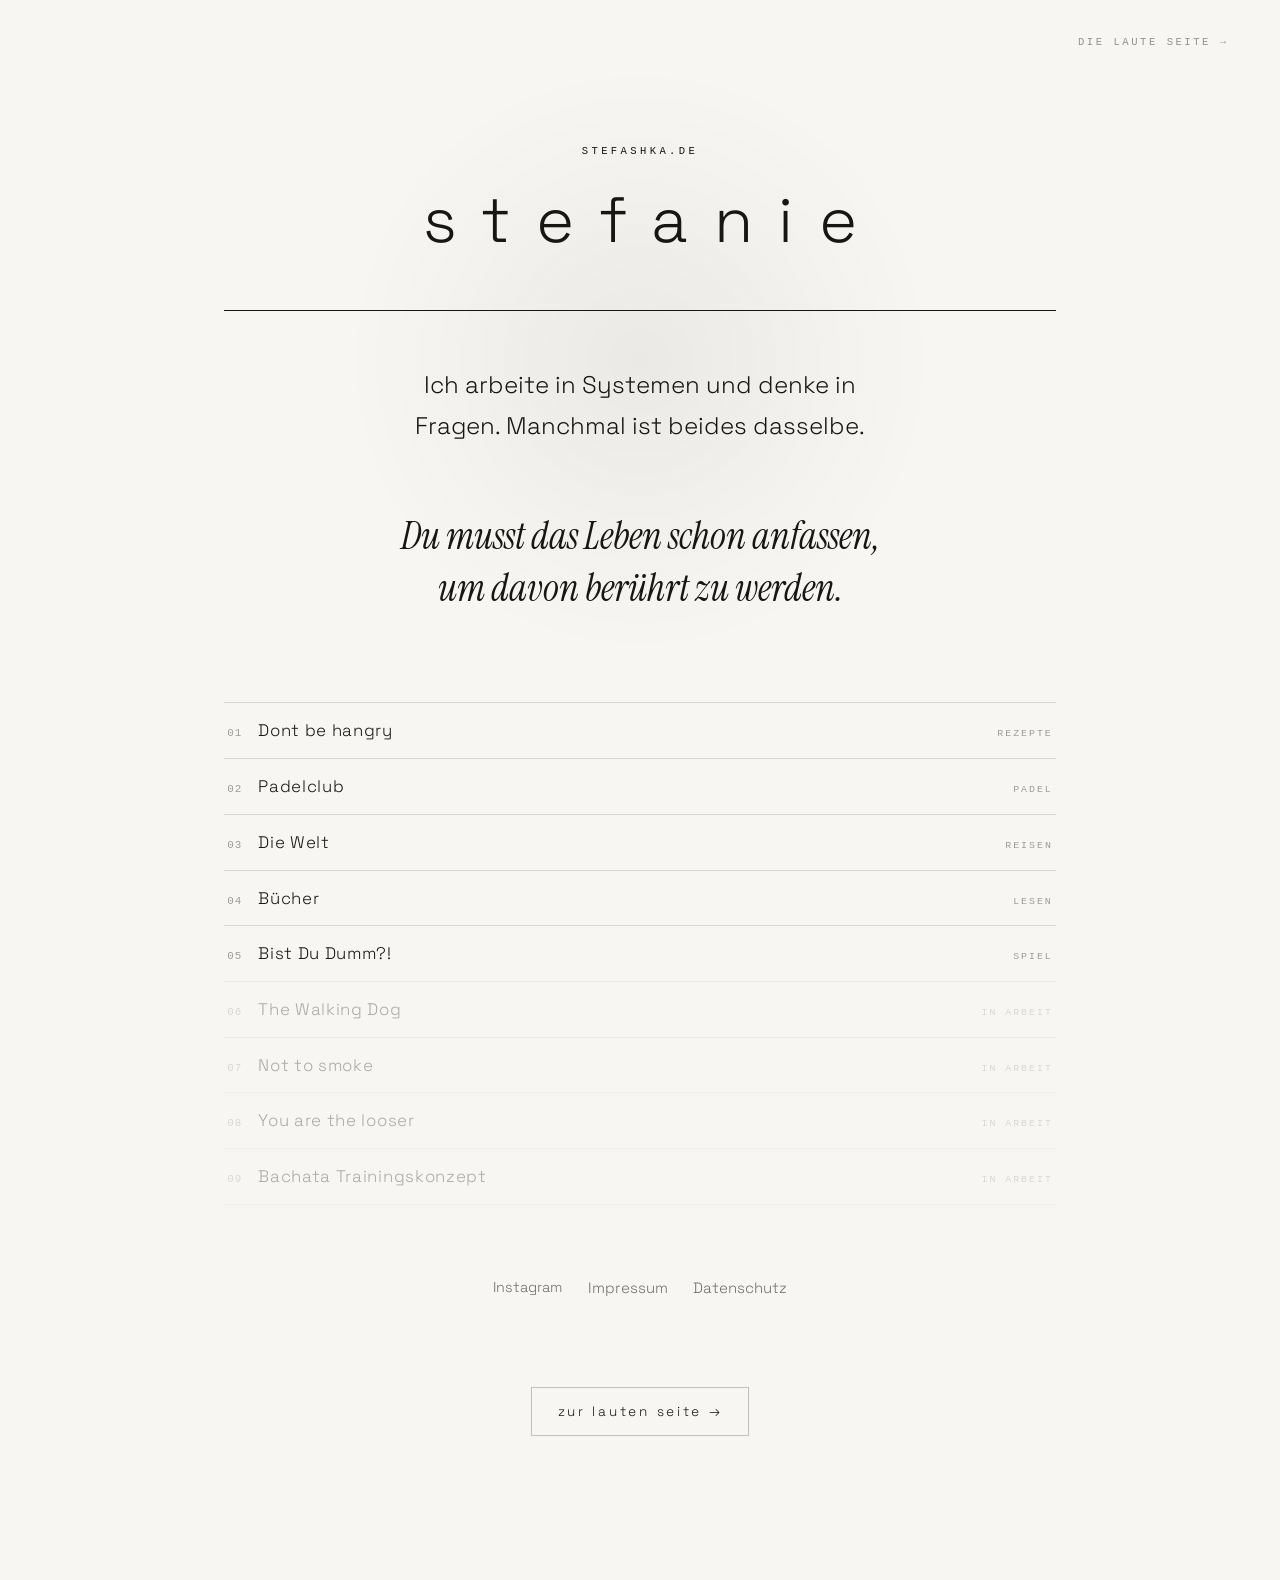
<file: index.html>
<!DOCTYPE html>
<html lang="de" class="ohne-js">
<head>
<meta charset="utf-8">
<meta name="viewport" content="width=device-width,initial-scale=1,viewport-fit=cover">
<title>Stefashka</title>
<meta name="description" content="Chaos is a friend of mine. Hundebetreuung, Rezepte, Kräuter, Spielenotizen und noch ein paar Dinge.">
<meta name="theme-color" content="#F7F6F3">
<meta property="og:type" content="website">
<meta property="og:url" content="https://stefashka.de/">
<meta property="og:title" content="STEF — Chaos is a friend of mine">
<meta property="og:description" content="Eigentlich hab ich alles sehr gut im Griff. Rezepte, Padel, Hunde, Bücher und noch ein paar Dinge.">
<meta property="og:locale" content="de_DE">
<meta name="twitter:card" content="summary_large_image">
<!-- Für schöne Vorschaubilder in WhatsApp/Instagram: og.jpg (1200×630) in den Hauptordner
     legen und die nächste Zeile einkommentieren.
<meta property="og:image" content="https://stefashka.de/og.jpg"> -->
<!-- Dampfender Cappuccino, Tinte auf Papier — dieselben Farben wie die stille Seite.
     Liegt zusätzlich als favicon.svg im Ordner, falls du ihn mal bearbeiten willst. -->
<link rel="icon" href="data:image/svg+xml,%3Csvg xmlns='http://www.w3.org/2000/svg' viewBox='0 0 64 64'%3E%3Crect width='64' height='64' rx='13' fill='%23F7F6F3'/%3E%3Cg fill='none' stroke='%23161614' stroke-width='4.6' stroke-linecap='round'%3E%3Cpath d='M18 25 C15 21 21 18 18 13'/%3E%3Cpath d='M26 24 C23 19 29 16 26 10'/%3E%3Cpath d='M34 25 C31 21 37 18 34 13'/%3E%3C/g%3E%3Cpath d='M11 30 H41 V38 A15 15 0 0 1 26 53 A15 15 0 0 1 11 38 Z' fill='%23161614'/%3E%3Cpath d='M13.5 32.5 H38.5 V36.5 H13.5 Z' fill='%23F7F6F3'/%3E%3Cpath d='M43 34 h3 a7.5 7.5 0 0 1 0 14 h-3' fill='none' stroke='%23161614' stroke-width='5.2' stroke-linecap='round'/%3E%3C/svg%3E">
<link rel="preconnect" href="https://fonts.googleapis.com">
<link rel="preconnect" href="https://fonts.gstatic.com" crossorigin>
<link href="https://fonts.googleapis.com/css2?family=Anybody:ital,wdth,wght@0,50..150,100..900;1,50..150,100..900&family=Space+Grotesk:wght@300..700&family=Instrument+Serif:ital@0;1&display=swap" rel="stylesheet">
<style>
/* ═══════════════════════════════════════════════════════════════════
   STEF.  Startseite.
   ── ALLES WAS DU ÄNDERN WILLST, STEHT GANZ OBEN IM <script> UNTEN.
      (Wörter, Projekte, Zitate, Kontakt)
   ── Farben: siehe PALETTEN im Script.
   ═══════════════════════════════════════════════════════════════════ */

@property --chaos { syntax:'<number>'; inherits:true; initial-value:0.72; }
@property --spin  { syntax:'<angle>';  inherits:true; initial-value:0deg; }

:root{
  --bg:#0A0A0A; --fg:#F4F4F0; --a1:#CCFF00; --a2:#FF00A8; --a3:#00E5FF;
  --chaos:.72;
  --grid: clamp(14px, 3.5vw, 44px);
  --edge: clamp(16px, 4vw, 56px);
  color-scheme: light dark;
}

*,*::before,*::after{ box-sizing:border-box; }
html{ scroll-behavior:smooth; -webkit-text-size-adjust:100%; }
body{
  margin:0; background:var(--bg); color:var(--fg);
  font-family:'Space Grotesk',ui-sans-serif,system-ui,sans-serif;
  font-size:clamp(15px,1.05vw,18px); line-height:1.45;
  overflow-x:clip;
  /* STANDARD = die stille Seite. Die laute schaltet body.laut ein. */
  background:#F7F6F3; color:#161614; cursor:auto;
  transition:background .45s cubic-bezier(.2,.9,.2,1), color .45s;
}
body.laut{ background:var(--bg); color:var(--fg); cursor:none; }
@media (pointer:coarse){ body.laut{ cursor:auto; } }
@media (pointer:coarse){ body{cursor:auto;} }
::selection{ background:var(--a2); color:var(--bg); }
img,svg{ display:block; max-width:100%; }
a{ color:inherit; text-decoration:none; }
h1,h2,h3,p,ul{ margin:0; }
ul{ padding:0; list-style:none; }

.display{ font-family:'Anybody','Space Grotesk',sans-serif; font-weight:900; line-height:.82;
  letter-spacing:-.03em; text-transform:uppercase; }
.serif{ font-family:'Instrument Serif',Georgia,serif; font-weight:400; }
.mono{ font-family:ui-monospace,'SFMono-Regular',Menlo,monospace; font-size:.72rem;
  letter-spacing:.18em; text-transform:uppercase; }

/* ── KORN / GRAIN ───────────────────────────────────────────────── */
#grain{
  position:fixed; inset:-150%; z-index:9000; pointer-events:none; opacity:calc(.10 + var(--chaos)*.16);
  background-image:url("data:image/svg+xml,%3Csvg xmlns='http://www.w3.org/2000/svg' width='300' height='300'%3E%3Cfilter id='n'%3E%3CfeTurbulence type='fractalNoise' baseFrequency='.85' numOctaves='4' stitchTiles='stitch'/%3E%3C/filter%3E%3Crect width='100%25' height='100%25' filter='url(%23n)'/%3E%3C/svg%3E");
  /* Tempo bewusst niedrig: jeder Wechsel blendet den ganzen Bildschirm neu.
     900ms/6 Schritte kostete die Hälfte der Bildrate. */
  animation:grain 2400ms steps(4) infinite; mix-blend-mode:overlay;
}
/* Auf Touchgeräten und bei „Bewegung reduzieren" bleibt das Korn still —
   sieht praktisch gleich aus und spart deutlich Rechenzeit und Akku. */
@media (pointer:coarse){ #grain{ animation:none; } }
@media (prefers-reduced-motion:reduce){ #grain{ animation:none; } }
@keyframes grain{
  0%{transform:translate(0,0)} 20%{transform:translate(-3%,2%)} 40%{transform:translate(2%,-4%)}
  60%{transform:translate(-4%,-2%)} 80%{transform:translate(3%,3%)} 100%{transform:translate(0,0)}
}
#scanlines{
  position:fixed; inset:0; z-index:8999; pointer-events:none; opacity:calc(var(--chaos)*.30);
  background:repeating-linear-gradient(to bottom,rgba(0,0,0,.5) 0 1px,transparent 1px 3px);
  mix-blend-mode:multiply;
}

/* ── CURSOR ─────────────────────────────────────────────────────── */
#cur{ position:fixed; top:0; left:0; z-index:9500; pointer-events:none; mix-blend-mode:difference;
  width:22px; height:22px; margin:-11px 0 0 -11px; border-radius:50%;
  background:#fff; transition:width .18s,height .18s,margin .18s,border-radius .18s; }
#cur.big{ width:104px; height:104px; margin:-52px 0 0 -52px; }
#cur::after{ content:attr(data-l); position:absolute; inset:0; display:grid; place-items:center;
  font:700 10px/1 ui-monospace,monospace; letter-spacing:.14em; color:#000; opacity:0; }
#cur.big::after{ opacity:1; }
#curTrail{ position:fixed; top:0; left:0; z-index:9490; pointer-events:none; width:44px; height:44px;
  margin:-22px 0 0 -22px; border:1px solid var(--a1); border-radius:50%;
  opacity:calc(.25 + var(--chaos)*.6); }
@media (pointer:coarse){ #cur,#curTrail{display:none} }

/* ── LOADER ─────────────────────────────────────────────────────── */
#boot{ position:fixed; inset:0; z-index:9800; background:var(--bg); display:grid; place-items:center;
  transition:opacity .5s .1s, visibility .5s .1s; }
#boot.gone{ opacity:0; visibility:hidden; }
/* Ohne JavaScript gäbe es niemanden, der den Ladeschirm wegnimmt — also
   zeigen wir ihn dann gar nicht erst. */
.ohne-js #boot{ display:none; }
#boot .n{ font-family:'Anybody',sans-serif; font-weight:900; font-size:clamp(4rem,22vw,18rem);
  line-height:.8; color:var(--a1); font-variation-settings:'wdth' 60; }
#boot .t{ margin-top:1rem; color:var(--fg); opacity:.6; }

/* ── HEADER ─────────────────────────────────────────────────────── */
header{ position:fixed; top:0; left:0; right:0; z-index:8000; display:flex; align-items:center;
  justify-content:flex-end; gap:1rem; padding:.7rem var(--edge);
  mix-blend-mode:difference; }
.hnav{ display:flex; align-items:center; gap:.6rem; color:#fff; }
.hnav a{ padding:.55rem .45rem; }               /* mind. 44px Tippziel */
.hnav .k{ opacity:.55; }
@media(max-width:820px){ .hnav .k{display:none} }

/* ── CHAOS SLIDER (das Herzstück) ───────────────────────────────── */
#ctrl{ position:fixed; z-index:8100; right:var(--edge); bottom:calc(var(--edge)*.7);
  display:flex; flex-direction:column; align-items:flex-end; gap:.4rem;
  padding:.7rem .8rem; border:1px solid color-mix(in oklab,var(--fg) 30%,transparent);
  background:color-mix(in oklab,var(--bg) 72%,transparent); backdrop-filter:blur(12px) saturate(1.6); }
#ctrl .lbl{ display:flex; justify-content:space-between; align-items:baseline;
  width:min(52vw,290px); gap:.8rem;
  font-family:'Anybody',sans-serif; font-weight:900; text-transform:uppercase;
  letter-spacing:-.02em; font-size:clamp(.95rem,1.5vw,1.35rem); line-height:1; }
#ctrl .lbl span{ transition:opacity .3s,color .3s,font-variation-settings .3s; }
#ctrl .lo{ opacity:calc(.28 + (1 - var(--chaos))*.72); color:var(--a3);
  font-variation-settings:'wdth' calc(80 + (1 - var(--chaos))*60); }
#ctrl .hi{ opacity:calc(.28 + var(--chaos)*.72); color:var(--a2);
  font-variation-settings:'wdth' calc(80 + var(--chaos)*60); }
#slider{ -webkit-appearance:none; appearance:none; width:min(52vw,290px); height:28px;
  background:linear-gradient(to right,var(--a3),var(--a2)) center/100% 5px no-repeat;
  outline:none; cursor:none; }   /* Balken bleibt dünn, Trefferfläche wird hoch */
#slider::-webkit-slider-thumb{ -webkit-appearance:none; width:16px; height:26px; background:var(--fg);
  border:0; cursor:none; }
#slider::-moz-range-thumb{ width:16px; height:26px; background:var(--fg); border:0; border-radius:0; }
#panic{ position:fixed; z-index:8100; left:var(--edge); bottom:calc(var(--edge)*.7);
  border:1px solid color-mix(in oklab,var(--fg) 40%,transparent); color:var(--fg); padding:.55rem .9rem;
  background:color-mix(in oklab,var(--bg) 72%,transparent); backdrop-filter:blur(12px);
  font:inherit; cursor:none; transition:.2s; }
#panic:hover{ background:var(--fg); color:var(--bg); }
@media(max-width:640px){ #ctrl{left:var(--edge); right:var(--edge);} #ctrl .lbl,#slider{width:100%} }
/* Auf dem Handy wandert „ZU VIEL?" in die Reglerleiste — sonst wäre der Ruhe-Modus dort nicht erreichbar */
#ctrl > #panic{ position:static; inset:auto; margin-top:.55rem; align-self:stretch; text-align:center;
  padding:.5rem .7rem; font-size:.82rem; backdrop-filter:none;
  background:transparent; }

/* ── HERO ───────────────────────────────────────────────────────── */
#hero{ position:relative; min-height:100svh; display:flex; flex-direction:column;
  justify-content:center; padding:6rem var(--edge) 4rem; overflow:clip; }

#name{ position:relative; z-index:2; display:flex; flex-wrap:wrap; gap:0;
  font-family:'Anybody',sans-serif; font-weight:900; line-height:.78;
  font-size:clamp(5rem,29vw,26rem); letter-spacing:-.045em; text-transform:uppercase; }
#name span{ display:inline-block; will-change:transform,font-variation-settings;
  font-variation-settings:'wght' 900,'wdth' 100; }
#name span:nth-child(even){ color:var(--a1); }

.claim{ position:relative; z-index:2; margin-top:clamp(1rem,3vw,2rem); max-width:62ch;
  font-size:clamp(1.05rem,2vw,1.6rem); text-wrap:balance;
  transform:rotate(calc(var(--chaos)*-1.2deg)); }
.claim em{ font-family:'Instrument Serif',serif; font-style:italic; color:var(--a2); }
.hero-meta{ position:relative; z-index:2; margin-top:2rem; display:flex; flex-wrap:wrap; gap:.5rem .9rem; }
.hero-meta i{ font-style:normal; border:1px solid color-mix(in oklab,var(--fg) 35%,transparent);
  padding:.25rem .6rem; transform:rotate(calc(var(--chaos)*var(--r,1deg))); }
.scrollhint{ position:absolute; left:50%; translate:-50% 0; bottom:1.6rem; z-index:2; opacity:.55;
  animation:bob 2.4s ease-in-out infinite; white-space:nowrap; }
@media(max-width:640px){
  /* etwas kürzer, damit das Band zur anderen Seite direkt sichtbar ist */
  #hero{ min-height:74svh; padding:5rem var(--edge) 2.5rem; justify-content:center; }
  .scrollhint{ display:none; }
}
@keyframes bob{ 50%{transform:translateY(8px)} }

/* ── MARQUEE ────────────────────────────────────────────────────── */
.mq{ position:relative; overflow:clip; border-top:1px solid color-mix(in oklab,var(--fg) 25%,transparent);
  border-bottom:1px solid color-mix(in oklab,var(--fg) 25%,transparent); padding:.5rem 0;
  background:var(--bg); }
.mq.inv{ background:var(--a1); color:var(--bg); border-color:var(--a1); }
.mq-in{ display:flex; width:max-content; gap:3rem; white-space:nowrap;
  font-family:'Anybody',sans-serif; font-weight:800; text-transform:uppercase;
  font-size:clamp(1.4rem,4.4vw,3.4rem); line-height:1; letter-spacing:-.02em; }
.mq-in span::after{ content:'✳'; margin-left:3rem; opacity:.5; }

/* ── SECTION SHELL ──────────────────────────────────────────────── */
section{ position:relative; }
.pad{ padding:clamp(4rem,11vw,10rem) var(--edge); }
.eyebrow{ display:flex; align-items:center; gap:.7rem; margin-bottom:1.6rem; opacity:.7; }
.eyebrow::after{ content:''; flex:1; height:1px; background:currentColor; opacity:.3; }
/* Abschnitts-Überschriften: groß, aber leicht — nicht mehr als Klotz */
h2.big{ font-family:'Anybody',sans-serif; font-weight:500; text-transform:uppercase;
  font-variation-settings:'wght' 460,'wdth' 92;
  font-size:clamp(1.9rem,6.2vw,5rem); line-height:.98; letter-spacing:-.015em;
  text-wrap:balance; }

/* ── WORTWOLKE ──────────────────────────────────────────────────── */
#cloudWrap{ padding:clamp(3rem,7vw,6rem) var(--edge) 1rem; }
#cloud{ position:relative; height:min(78svh,760px); margin-top:1.5rem;
  border:1px dashed color-mix(in oklab,var(--fg) 25%,transparent); overflow:hidden;
  touch-action:none; }
/* Auf Touch-Geräten muss Scrollen immer gewinnen */
@media (pointer:coarse){ #cloud{ touch-action:pan-y pinch-zoom; height:min(58svh,460px); } }
.w{ position:absolute; top:0; left:0; will-change:transform;
  font-family:'Anybody',sans-serif; font-weight:800; text-transform:uppercase;
  padding:.18em .45em; border:1px solid currentColor; white-space:nowrap; user-select:none;
  cursor:none; background:var(--bg); }
.w.s1{ font-size:clamp(.85rem,2.1vw,1.5rem); }
.w.s2{ font-size:clamp(1.1rem,3.4vw,2.6rem); }
.w.s3{ font-size:clamp(1.5rem,5vw,4rem); font-variation-settings:'wdth' 78; }
.w.fill{ background:var(--a1); color:var(--bg); border-color:var(--a1); }
.w.fill2{ background:var(--a2); color:var(--bg); border-color:var(--a2); }
.w.out{ background:transparent; color:transparent; border-color:var(--fg);
  -webkit-text-stroke:1.4px var(--fg); }
.w.rain{ background:linear-gradient(90deg,#ff0059,#ff8a00,#ffe600,#00e36a,#00b3ff,#8b5cff,#ff0059);
  background-size:400% 100%; color:#000; border:0; animation:rain 5s linear infinite; }
@keyframes rain{ to{background-position:400% 0} }
.w.glitchy{ color:var(--a3); text-shadow:2px 0 var(--a2),-2px 0 var(--a1); }
.w.serifw{ font-family:'Instrument Serif',serif; font-style:italic; font-weight:400; text-transform:none;
  border-style:dotted; }
/* KONTROLLE: alles gleich groß, brav in Reih und Glied */
#cloud.order .w{ font-size:clamp(.8rem,1.4vw,1.05rem) !important;
  font-variation-settings:'wdth' 100 !important; font-weight:700 !important;
  animation:none !important; text-shadow:none !important; }
#cloud.order .w.serifw{ font-size:clamp(.8rem,1.4vw,1.05rem) !important; }
#cloudHint{ display:flex; justify-content:space-between; flex-wrap:wrap; gap:.6rem; margin-top:.6rem; opacity:.55; }

/* ── PROJEKTE ───────────────────────────────────────────────────── */
#work{ border-top:1px solid color-mix(in oklab,var(--fg) 25%,transparent); }
.row{ position:relative; display:block; border-bottom:1px solid color-mix(in oklab,var(--fg) 25%,transparent);
  padding:clamp(1.4rem,3.6vw,2.6rem) var(--edge); overflow:clip;
  transition:background .35s,color .35s,padding .35s; }
.row .top{ display:flex; align-items:baseline; gap:clamp(.8rem,2.5vw,2rem); flex-wrap:wrap; }
.row .num{ opacity:.5; }
.row h3{ font-family:'Anybody',sans-serif; font-weight:500; text-transform:uppercase;
  font-size:clamp(1.5rem,5.2vw,4rem); line-height:1.02; letter-spacing:-.015em;
  transition:font-variation-settings .35s,transform .35s;
  font-variation-settings:'wght' 460,'wdth' 94; }
.row .kat{ margin-left:auto; opacity:.65; }
.row .sub{ margin-top:.5rem; max-width:52ch; opacity:.75; }
.row .slide{ position:absolute; inset:0; background:var(--a1); transform:translateY(101%);
  transition:transform .45s cubic-bezier(.2,.9,.2,1); z-index:-1; }
.row:hover .slide,.row:focus-visible .slide{ transform:translateY(0); }
.row:hover,.row:focus-visible{ color:var(--bg); }
.row:hover h3{ font-variation-settings:'wght' 700,'wdth' 112;
  transform:translateX(calc(var(--chaos)*14px)); }
.row:hover .num{ opacity:1; }
/* Noch nicht fertig: nicht verlinkt, klar gekennzeichnet */
.row.bau{ cursor:default; }
.row.bau h3{ color:transparent; -webkit-text-stroke:1px color-mix(in oklab,var(--fg) 60%,transparent); }
.row.bau .sub{ opacity:.45; }
.row.bau .bau{ color:var(--a3); font-weight:400; }
.row.bau:hover .slide{ transform:translateY(101%); }
.row.bau:hover{ color:inherit; }
.row.bau:hover h3{ font-variation-settings:'wght' 460,'wdth' 94; transform:none;
  -webkit-text-stroke-color:var(--a3); }

/* ── BAND ZUR ANDEREN SEITE ─────────────────────────────────────── */
#andereBtn{ position:relative; display:block; width:100%; border:0; padding:0; margin:0;
  cursor:none; font:inherit; color:var(--bg); background:var(--a2); overflow:clip;
  min-height:clamp(6.5rem,15vw,12rem); text-align:left;
  border-top:1px solid color-mix(in oklab,var(--fg) 25%,transparent);
  border-bottom:1px solid color-mix(in oklab,var(--fg) 25%,transparent); }
.ab-laut{ position:absolute; inset:0; display:flex; align-items:center; overflow:clip;
  transition:opacity .5s cubic-bezier(.2,.9,.2,1); }
.ab-lauf{ display:flex; width:max-content; white-space:nowrap; gap:2.5rem;
  font-family:'Anybody',sans-serif; font-weight:900; text-transform:uppercase;
  font-size:clamp(2.2rem,8.5vw,6.5rem); line-height:1; letter-spacing:-.03em; }
/* Die stille Ebene liegt darüber und blendet beim Berühren auf */
.ab-still{ position:absolute; inset:0; display:flex; flex-direction:column;
  align-items:center; justify-content:center; gap:1.1rem; padding:1.5rem var(--edge);
  background:#F7F6F3; color:#161614; opacity:0; transition:opacity .55s cubic-bezier(.2,.9,.2,1); }
.ab-titel{ font-family:'Space Grotesk',sans-serif; font-weight:300;
  font-size:clamp(.95rem,2.6vw,1.7rem); letter-spacing:.34em; text-transform:lowercase;
  text-align:center; transition:letter-spacing .7s cubic-bezier(.2,.9,.2,1); }
.ab-sub{ font-family:ui-monospace,Menlo,monospace; font-size:.66rem; letter-spacing:.24em;
  text-transform:uppercase; opacity:.5; }
#andereBtn:hover .ab-laut,#andereBtn:focus-visible .ab-laut{ opacity:0; }
#andereBtn:hover .ab-still,#andereBtn:focus-visible .ab-still{ opacity:1; }
#andereBtn:hover .ab-titel{ letter-spacing:.46em; }
#andereBtn:focus-visible{ outline:2px solid var(--a1); outline-offset:-4px; }

@media (pointer:coarse){   /* ohne Hover: beide Ebenen nebeneinander zeigen */
  #andereBtn{ min-height:0; }
  .ab-laut{ position:relative; height:clamp(3.2rem,13vw,5rem); }
  .ab-still{ position:relative; opacity:1; inset:auto; padding:1.4rem var(--edge); }
}

/* ── DIE ANDERE SEITE ───────────────────────────────────────────── */
/* Die stille Seite liegt immer da — nur unsichtbar und hinter der lauten */
/* Die stille Seite ist die Startseite. Die laute liegt daneben und wird
   erst sichtbar, wenn man den Knopf unten drückt (oder ESC tippt). */
#chaos{ display:none; position:relative; z-index:2; }
#andere{ position:relative; min-height:100svh; display:grid; place-items:center;
  padding:clamp(4rem,12vw,9rem) var(--edge); background:#F7F6F3; color:#161614; }
body.laut #chaos{ display:block; }
body.laut #andere{ display:none !important; }
body:not(.laut) header,body:not(.laut) #panic,body:not(.laut) #ctrl,
body:not(.laut) #grain,body:not(.laut) #scanlines,body:not(.laut) #disco,
body:not(.laut) #cur,body:not(.laut) #curTrail,body:not(.laut) #help,
body:not(.laut) #boot{ display:none !important; }
#aLicht{ position:fixed; inset:0; pointer-events:none; z-index:0;
  background:radial-gradient(420px circle at var(--lx,50%) var(--ly,40%),
    rgba(22,22,20,.055), transparent 70%); }
.a-in{ position:relative; z-index:1; width:100%; max-width:52rem; text-align:center;
  font-family:'Space Grotesk',sans-serif; font-weight:300; }
.a-eyebrow{ font-family:ui-monospace,Menlo,monospace; font-size:.66rem; letter-spacing:.32em;
  text-transform:uppercase; opacity:.45; animation:atmen 7s ease-in-out infinite 2s; }
@keyframes atmen{ 50%{opacity:.75} }
.a-name{ margin-top:1.6rem; font-weight:300; text-transform:lowercase;
  font-size:clamp(1.7rem,6.5vw,4rem); letter-spacing:.4em; line-height:1.1;
  text-indent:.4em; }
.a-rule{ display:block; width:100%; height:1px; margin:clamp(2rem,5vw,3.4rem) 0;
  background:currentColor; opacity:.18; transform-origin:center; }
.a-lead{ font-size:clamp(1.05rem,2.4vw,1.5rem); line-height:1.7; max-width:34ch;
  margin-inline:auto; text-wrap:balance; }
.a-quote{ margin-top:clamp(2.2rem,6vw,4rem); font-family:'Instrument Serif',Georgia,serif;
  font-style:italic; font-weight:400; font-size:clamp(1.35rem,3.6vw,2.4rem); line-height:1.35;
  opacity:.8; }
.a-index{ margin:clamp(3.2rem,8vw,5.5rem) 0 clamp(2.4rem,6vw,4rem); text-align:left; }
.a-index a,.a-index span.aus{ display:flex; align-items:baseline; gap:1rem;
  padding:.95rem .2rem; border-top:1px solid color-mix(in oklab,#161614 14%,transparent);
  font-size:clamp(.9rem,1.9vw,1.05rem); letter-spacing:.04em;
  transition:letter-spacing .5s cubic-bezier(.2,.9,.2,1),padding-left .5s,opacity .4s; }
.a-index a:last-child,.a-index span.aus:last-child{
  border-bottom:1px solid color-mix(in oklab,#161614 14%,transparent); }
.a-index .n{ font-family:ui-monospace,Menlo,monospace; font-size:.68rem; opacity:.4;
  letter-spacing:.1em; }
.a-index .k{ margin-left:auto; font-family:ui-monospace,Menlo,monospace; font-size:.62rem;
  letter-spacing:.2em; text-transform:uppercase; opacity:.4; }
.a-index a:hover{ letter-spacing:.13em; padding-left:1.1rem; }
.a-index span.aus{ opacity:.34; }
.a-meta{ font-family:ui-monospace,Menlo,monospace; font-size:.66rem; letter-spacing:.24em;
  text-transform:uppercase; opacity:.4; }
.a-links{ margin-top:.9rem; display:flex; justify-content:center; gap:1.6rem; flex-wrap:wrap; }
.a-links a,.a-links button{ font-size:.9rem; opacity:.6; border-bottom:1px solid transparent;
  display:inline-block; padding:.5rem 0; transition:opacity .3s,border-color .3s; }
.a-links a:hover,.a-links button:hover{ opacity:1; border-bottom-color:currentColor; }
#zurueck{ margin-top:clamp(3rem,8vw,5rem); font:inherit; font-size:.85rem; letter-spacing:.2em;
  text-transform:lowercase; background:transparent; color:inherit; cursor:pointer;
  border:1px solid color-mix(in oklab,#161614 24%,transparent);
  padding:.85rem 1.6rem; transition:.3s; }
#zurueck:hover{ background:#161614; color:#F7F6F3; letter-spacing:.26em; }
/* Derselbe Weg, nur schon im ersten Bildschirm — sonst wäre die laute
   Seite erst nach dem ganzen Index zu finden. Bleibt beim Scrollen oben. */
#laut2{ position:fixed; top:clamp(12px,2vw,24px); right:clamp(10px,3.4vw,44px); z-index:800;
  font-family:ui-monospace,Menlo,monospace; font-size:.66rem; letter-spacing:.24em;
  text-transform:uppercase; color:#161614; opacity:.45; background:transparent; border:0;
  padding:.75rem .5rem; cursor:pointer; -webkit-tap-highlight-color:transparent;
  transition:opacity .35s,letter-spacing .5s cubic-bezier(.2,.9,.2,1); }
#laut2:hover,#laut2:focus-visible{ opacity:1; letter-spacing:.32em; }
#laut2:focus-visible{ outline:1px solid #161614; outline-offset:2px; }
body.laut #laut2{ display:none !important; }
/* Sanftes Auftauchen, gestaffelt */
/* Ohne JavaScript gibt es niemanden, der das Einblenden auslöst —
   dann steht alles sofort da. */
.ohne-js .r{ opacity:1 !important; transform:none !important; }
.r{ opacity:0; transform:translateY(14px); will-change:opacity,transform;
  transition:opacity 1s cubic-bezier(.16,1,.3,1) var(--d,0ms),
             transform 1s cubic-bezier(.16,1,.3,1) var(--d,0ms); }
.r.on{ opacity:1; transform:none; }
.a-rule.r{ transform:scaleX(0); }        /* die Linie zeichnet sich, statt zu rutschen */
.a-rule.r.on{ transform:scaleX(1); }
.ab-lauf{ animation:bandlauf 55s linear infinite; }   /* Tempo hier: größer = langsamer */
@keyframes bandlauf{ to{ transform:translateX(-50%) } }

/* ── ZITAT ──────────────────────────────────────────────────────── */
#quote{ padding:clamp(6rem,16vw,14rem) var(--edge); text-align:center; }
#quote p{ font-family:'Anybody',sans-serif; font-weight:600; text-transform:uppercase;
  font-variation-settings:'wght' 560,'wdth' 96;
  font-size:clamp(1.4rem,5vw,4.2rem); line-height:1.05; letter-spacing:-.015em;
  text-wrap:balance; }
#quote p b{ font-weight:900; color:var(--a2); }
#quote .wort{ display:inline-block; white-space:nowrap; }
#quote .ch{ display:inline-block; opacity:.12; transform:translateY(.25em);
  transition:opacity .5s,transform .5s; }
#quote .ch.on{ opacity:1; transform:none; }

/* ── ÜBER ───────────────────────────────────────────────────────── */
#about .cols{ display:grid; grid-template-columns:repeat(auto-fit,minmax(min(100%,260px),1fr));
  gap:clamp(1.4rem,4vw,3rem); margin-top:2.5rem; }
#about .cols div{ border-top:2px solid var(--a1); padding-top:.9rem; }
#about .cols h4{ margin:0 0 .4rem; font-family:'Anybody',sans-serif; font-weight:800;
  text-transform:uppercase; font-size:1.1rem; }
#about .cols p{ opacity:.75; }

/* ── IMPRESSUM / DATENSCHUTZ ALS OVERLAY ────────────────────────── */
#doku{ --dk-bg:#F7F6F3; --dk-fg:#161614; --dk-ak:#161614;
  position:fixed; inset:0; z-index:9650; display:none; padding:var(--edge);
  background:color-mix(in oklab,var(--dk-bg) 90%,transparent); backdrop-filter:blur(16px);
  overflow-y:auto; overscroll-behavior:contain; color:var(--dk-fg); }
body.laut #doku{ --dk-bg:var(--bg); --dk-fg:var(--fg); --dk-ak:var(--a1); }
#doku.on{ display:block; }
#doku .box{ max-width:68ch; margin:0 auto; background:var(--dk-bg);
  border:1px solid color-mix(in oklab,var(--dk-fg) 30%,transparent);
  padding:clamp(1.3rem,4vw,2.6rem); position:relative; }
#doku .zu{ position:sticky; top:0; float:right; margin:-.4rem -.4rem 0 1rem;
  font:inherit; font-size:1.4rem; line-height:1; background:transparent; color:inherit;
  border:1px solid color-mix(in oklab,var(--dk-fg) 30%,transparent);
  width:2rem; height:2rem; cursor:pointer; }
#doku .zu:hover{ background:var(--dk-fg); color:var(--dk-bg); }
#doku h3{ font-family:'Anybody',sans-serif; font-weight:500; text-transform:uppercase;
  font-variation-settings:'wght' 460,'wdth' 92; letter-spacing:-.01em;
  font-size:clamp(1.5rem,4.5vw,2.4rem); line-height:1; margin:0 0 1.4rem; }
#doku h4{ font-family:ui-monospace,Menlo,monospace; font-size:.7rem; letter-spacing:.18em;
  text-transform:uppercase; color:var(--dk-ak); margin:1.6rem 0 .4rem; }
#doku p{ margin:0 0 .7rem; font-size:.95rem; line-height:1.6; }
#doku ul{ margin:0 0 .7rem; padding-left:1.1rem; list-style:disc; font-size:.95rem; }
#doku li{ margin-bottom:.2rem; }
#doku .fehlt{ background:color-mix(in oklab,var(--a2) 20%,transparent);
  border-bottom:1px solid var(--a2); padding:0 .25em; font-style:normal; }
#doku .tab{ display:flex; gap:.4rem; margin-bottom:1.6rem; flex-wrap:wrap; }
#doku .tab button{ font:inherit; font-size:.8rem; padding:.4rem .8rem; cursor:pointer;
  background:transparent; color:inherit;
  border:1px solid color-mix(in oklab,var(--dk-fg) 30%,transparent); }
#doku .tab button[aria-pressed="true"]{ background:var(--dk-fg); color:var(--dk-bg); }
/* In Text-Overlays braucht man einen echten Zeiger — der eigene Blob liegt
   sonst UNTER dem Overlay und ist unsichtbar. Also: Systemzeiger an, Blob aus. */
#doku,#doku *,#help,#help *{ cursor:auto; }
#doku button,#doku a,#doku .zu,#help button,#help a{ cursor:pointer; }
body.overlay #cur,body.overlay #curTrail{ opacity:0; }
#doku section{ display:none; } #doku section.on{ display:block; }
footer button.u,.a-links button{ font:inherit; background:transparent; color:inherit;
  border:0; padding:0; cursor:pointer; }
footer button.u{ border-bottom:1px solid currentColor; }
footer button.u:hover{ color:var(--a2); }

/* ── FOOTER ─────────────────────────────────────────────────────── */
footer{ border-top:1px solid color-mix(in oklab,var(--fg) 25%,transparent);
  padding:clamp(3rem,8vw,6rem) var(--edge) 7rem; }
footer .big404{ font-family:'Anybody',sans-serif; font-weight:900; font-size:clamp(4rem,20vw,16rem);
  line-height:.8; color:transparent; -webkit-text-stroke:1px color-mix(in oklab,var(--fg) 40%,transparent); }
footer .fl{ display:flex; flex-wrap:wrap; gap:1rem 2rem; margin-top:2rem; }
footer a.u,footer button.u{ border-bottom:1px solid currentColor;
  display:inline-block; padding:.5rem 0; }
footer a.u:hover,footer button.u:hover{ color:var(--a2); }

/* ── OVERLAYS ───────────────────────────────────────────────────── */
#help{ position:fixed; inset:0; z-index:9600; display:none; place-items:center; padding:var(--edge);
  background:color-mix(in oklab,var(--bg) 88%,transparent); backdrop-filter:blur(16px); }
#help.on{ display:grid; }
#help .box{ max-width:640px; border:1px solid var(--a1); padding:clamp(1.4rem,4vw,2.6rem); background:var(--bg); }
#help h3{ font-family:'Anybody',sans-serif; font-weight:900; text-transform:uppercase;
  font-size:clamp(1.6rem,5vw,2.6rem); margin-bottom:1rem; }
#help li{ display:flex; gap:1rem; padding:.35rem 0; border-bottom:1px dotted color-mix(in oklab,var(--fg) 25%,transparent); }
#help kbd{ min-width:2.2em; text-align:center; border:1px solid currentColor; padding:0 .35em;
  font:600 .8rem/1.6 ui-monospace,monospace; }

#disco{ position:fixed; inset:0; z-index:7000; pointer-events:none; opacity:0; transition:opacity .6s;
  background:
   radial-gradient(circle at 18% 22%, color-mix(in oklab,var(--a2) 70%,transparent) 0 6px, transparent 7px),
   radial-gradient(circle at 72% 34%, color-mix(in oklab,var(--a3) 70%,transparent) 0 9px, transparent 10px),
   radial-gradient(circle at 44% 78%, color-mix(in oklab,var(--a1) 70%,transparent) 0 7px, transparent 8px),
   conic-gradient(from var(--spin), #ff0059,#ff8a00,#ffe600,#00e36a,#00b3ff,#8b5cff,#ff0059);
  background-blend-mode:screen; mix-blend-mode:color-dodge; }
body.disco #disco{ opacity:.32; animation:spin 6s linear infinite; }
@keyframes spin{ to{--spin:360deg} }
body.disco .mq-in{ animation:hue 3s linear infinite; }
@keyframes hue{ to{filter:hue-rotate(360deg)} }


/* ── CHAOS-EXPLOSION ────────────────────────────────────────────── */
body.shake{ animation:sh .18s infinite; }
@keyframes sh{ 0%{transform:translate(0)} 25%{transform:translate(3px,-2px)}
  50%{transform:translate(-2px,3px)} 75%{transform:translate(2px,2px)} 100%{transform:translate(0)} }

/* ── HANDY ──────────────────────────────────────────────────────── */
.nurtouch{ display:none; }
@media (pointer:coarse){ .nurmaus{ display:none; } .nurtouch{ display:inline; } }
@media (max-width:640px){
  body.laut{ padding-bottom:7.5rem; }   /* Platz für den Regler unten */
  #cloudWrap{ padding-bottom:.5rem; }
  #cloudHint{ font-size:.62rem; }
  .row{ padding-left:var(--edge); padding-right:var(--edge); }
  .row .kat{ margin-left:0; width:100%; }
  .row.bau h3{ -webkit-text-stroke-width:1px; }
  #quote{ padding-left:var(--edge); padding-right:var(--edge); }
  .a-name{ letter-spacing:.28em; text-indent:.28em; }
  .a-index a,.a-index span.aus{ flex-wrap:wrap; gap:.35rem .8rem; }
  .a-index .k{ margin-left:0; width:100%; }
}

@media (prefers-reduced-motion:reduce){
  *{ animation-duration:.01ms !important; animation-iteration-count:1 !important; transition-duration:.01ms !important; }
  html{ scroll-behavior:auto; }
}
@view-transition{ navigation:auto; }
</style>
</head>
<body>

<div id="boot"><div style="text-align:center"><div class="n" id="bootN">00</div><div class="t mono">LADE ZU VIEL PERSÖNLICHKEIT…</div></div></div>

<div id="grain"></div><div id="scanlines"></div><div id="disco"></div>
<div id="curTrail"></div><div id="cur" data-l="LOS"></div>

<header>
  <nav class="hnav mono">
    <span class="k">F FARBE</span><span class="k">C CHAOS</span><span class="k">D DISCO</span>
    <a href="#work">PROJEKTE</a><a href="#" id="helpBtn">?</a>
  </nav>
</header>

<button id="panic" class="mono">ZU VIEL? →</button>

<div id="ctrl">
  <div class="lbl mono"><span class="lo">KONTROLLE</span><span class="hi">CHAOS</span></div>
  <input id="slider" type="range" min="0" max="100" value="72" aria-label="Chaos-Regler">
</div>

<div id="chaos">

<!-- ══ HERO ══════════════════════════════════════════════════════ -->
<section id="hero">
  <h1 id="name" aria-label="Stef">STEF</h1>

  <p class="claim">Chaos is a friend of mine. <em>Eigentlich</em> hab ich alles sehr gut im Griff —
    ich brauch nur ab und zu Action. Und lande dann in Situationen, zu denen mein Kumpel
    nur sagt: <em>„So willsch es doch."</em> Hat er ja recht. Hier liegt alles rum, was dabei rauskommt.</p>
  <div class="hero-meta mono">
    <i style="--r:-1.4deg">HEAD OF IT</i><i style="--r:1.1deg">DOG &amp; HORSE LOVER</i>
    <i style="--r:-.7deg">TÄNZERIN</i><i style="--r:1.6deg">PHILOSOPHIN</i>
    <i style="--r:-1.1deg">EIGENTLICH SINGLE</i><i style="--r:1.2deg">NOCH EIN URLAUB</i>
    <i style="--r:-1.5deg">ICH KANN DAS SELBST</i>
  </div>
  <div class="scrollhint mono">↓ RUNTER. DA IST MEHR.</div>
</section>

<!-- ══ DER ÜBERGANG ══════════════════════════════════════════════ -->
<button id="andereBtn" type="button">
  <span class="ab-laut" aria-hidden="true"><span class="ab-lauf"></span></span>
  <span class="ab-still">
    <span class="ab-titel">die andere seite von stef</span>
    <span class="ab-sub">leiser · langsamer · auch ich →</span>
  </span>
</button>


<!-- ══ WORTWOLKE ═════════════════════════════════════════════════ -->
<section id="cloudWrap">
  <div class="eyebrow mono"><span>01 — DAS BIN ICH, UNGEFÄHR</span></div>
  <h2 class="big">Such dir<br>was aus.</h2>
  <div id="cloud"></div>
  <div id="cloudHint" class="mono">
    <span class="nurmaus">↖ ANFASSEN. WERFEN. KAPUTTMACHEN.</span>
    <span class="nurtouch">↑ ANTIPPEN = ANSTOSSEN. SCROLLEN GEHT NORMAL.</span>
    <span>REGLER UNTEN → ORDNUNG</span>
  </div>
</section>

<div class="mq inv" id="mq2"><div class="mq-in"></div></div>

<!-- ══ PROJEKTE ══════════════════════════════════════════════════ -->
<section id="work">
  <div class="pad" style="padding-bottom:clamp(1.5rem,4vw,3rem)">
    <div class="eyebrow mono"><span>02 — DIE DINGE DIE ICH MACHE</span></div>
    <h2 class="big">Klick<br>irgendwo.</h2>
  </div>
  <div id="rows"></div>
</section>


<!-- ══ ZITAT ═════════════════════════════════════════════════════ -->
<section id="quote"><p id="quoteP">Du musst das Leben schon anfassen, um davon berührt zu werden.</p></section>

<div class="mq" id="mq3"><div class="mq-in"></div></div>

<!-- ══ ÜBER ══════════════════════════════════════════════════════ -->
<section id="about" class="pad">
  <div class="eyebrow mono"><span>03 — WER FRAGT?</span></div>
  <h2 class="big">Ich bin nicht<br>deine Therapeutin.</h2>
  <div class="cols">
    <div><h4>Beruflich</h4><p>Head of IT. Ja, wirklich. Nein, ich repariere deinen Drucker nicht.
      Ich sortiere Systeme, damit andere in Ruhe arbeiten können.</p></div>
    <div><h4>Denken</h4><p>Philosophin im Alltag: ich zerdenke Dinge gern, meistens zu lange,
      manchmal genau richtig. Overthinking mit besserem Namen.</p></div>
    <div><h4>Antrieb</h4><p>Optimistin. Cappuccino am Morgen, Acai wenn ich mich gut benehme,
      und ein Koffer, der eigentlich nie ganz ausgepackt ist.</p></div>
    <div><h4>Warum diese Seite</h4><p>Weil alles auf zwanzig Notizzetteln lag und ich keine Lust
      mehr hatte zu suchen.</p></div>
    <div><h4>Warum nicht?</h4><p>Genau. Warum nicht. So willsch es doch.</p></div>
  </div>
</section>

<!-- ══ FOOTER ════════════════════════════════════════════════════ -->
<footer>
  <div class="big404">404</div>
  <p style="max-width:46ch;margin-top:1rem;opacity:.75">Die Seite, die du suchst, gibt es nicht.
    So wie meine Geduld ab 22 Uhr.</p>
  <div class="fl mono">
    <a class="u" href="https://www.instagram.com/stefashkaaaaa/" target="_blank" rel="noopener">INSTAGRAM →</a>
    <button class="u mono" type="button" data-doku="imp">IMPRESSUM</button>
    <button class="u mono" type="button" data-doku="dat">DATENSCHUTZ</button>
    <span style="opacity:.5">© <span id="yr"></span> — GEBAUT MIT ZU VIEL KOFFEIN</span>
  </div>
</footer>

</div><!-- /#chaos -->

<!-- ══ DIE ANDERE SEITE ══════════════════════════════════════════ -->
<div id="andere">
  <div id="aLicht" aria-hidden="true"></div>
  <button id="laut2" class="r" type="button" style="--d:1900ms">die laute seite →</button>
  <div class="a-in">
    <p class="a-eyebrow r" style="--d:0ms">stefashka.de</p>
    <h2 class="a-name r" style="--d:120ms">stefanie</h2>
    <span class="a-rule r" style="--d:380ms"></span>
    <p class="a-lead r" style="--d:520ms">Ich arbeite in Systemen und denke in Fragen.
      Manchmal ist beides dasselbe.</p>
    <p class="a-quote r" style="--d:700ms">Du musst das Leben schon anfassen,<br>
      um davon berührt zu werden.</p>
    <nav class="a-index" id="aIndex"></nav>
    <noscript>
      <p style="margin-top:2rem">Ohne JavaScript siehst du die stille Fassung — die reicht auch:</p>
      <ul style="list-style:none;padding:0;text-align:left;max-width:44ch;margin:1rem auto">
        <li><a href="https://stefashka.de/dontbehangry">Dont be hangry — Rezepte</a></li>
        <li><a href="https://stefashka.de/padelclub">Padelclub — Padel</a></li>
        <li><a href="https://stefashka.de/diewelt">Die Welt — Reisen</a></li>
        <li><a href="https://stefashka.de/books">Bücher — Lesen</a></li>
        <li><a href="https://stefashka.de/bistdudumm">Bist Du Dumm?! — Spiel</a></li>
        <li>The Walking Dog, Not to smoke, You are the looser,
            Bachata Trainingskonzept — in Arbeit.</li>
        <li>Stefanie Eichwald · Oberhofstraße 55 · 88045 Friedrichshafen ·
            <a href="mailto:Stefanie.eichwald@web.de">Stefanie.eichwald@web.de</a></li>
      </ul>
    </noscript>

    <p class="a-links r" style="--d:1620ms">
      <a href="https://www.instagram.com/stefashkaaaaa/" target="_blank" rel="noopener">Instagram</a>
      <button type="button" data-doku="imp">Impressum</button>
      <button type="button" data-doku="dat">Datenschutz</button>
    </p>
    <button id="zurueck" class="r" style="--d:1760ms">zur lauten Seite →</button>
  </div>
</div>

<!-- ══ HILFE ═════════════════════════════════════════════════════ -->
<div id="doku"><div class="box">
  <button class="zu" type="button" aria-label="Schließen">×</button>
  <h3>Das Kleingedruckte</h3>
  <div class="tab">
    <button type="button" data-t="imp" aria-pressed="true">Impressum</button>
    <button type="button" data-t="dat" aria-pressed="false">Datenschutz</button>
  </div>

  <section id="dokImp" class="on">
    <h4>Angaben gemäß § 5 DDG</h4>
    <p>Stefanie Eichwald<br>Oberhofstraße 55<br>88045 Friedrichshafen<br>Deutschland</p>

    <h4>Kontakt</h4>
    <p>E-Mail: <a href="mailto:Stefanie.eichwald@web.de">Stefanie.eichwald@web.de</a></p>

    <h4>Verantwortlich für den Inhalt</h4>
    <p>Stefanie Eichwald, Anschrift wie oben.</p>

    <h4>Hosting</h4>
    <p>Vercel Inc., 340 S Lemon Ave #4133, Walnut, CA 91789, USA.</p>

    <h4>Haftung für Inhalte</h4>
    <p>Als Diensteanbieterin bin ich für eigene Inhalte auf diesen Seiten nach den allgemeinen
      Gesetzen verantwortlich. Ich bin jedoch nicht verpflichtet, übermittelte oder gespeicherte
      fremde Informationen zu überwachen.</p>

    <h4>Haftung für Links</h4>
    <p>Diese Seite verlinkt auf externe Websites, auf deren Inhalte ich keinen Einfluss habe.
      Dafür ist stets die jeweilige Anbieterin oder der jeweilige Anbieter verantwortlich.</p>

    <h4>Urheberrecht</h4>
    <p>Die Inhalte auf diesen Seiten unterliegen dem deutschen Urheberrecht. Beiträge Dritter
      sind als solche gekennzeichnet.</p>

    <h4>Stand</h4>
    <p>August 2026</p>
  </section>

  <section id="dokDat">
    <h4>Verantwortliche</h4>
    <p>Stefanie Eichwald, Oberhofstraße 55, 88045 Friedrichshafen. Kontakt siehe Impressum.</p>

    <h4>Hosting (Vercel)</h4>
    <p>Diese Website wird von der Vercel Inc. (USA) gehostet. Beim Aufruf werden automatisch
      Server-Logfiles erfasst: IP-Adresse, Zeitpunkt, aufgerufene Seite, Browsertyp,
      Betriebssystem, Referrer. Rechtsgrundlage ist Art. 6 Abs. 1 lit. f DSGVO — berechtigtes
      Interesse an einem sicheren, störungsfreien Betrieb. Da Vercel ein US-Unternehmen ist,
      können Daten in die USA übertragen werden.</p>

    <h4>Schriftarten (Google Fonts)</h4>
    <p>Diese Website lädt die Schriftarten <em>Anybody</em>, <em>Space Grotesk</em> und
      <em>Instrument Serif</em> von Servern der Google Ireland Limited, Gordon House,
      Barrow Street, Dublin 4, Irland. Dabei wird deine IP-Adresse an Google übertragen und
      kann in die USA weitergeleitet werden. Die Einbindung erfolgt, um die Seite in ihrer
      gestalteten Form darzustellen; Rechtsgrundlage ist Art. 6 Abs. 1 lit. f DSGVO.
      Näheres in der Datenschutzerklärung von Google:
      <a href="https://policies.google.com/privacy" target="_blank" rel="noopener">policies.google.com/privacy</a>.</p>

    <h4>Länder-Sammlung</h4>
    <p>Die Seite <em>Die Welt</em> lädt ihre Liste von Supabase. Dabei wird deine
      IP-Adresse an diesen Dienst übertragen. Gespeichert werden ausschließlich Ländernamen
      und Zeitstempel — keine personenbezogenen Inhalte.</p>

    <h4>Cookies &amp; Tracking</h4>
    <p>Diese Website setzt keine Cookies und verwendet keine Analyse- oder Tracking-Werkzeuge.</p>

    <h4>Kontaktaufnahme</h4>
    <p>Wenn du mir schreibst, werden deine Angaben zur Bearbeitung der Anfrage gespeichert und
      gelöscht, sobald sie nicht mehr erforderlich sind.</p>

    <h4>Deine Rechte</h4>
    <ul>
      <li>Auskunft, Berichtigung und Löschung (Art. 15–17 DSGVO)</li>
      <li>Einschränkung der Verarbeitung und Datenübertragbarkeit (Art. 18, 20)</li>
      <li>Widerspruch gegen die Verarbeitung (Art. 21)</li>
      <li>Beschwerde bei einer Datenschutz-Aufsichtsbehörde (Art. 77)</li>
    </ul>

    <h4>Stand</h4>
    <p>August 2026</p>
  </section>
</div></div>

<div id="help"><div class="box">
  <h3>Tastatur.<br>Weil Mäuse langweilig sind.</h3>
  <ul class="mono">
    <li><kbd>F</kbd><span>Farbe wechseln</span></li>
    <li><kbd>C</kbd><span>Chaos an / aus</span></li>
    <li><kbd>D</kbd><span>Disco</span></li>
    <li><kbd>R</kbd><span>Rainbow</span></li>
    <li><kbd>X</kbd><span>Alles explodieren lassen</span></li>
    <li><kbd>ESC</kbd><span>Zu viel? → zurück zur stillen Seite</span></li>
    <li><kbd>?</kbd><span>Dieses Fenster</span></li>
  </ul>
  <p class="mono" style="margin-top:1.2rem;opacity:.6">Tipp mal „CHAOS". Einfach so.</p>
</div></div>

<script>
/* ═══════════════════════════════════════════════════════════════════
   ↓↓↓  ALLES ZUM ÄNDERN STEHT HIER  ↓↓↓
   ═══════════════════════════════════════════════════════════════════ */

const ME = {
  name: "STEF",                       // dein Name im Riesen-Format
};

/* Deine Wörter. Kurze fliegen in der Wolke.
   stil: fill | fill2 | out | rain | glitchy | serifw | (leer = normal)
   size: 1 | 2 | 3   */
const WORDS = [
  {t:"CHAOS", size:3, stil:"fill"},
  {t:"KONTROLLE", size:3, stil:"out"},
  {t:"CAPPUCCINO", size:2},
  {t:"ACAI", size:2, stil:"fill2"},
  {t:"NEIN", size:3, stil:"fill2"},
  {t:"WARUM?", size:2},
  {t:"SPONTAN", size:1},
  {t:"SELBST WENN?", size:2, stil:"fill"},
  {t:"EIGENTLICH", size:1, stil:"serifw"},
  {t:"UPS", size:1},
  {t:"OPTIMISTIN", size:2, stil:"rain"},
  {t:"EGO", size:2, stil:"out"},
  {t:"DRAMA", size:2, stil:"fill2"},
  {t:"OVERTHINKING", size:2, stil:"glitchy"},
  {t:"NEUGIERIG", size:1},
  {t:"KOMPLIZIERT", size:1, stil:"out"},
  {t:"UNABHÄNGIG", size:2},
  {t:"LIBELLE", size:1, stil:"serifw"},
  {t:"DOG & HORSE LOVER", size:2, stil:"fill"},
  {t:"TÄNZERIN", size:2},
  {t:"PHILOSOPHIN", size:2, stil:"out"},
  {t:"SO WILLSCH ES DOCH", size:1, stil:"serifw"},
  {t:"WARUM NICHT?", size:2},
  {t:"MOM, I AM THE MEN", size:1, stil:"fill2"},
  {t:"NOCH EIN URLAUB", size:1},
  {t:"ICH KANN DAS SELBST", size:1, stil:"out"},
  {t:"EIGENTLICH SINGLE", size:1, stil:"serifw"},
  {t:"404", size:3, stil:"glitchy"},
  {t:"HEAD OF IT", size:2, stil:"fill"},
  {t:"RAINBOW", size:2, stil:"rain"},
  {t:"EUPHORIE", size:2},
  {t:"AGAINST CIS", size:2, stil:"fill2"},
  {t:"NICHTS IST UNMÖGLICH", size:1},
];

/* Die langen Sätze — die laufen als Laufband und als Riesenzitat. */
const BAENDER = [
  ["CHAOS IS A FRIEND OF MINE","NICHTS IST UNMÖGLICH","WARUM NICHT?","SELBST WENN?",
   "ICH BIN NICHT DEINE THERAPEUTIN","HEAD OF IT","DOG & HORSE LOVER","404","SO WILLSCH ES DOCH"],
  ["ES ZÄHLT IM LEBEN NICHT, WIEVIEL ATEMZÜGE DU GEHABT HAST — SONDERN WIE OFT DIR DER ATEM GERAUBT WURDE"],
];

/* Das grosse Zitat in der Mitte. */
const ZITAT = "Du musst das Leben schon anfassen, um davon berührt zu werden.";

/* Deine Unterseiten. Reihenfolge = Reihenfolge auf der Seite.
   href = Ordnername im Hauptordner. */
/* href = fertige Seite.   bau:true = noch nicht fertig, wird nicht verlinkt
   und kriegt automatisch „(Under Construction)" dahinter. */
/* Fertige Seiten stehen oben, die in Arbeit darunter. Wenn eine fertig wird:
   `bau:true` durch `href:"…"` ersetzen und den Eintrag nach oben schieben. */
const PROJEKTE = [
  {name:"Dont be hangry", kat:"Rezepte", href:"https://stefashka.de/dontbehangry",
   sub:"Essen, bevor jemand zu Schaden kommt. Meist du."},
  {name:"Padelclub", kat:"Padel", href:"https://stefashka.de/padelclub",
   sub:"Schläger, Termine, Ergebnisse. Und die Leute, die mich regelmäßig schlagen."},
  {name:"Die Welt", kat:"Reisen", href:"https://stefashka.de/diewelt",
   sub:"Alle 197 Länder der Welt. Die pinken war ich. Der Rest ist eine To-do-Liste."},
  {name:"Bücher", kat:"Lesen", href:"https://stefashka.de/books",
   sub:"Was ich lese, was ich abgebrochen habe, und was ich nie zurückgebe."},
  {name:"Bist Du Dumm?!", kat:"Spiel", href:"https://stefashka.de/bistdudumm",
   sub:"Mein eigenes Spiel. Die Antwort willst du vermutlich nicht hören."},
  {name:"The Walking Dog", kat:"Hundebetreuung", bau:true,
   sub:"Ich geh mit deinem Hund. Du gehst arbeiten. Beide sind danach glücklicher."},
  {name:"Not to smoke", kat:"Kräutersammlung", bau:true,
   sub:"Kräuter zum Anschauen, Trinken, Riechen. Der Name ist eine Warnung, kein Vorschlag."},
  {name:"You are the looser", kat:"Spielenotizen", bau:true,
   sub:"Punktestände, alte Rechnungen und wer 2019 wirklich betrogen hat."},
  {name:"Bachata Trainingskonzept", kat:"Tanzen", bau:true,
   sub:"Wie man das lernt, ohne sich zu verkrampfen. Aufgeschrieben, während ich es selbst lerne."},
];

/* Farbpaletten — F drückt durch. [bg, fg, akzent1, akzent2, akzent3, Name] */
const PALETTEN = [
  ["#0A0A0A","#F4F4F0","#CCFF00","#FF00A8","#00E5FF","TOXIC"],
  ["#12002B","#FFE9FF","#FF2EC4","#7CF6FF","#FFD400","EUPHORIE"],
  ["#2A1206","#FFEEDC","#FF6B00","#FFC300","#FF2D6F","CAPPUCCINO"],
  ["#1B0033","#F0E6FF","#9D00FF","#00FFB2","#FF0066","ACAI"],
  ["#FFFFFF","#0A0A0A","#FF0090","#0038FF","#00C853","KLINISCH"],
  ["#001A12","#EAFFF6","#00FF95","#FFE600","#FF3B6B","GIFTGRÜN"],
];

/* ═══════════════════════════════════════════════════════════════════
   ↑↑↑  AB HIER TECHNIK — DU MUSST DA NICHT REIN  ↑↑↑
   ═══════════════════════════════════════════════════════════════════ */
document.documentElement.classList.remove('ohne-js');
/* Notbremse: der Ladeschirm verschwindet nach 3 Sekunden auf jeden Fall,
   auch wenn irgendwo darunter etwas schiefgeht. */
setTimeout(()=>{ const b=document.getElementById('boot'); if(b) b.classList.add('gone'); },3000);

(function(){
"use strict";
const $=(s,c)=>(c||document).querySelector(s), $$=(s,c)=>[...(c||document).querySelectorAll(s)];
const root=document.documentElement, RM=matchMedia('(prefers-reduced-motion:reduce)').matches;
const clamp=(v,a,b)=>Math.min(b,Math.max(a,v)), lerp=(a,b,t)=>a+(b-a)*t;
let chaos = RM ? .15 : .72;

$('#yr').textContent=new Date().getFullYear();

/* ── BOOT ──────────────────────────────────────────────────────────
   Läuft nicht mehr beim Aufruf der Seite, sondern als kurzer Übergang
   beim Wechsel auf die laute Seite (siehe laut() weiter unten).      */
$('#boot').classList.add('gone');

/* ── PALETTE ───────────────────────────────────────────────────── */
let pi=0;
function setPal(i){
  pi=(i+PALETTEN.length)%PALETTEN.length; const p=PALETTEN[pi];
  root.style.setProperty('--bg',p[0]); root.style.setProperty('--fg',p[1]);
  root.style.setProperty('--a1',p[2]); root.style.setProperty('--a2',p[3]);
  root.style.setProperty('--a3',p[4]);
  document.querySelector('meta[name=theme-color]').setAttribute('content',p[0]);
  toast(p[5]);
}
let tEl;
function toast(txt){
  if(!tEl){ tEl=document.createElement('div'); tEl.className='mono';
    Object.assign(tEl.style,{position:'fixed',left:'50%',top:'1rem',transform:'translateX(-50%)',
      zIndex:9700,padding:'.4rem .8rem',border:'1px solid currentColor',pointerEvents:'none',
      background:'var(--bg)',color:'var(--a1)',transition:'opacity .35s'});
    document.body.appendChild(tEl); }
  tEl.textContent=txt; tEl.style.opacity='1';
  clearTimeout(tEl._t); tEl._t=setTimeout(()=>tEl.style.opacity='0',1100);
}

/* ── CHAOS-REGLER ──────────────────────────────────────────────── */
const slider=$('#slider');
function setChaos(v,quiet){
  chaos=clamp(v,0,1); root.style.setProperty('--chaos',chaos.toFixed(3));
  slider.value=Math.round(chaos*100);
  if(!quiet) toast(chaos<.12?'KONTROLLE':chaos>.88?'CHAOS':'CHAOS '+Math.round(chaos*100)+'%');
}
slider.addEventListener('input',e=>setChaos(e.target.value/100,true));
setChaos(chaos,true);

/* ── CURSOR ────────────────────────────────────────────────────── */
const cur=$('#cur'), trail=$('#curTrail');
let mx=innerWidth/2,my=innerHeight/2,tx=mx,ty=my;
addEventListener('pointermove',e=>{ mx=e.clientX; my=e.clientY;
  cur.style.transform=`translate(${mx}px,${my}px)`; },{passive:true});
(function loop(){ tx=lerp(tx,mx,.14); ty=lerp(ty,my,.14);
  trail.style.transform=`translate(${tx}px,${ty}px) scale(${1+chaos*.6})`;
  requestAnimationFrame(loop); })();
function hoverLabel(sel,label){ $$(sel).forEach(el=>{
  el.addEventListener('pointerenter',()=>{cur.classList.add('big');cur.dataset.l=label;});
  el.addEventListener('pointerleave',()=>cur.classList.remove('big')); }); }

/* ── HERO: KINETISCHE TYPO ─────────────────────────────────────── */
const nameEl=$('#name');
nameEl.textContent='';                 /* Ersatztext für den JS-freien Fall entfernen */
[...ME.name].forEach(ch=>{ const s=document.createElement('span');
  s.textContent=ch===' '?' ':ch; nameEl.appendChild(s); });
const letters=$$('#name span');
let heroDa=true;
new IntersectionObserver(en=>{ heroDa=en[0].isIntersecting; },{threshold:0}).observe(nameEl);
(function kinetic(){
  if(heroDa){
    letters.forEach(s=>{ const b=s.getBoundingClientRect();
      const d=Math.hypot(mx-(b.left+b.width/2), my-(b.top+b.height/2));
      const k=clamp(1-d/460,0,1);
      const w=lerp(300,900,k), wd=lerp(72,150,k);
      s.style.fontVariationSettings=`'wght' ${w.toFixed(0)},'wdth' ${wd.toFixed(0)}`;
      s.style.transform=`translateY(${(-k*18*chaos).toFixed(1)}px) rotate(${((k-.5)*10*chaos).toFixed(2)}deg)`;
    });
  }
  requestAnimationFrame(kinetic);
})();
/* Fokus ins Overlay setzen, damit Tastatur-Bedienung nicht ins Leere greift */
function fokus(el){ const z=el.querySelector('.zu,button'); if(z) z.focus({preventScroll:true}); }

/* ── LAUFBÄNDER ────────────────────────────────────────────────── */
const marquees=[];
$$('.mq').forEach((el,i)=>{                  /* so viele Bänder, wie im HTML stehen */
  const inner=$('.mq-in',el); if(!inner) return;
  const words=BAENDER[i%BAENDER.length];
  const chunk=words.map(w=>`<span>${w}</span>`).join('');
  inner.innerHTML=chunk+chunk+chunk+chunk;
  marquees.push({inner,x:0,dir:i%2?1:-1,base:(i%2?1:-1)*(0.4+i*0.1)});
});
let lastY=scrollY, vel=0;
addEventListener('scroll',()=>{ vel=scrollY-lastY; lastY=scrollY; },{passive:true});
/* Breite einmal messen statt 60× pro Sekunde — sonst rechnet der Browser
   in jedem Bild das Layout neu. */
function mqMass(){ marquees.forEach(m=>m.w=(m.inner.scrollWidth/4)||1); }
mqMass(); addEventListener('resize',mqMass);
window.bandNeuMessen=mqMass;
if(document.fonts&&document.fonts.ready) document.fonts.ready.then(mqMass);
(function mqLoop(){
  vel*=.9;
  marquees.forEach(m=>{
    const w=m.w||1;
    m.x -= (RM?0:m.base*(0.6+chaos*1.8) + vel*0.35*m.dir);
    if(m.x<=-w) m.x+=w; if(m.x>0) m.x-=w;
    m.inner.style.transform=`translateX(${m.x}px) skewX(${(vel*0.06*chaos).toFixed(2)}deg)`;
  });
  requestAnimationFrame(mqLoop);
})();

/* ── PROJEKT-ZEILEN ────────────────────────────────────────────── */
$('#rows').innerHTML=PROJEKTE.map((p,i)=>{
  const num=String(i+1).padStart(2,'0');
  const extern=p.href&&/^https?:/.test(p.href);
  const inner=`
    <span class="slide"></span>
    <span class="top">
      <span class="num mono">${num}</span>
      <h3>${p.name}</h3>
      <span class="kat mono">${p.kat}${p.bau?' <b class="bau">(Under Construction)</b>':''}</span>
    </span>
    <span class="sub">${p.sub}</span>`;
  return p.bau
    ? `<div class="row bau" aria-disabled="true">${inner}</div>`
    : `<a class="row" href="${p.href}"${extern?' target="_blank" rel="noopener"':''}>${inner}</a>`;
}).join('');
hoverLabel('a.row','REIN →');
hoverLabel('.row.bau','BALD');
hoverLabel('a.u','KLICK');

/* ── ZITAT BUCHSTABENWEISE ─────────────────────────────────────── */
const qp=$('#quoteP');
/* Pro Wort ein Block, damit auf dem Handy nicht mitten im Wort umgebrochen wird */
qp.innerHTML=ZITAT.split(' ').map(w=>
  `<span class="wort">${[...w].map(c=>`<span class="ch">${c}</span>`).join('')}</span>`
).join(' ');
const chs=$$('#quote .ch');
new IntersectionObserver((en)=>{ en.forEach(e=>{ if(e.isIntersecting){
  chs.forEach((c,i)=>setTimeout(()=>c.classList.add('on'), i*26));
}});},{threshold:.35}).observe($('#quote'));

/* ── WORTWOLKE MIT PHYSIK ──────────────────────────────────────── */
const cloud=$('#cloud'); const items=[];
WORDS.forEach(w=>{
  const el=document.createElement('span');
  el.className='w s'+(w.size||1)+(w.stil?' '+w.stil:'');
  el.textContent=w.t; cloud.appendChild(el);
  items.push({el,x:0,y:0,vx:0,vy:0,w:0,h:0,rot:(Math.random()-.5)*16,vr:(Math.random()-.5)*.6,drag:false});
});
let CW=0,CH=0;
function measure(){
  const r=cloud.getBoundingClientRect(); CW=r.width; CH=r.height;
  items.forEach(it=>{ it.w=it.el.offsetWidth; it.h=it.el.offsetHeight; });
}
function scatter(){
  items.forEach(it=>{
    it.x=Math.random()*Math.max(1,CW-it.w); it.y=Math.random()*Math.max(1,CH-it.h);
    it.vx=(Math.random()-.5)*3; it.vy=(Math.random()-.5)*3;
  });
}
/* Ordnung: sauberes Zeilen-Layout */
let targets=[];
function computeTargets(){
  targets=[]; const gap=10; let x=gap,y=gap,rowH=0;
  items.forEach(it=>{
    if(x+it.w+gap>CW){ x=gap; y+=rowH+gap; rowH=0; }
    targets.push({x,y}); x+=it.w+gap; rowH=Math.max(rowH,it.h);
  });
}
function initCloud(){ measure(); scatter(); computeTargets(); }
window.addEventListener('load',initCloud);
setTimeout(initCloud,400);
/* Solange die laute Seite versteckt ist, sind alle Maße 0 — deshalb muss
   nach dem Umschalten neu gemessen werden. */
window.wolkeNeuMessen=initCloud;
addEventListener('resize',()=>{ measure(); computeTargets();
  items.forEach(it=>{ it.x=clamp(it.x,0,Math.max(0,CW-it.w)); it.y=clamp(it.y,0,Math.max(0,CH-it.h)); }); });

/* Ziehen — aber NUR mit Maus/Stift.
   Auf dem Handy würde das Ziehen das Scrollen blockieren; dort gibt ein
   Antippen dem Wort stattdessen einen Schubs (siehe weiter unten). */
let dragging=null,dox=0,doy=0,plx=0,ply=0;
cloud.addEventListener('pointerdown',e=>{
  if(e.pointerType==='touch') return;
  const el=e.target.closest('.w'); if(!el) return;
  const it=items.find(i=>i.el===el); if(!it) return;
  dragging=it; it.drag=true; const r=cloud.getBoundingClientRect();
  dox=(e.clientX-r.left)-it.x; doy=(e.clientY-r.top)-it.y;
  plx=e.clientX; ply=e.clientY; cloud.setPointerCapture(e.pointerId); e.preventDefault();
});
cloud.addEventListener('pointermove',e=>{
  if(!dragging) return; const r=cloud.getBoundingClientRect();
  dragging.x=(e.clientX-r.left)-dox; dragging.y=(e.clientY-r.top)-doy;
  dragging.vx=(e.clientX-plx)*.7; dragging.vy=(e.clientY-ply)*.7;
  plx=e.clientX; ply=e.clientY;
});
function endDrag(){ if(dragging){ dragging.drag=false; dragging=null; } }
cloud.addEventListener('pointerup',endDrag); cloud.addEventListener('pointercancel',endDrag);
cloud.addEventListener('pointerleave',endDrag);

let cloudVisible=false, wasOrder=null;
new IntersectionObserver(en=>{ cloudVisible=en[0].isIntersecting; },{threshold:.02}).observe(cloud);

(function physics(){
  requestAnimationFrame(physics);
  if(!cloudVisible||CW===0) return;
  const order = chaos<.14;                       // KONTROLLE
  if(order!==wasOrder){                          // Umschalten: Größen ändern sich → neu messen
    wasOrder=order; cloud.classList.toggle('order',order);
    measure(); computeTargets();
  }
  const rest  = .82, damp = .992;
  const cr = cloud.getBoundingClientRect();
  const px = mx-cr.left, py = my-cr.top;

  for(let i=0;i<items.length;i++){
    const it=items[i];
    if(order){
      const t=targets[i]||{x:0,y:0};
      it.x=lerp(it.x,t.x,.12); it.y=lerp(it.y,t.y,.12);
      it.vx*=.6; it.vy*=.6; it.rot=lerp(it.rot,0,.14);
    } else if(!it.drag){
      /* Maus stösst weg */
      const cx=it.x+it.w/2, cy=it.y+it.h/2, dx=cx-px, dy=cy-py;
      const d=Math.hypot(dx,dy);
      if(d<170&&d>0.01){ const f=(1-d/170)*1.7*(0.4+chaos);
        it.vx+=dx/d*f; it.vy+=dy/d*f; }
      it.vx+=(Math.random()-.5)*chaos*.28;       // Zappeln
      it.vy+=(Math.random()-.5)*chaos*.28;
      it.vx*=damp; it.vy*=damp;
      it.x+=it.vx; it.y+=it.vy;
      it.rot+=it.vr*chaos;
      /* Wände */
      if(it.x<0){it.x=0;it.vx=Math.abs(it.vx)*rest;}
      if(it.y<0){it.y=0;it.vy=Math.abs(it.vy)*rest;}
      if(it.x+it.w>CW){it.x=CW-it.w;it.vx=-Math.abs(it.vx)*rest;}
      if(it.y+it.h>CH){it.y=CH-it.h;it.vy=-Math.abs(it.vy)*rest;}
    }
  }
  /* Kollisionen */
  if(!order){
    for(let i=0;i<items.length;i++) for(let j=i+1;j<items.length;j++){
      const a=items[i],b=items[j];
      const ox=Math.min(a.x+a.w,b.x+b.w)-Math.max(a.x,b.x);
      if(ox<=0) continue;
      const oy=Math.min(a.y+a.h,b.y+b.h)-Math.max(a.y,b.y);
      if(oy<=0) continue;
      if(ox<oy){ const s=(a.x<b.x?-1:1)*ox/2;
        if(!a.drag)a.x+=s; if(!b.drag)b.x-=s;
        const t=a.vx; if(!a.drag)a.vx=b.vx*.7; if(!b.drag)b.vx=t*.7;
      } else { const s=(a.y<b.y?-1:1)*oy/2;
        if(!a.drag)a.y+=s; if(!b.drag)b.y-=s;
        const t=a.vy; if(!a.drag)a.vy=b.vy*.7; if(!b.drag)b.vy=t*.7;
      }
    }
  }
  for(const it of items){
    it.el.style.transform=`translate3d(${it.x.toFixed(1)}px,${it.y.toFixed(1)}px,0) rotate(${(it.rot*chaos).toFixed(2)}deg)`;
  }
})();

/* Antippen auf dem Handy = Schubs, statt Ziehen */
cloud.addEventListener('pointerup',e=>{
  if(e.pointerType!=='touch') return;
  const el=e.target.closest('.w'); if(!el) return;
  const it=items.find(i=>i.el===el); if(!it) return;
  it.vx=(Math.random()-.5)*26; it.vy=(Math.random()-.5)*26; it.vr=(Math.random()-.5)*2.2;
});

/* Klick auf OVERTHINKING → klont sich. Weil natürlich. */
cloud.addEventListener('click',e=>{
  const el=e.target.closest('.w'); if(!el) return;
  if(el.textContent!=='OVERTHINKING'||items.length>60) return;
  const c=el.cloneNode(true); cloud.appendChild(c);
  const src=items.find(i=>i.el===el);
  items.push({el:c,x:src.x,y:src.y,vx:(Math.random()-.5)*9,vy:(Math.random()-.5)*9,
    w:el.offsetWidth,h:el.offsetHeight,rot:0,vr:(Math.random()-.5)*1.2,drag:false});
  computeTargets(); toast('OVERTHINKING ×'+items.filter(i=>i.el.textContent==='OVERTHINKING').length);
});

/* ── TASTEN & SCHALTER ─────────────────────────────────────────── */
const help=$('#help');
function toggleHelp(){ help.classList.toggle('on');
  document.body.classList.toggle('overlay', help.classList.contains('on')||doku.classList.contains('on')); }
$('#helpBtn').addEventListener('click',e=>{e.preventDefault();toggleHelp();});
help.addEventListener('click',()=>{ help.classList.remove('on');
  if(!doku.classList.contains('on')) document.body.classList.remove('overlay'); });

/* „ZU VIEL?" ist die Fluchttür — sie führt auf die stille Seite */
function zurRuhe(){ if(window.zurStillen) window.zurStillen(); }
$('#panic').addEventListener('click',zurRuhe);

function explode(){ document.body.classList.add('shake');
  items.forEach(it=>{ it.vx=(Math.random()-.5)*46; it.vy=(Math.random()-.5)*46; it.vr=(Math.random()-.5)*3; });
  setChaos(1,true); toast('AUFRÄUMEN MACHST DU');
  setTimeout(()=>document.body.classList.remove('shake'),900); }

let typed='';
addEventListener('keydown',e=>{
  if(e.metaKey||e.ctrlKey||e.altKey) return;
  const k=e.key.toLowerCase();
  if(k==='escape'&&doku.classList.contains('on')){ dokuZu(); return; }
  if(!document.body.classList.contains('laut')){    /* auf der stillen Startseite */
    if(k==='escape'&&window.zurLauten) window.zurLauten();
    return;
  }
  if(k==='escape'){ help.classList.remove('on'); zurRuhe(); return; }
  if(k==='f'){ setPal(pi+1); }
  else if(k==='c'){ setChaos(chaos>.5?0:1); }
  else if(k==='d'){ document.body.classList.toggle('disco'); toast('DISCO'); }
  else if(k==='r'){ setPal(1); document.body.classList.add('disco'); toast('RAINBOW'); }
  else if(k==='x'){ explode(); }
  else if(e.key==='?'){ toggleHelp(); }
  typed=(typed+k).slice(-6);
  if(typed.endsWith('chaos')){ explode(); setPal(pi+1); }
  if(typed.endsWith('acai')){ setPal(3); }
});

/* Auf schmalen Bildschirmen sitzt der Ruhe-Knopf in der Reglerleiste */
(function panikPlatz(){
  const mq=matchMedia('(max-width:640px)'), p=$('#panic'), c=$('#ctrl');
  function ordne(){ if(mq.matches){ if(p.parentElement!==c) c.appendChild(p); }
    else if(p.parentElement!==document.body) document.body.appendChild(p); }
  mq.addEventListener?mq.addEventListener('change',ordne):mq.addListener(ordne);
  ordne();
})();

/* ═══ Das Kleingedruckte als Overlay — kein Seitenwechsel nötig ═══ */
const doku=$('#doku');
function dokuAuf(welche){
  $$('#doku .tab button').forEach(b=>b.setAttribute('aria-pressed', b.dataset.t===welche));
  $('#dokImp').classList.toggle('on', welche==='imp');
  $('#dokDat').classList.toggle('on', welche==='dat');
  doku.classList.add('on'); doku.scrollTop=0;
  document.body.classList.add('overlay'); fokus(doku);
}
function dokuZu(){ doku.classList.remove('on');
  if(!help.classList.contains('on')) document.body.classList.remove('overlay'); }
$$('[data-doku]').forEach(b=>b.addEventListener('click',e=>{
  e.preventDefault(); dokuAuf(b.dataset.doku); }));
$('#doku .tab').addEventListener('click',e=>{
  const b=e.target.closest('button[data-t]'); if(b) dokuAuf(b.dataset.t); });
$('#doku .zu').addEventListener('click',dokuZu);
doku.addEventListener('click',e=>{ if(e.target===doku) dokuZu(); });
hoverLabel('[data-doku]','LESEN');

hoverLabel('#panic','LEISER');
hoverLabel('#helpBtn','HILFE');
hoverLabel('#andereBtn','LEISER');

/* ═══════════════════════════════════════════════════════════════════
   DIE ANDERE SEITE
   ═══════════════════════════════════════════════════════════════════ */
(function seitenWechsel(){
  /* Laufband im Übergangs-Band */
  const half='DIE ANDERE SEITE VON STEF ✳ '.repeat(4);
  $('.ab-lauf').textContent=half+half;

  /* Der stille Index — dieselben Projekte, nur ohne Krach */
  $('#aIndex').innerHTML=PROJEKTE.map((p,i)=>{
    const n=String(i+1).padStart(2,'0');
    const inner=`<span class="n">${n}</span><span>${p.name}</span><span class="k">${p.bau?'in Arbeit':p.kat}</span>`;
    if(p.bau) return `<span class="aus r" style="--d:${900+i*90}ms">${inner}</span>`;
    const extern=/^https?:/.test(p.href);
    return `<a class="r" style="--d:${900+i*90}ms" href="${p.href}"${extern?' target="_blank" rel="noopener"':''}>${inner}</a>`;
  }).join('');

  const reveals=()=>$$('#andere .r');
  function auftauchen(){ reveals().forEach(el=>el.classList.add('on')); }
  function verstecken(){ reveals().forEach(el=>el.classList.remove('on')); }

  function themeFarbe(c){ const m=document.querySelector('meta[name=theme-color]');
    if(m) m.setAttribute('content',c); }

  /* Auf die stille Seite (= die Startseite) */
  function still(){
    document.body.classList.remove('laut');
    themeFarbe('#F7F6F3');
    scrollTo({top:0,behavior:'auto'});
    verstecken();
    requestAnimationFrame(()=>requestAnimationFrame(auftauchen));
  }
  /* Auf die laute Seite — mit dem Ladeschirm als kurzer Übergang */
  function laut(){
    const bo=$('#boot');
    document.body.classList.add('laut');
    themeFarbe(PALETTEN[pi][0]);
    scrollTo({top:0,behavior:'auto'});
    /* Jetzt ist die Seite sichtbar und damit messbar */
    requestAnimationFrame(()=>{
      if(window.wolkeNeuMessen) window.wolkeNeuMessen();
      if(window.bandNeuMessen)  window.bandNeuMessen();
    });
    if(bo && !RM){
      bo.classList.remove('gone');
      const el=$('#bootN'); let n=0;
      const iv=setInterval(()=>{ n=Math.min(100,n+Math.ceil(Math.random()*24));
        el.textContent=String(n).padStart(2,'0');
        if(n>=100){ clearInterval(iv); setTimeout(()=>bo.classList.add('gone'),200); } },45);
    }
  }

  $('#andereBtn').addEventListener('click',still);   /* Band auf der lauten Seite → zurück */
  $('#zurueck').addEventListener('click',laut);      /* der Weg auf die laute Seite */
  $('#laut2').addEventListener('click',laut);        /* derselbe Weg, oben rechts */

  /* Ein sehr leiser Lichtfleck folgt dem Zeiger */
  const licht=$('#aLicht');
  addEventListener('pointermove',e=>{
    if(document.body.classList.contains('laut')) return;
    licht.style.setProperty('--lx',e.clientX+'px');
    licht.style.setProperty('--ly',e.clientY+'px');
  },{passive:true});

  window.zurStillen=still;
  window.zurLauten=laut;
  auftauchen();          /* die Startseite baut sich gleich beim Laden auf */
})();
})();
</script>
</body>
</html>
</file>
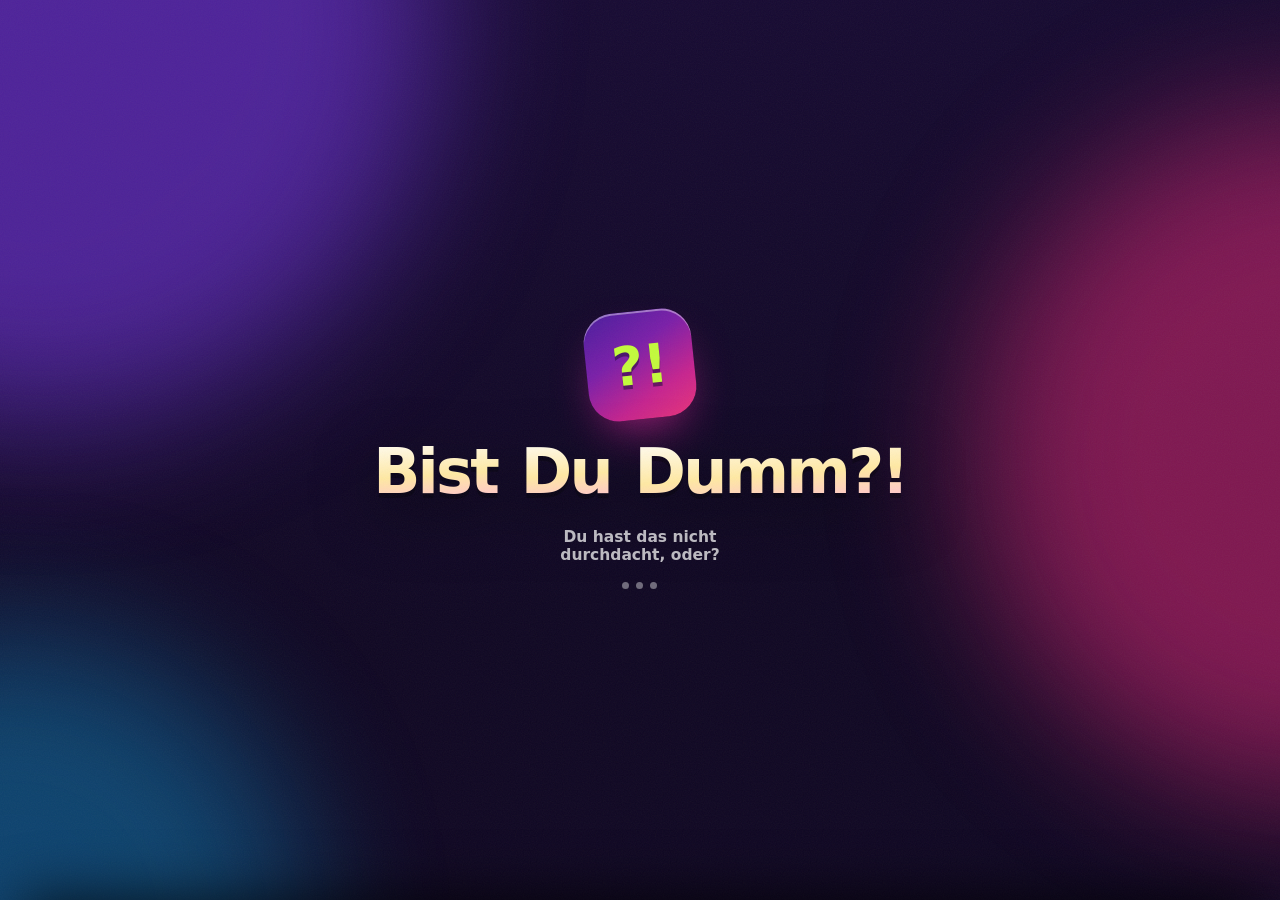
<file: bistdudumm/index.html>
<!doctype html>
<html lang="de" data-theme="dark">
<head>
<meta charset="utf-8">
<meta name="viewport" content="width=device-width, initial-scale=1, viewport-fit=cover, interactive-widget=resizes-content">
<meta name="color-scheme" content="dark light">
<title>Bist Du Dumm?!</title>
<meta name="description" content="Das Erklärspiel für Freunde mit fragwürdigem Allgemeinwissen. Kategorie wählen, Handy vor die Brust, raten, kippen.">

<!-- PWA / iOS Home-Bildschirm -->
<link rel="manifest" href="/bistdudumm/manifest.webmanifest">
<meta name="mobile-web-app-capable" content="yes">
<meta name="apple-mobile-web-app-capable" content="yes">
<meta name="apple-mobile-web-app-status-bar-style" content="black-translucent">
<meta name="apple-mobile-web-app-title" content="Bist Du Dumm?!">
<meta name="theme-color" content="#100823" media="(prefers-color-scheme: dark)">
<meta name="theme-color" content="#FFF4E4" media="(prefers-color-scheme: light)">
<meta name="format-detection" content="telephone=no">

<link rel="apple-touch-icon" sizes="180x180" href="/bistdudumm/icons/apple-touch-icon.png">
<link rel="apple-touch-icon" sizes="167x167" href="/bistdudumm/icons/icon-167.png">
<link rel="apple-touch-icon" sizes="152x152" href="/bistdudumm/icons/icon-152.png">
<link rel="icon" type="image/png" sizes="192x192" href="/bistdudumm/icons/icon-192.png">
<link rel="icon" type="image/png" sizes="32x32" href="/bistdudumm/icons/icon-32.png">
<link rel="icon" href="/bistdudumm/icons/favicon.ico" sizes="any">

<meta property="og:title" content="Bist Du Dumm?!">
<meta property="og:description" content="Kategorie wählen. Handy vor die Brust. Raten. Kippen. Blamieren.">
<meta property="og:image" content="/bistdudumm/icons/icon-512.png">
<meta property="og:type" content="website">

<link rel="stylesheet" href="/bistdudumm/css/app.css"
      onerror="var l=document.createElement('link');l.rel='stylesheet';l.href='./css/app.css';document.head.appendChild(l);">
</head>
<body>

<div class="stage-bg" aria-hidden="true">
  <div class="blob blob-a"></div>
  <div class="blob blob-b"></div>
  <div class="blob blob-c"></div>
</div>
<div class="grain" aria-hidden="true"></div>

<div id="app">

  <!-- ============================ SPLASH ============================ -->
  <section class="screen is-active" id="screen-splash">
    <div class="splash-wrap">
      <div class="splash-logo">?!</div>
      <h1 class="splash-title" id="splashTitle" aria-label="Bist Du Dumm?!"></h1>
      <p class="splash-tag" id="splashTag"></p>
      <div class="splash-dots" aria-hidden="true"><i></i><i></i><i></i></div>
    </div>
  </section>

  <!-- ============================= HOME ============================= -->
  <section class="screen" id="screen-home">
    <header class="topbar">
      <div class="wordmark"><span class="qm">?!</span><span>Bist Du Dumm?!</span></div>
      <div class="spacer"></div>
      <button class="icon-btn" id="btnTheme" aria-label="Hell-/Dunkelmodus umschalten">☀️</button>
      <button class="icon-btn" id="btnBoard" aria-label="Gesamtstand und Statistik">🏆</button>
      <button class="icon-btn" id="btnSettings" aria-label="Einstellungen">⚙️</button>
    </header>

    <div class="scroll">
      <div class="greeting">
        <div class="h-lg" id="homeGreeting">Such dir was aus.</div>
        <div class="tiny" id="homeSub">60 Sekunden pro Runde · null Ausreden</div>
      </div>

      <button class="btn btn-random" id="btnRandom">
        <span class="dice">🎲</span><span>Zufallskategorie</span>
      </button>


      <div class="section-head">
        <span class="eyebrow">Alle Kategorien</span>
        <span class="tiny" id="catCount"></span>
      </div>

      <div class="search" style="margin-bottom:12px">
        <span aria-hidden="true">🔍</span>
        <input id="catSearch" type="search" placeholder="Kategorie suchen …" autocomplete="off" enterkeyhint="search">
      </div>

      <div class="grid-cats" id="catGrid"></div>

      <button class="add-cat" id="btnAddCat">＋ Eigene Kategorie</button>

      <p class="tiny" style="text-align:center;margin-top:24px;opacity:.75">
        <button class="link-btn" data-legal="impressum">Impressum</button>
        <span aria-hidden="true"> · </span>
        <button class="link-btn" data-legal="datenschutz">Datenschutz</button>
      </p>
      <p class="tiny" style="text-align:center;margin-top:8px;opacity:.5">
        v<span id="verLabel"></span>
      </p>
    </div>
  </section>

  <!-- ============================= PREP ============================= -->
  <section class="screen" id="screen-prep">
   <div id="prepRotor">
    <div class="prep-inner">
      <div class="prep-cat" id="prepCat"><span>🎲</span><span>Kategorie</span></div>
      <div class="prep-team" id="prepTeam" hidden></div>

      <div id="prepStage"></div>

      <h2 class="h-lg" id="prepTitle">Halte das Handy vor deine Brust</h2>
      <p class="body" id="prepSub">Display nach außen. Ja, wirklich außen.</p>

      <p class="prep-status" id="prepStatus"></p>

      <div class="prep-actions-box" id="prepActions">
        <button class="btn btn-primary" id="btnPrepStart">Los geht’s</button>
        <button class="btn btn-ghost btn-sm" id="btnPrepBack">Andere Kategorie</button>
      </div>
    </div>
   </div>

  </section>

  <!-- ============================= RUNDE ============================ -->
  <section class="screen" id="screen-round">
    <div class="round-bg" id="roundBg"></div>
    <div class="round-layer">
     <div id="roundRotor">
      <div class="round-hud">
        <button class="hud-x" id="btnRoundExit" aria-label="Runde pausieren oder abbrechen">✕</button>
        <div class="hud-pill"><span aria-hidden="true">✅</span><span class="n" id="hudScore">0</span></div>
        <div class="hud-pill hud-cat" id="hudCat"></div>
        <div class="timer" id="timer">
          <svg viewBox="0 0 54 54" width="54" height="54">
            <circle class="bg" cx="27" cy="27" r="23"></circle>
            <circle class="fg" cx="27" cy="27" r="23" stroke-dasharray="144.5" stroke-dashoffset="0"></circle>
          </svg>
          <div class="t" id="timerText">60</div>
        </div>
      </div>

      <div class="round-stage" id="roundStage">
        <div class="word-box">
          <div class="word" id="wordEl">Loren Ipsum</div>
          <div class="word-count" id="wordCount"></div>
        </div>
      </div>

      <div id="roundFoot">
        <div class="round-hint" id="roundHint">
          <span class="rh hit"><b>↓</b> Runter = richtig</span>
          <span class="rh miss"><b>↑</b> Hoch = passen</span>
        </div>
        <div class="fallback" id="fallbackBtns" hidden>
          <button class="fb-miss" id="btnMiss">⏭ Passen</button>
          <button class="fb-hit" id="btnHit">✅ Richtig</button>
        </div>
      </div>

      <!-- Pause / Abbruch – liegt im Rotor, dreht also bei Querhaltung mit -->
      <div class="pause" id="pauseOverlay" hidden>
        <div class="pause-card">
          <div class="h-lg" id="pauseTitle">Kurze Pause</div>
          <p class="body" id="pauseSub">Das Wort ist versteckt. Keine Sorge.</p>
          <div class="count-num pause-count" id="pauseCount" hidden>3</div>
          <div class="pause-actions" id="pauseActions">
            <button class="btn btn-primary" id="btnResume">Weiterspielen</button>
            <button class="btn btn-ghost btn-sm" id="btnFinishNow">Jetzt auswerten</button>
            <button class="btn btn-ghost btn-sm" id="btnDiscard" style="color:var(--bad)">Runde verwerfen</button>
          </div>
        </div>
      </div>
     </div>
    </div>

    <div class="flash" id="flash"><div class="stamp" id="flashText"></div></div>
    <div class="confetti" id="confetti" aria-hidden="true"></div>
  </section>

  <!-- =========================== AUSWERTUNG ========================= -->
  <section class="screen" id="screen-result">
    <header class="topbar">
      <button class="icon-btn" id="btnResultHome" aria-label="Zur Übersicht">✕</button>
      <div class="spacer"></div>
      <div class="tiny" id="resultCat"></div>
    </header>
    <div class="scroll">
      <div class="result-hero">
        <div class="eyebrow" id="resultShout">Zeit um!</div>
        <div class="result-score" id="resultScore">0</div>
        <div class="h-lg result-verdict" id="resultVerdict">Totalschaden</div>
        <div class="body result-line" id="resultLine"></div>
      </div>

      <div id="teamAssignWrap" hidden style="margin-top:18px">
        <div class="section-head"><span class="eyebrow">Punkte für</span></div>
        <div class="team-assign" id="teamAssign"></div>
      </div>

      <div class="section-head">
        <span class="eyebrow">Begriffe dieser Runde</span>
        <span class="tiny" id="resultCounts"></span>
      </div>
      <div class="wordlist" id="resultWords"></div>

      <div style="display:grid;gap:10px;margin-top:22px">
        <button class="btn btn-primary" id="btnNewCat">Neue Kategorie wählen</button>
        <div class="btn-row">
          <button class="btn btn-ghost btn-sm" id="btnAgain">Nochmal</button>
          <button class="btn btn-ghost btn-sm" id="btnToBoard">Gesamtstand</button>
        </div>
      </div>
    </div>
  </section>

  <!-- ==================== IMPRESSUM / DATENSCHUTZ =================== -->
  <section class="screen" id="screen-legal">
    <header class="topbar">
      <button class="icon-btn" id="btnLegalBack" aria-label="Zurück">‹</button>
      <div class="spacer"></div>
      <div class="wordmark"><span id="legalTitle">Impressum</span></div>
      <div class="spacer"></div>
      <div style="width:38px"></div>
    </header>
    <div class="scroll">
      <div class="seg" id="legalTabs" style="margin-bottom:16px">
        <button data-legal="impressum" class="is-on">Impressum</button>
        <button data-legal="datenschutz">Datenschutz</button>
      </div>
      <div class="legal-body" id="legalBody"></div>
    </div>
  </section>

  <!-- ====================== GESAMTSTAND / STATISTIK ================= -->
  <section class="screen" id="screen-board">
    <header class="topbar">
      <button class="icon-btn" id="btnBoardBack" aria-label="Zurück">‹</button>
      <div class="spacer"></div>
      <div class="wordmark"><span>Auswertung</span></div>
      <div class="spacer"></div>
      <button class="icon-btn" id="btnTeams" aria-label="Teams verwalten">👥</button>
    </header>
    <div class="scroll">
      <div class="seg" id="boardTabs" style="margin-bottom:16px">
        <button data-tab="totals" class="is-on">Gesamtstand</button>
        <button data-tab="stats">Statistik</button>
      </div>
      <div id="boardTotals"></div>
      <div id="boardStats" hidden></div>
    </div>
  </section>

</div>

<!-- =============================== SHEET =============================== -->
<div class="sheet-backdrop" id="sheetBackdrop"></div>
<div class="sheet" id="sheet" role="dialog" aria-modal="true">
  <div class="sheet-grip"></div>
  <div class="sheet-head">
    <div class="h-md" id="sheetTitle">Titel</div>
    <button class="icon-btn" id="sheetClose" aria-label="Schließen">✕</button>
  </div>
  <div class="sheet-body" id="sheetBody"></div>
</div>

<div class="toast" id="toast"></div>

<!-- Absoluter Pfad wie vereinbart. Das onerror ist nur ein Netz:
     Sollte der Ordner mal anders heißen oder verschoben werden, lädt die
     App relativ nach, statt weiß zu bleiben. -->
<script type="module" src="/bistdudumm/js/app.js"
        onerror="var s=document.createElement('script');s.type='module';s.src='./js/app.js';document.body.appendChild(s);"></script>
<script>
  if ('serviceWorker' in navigator) {
    window.addEventListener('load', () => {
      navigator.serviceWorker.register('/bistdudumm/sw.js').catch(() => {});
    });
  }
</script>
</body>
</html>
</file>
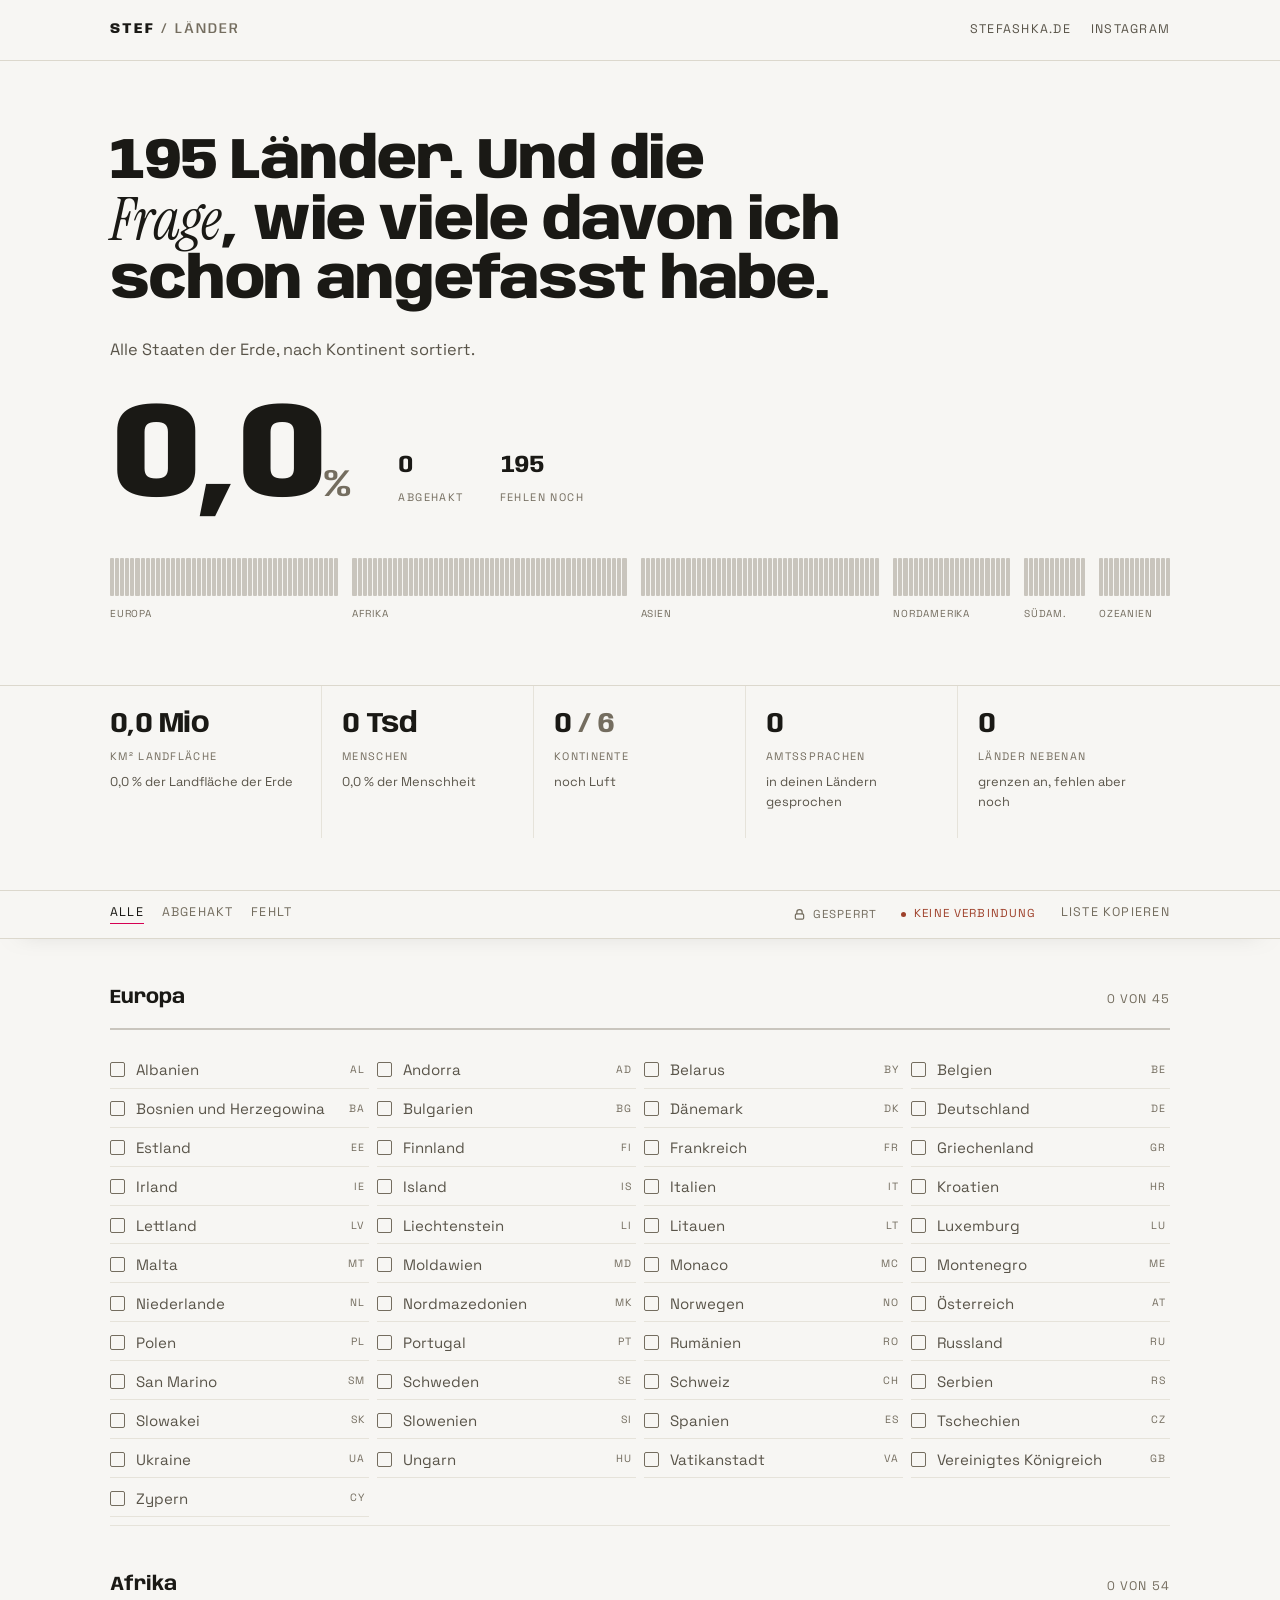
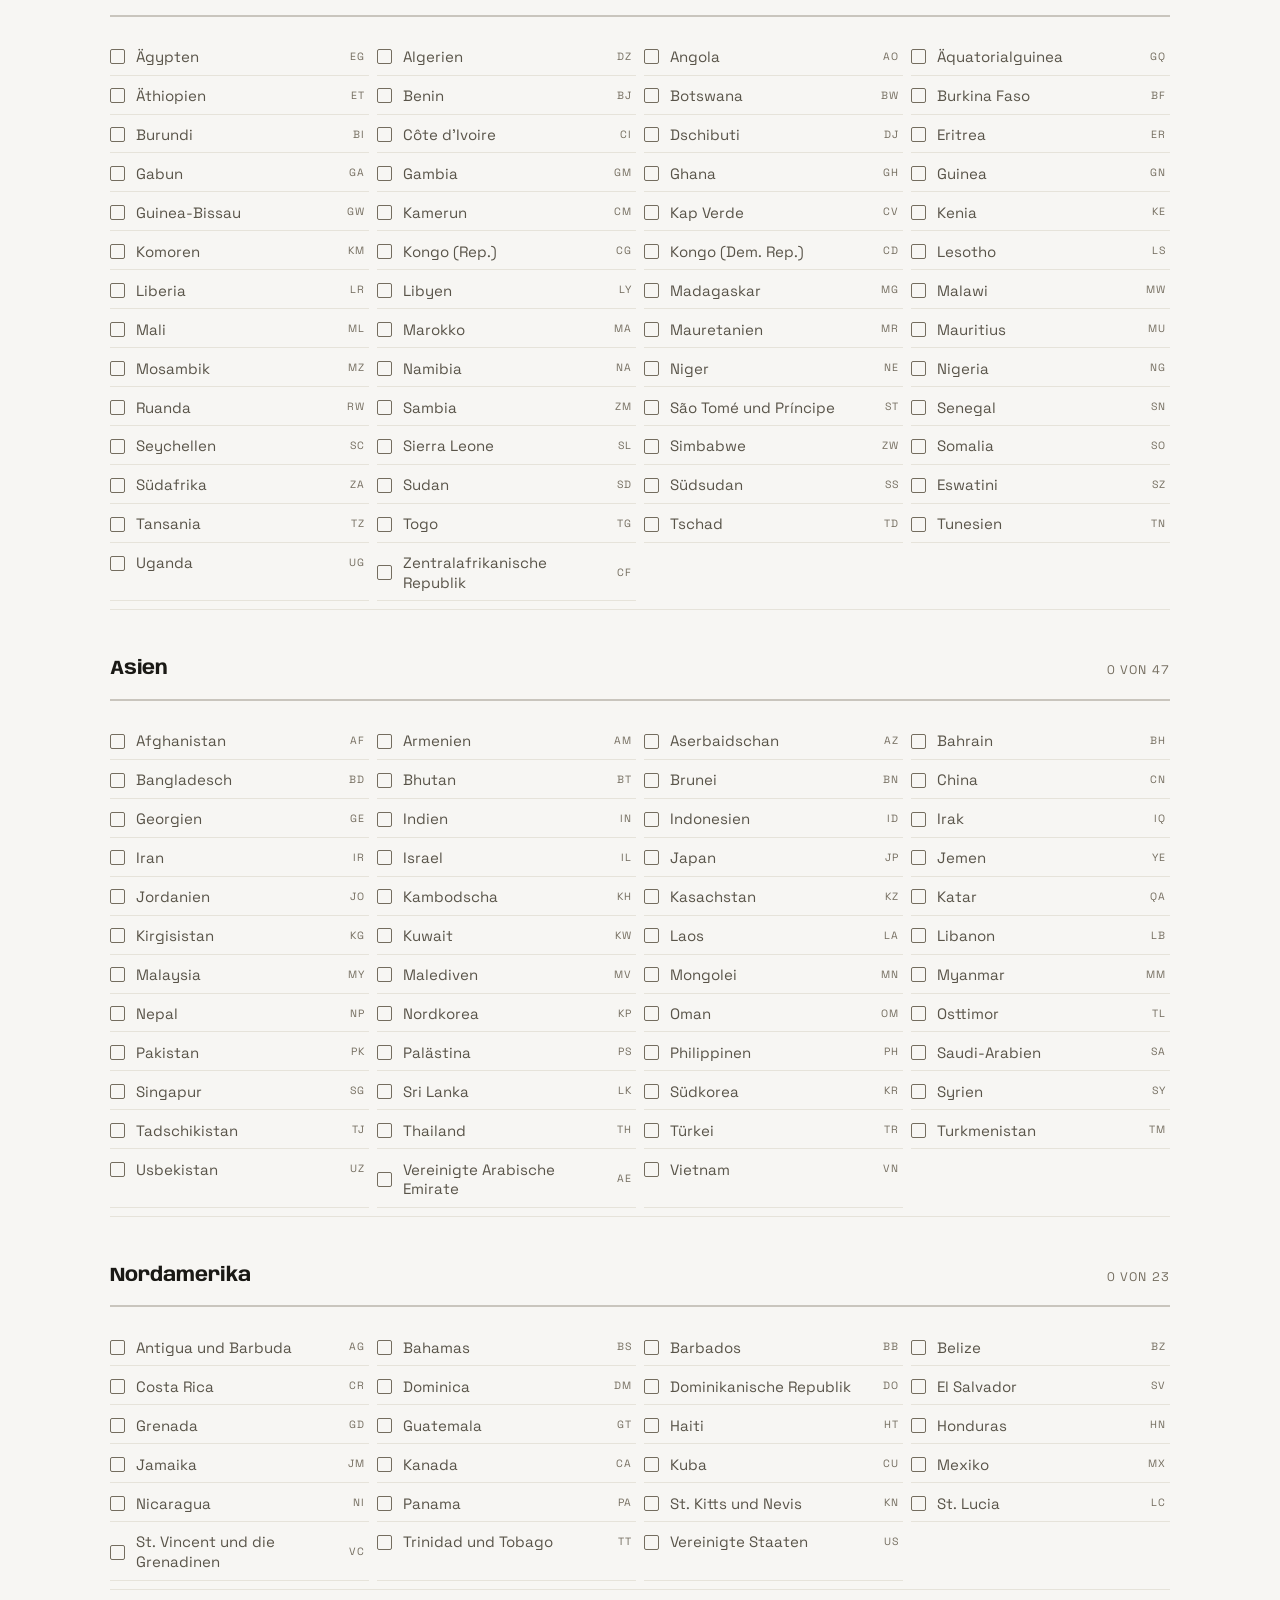
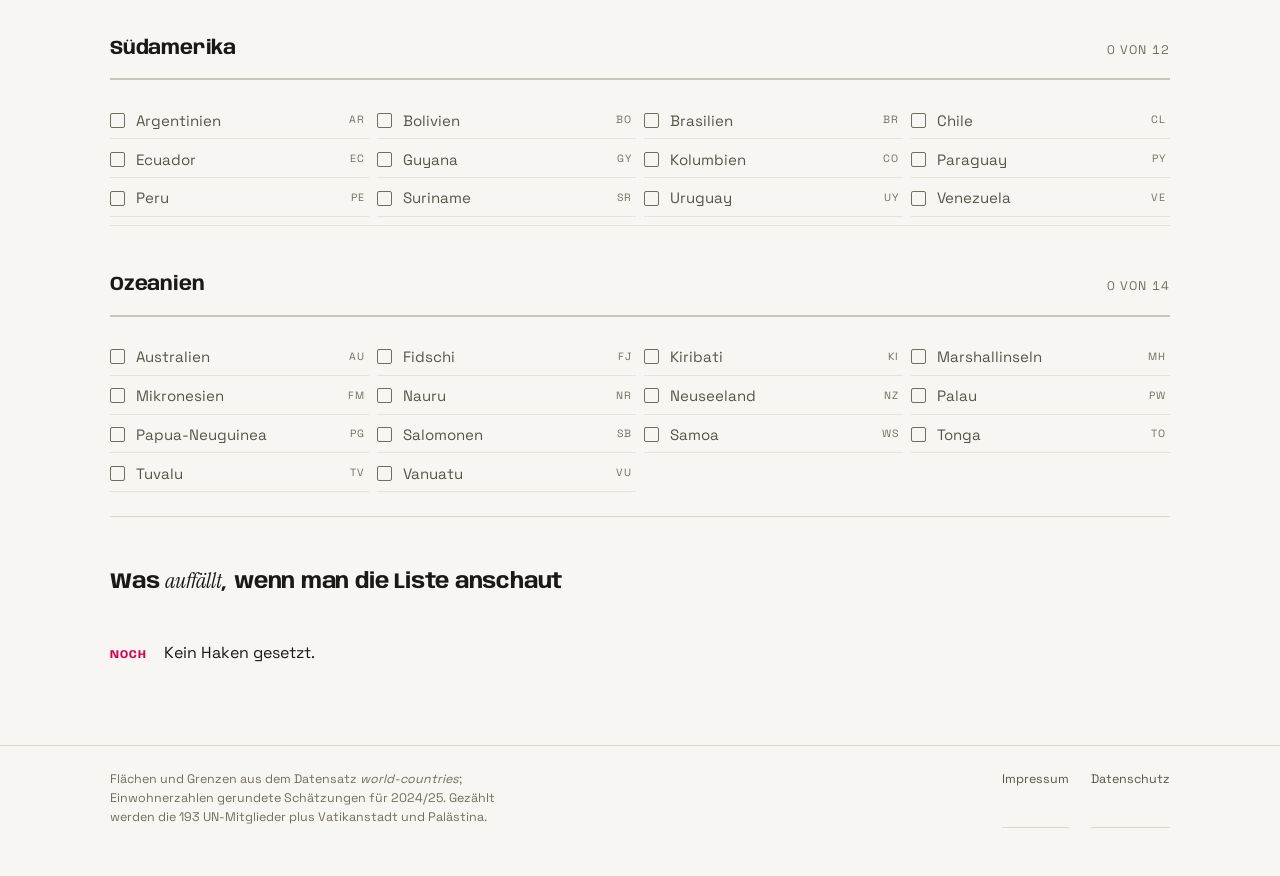
<file: diewelt/index.html>
<!doctype html>
<html lang="de">
<head>
<meta charset="utf-8">
<meta name="viewport" content="width=device-width,initial-scale=1">
<meta name="theme-color" content="#F7F6F3" media="(prefers-color-scheme: light)">
<meta name="theme-color" content="#131410" media="(prefers-color-scheme: dark)">
<link rel="icon" type="image/svg+xml" href="data:image/svg+xml,%3Csvg xmlns=%22http://www.w3.org/2000/svg%22 viewBox=%220 0 32 32%22%3E%3Crect width=%2232%22 height=%2232%22 rx=%227%22 fill=%22%23F7F6F3%22/%3E%3Cg fill=%22none%22 stroke=%22%236B665B%22 stroke-width=%221.9%22 stroke-linecap=%22round%22%3E%3Ccircle cx=%2216%22 cy=%2216%22 r=%229.6%22/%3E%3Cpath d=%22M6.4 16h19.2%22/%3E%3Cellipse cx=%2216%22 cy=%2216%22 rx=%224.5%22 ry=%229.6%22/%3E%3Cpath d=%22M8.4 10.4c4.6 2.1 10.6 2.1 15.2 0M8.4 21.6c4.6-2.1 10.6-2.1 15.2 0%22/%3E%3C/g%3E%3C/svg%3E">
<link rel="apple-touch-icon" href="[data-uri]">
<meta name="apple-mobile-web-app-capable" content="yes">
<meta name="mobile-web-app-capable" content="yes">
<meta name="apple-mobile-web-app-title" content="Länder">
<meta name="apple-mobile-web-app-status-bar-style" content="default">
<title>Die Welt, abgehakt</title>
<link rel="preconnect" href="https://fonts.googleapis.com">
<link rel="preconnect" href="https://fonts.gstatic.com" crossorigin>
<link rel="stylesheet" href="https://fonts.googleapis.com/css2?family=Anybody:wght@500;700;800&family=Space+Grotesk:wght@400;500;700&family=Instrument+Serif:ital@0;1&display=swap">
<style>
:root{
  --paper:#F7F6F3;
  --paper-2:#EDEBE4;
  --ink:#1A1915;
  --ink-2:#595449;
  --ink-3:#746D5F;
  --rule:#DCD8CD;
  --rule-soft:#E6E3DA;
  --track:#C9C5BD;
  --mark:#D60052;
  --focus:#D60052;
  --warn:#8C6217;
  --err:#9E402A;
  --display:"Anybody","Space Grotesk",system-ui,sans-serif;
  --body:"Space Grotesk",system-ui,-apple-system,sans-serif;
  --serif:"Instrument Serif",Georgia,serif;
  --shell:min(1060px,100% - 3rem);
}
@media (prefers-color-scheme:dark){
  :root:not([data-theme="light"]){
    --paper:#131410;
    --paper-2:#1C1E19;
    --ink:#F2F0E8;
    --ink-2:#B5B0A5;
    --ink-3:#88806F;
    --rule:#2C2F28;
    --rule-soft:#232620;
    --track:#585248;
    --mark:#FF75AC;
    --focus:#FF75AC;
    --warn:#D9A85C;
    --err:#E08A70;
  }
}
:root[data-theme="dark"]{
  --paper:#131410;
  --paper-2:#1C1E19;
  --ink:#F2F0E8;
  --ink-2:#B5B0A5;
  --ink-3:#88806F;
  --rule:#2C2F28;
  --rule-soft:#232620;
  --track:#585248;
  --mark:#FF75AC;
  --focus:#FF75AC;
  --warn:#D9A85C;
  --err:#E08A70;
}

*{box-sizing:border-box}
body{
  margin:0;
  background:var(--paper);
  color:var(--ink);
  font-family:var(--body);
  font-size:16px;
  line-height:1.55;
  -webkit-font-smoothing:antialiased;
}
.shell{width:var(--shell);margin-inline:auto}

/* ---------- header ---------- */
.masthead{border-bottom:1px solid var(--rule)}
.masthead .shell{
  display:flex;align-items:baseline;justify-content:space-between;
  flex-wrap:wrap;gap:.4rem 1.5rem;padding:1.1rem 0;
}
.wordmark{
  font-family:var(--display);font-weight:800;font-size:.9rem;
  letter-spacing:.14em;text-transform:uppercase;white-space:nowrap;
}
.wordmark span{color:var(--ink-3);font-weight:500}
.masthead nav{display:flex;gap:1.25rem;font-size:.78rem;letter-spacing:.1em;text-transform:uppercase;color:var(--ink-2)}
.masthead nav a{color:inherit;text-decoration:none;border-bottom:1px solid transparent;padding-bottom:2px}
.masthead nav a:hover{color:var(--ink);border-bottom-color:var(--ink)}

/* ---------- hero ---------- */
.hero{padding:clamp(2.5rem,6vw,4.5rem) 0 2rem}
h1{
  font-family:var(--display);font-weight:800;
  font-size:clamp(2.1rem,5.6vw,3.6rem);line-height:1.02;
  letter-spacing:-.02em;margin:0 0 1.6rem;text-wrap:balance;max-width:22ch;
}
h1 em{font-family:var(--serif);font-style:italic;font-weight:400;letter-spacing:0}
.lede{max-width:60ch;color:var(--ink-2);margin:0 0 2.5rem;font-size:1.02rem}

.count{
  display:flex;align-items:flex-end;gap:clamp(1.5rem,4vw,3rem);
  flex-wrap:wrap;
}
.pct{
  font-family:var(--display);font-weight:800;
  font-size:clamp(4rem,13vw,8.5rem);line-height:.82;
  letter-spacing:-.045em;font-variant-numeric:tabular-nums;
}
.pct sub{font-size:.28em;font-weight:700;letter-spacing:-.01em;vertical-align:baseline;color:var(--ink-3)}
.count dl{margin:0 0 .5rem;display:flex;gap:clamp(1.25rem,3vw,2.25rem)}
.count dl div{display:flex;flex-direction:column-reverse}
.count dt{
  font-size:.68rem;letter-spacing:.13em;text-transform:uppercase;color:var(--ink-3);
  margin-top:.35rem;
}
.count dd{
  margin:0;font-family:var(--display);font-weight:700;font-size:1.5rem;
  font-variant-numeric:tabular-nums;letter-spacing:-.01em;
}

/* ---------- 195-tick strip ---------- */
.strip{margin:2.75rem 0 0;position:relative}
.strip-bar{display:flex;gap:clamp(6px,1.4vw,14px);align-items:flex-end}
.strip-grp{display:flex;gap:1px;flex:var(--w) 1 0;min-width:0}
.tick{
  flex:1 1 0;min-width:1px;height:38px;background:var(--track);
  border-radius:1px;transform-origin:bottom;transition:background .18s ease;
}
.tick.on{background:var(--mark)}
.strip-key{
  display:flex;gap:clamp(6px,1.4vw,14px);margin-top:.6rem;
  font-size:.63rem;letter-spacing:.08em;text-transform:uppercase;color:var(--ink-3);
}
.strip-key span{flex:var(--w) 1 0;min-width:0;overflow:hidden;text-overflow:ellipsis;white-space:nowrap}

/* ---------- band of figures ---------- */
.figures{border-top:1px solid var(--rule);margin-top:2rem}
.figures .grid{
  display:grid;grid-template-columns:repeat(auto-fit,minmax(150px,1fr));
}
.fig{padding:1.5rem 1.25rem 1.6rem;border-right:1px solid var(--rule-soft)}
.fig:last-child{border-right:0}
.fig b{
  display:block;font-family:var(--display);font-weight:700;
  font-size:1.75rem;letter-spacing:-.02em;font-variant-numeric:tabular-nums;line-height:1.1;
}
.fig i{
  display:block;font-style:normal;font-size:.68rem;letter-spacing:.12em;
  text-transform:uppercase;color:var(--ink-3);margin-top:.4rem;
}
.fig small{display:block;color:var(--ink-2);font-size:.8rem;margin-top:.5rem}
.fig:first-child{padding-left:0}

/* ---------- controls ---------- */
.controls{
  position:sticky;top:0;z-index:5;background:var(--paper);
  border-top:1px solid var(--rule);border-bottom:1px solid var(--rule);
  margin-top:3.25rem;
}
.controls .shell{
  display:flex;align-items:center;gap:.5rem 1.5rem;flex-wrap:wrap;padding:.85rem 0;
}
.seg{display:flex;gap:1.1rem}
.seg button,.linkbtn{
  appearance:none;background:none;border:0;padding:0 0 3px;cursor:pointer;
  font-family:var(--body);font-size:.78rem;letter-spacing:.1em;text-transform:uppercase;
  color:var(--ink-3);border-bottom:1px solid transparent;
}
.seg button:hover,.linkbtn:hover{color:var(--ink)}
.seg button[aria-pressed="true"]{color:var(--ink);border-bottom-color:var(--mark)}
.linkbtn.done{color:var(--mark)}
.sync{
  margin-left:0;display:inline-flex;align-items:center;gap:.5rem;
  font-size:.72rem;letter-spacing:.1em;text-transform:uppercase;color:var(--ink-3);
  white-space:nowrap;
}
.sync::before{
  content:"";width:5px;height:5px;border-radius:50%;
  background:var(--ink-3);flex:0 0 auto;
}
.sync.ok::before{background:var(--mark)}
.sync.warn::before{background:var(--warn)}
.sync.warn{color:var(--warn)}
.sync.err::before{background:var(--err)}
.sync.err{color:var(--err)}

/* ---------- Schloss ---------- */
.lock{
  margin-left:auto;appearance:none;background:none;border:0;padding:.2rem 0;
  display:inline-flex;align-items:center;gap:.45rem;cursor:pointer;
  font-family:var(--body);font-size:.72rem;letter-spacing:.1em;text-transform:uppercase;
  color:var(--ink-3);
}
.lock:hover{color:var(--ink)}
.lock .bow{transition:transform .22s cubic-bezier(.3,1.5,.4,1)}
.lock[data-step="1"] .bow{transform:translateY(-1.6px)}
.lock[data-step="2"] .bow{transform:translateY(-3.2px)}
.lock.offen{color:var(--mark)}
.lock.offen .bow{transform:translate(3px,-4px)}
@keyframes ruck{
  0%,100%{transform:translateX(0)} 20%{transform:translateX(-4px)}
  45%{transform:translateX(3px)} 70%{transform:translateX(-2px)}
}
.lock.ruck{animation:ruck .38s ease}

/* gesperrt: die Liste ist eine Anzeige, kein Formular */
.locked .tap{cursor:default}
.locked .tap:hover .box{border-color:var(--ink-3)}

/* ---------- continent sections ---------- */
.list{padding-bottom:1rem}
section.cont{padding:2.75rem 0 .5rem;border-bottom:1px solid var(--rule-soft)}
section.cont:last-of-type{border-bottom:0}
.cont-head{display:flex;align-items:baseline;gap:1rem;margin-bottom:.9rem}
.cont-head h2{
  font-family:var(--display);font-weight:700;font-size:1.22rem;
  letter-spacing:-.01em;margin:0;
}
.cont-head .of{
  font-size:.78rem;letter-spacing:.09em;text-transform:uppercase;color:var(--ink-3);
  font-variant-numeric:tabular-nums;margin-left:auto;white-space:nowrap;
}
.meter{height:2px;background:var(--track);margin-bottom:1.4rem}
.meter i{display:block;height:100%;background:var(--mark);transition:width .25s ease}

.countries{display:grid;grid-template-columns:repeat(auto-fill,minmax(238px,1fr));gap:.15rem .5rem}
.row{border-bottom:1px solid var(--rule-soft)}
.tap{
  display:flex;align-items:center;gap:.7rem;padding:.5rem .25rem .5rem 0;
  cursor:pointer;user-select:none;touch-action:manipulation;
  -webkit-tap-highlight-color:transparent;
}
.tap input{position:absolute;opacity:0;width:0;height:0}
.box{
  flex:0 0 auto;width:15px;height:15px;border:1px solid var(--ink-3);border-radius:2px;
  display:grid;place-items:center;transition:background .15s ease,border-color .15s ease;
}
.box::after{
  content:"";width:7px;height:4px;border-left:1.6px solid var(--paper);
  border-bottom:1.6px solid var(--paper);transform:rotate(-45deg) translate(1px,-1px) scale(0);
  transition:transform .15s cubic-bezier(.3,1.5,.5,1);
}
.tap:hover .box{border-color:var(--ink)}
.tap input:checked+.box{background:var(--mark);border-color:var(--mark)}
.tap input:checked+.box::after{transform:rotate(-45deg) translate(1px,-1px) scale(1)}
.tap input:focus-visible+.box{outline:2px solid var(--focus);outline-offset:2px}
a:focus-visible,button:focus-visible{
  outline:2px solid var(--focus);outline-offset:3px;border-radius:2px;
}
.nm{flex:1 1 auto;font-size:.94rem;line-height:1.3;color:var(--ink-2);transition:color .15s ease}
.tap input:checked~.nm{color:var(--ink);font-weight:500}
.cd{
  font-size:.66rem;letter-spacing:.1em;color:var(--ink-3);
  font-variant-numeric:tabular-nums;
}

/* ---------- observations ---------- */
.notes{border-top:1px solid var(--rule);padding:3rem 0 1rem}
.notes h2{
  font-family:var(--display);font-weight:700;font-size:1.35rem;
  letter-spacing:-.01em;margin:0 0 1.6rem;
}
.notes h2 em{font-family:var(--serif);font-style:italic;font-weight:400}
.notes ul{list-style:none;margin:0;padding:0;display:grid;gap:0;max-width:74ch}
.notes li{
  padding:.95rem 0;border-top:1px solid var(--rule-soft);
  display:grid;grid-template-columns:var(--labelw,5.4rem) 1fr;
  gap:0 1rem;align-items:baseline;
}
.notes li:first-child{border-top:0}
.notes li b{
  font-family:var(--display);font-weight:700;font-size:.72rem;
  letter-spacing:.1em;text-transform:uppercase;color:var(--mark);
  padding-top:.15rem;white-space:nowrap;
}
.notes li span{min-width:0}
.notes li span em{font-family:var(--serif);font-style:italic;font-size:1.05em}

/* ---------- footer ---------- */
footer{border-top:1px solid var(--rule);margin-top:3rem}
footer .shell{
  display:flex;flex-wrap:wrap;gap:.6rem 1.5rem;justify-content:space-between;
  padding:1.5rem 0 calc(3rem + env(safe-area-inset-bottom,0px));
  font-size:.78rem;color:var(--ink-3);
}
footer a{color:var(--ink-2);text-decoration:none;border-bottom:1px solid var(--rule)}
footer a:hover{color:var(--ink);border-bottom-color:var(--ink)}
footer p{margin:0;max-width:52ch}
footer .legal{display:flex;gap:1.4rem;flex-wrap:wrap}

@media (max-width:640px){
  :root{--shell:min(1060px,100% - 2rem)}
  .fig{padding-left:0;padding-right:1rem;border-right:0;border-bottom:1px solid var(--rule-soft)}
  .figures .grid{grid-template-columns:1fr 1fr}
  .strip-key{display:none}
  .strip-bar{gap:5px}
  .strip-grp{gap:0}
  .tick{height:30px;border-radius:0}
  .masthead nav{gap:.9rem;font-size:.72rem}
  .controls .shell{gap:.5rem .9rem;padding:.6rem 0}
  .seg{order:0;flex:1 0 100%}
  .lock{order:1}
  /* wenn alles stimmt, reicht auf dem Handy der grüne Punkt — bei Problemen
     erscheint der Text wieder und die Leiste darf dafür zweizeilig werden */
  .sync{order:2}
  .linkbtn{order:3}
  .sync.ok{font-size:0;letter-spacing:0;gap:0}
  .lock span{display:none}
  .lock{gap:0}
  .seg{order:0}
  .sync{order:1}
  .linkbtn{order:2}
}
@media (pointer:coarse){
  .tap{padding:.75rem .25rem;min-height:44px}
  .seg button,.linkbtn{padding:.4rem 0;min-height:34px}
  /* dreimal antippen will eine ordentliche Fläche */
  .lock{min-height:44px;min-width:44px;justify-content:flex-end}
}
/* ================= Bewegung =================
   Ein Auftritt beim Laden, ein Tooltip auf der Leiste, Enthüllen beim
   Scrollen. Ohne JS und bei prefers-reduced-motion bleibt alles sichtbar
   und still: die .anim-Klasse wird erst gesetzt, wenn beides erlaubt ist. */

/* --- Auftritt: Kopfbereich staffeln --- */
.intro .hero h1,
.intro .hero .lede,
.intro .count,
.intro .strip{opacity:0;transform:translateY(14px)}
.intro.go .hero h1,
.intro.go .hero .lede,
.intro.go .count,
.intro.go .strip{
  opacity:1;transform:none;
  transition:opacity .6s ease, transform .6s cubic-bezier(.22,.7,.2,1);
}
.intro.go .hero .lede{transition-delay:.09s}
.intro.go .count     {transition-delay:.18s}
.intro.go .strip     {transition-delay:.26s}

/* --- Auftritt: die 195 Striche ziehen sich von links nach rechts --- */
.intro .tick{transform:scaleY(.05)}
.intro.go .tick{
  transform:scaleY(1);
  transition:transform .55s cubic-bezier(.2,.8,.2,1) calc(.42s + var(--i) * 2.2ms),
             background .18s ease;
}

/* --- Enthüllen beim Scrollen (Klasse kommt aus JS) --- */
.rv{opacity:0;transform:translateY(12px)}
.rv.in{
  opacity:1;transform:none;
  transition:opacity .5s ease, transform .5s cubic-bezier(.22,.7,.2,1);
}
.rv.in .row{opacity:1;transform:none;transition:opacity .45s ease var(--d,0ms), transform .45s cubic-bezier(.22,.7,.2,1) var(--d,0ms)}
.rv .row{opacity:0;transform:translateY(8px)}

/* --- Strich unter dem Zeiger: anheben und benennen --- */
.tick{transition:background .18s ease, transform .18s ease}
.tick.hot{transform:scaleY(1.3)}
.tip{
  position:absolute;left:0;top:-.35rem;z-index:2;
  transform:translate(var(--x,0),-100%) translateY(-6px);
  display:flex;align-items:baseline;gap:.55rem;white-space:nowrap;
  padding:.4rem .6rem;background:var(--paper);
  border:1px solid var(--rule);border-radius:3px;
  opacity:0;pointer-events:none;
  transition:opacity .14s ease, transform .14s ease;
}
.tip.on{opacity:1;transform:translate(var(--x,0),-100%) translateY(0)}
.tip b{font-family:var(--display);font-weight:700;font-size:.86rem;letter-spacing:-.01em}
.tip i{
  font-style:normal;font-size:.62rem;letter-spacing:.11em;text-transform:uppercase;
  color:var(--ink-3);
}
.tip i.ja{color:var(--mark)}

/* --- Puls: gerade gesetzter Haken blitzt in der Leiste auf --- */
@keyframes puls{
  0%{transform:scaleY(1)} 35%{transform:scaleY(1.7)} 100%{transform:scaleY(1)}
}
.tick.puls{animation:puls .45s cubic-bezier(.3,1.3,.4,1)}

/* --- Leiste zeigt, dass sie klebt --- */
.controls{transition:box-shadow .2s ease}
.controls.stuck{box-shadow:0 10px 24px -22px rgba(0,0,0,.5)}

/* --- Kästchen nimmt beim Zeigen die Akzentfarbe an --- */
.tap:hover .box{border-color:var(--mark)}

@media (prefers-reduced-motion:reduce){
  *{transition:none!important;animation:none!important}
}
</style>
</head>
<body>
<script>
/* früh und synchron, damit der Kopfbereich nicht erst auftaucht und dann verschwindet */
if(!matchMedia("(prefers-reduced-motion: reduce)").matches){
  document.documentElement.classList.add("anim","intro");
}
</script>

<header class="masthead">
  <div class="shell">
    <div class="wordmark">Stef <span>/ Länder</span></div>
    <nav>
      <a href="https://www.stefashka.de" target="_blank" rel="noopener">stefashka.de</a>
      <a href="https://www.instagram.com/stefashkaaaaa/" target="_blank" rel="noopener">Instagram</a>
    </nav>
  </div>
</header>

<main>
  <div class="shell hero">
    <h1>195 Länder. Und die <em>Frage</em>, wie viele davon ich schon angefasst habe.</h1>
    <p class="lede">Alle Staaten der Erde, nach Kontinent sortiert.</p>

    <div class="count">
      <div class="pct" id="pct">0,0<sub>%</sub></div>
      <dl>
        <div><dt>abgehakt</dt><dd id="n-vis">0</dd></div>
        <div><dt>fehlen noch</dt><dd id="n-miss">195</dd></div>
      </dl>
    </div>

    <div class="strip">
      <div class="tip" id="tip" aria-hidden="true"></div>
      <div class="strip-bar" id="strip"></div>
      <div class="strip-key" id="strip-key"></div>
    </div>
  </div>

  <div class="figures">
    <div class="shell">
      <div class="grid" id="figures"></div>
    </div>
  </div>

  <div class="controls">
    <div class="shell">
      <div class="seg" id="filters">
        <button data-f="alle" aria-pressed="true">Alle</button>
        <button data-f="besucht" aria-pressed="false">Abgehakt</button>
        <button data-f="fehlt" aria-pressed="false">Fehlt</button>
      </div>
      <button class="lock" id="lock" type="button" data-step="0"
              aria-label="Gesperrt. Bearbeiten ist nicht möglich.">
        <svg viewBox="0 0 16 16" width="13" height="13" aria-hidden="true">
          <path class="bow" d="M4.7 7.2V5.3a3.3 3.3 0 0 1 6.6 0v1.9" fill="none"
                stroke="currentColor" stroke-width="1.5" stroke-linecap="round"/>
          <rect x="2.9" y="7.2" width="10.2" height="6.6" rx="1.5" fill="none"
                stroke="currentColor" stroke-width="1.5"/>
        </svg>
        <span id="lockText">gesperrt</span>
      </button>
      <span class="sync" id="sync"></span>
      <button class="linkbtn" id="copy">Liste kopieren</button>
    </div>
  </div>

  <div class="shell list" id="list"></div>

  <div class="shell notes">
    <h2>Was <em>auffällt</em>, wenn man die Liste anschaut</h2>
    <ul id="obs"></ul>
  </div>
</main>

<footer>
  <div class="shell">
    <p>Flächen und Grenzen aus dem Datensatz <em>world-countries</em>; Einwohnerzahlen gerundete Schätzungen für 2024/25. Gezählt werden die 193 UN-Mitglieder plus Vatikanstadt und Palästina.</p>
    <nav class="legal">
      <a href="https://www.stefashka.de/#impressum" target="_blank" rel="noopener">Impressum</a>
      <a href="https://www.stefashka.de/#datenschutz" target="_blank" rel="noopener">Datenschutz</a>
    </nav>
  </div>
</footer>

<script>
const DATA = [{"c":"AL","n":"Albanien","f":"🇦🇱","k":"Europa","a":28748,"p":2745000,"b":["ME","GR","MK","XK"],"l":["Albanian"],"y":41},{"c":"AD","n":"Andorra","f":"🇦🇩","k":"Europa","a":468,"p":80000,"b":["FR","ES"],"l":["Catalan"],"y":42.5},{"c":"BY","n":"Belarus","f":"🇧🇾","k":"Europa","a":207600,"p":9150000,"b":["LV","LT","PL","RU","UA"],"l":["Belarusian","Russian"],"y":53},{"c":"BE","n":"Belgien","f":"🇧🇪","k":"Europa","a":30528,"p":11750000,"b":["FR","DE","LU","NL"],"l":["German","French","Dutch"],"y":50.8},{"c":"BA","n":"Bosnien und Herzegowina","f":"🇧🇦","k":"Europa","a":51209,"p":3160000,"b":["HR","ME","RS"],"l":["Bosnian","Croatian","Serbian"],"y":44},{"c":"BG","n":"Bulgarien","f":"🇧🇬","k":"Europa","a":110879,"p":6450000,"b":["GR","MK","RO","RS","TR"],"l":["Bulgarian"],"y":43},{"c":"DK","n":"Dänemark","f":"🇩🇰","k":"Europa","a":43094,"p":5980000,"b":["DE"],"l":["Danish"],"y":56},{"c":"DE","n":"Deutschland","f":"🇩🇪","k":"Europa","a":357114,"p":84500000,"b":["AT","BE","CZ","DK","FR","LU","NL","PL","CH"],"l":["German"],"y":51},{"c":"EE","n":"Estland","f":"🇪🇪","k":"Europa","a":45227,"p":1370000,"b":["LV","RU"],"l":["Estonian"],"y":59},{"c":"FI","n":"Finnland","f":"🇫🇮","k":"Europa","a":338424,"p":5620000,"b":["NO","SE","RU"],"l":["Finnish","Swedish"],"y":64},{"c":"FR","n":"Frankreich","f":"🇫🇷","k":"Europa","a":551695,"p":68600000,"b":["AD","BE","DE","IT","LU","MC","ES","CH"],"l":["French"],"y":46},{"c":"GR","n":"Griechenland","f":"🇬🇷","k":"Europa","a":131990,"p":10400000,"b":["AL","BG","TR","MK"],"l":["Greek"],"y":39},{"c":"IE","n":"Irland","f":"🇮🇪","k":"Europa","a":70273,"p":5350000,"b":["GB"],"l":["English","Irish"],"y":53},{"c":"IS","n":"Island","f":"🇮🇸","k":"Europa","a":103000,"p":390000,"b":[],"l":["Icelandic"],"y":65},{"c":"IT","n":"Italien","f":"🇮🇹","k":"Europa","a":301336,"p":58900000,"b":["AT","FR","SM","SI","CH","VA"],"l":["Italian"],"y":42.8},{"c":"HR","n":"Kroatien","f":"🇭🇷","k":"Europa","a":56594,"p":3850000,"b":["BA","HU","ME","RS","SI"],"l":["Croatian"],"y":45.2},{"c":"LV","n":"Lettland","f":"🇱🇻","k":"Europa","a":64559,"p":1870000,"b":["BY","EE","LT","RU"],"l":["Latvian"],"y":57},{"c":"LI","n":"Liechtenstein","f":"🇱🇮","k":"Europa","a":160,"p":40000,"b":["AT","CH"],"l":["German"],"y":47.3},{"c":"LT","n":"Litauen","f":"🇱🇹","k":"Europa","a":65300,"p":2860000,"b":["BY","LV","PL","RU"],"l":["Lithuanian"],"y":56},{"c":"LU","n":"Luxemburg","f":"🇱🇺","k":"Europa","a":2586,"p":670000,"b":["BE","FR","DE"],"l":["German","French","Luxembourgish"],"y":49.8},{"c":"MT","n":"Malta","f":"🇲🇹","k":"Europa","a":316,"p":540000,"b":[],"l":["English","Maltese"],"y":35.8},{"c":"MD","n":"Moldawien","f":"🇲🇩","k":"Europa","a":33846,"p":3040000,"b":["RO","UA"],"l":["Moldavian"],"y":47},{"c":"MC","n":"Monaco","f":"🇲🇨","k":"Europa","a":2.02,"p":39000,"b":["FR"],"l":["French"],"y":43.7},{"c":"ME","n":"Montenegro","f":"🇲🇪","k":"Europa","a":13812,"p":630000,"b":["AL","BA","HR","XK","RS"],"l":["Montenegrin"],"y":42.5},{"c":"NL","n":"Niederlande","f":"🇳🇱","k":"Europa","a":41850,"p":18200000,"b":["BE","DE"],"l":["Dutch"],"y":52.5},{"c":"MK","n":"Nordmazedonien","f":"🇲🇰","k":"Europa","a":25713,"p":1830000,"b":["AL","BG","GR","XK","RS"],"l":["Macedonian"],"y":41.8},{"c":"NO","n":"Norwegen","f":"🇳🇴","k":"Europa","a":323802,"p":5570000,"b":["FI","SE","RU"],"l":["Norwegian Nynorsk","Norwegian Bokmål","Sami"],"y":62},{"c":"AT","n":"Österreich","f":"🇦🇹","k":"Europa","a":83871,"p":9150000,"b":["CZ","DE","HU","IT","LI","SK","SI","CH"],"l":["Austro-Bavarian German"],"y":47.3},{"c":"PL","n":"Polen","f":"🇵🇱","k":"Europa","a":312679,"p":36600000,"b":["BY","CZ","DE","LT","RU","SK","UA"],"l":["Polish"],"y":52},{"c":"PT","n":"Portugal","f":"🇵🇹","k":"Europa","a":92090,"p":10400000,"b":["ES"],"l":["Portuguese"],"y":39.5},{"c":"RO","n":"Rumänien","f":"🇷🇴","k":"Europa","a":238391,"p":19000000,"b":["BG","HU","MD","RS","UA"],"l":["Romanian"],"y":46},{"c":"RU","n":"Russland","f":"🇷🇺","k":"Europa","a":17098242,"p":144000000,"b":["AZ","BY","CN","EE","FI","GE","KZ","KP","LV","LT","MN","NO","PL","UA"],"l":["Russian"],"y":60},{"c":"SM","n":"San Marino","f":"🇸🇲","k":"Europa","a":61,"p":34000,"b":["IT"],"l":["Italian"],"y":43.8},{"c":"SE","n":"Schweden","f":"🇸🇪","k":"Europa","a":450295,"p":10600000,"b":["FI","NO"],"l":["Swedish"],"y":62},{"c":"CH","n":"Schweiz","f":"🇨🇭","k":"Europa","a":41284,"p":8900000,"b":["AT","FR","IT","LI","DE"],"l":["French","Swiss German","Italian","Romansh"],"y":47},{"c":"RS","n":"Serbien","f":"🇷🇸","k":"Europa","a":88361,"p":6600000,"b":["BA","BG","HR","HU","XK","MK","ME","RO"],"l":["Serbian"],"y":44},{"c":"SK","n":"Slowakei","f":"🇸🇰","k":"Europa","a":49037,"p":5500000,"b":["AT","CZ","HU","PL","UA"],"l":["Slovak"],"y":48.7},{"c":"SI","n":"Slowenien","f":"🇸🇮","k":"Europa","a":20273,"p":2120000,"b":["AT","HR","IT","HU"],"l":["Slovene"],"y":46.1},{"c":"ES","n":"Spanien","f":"🇪🇸","k":"Europa","a":505992,"p":47900000,"b":["AD","FR","GI","PT","MA"],"l":["Spanish"],"y":40},{"c":"CZ","n":"Tschechien","f":"🇨🇿","k":"Europa","a":78865,"p":10900000,"b":["AT","DE","PL","SK"],"l":["Czech","Slovak"],"y":49.8},{"c":"UA","n":"Ukraine","f":"🇺🇦","k":"Europa","a":603500,"p":37900000,"b":["BY","HU","MD","PL","RO","RU","SK"],"l":["Ukrainian"],"y":49},{"c":"HU","n":"Ungarn","f":"🇭🇺","k":"Europa","a":93028,"p":9600000,"b":["AT","HR","RO","RS","SK","SI","UA"],"l":["Hungarian"],"y":47},{"c":"VA","n":"Vatikanstadt","f":"🇻🇦","k":"Europa","a":0.44,"p":800,"b":["IT"],"l":["Italian","Latin"],"y":41.9},{"c":"GB","n":"Vereinigtes Königreich","f":"🇬🇧","k":"Europa","a":242900,"p":69100000,"b":["IE"],"l":["English"],"y":54},{"c":"CY","n":"Zypern","f":"🇨🇾","k":"Europa","a":9251,"p":1360000,"b":[],"l":["Greek","Turkish"],"y":35},{"c":"EG","n":"Ägypten","f":"🇪🇬","k":"Afrika","a":1002450,"p":116500000,"b":["IL","LY","PS","SD"],"l":["Arabic"],"y":27},{"c":"DZ","n":"Algerien","f":"🇩🇿","k":"Afrika","a":2381741,"p":46800000,"b":["TN","LY","NE","EH","MR","ML","MA"],"l":["Arabic"],"y":28},{"c":"AO","n":"Angola","f":"🇦🇴","k":"Afrika","a":1246700,"p":37900000,"b":["CG","CD","ZM","NA"],"l":["Portuguese"],"y":-12.5},{"c":"GQ","n":"Äquatorialguinea","f":"🇬🇶","k":"Afrika","a":28051,"p":1800000,"b":["CM","GA"],"l":["French","Portuguese","Spanish"],"y":2},{"c":"ET","n":"Äthiopien","f":"🇪🇹","k":"Afrika","a":1104300,"p":132100000,"b":["DJ","ER","KE","SO","SS","SD"],"l":["Amharic"],"y":8},{"c":"BJ","n":"Benin","f":"🇧🇯","k":"Afrika","a":112622,"p":14100000,"b":["BF","NE","NG","TG"],"l":["French"],"y":9.5},{"c":"BW","n":"Botswana","f":"🇧🇼","k":"Afrika","a":582000,"p":2520000,"b":["NA","ZA","ZM","ZW"],"l":["English","Tswana"],"y":-22},{"c":"BF","n":"Burkina Faso","f":"🇧🇫","k":"Afrika","a":272967,"p":23500000,"b":["BJ","CI","GH","ML","NE","TG"],"l":["French"],"y":13},{"c":"BI","n":"Burundi","f":"🇧🇮","k":"Afrika","a":27834,"p":13200000,"b":["CD","RW","TZ"],"l":["French","Kirundi"],"y":-3.5},{"c":"CI","n":"Côte d'Ivoire","f":"🇨🇮","k":"Afrika","a":322463,"p":31900000,"b":["BF","GH","GN","LR","ML"],"l":["French"],"y":8},{"c":"DJ","n":"Dschibuti","f":"🇩🇯","k":"Afrika","a":23200,"p":1140000,"b":["ER","ET","SO"],"l":["Arabic","French"],"y":11.5},{"c":"ER","n":"Eritrea","f":"🇪🇷","k":"Afrika","a":117600,"p":3550000,"b":["DJ","ET","SD"],"l":["Arabic","English","Tigrinya"],"y":15},{"c":"GA","n":"Gabun","f":"🇬🇦","k":"Afrika","a":267668,"p":2500000,"b":["CM","CG","GQ"],"l":["French"],"y":-1},{"c":"GM","n":"Gambia","f":"🇬🇲","k":"Afrika","a":10689,"p":2770000,"b":["SN"],"l":["English"],"y":13.5},{"c":"GH","n":"Ghana","f":"🇬🇭","k":"Afrika","a":238533,"p":34400000,"b":["BF","CI","TG"],"l":["English"],"y":8},{"c":"GN","n":"Guinea","f":"🇬🇳","k":"Afrika","a":245857,"p":14800000,"b":["CI","GW","LR","ML","SN","SL"],"l":["French"],"y":11},{"c":"GW","n":"Guinea-Bissau","f":"🇬🇼","k":"Afrika","a":36125,"p":2200000,"b":["GN","SN"],"l":["Portuguese","Upper Guinea Creole"],"y":12},{"c":"CM","n":"Kamerun","f":"🇨🇲","k":"Afrika","a":475442,"p":28600000,"b":["CF","TD","CG","GQ","GA","NG"],"l":["English","French"],"y":6},{"c":"CV","n":"Kap Verde","f":"🇨🇻","k":"Afrika","a":4033,"p":525000,"b":[],"l":["Portuguese"],"y":16},{"c":"KE","n":"Kenia","f":"🇰🇪","k":"Afrika","a":580367,"p":56400000,"b":["ET","SO","SS","TZ","UG"],"l":["English","Swahili"],"y":1},{"c":"KM","n":"Komoren","f":"🇰🇲","k":"Afrika","a":1862,"p":860000,"b":[],"l":["Arabic","French","Comorian"],"y":-12.2},{"c":"CG","n":"Kongo (Rep.)","f":"🇨🇬","k":"Afrika","a":342000,"p":6100000,"b":["AO","CM","CF","CD","GA"],"l":["French","Kikongo","Lingala"],"y":-1},{"c":"CD","n":"Kongo (Dem. Rep.)","f":"🇨🇩","k":"Afrika","a":2344858,"p":105800000,"b":["AO","BI","CF","CG","RW","SS","TZ","UG","ZM"],"l":["French","Kikongo","Lingala","Tshiluba","Swahili"],"y":0},{"c":"LS","n":"Lesotho","f":"🇱🇸","k":"Afrika","a":30355,"p":2340000,"b":["ZA"],"l":["English","Sotho"],"y":-29.5},{"c":"LR","n":"Liberia","f":"🇱🇷","k":"Afrika","a":111369,"p":5600000,"b":["GN","CI","SL"],"l":["English"],"y":6.5},{"c":"LY","n":"Libyen","f":"🇱🇾","k":"Afrika","a":1759540,"p":7400000,"b":["DZ","TD","EG","NE","SD","TN"],"l":["Arabic"],"y":25},{"c":"MG","n":"Madagaskar","f":"🇲🇬","k":"Afrika","a":587041,"p":31900000,"b":[],"l":["French","Malagasy"],"y":-20},{"c":"MW","n":"Malawi","f":"🇲🇼","k":"Afrika","a":118484,"p":21700000,"b":["MZ","TZ","ZM"],"l":["English","Chewa"],"y":-13.5},{"c":"ML","n":"Mali","f":"🇲🇱","k":"Afrika","a":1240192,"p":24500000,"b":["DZ","BF","GN","CI","MR","NE","SN"],"l":["French"],"y":17},{"c":"MA","n":"Marokko","f":"🇲🇦","k":"Afrika","a":446550,"p":38100000,"b":["DZ","EH","ES"],"l":["Arabic","Berber"],"y":32},{"c":"MR","n":"Mauretanien","f":"🇲🇷","k":"Afrika","a":1030700,"p":5200000,"b":["DZ","ML","SN","EH"],"l":["Arabic"],"y":20},{"c":"MU","n":"Mauritius","f":"🇲🇺","k":"Afrika","a":2040,"p":1270000,"b":[],"l":["English","French","Mauritian Creole"],"y":-20.3},{"c":"MZ","n":"Mosambik","f":"🇲🇿","k":"Afrika","a":801590,"p":34600000,"b":["MW","ZA","SZ","TZ","ZM","ZW"],"l":["Portuguese"],"y":-18.2},{"c":"NA","n":"Namibia","f":"🇳🇦","k":"Afrika","a":825615,"p":3100000,"b":["AO","BW","ZA","ZM"],"l":["Afrikaans","German","English","Herero","Khoekhoe","Kwangali","Lozi","Ndonga","Tswana"],"y":-22},{"c":"NE","n":"Niger","f":"🇳🇪","k":"Afrika","a":1267000,"p":27200000,"b":["DZ","BJ","BF","TD","LY","ML","NG"],"l":["French"],"y":16},{"c":"NG","n":"Nigeria","f":"🇳🇬","k":"Afrika","a":923768,"p":232700000,"b":["BJ","CM","TD","NE"],"l":["English"],"y":10},{"c":"RW","n":"Ruanda","f":"🇷🇼","k":"Afrika","a":26338,"p":14300000,"b":["BI","CD","TZ","UG"],"l":["English","French","Kinyarwanda"],"y":-2},{"c":"ZM","n":"Sambia","f":"🇿🇲","k":"Afrika","a":752612,"p":21300000,"b":["AO","BW","CD","MW","MZ","NA","TZ","ZW"],"l":["English"],"y":-15},{"c":"ST","n":"São Tomé und Príncipe","f":"🇸🇹","k":"Afrika","a":964,"p":240000,"b":[],"l":["Portuguese"],"y":1},{"c":"SN","n":"Senegal","f":"🇸🇳","k":"Afrika","a":196722,"p":18500000,"b":["GM","GN","GW","ML","MR"],"l":["French"],"y":14},{"c":"SC","n":"Seychellen","f":"🇸🇨","k":"Afrika","a":452,"p":130000,"b":[],"l":["Seychellois Creole","English","French"],"y":-4.6},{"c":"SL","n":"Sierra Leone","f":"🇸🇱","k":"Afrika","a":71740,"p":8600000,"b":["GN","LR"],"l":["English"],"y":8.5},{"c":"ZW","n":"Simbabwe","f":"🇿🇼","k":"Afrika","a":390757,"p":16600000,"b":["BW","MZ","ZA","ZM"],"l":["Chibarwe","English","Kalanga","Khoisan","Ndau","Northern Ndebele","Chewa","Shona","Sotho","Tonga","Tswana","Tsonga","Venda","Xhosa","Zimbabwean Sign Language"],"y":-20},{"c":"SO","n":"Somalia","f":"🇸🇴","k":"Afrika","a":637657,"p":19000000,"b":["DJ","ET","KE"],"l":["Arabic","Somali"],"y":10},{"c":"ZA","n":"Südafrika","f":"🇿🇦","k":"Afrika","a":1221037,"p":63600000,"b":["BW","LS","MZ","NA","SZ","ZW"],"l":["Afrikaans","English","Southern Ndebele","Northern Sotho","Southern Sotho","Swazi","Tswana","Tsonga","Venda","Xhosa","Zulu"],"y":-29},{"c":"SD","n":"Sudan","f":"🇸🇩","k":"Afrika","a":1886068,"p":50000000,"b":["CF","TD","EG","ER","ET","LY","SS"],"l":["Arabic","English"],"y":15},{"c":"SS","n":"Südsudan","f":"🇸🇸","k":"Afrika","a":619745,"p":11900000,"b":["CF","CD","ET","KE","SD","UG"],"l":["English"],"y":7},{"c":"SZ","n":"Eswatini","f":"🇸🇿","k":"Afrika","a":17364,"p":1240000,"b":["MZ","ZA"],"l":["English","Swazi"],"y":-26.5},{"c":"TZ","n":"Tansania","f":"🇹🇿","k":"Afrika","a":945087,"p":68600000,"b":["BI","CD","KE","MW","MZ","RW","UG","ZM"],"l":["English","Swahili"],"y":-6},{"c":"TG","n":"Togo","f":"🇹🇬","k":"Afrika","a":56785,"p":9500000,"b":["BJ","BF","GH"],"l":["French"],"y":8},{"c":"TD","n":"Tschad","f":"🇹🇩","k":"Afrika","a":1284000,"p":19300000,"b":["CM","CF","LY","NE","NG","SD"],"l":["Arabic","French"],"y":15},{"c":"TN","n":"Tunesien","f":"🇹🇳","k":"Afrika","a":163610,"p":12300000,"b":["DZ","LY"],"l":["Arabic"],"y":34},{"c":"UG","n":"Uganda","f":"🇺🇬","k":"Afrika","a":241550,"p":50000000,"b":["CD","KE","RW","SS","TZ"],"l":["English","Swahili"],"y":1},{"c":"CF","n":"Zentralafrikanische Republik","f":"🇨🇫","k":"Afrika","a":622984,"p":5650000,"b":["CM","TD","CD","CG","SS","SD"],"l":["French","Sango"],"y":7},{"c":"AF","n":"Afghanistan","f":"🇦🇫","k":"Asien","a":652230,"p":42600000,"b":["IR","PK","TM","UZ","TJ","CN"],"l":["Dari","Pashto","Turkmen"],"y":33},{"c":"AM","n":"Armenien","f":"🇦🇲","k":"Asien","a":29743,"p":2780000,"b":["AZ","GE","IR","TR"],"l":["Armenian"],"y":40},{"c":"AZ","n":"Aserbaidschan","f":"🇦🇿","k":"Asien","a":86600,"p":10150000,"b":["AM","GE","IR","RU","TR"],"l":["Azerbaijani","Russian"],"y":40.5},{"c":"BH","n":"Bahrain","f":"🇧🇭","k":"Asien","a":765,"p":1580000,"b":[],"l":["Arabic"],"y":26},{"c":"BD","n":"Bangladesch","f":"🇧🇩","k":"Asien","a":147570,"p":173600000,"b":["MM","IN"],"l":["Bengali"],"y":24},{"c":"BT","n":"Bhutan","f":"🇧🇹","k":"Asien","a":38394,"p":790000,"b":["CN","IN"],"l":["Dzongkha"],"y":27.5},{"c":"BN","n":"Brunei","f":"🇧🇳","k":"Asien","a":5765,"p":460000,"b":["MY"],"l":["Malay"],"y":4.5},{"c":"CN","n":"China","f":"🇨🇳","k":"Asien","a":9706961,"p":1416000000,"b":["AF","BT","MM","HK","IN","KZ","NP","KP","KG","LA","MO","MN","PK","RU","TJ","VN"],"l":["Chinese"],"y":35},{"c":"GE","n":"Georgien","f":"🇬🇪","k":"Asien","a":69700,"p":3800000,"b":["AM","AZ","RU","TR"],"l":["Georgian"],"y":42},{"c":"IN","n":"Indien","f":"🇮🇳","k":"Asien","a":3287590,"p":1450000000,"b":["BD","BT","MM","CN","NP","PK"],"l":["English","Hindi","Tamil"],"y":20},{"c":"ID","n":"Indonesien","f":"🇮🇩","k":"Asien","a":1904569,"p":283500000,"b":["TL","MY","PG"],"l":["Indonesian"],"y":-5},{"c":"IQ","n":"Irak","f":"🇮🇶","k":"Asien","a":438317,"p":46000000,"b":["IR","JO","KW","SA","SY","TR"],"l":["Arabic","Aramaic","Sorani"],"y":33},{"c":"IR","n":"Iran","f":"🇮🇷","k":"Asien","a":1648195,"p":91600000,"b":["AF","AM","AZ","IQ","PK","TR","TM"],"l":["Persian (Farsi)"],"y":32},{"c":"IL","n":"Israel","f":"🇮🇱","k":"Asien","a":20770,"p":9400000,"b":["EG","JO","LB","PS","SY"],"l":["Arabic","Hebrew"],"y":31.5},{"c":"JP","n":"Japan","f":"🇯🇵","k":"Asien","a":377930,"p":123700000,"b":[],"l":["Japanese"],"y":36},{"c":"YE","n":"Jemen","f":"🇾🇪","k":"Asien","a":527968,"p":40600000,"b":["OM","SA"],"l":["Arabic"],"y":15},{"c":"JO","n":"Jordanien","f":"🇯🇴","k":"Asien","a":89342,"p":11500000,"b":["IQ","IL","PS","SA","SY"],"l":["Arabic"],"y":31},{"c":"KH","n":"Kambodscha","f":"🇰🇭","k":"Asien","a":181035,"p":17400000,"b":["LA","TH","VN"],"l":["Khmer"],"y":13},{"c":"KZ","n":"Kasachstan","f":"🇰🇿","k":"Asien","a":2724900,"p":20600000,"b":["CN","KG","RU","TM","UZ"],"l":["Kazakh","Russian"],"y":48},{"c":"QA","n":"Katar","f":"🇶🇦","k":"Asien","a":11586,"p":3050000,"b":["SA"],"l":["Arabic"],"y":25.5},{"c":"KG","n":"Kirgisistan","f":"🇰🇬","k":"Asien","a":199951,"p":7200000,"b":["CN","KZ","TJ","UZ"],"l":["Kyrgyz","Russian"],"y":41},{"c":"KW","n":"Kuwait","f":"🇰🇼","k":"Asien","a":17818,"p":4900000,"b":["IQ","SA"],"l":["Arabic"],"y":29.5},{"c":"LA","n":"Laos","f":"🇱🇦","k":"Asien","a":236800,"p":7800000,"b":["MM","KH","CN","TH","VN"],"l":["Lao"],"y":18},{"c":"LB","n":"Libanon","f":"🇱🇧","k":"Asien","a":10452,"p":5800000,"b":["IL","SY"],"l":["Arabic","French"],"y":33.8},{"c":"MY","n":"Malaysia","f":"🇲🇾","k":"Asien","a":330803,"p":35600000,"b":["BN","ID","TH"],"l":["English","Malay"],"y":2.5},{"c":"MV","n":"Malediven","f":"🇲🇻","k":"Asien","a":300,"p":530000,"b":[],"l":["Maldivian"],"y":3.3},{"c":"MN","n":"Mongolei","f":"🇲🇳","k":"Asien","a":1564110,"p":3500000,"b":["CN","RU"],"l":["Mongolian"],"y":46},{"c":"MM","n":"Myanmar","f":"🇲🇲","k":"Asien","a":676578,"p":54500000,"b":["BD","CN","IN","LA","TH"],"l":["Burmese"],"y":22},{"c":"NP","n":"Nepal","f":"🇳🇵","k":"Asien","a":147181,"p":29700000,"b":["CN","IN"],"l":["Nepali"],"y":28},{"c":"KP","n":"Nordkorea","f":"🇰🇵","k":"Asien","a":120538,"p":26500000,"b":["CN","KR","RU"],"l":["Korean"],"y":40},{"c":"OM","n":"Oman","f":"🇴🇲","k":"Asien","a":309500,"p":5400000,"b":["SA","AE","YE"],"l":["Arabic"],"y":21},{"c":"TL","n":"Osttimor","f":"🇹🇱","k":"Asien","a":14874,"p":1400000,"b":["ID"],"l":["Portuguese","Tetum"],"y":-8.8},{"c":"PK","n":"Pakistan","f":"🇵🇰","k":"Asien","a":881912,"p":251300000,"b":["AF","CN","IN","IR"],"l":["English","Urdu"],"y":30},{"c":"PS","n":"Palästina","f":"🇵🇸","k":"Asien","a":6220,"p":5500000,"b":["IL","EG","JO"],"l":["Arabic"],"y":31.9},{"c":"PH","n":"Philippinen","f":"🇵🇭","k":"Asien","a":342353,"p":115800000,"b":[],"l":["English","Filipino"],"y":13},{"c":"SA","n":"Saudi-Arabien","f":"🇸🇦","k":"Asien","a":2149690,"p":33900000,"b":["IQ","JO","KW","OM","QA","AE","YE"],"l":["Arabic"],"y":25},{"c":"SG","n":"Singapur","f":"🇸🇬","k":"Asien","a":710,"p":6000000,"b":[],"l":["English","Malay","Tamil","Chinese"],"y":1.4},{"c":"LK","n":"Sri Lanka","f":"🇱🇰","k":"Asien","a":65610,"p":23100000,"b":["IN"],"l":["Sinhala","Tamil"],"y":7},{"c":"KR","n":"Südkorea","f":"🇰🇷","k":"Asien","a":100210,"p":51700000,"b":["KP"],"l":["Korean"],"y":37},{"c":"SY","n":"Syrien","f":"🇸🇾","k":"Asien","a":185180,"p":24700000,"b":["IQ","IL","JO","LB","TR"],"l":["Arabic"],"y":35},{"c":"TJ","n":"Tadschikistan","f":"🇹🇯","k":"Asien","a":143100,"p":10600000,"b":["AF","CN","KG","UZ"],"l":["Russian","Tajik"],"y":39},{"c":"TH","n":"Thailand","f":"🇹🇭","k":"Asien","a":513120,"p":71700000,"b":["MM","KH","LA","MY"],"l":["Thai"],"y":15},{"c":"TR","n":"Türkei","f":"🇹🇷","k":"Asien","a":783562,"p":85700000,"b":["AM","AZ","BG","GE","GR","IR","IQ","SY"],"l":["Turkish"],"y":39},{"c":"TM","n":"Turkmenistan","f":"🇹🇲","k":"Asien","a":488100,"p":7500000,"b":["AF","IR","KZ","UZ"],"l":["Russian","Turkmen"],"y":40},{"c":"UZ","n":"Usbekistan","f":"🇺🇿","k":"Asien","a":447400,"p":36400000,"b":["AF","KZ","KG","TJ","TM"],"l":["Russian","Uzbek"],"y":41},{"c":"AE","n":"Vereinigte Arabische Emirate","f":"🇦🇪","k":"Asien","a":83600,"p":11000000,"b":["OM","SA"],"l":["Arabic"],"y":24},{"c":"VN","n":"Vietnam","f":"🇻🇳","k":"Asien","a":331212,"p":100900000,"b":["KH","CN","LA"],"l":["Vietnamese"],"y":16.2},{"c":"AG","n":"Antigua und Barbuda","f":"🇦🇬","k":"Nordamerika","a":442,"p":94000,"b":[],"l":["English"],"y":17.1},{"c":"BS","n":"Bahamas","f":"🇧🇸","k":"Nordamerika","a":13943,"p":400000,"b":[],"l":["English"],"y":24.3},{"c":"BB","n":"Barbados","f":"🇧🇧","k":"Nordamerika","a":430,"p":282000,"b":[],"l":["English"],"y":13.2},{"c":"BZ","n":"Belize","f":"🇧🇿","k":"Nordamerika","a":22966,"p":410000,"b":["GT","MX"],"l":["Belizean Creole","English","Spanish"],"y":17.3},{"c":"CR","n":"Costa Rica","f":"🇨🇷","k":"Nordamerika","a":51100,"p":5150000,"b":["NI","PA"],"l":["Spanish"],"y":10},{"c":"DM","n":"Dominica","f":"🇩🇲","k":"Nordamerika","a":751,"p":67000,"b":[],"l":["English"],"y":15.4},{"c":"DO","n":"Dominikanische Republik","f":"🇩🇴","k":"Nordamerika","a":48671,"p":11340000,"b":["HT"],"l":["Spanish"],"y":19},{"c":"SV","n":"El Salvador","f":"🇸🇻","k":"Nordamerika","a":21041,"p":6340000,"b":["GT","HN"],"l":["Spanish"],"y":13.8},{"c":"GD","n":"Grenada","f":"🇬🇩","k":"Nordamerika","a":344,"p":117000,"b":[],"l":["English"],"y":12.1},{"c":"GT","n":"Guatemala","f":"🇬🇹","k":"Nordamerika","a":108889,"p":18400000,"b":["BZ","SV","HN","MX"],"l":["Spanish"],"y":15.5},{"c":"HT","n":"Haiti","f":"🇭🇹","k":"Nordamerika","a":27750,"p":11800000,"b":["DO"],"l":["French","Haitian Creole"],"y":19},{"c":"HN","n":"Honduras","f":"🇭🇳","k":"Nordamerika","a":112492,"p":10800000,"b":["GT","SV","NI"],"l":["Spanish"],"y":15},{"c":"JM","n":"Jamaika","f":"🇯🇲","k":"Nordamerika","a":10991,"p":2830000,"b":[],"l":["English","Jamaican Patois"],"y":18.3},{"c":"CA","n":"Kanada","f":"🇨🇦","k":"Nordamerika","a":9984670,"p":41300000,"b":["US"],"l":["English","French"],"y":60},{"c":"CU","n":"Kuba","f":"🇨🇺","k":"Nordamerika","a":109884,"p":10980000,"b":[],"l":["Spanish"],"y":21.5},{"c":"MX","n":"Mexiko","f":"🇲🇽","k":"Nordamerika","a":1964375,"p":130900000,"b":["BZ","GT","US"],"l":["Spanish"],"y":23},{"c":"NI","n":"Nicaragua","f":"🇳🇮","k":"Nordamerika","a":130373,"p":6700000,"b":["CR","HN"],"l":["Spanish"],"y":13},{"c":"PA","n":"Panama","f":"🇵🇦","k":"Nordamerika","a":75417,"p":4500000,"b":["CO","CR"],"l":["Spanish"],"y":9},{"c":"KN","n":"St. Kitts und Nevis","f":"🇰🇳","k":"Nordamerika","a":261,"p":47000,"b":[],"l":["English"],"y":17.3},{"c":"LC","n":"St. Lucia","f":"🇱🇨","k":"Nordamerika","a":616,"p":180000,"b":[],"l":["English"],"y":13.9},{"c":"VC","n":"St. Vincent und die Grenadinen","f":"🇻🇨","k":"Nordamerika","a":389,"p":100000,"b":[],"l":["English"],"y":13.3},{"c":"TT","n":"Trinidad und Tobago","f":"🇹🇹","k":"Nordamerika","a":5130,"p":1510000,"b":[],"l":["English"],"y":11},{"c":"US","n":"Vereinigte Staaten","f":"🇺🇸","k":"Nordamerika","a":9372610,"p":340100000,"b":["CA","MX"],"l":["English"],"y":38},{"c":"AR","n":"Argentinien","f":"🇦🇷","k":"Südamerika","a":2780400,"p":45700000,"b":["BO","BR","CL","PY","UY"],"l":["Guaraní","Spanish"],"y":-34},{"c":"BO","n":"Bolivien","f":"🇧🇴","k":"Südamerika","a":1098581,"p":12400000,"b":["AR","BR","CL","PY","PE"],"l":["Aymara","Guaraní","Quechua","Spanish"],"y":-17},{"c":"BR","n":"Brasilien","f":"🇧🇷","k":"Südamerika","a":8515767,"p":212600000,"b":["AR","BO","CO","GF","GY","PY","PE","SR","UY","VE"],"l":["Portuguese"],"y":-10},{"c":"CL","n":"Chile","f":"🇨🇱","k":"Südamerika","a":756102,"p":19800000,"b":["AR","BO","PE"],"l":["Spanish"],"y":-30},{"c":"EC","n":"Ecuador","f":"🇪🇨","k":"Südamerika","a":276841,"p":18100000,"b":["CO","PE"],"l":["Spanish"],"y":-2},{"c":"GY","n":"Guyana","f":"🇬🇾","k":"Südamerika","a":214969,"p":830000,"b":["BR","SR","VE"],"l":["English"],"y":5},{"c":"CO","n":"Kolumbien","f":"🇨🇴","k":"Südamerika","a":1141748,"p":52300000,"b":["BR","EC","PA","PE","VE"],"l":["Spanish"],"y":4},{"c":"PY","n":"Paraguay","f":"🇵🇾","k":"Südamerika","a":406752,"p":6900000,"b":["AR","BO","BR"],"l":["Guaraní","Spanish"],"y":-23},{"c":"PE","n":"Peru","f":"🇵🇪","k":"Südamerika","a":1285216,"p":34200000,"b":["BO","BR","CL","CO","EC"],"l":["Aymara","Quechua","Spanish"],"y":-10},{"c":"SR","n":"Suriname","f":"🇸🇷","k":"Südamerika","a":163820,"p":630000,"b":["BR","GF","GY"],"l":["Dutch"],"y":4},{"c":"UY","n":"Uruguay","f":"🇺🇾","k":"Südamerika","a":181034,"p":3390000,"b":["AR","BR"],"l":["Spanish"],"y":-33},{"c":"VE","n":"Venezuela","f":"🇻🇪","k":"Südamerika","a":916445,"p":28500000,"b":["BR","CO","GY"],"l":["Spanish"],"y":8},{"c":"AU","n":"Australien","f":"🇦🇺","k":"Ozeanien","a":7692024,"p":26700000,"b":[],"l":["English"],"y":-27},{"c":"FJ","n":"Fidschi","f":"🇫🇯","k":"Ozeanien","a":18272,"p":930000,"b":[],"l":["English","Fijian","Fiji Hindi"],"y":-18},{"c":"KI","n":"Kiribati","f":"🇰🇮","k":"Ozeanien","a":811,"p":135000,"b":[],"l":["English","Gilbertese"],"y":1.4},{"c":"MH","n":"Marshallinseln","f":"🇲🇭","k":"Ozeanien","a":181,"p":38000,"b":[],"l":["English","Marshallese"],"y":9},{"c":"FM","n":"Mikronesien","f":"🇫🇲","k":"Ozeanien","a":702,"p":115000,"b":[],"l":["English"],"y":6.9},{"c":"NR","n":"Nauru","f":"🇳🇷","k":"Ozeanien","a":21,"p":12000,"b":[],"l":["English","Nauru"],"y":-0.5},{"c":"NZ","n":"Neuseeland","f":"🇳🇿","k":"Ozeanien","a":270467,"p":5250000,"b":[],"l":["English","Māori","New Zealand Sign Language"],"y":-41},{"c":"PW","n":"Palau","f":"🇵🇼","k":"Ozeanien","a":459,"p":18000,"b":[],"l":["English","Palauan"],"y":7.5},{"c":"PG","n":"Papua-Neuguinea","f":"🇵🇬","k":"Ozeanien","a":462840,"p":10600000,"b":["ID"],"l":["English","Hiri Motu","Tok Pisin"],"y":-6},{"c":"SB","n":"Salomonen","f":"🇸🇧","k":"Ozeanien","a":28896,"p":820000,"b":[],"l":["English"],"y":-8},{"c":"WS","n":"Samoa","f":"🇼🇸","k":"Ozeanien","a":2842,"p":220000,"b":[],"l":["English","Samoan"],"y":-13.6},{"c":"TO","n":"Tonga","f":"🇹🇴","k":"Ozeanien","a":747,"p":105000,"b":[],"l":["English","Tongan"],"y":-20},{"c":"TV","n":"Tuvalu","f":"🇹🇻","k":"Ozeanien","a":26,"p":11000,"b":[],"l":["English","Tuvaluan"],"y":-8},{"c":"VU","n":"Vanuatu","f":"🇻🇺","k":"Ozeanien","a":12189,"p":335000,"b":[],"l":["Bislama","English","French"],"y":-16}];
const VISITED = [];

const KONT = ["Europa","Afrika","Asien","Nordamerika","Südamerika","Ozeanien"];
const nf = (n,d=0)=>n.toLocaleString("de-DE",{minimumFractionDigits:d,maximumFractionDigits:d});
const menschen = n => n >= 1e9 ? nf(n/1e9,2)+" Mrd" : n >= 1e6 ? nf(n/1e6,n/1e6<10?1:0)+" Mio" : nf(n/1e3)+" Tsd";

/* ---------- Supabase ---------- */
const SB_URL = "https://dczolqwshfapsnpwsasy.supabase.co/rest/v1/laender";
const SB_KEY = "sb_publishable_xG0wEf8XnASCRpENcnvg6w_RMTDiJVS";
const CACHE  = "stef-laender-cache";
const QUEUE  = "stef-laender-queue";

const readLS  = (k,f)=>{ try{ const r = localStorage.getItem(k); return r ? JSON.parse(r) : f; }catch(e){ return f; } };
const writeLS = (k,v)=>{ try{ localStorage.setItem(k, JSON.stringify(v)); }catch(e){} };

const vis   = new Set(readLS(CACHE, VISITED) || []);
const notes = {};
let pending = new Map(readLS(QUEUE, []));

const save      = ()=> writeLS(CACHE, [...vis]);
const saveQueue = ()=> writeLS(QUEUE, [...pending]);

/* Prozentzahl läuft auf den neuen Wert zu statt zu springen */
const pctEl = () => document.getElementById("pct");
let pctVon = 0, pctLauf = null;
function setPct(ziel, ms){
  const bewegung = document.documentElement.classList.contains("anim");
  const dauer = ms != null ? ms : (pctVon === 0 && ziel > 0 ? 900 : 260);
  const schreib = v => pctEl().innerHTML = nf(v,1) + '<sub>%</sub>';
  if(pctLauf) cancelAnimationFrame(pctLauf);
  if(!bewegung || dauer === 0){ pctVon = ziel; schreib(ziel); return; }
  const start = performance.now(), ab = pctVon;
  const schritt = now => {
    const p = Math.min(1, (now - start) / dauer);
    const e = 1 - Math.pow(1 - p, 3);
    schreib(ab + (ziel - ab) * e);
    if(p < 1) pctLauf = requestAnimationFrame(schritt); else { pctVon = ziel; schreib(ziel); pctLauf = null; }
  };
  pctLauf = requestAnimationFrame(schritt);
}

const TOTAL = DATA.length;
const AREA_ALL = DATA.reduce((s,c)=>s+c.a,0);
const POP_ALL  = DATA.reduce((s,c)=>s+c.p,0);
const byCode = new Map(DATA.map(c=>[c.c,c]));

/* ---------- build the list ---------- */
let tickNr = 0;
const list = document.getElementById("list");
const strip = document.getElementById("strip");
const stripKey = document.getElementById("strip-key");

KONT.forEach(k=>{
  const group = DATA.filter(c=>c.k===k);

  const sec = document.createElement("section");
  sec.className = "cont";
  sec.dataset.k = k;
  sec.innerHTML =
    '<div class="cont-head"><h2>'+k+'</h2><span class="of" data-of="'+k+'"></span></div>'+
    '<div class="meter"><i data-meter="'+k+'" style="width:0"></i></div>'+
    '<div class="countries"></div>';
  const wrap = sec.querySelector(".countries");

  group.forEach(c=>{
    const row = document.createElement("div");
    row.className = "row";
    row.dataset.c = c.c;
    row.innerHTML =
      '<label class="tap"><input type="checkbox">'+
      '<span class="box" aria-hidden="true"></span>'+
      '<span class="nm">'+c.n+'</span>'+
      '<span class="cd">'+c.c+'</span></label>'+
      '';
    wrap.appendChild(row);
  });

  list.appendChild(sec);

  const g = document.createElement("div");
  g.className = "strip-grp";
  g.style.setProperty("--w", group.length);
  group.forEach(c=>{
    const t = document.createElement("i");
    t.className = "tick";
    t.dataset.c = c.c;
    t.style.setProperty("--i", tickNr++);
    g.appendChild(t);
  });
  strip.appendChild(g);

  const kl = document.createElement("span");
  kl.style.setProperty("--w", group.length);
  kl.textContent = (k === "Südamerika" ? "Südam." : k);
  stripKey.appendChild(kl);
});

const rows = [...document.querySelectorAll(".row")];
const ticks = new Map([...document.querySelectorAll(".tick")].map(t=>[t.dataset.c,t]));

/* ---------- paint ---------- */
function paintRow(row){
  const code = row.dataset.c;
  const on = vis.has(code);
  row.classList.toggle("on", on);
  row.querySelector("input[type=checkbox]").checked = on;
  const t = ticks.get(code);
  if(t) t.classList.toggle("on", on);
}

function figure(value, label, sub){
  return '<div class="fig"><b>'+value+'</b><i>'+label+'</i>'+(sub?'<small>'+sub+'</small>':'')+'</div>';
}

function render(){
  const visited = DATA.filter(c=>vis.has(c.c));
  const n = visited.length;
  const pctAll = n/TOTAL*100;

  setPct(pctAll);
  document.getElementById("n-vis").textContent = nf(n);
  document.getElementById("n-miss").textContent = nf(TOTAL-n);

  const area = visited.reduce((s,c)=>s+c.a,0);
  const pop  = visited.reduce((s,c)=>s+c.p,0);
  const konts = new Set(visited.map(c=>c.k));
  const langs = new Set(visited.flatMap(c=>c.l));
  const nachbarn = new Set();
  visited.forEach(c=>c.b.forEach(b=>{ if(!vis.has(b) && byCode.has(b)) nachbarn.add(b); }));

  document.getElementById("figures").innerHTML =
    figure(nf(area/1e6,1)+" Mio", "km² Landfläche", nf(area/AREA_ALL*100,1)+" % der Landfläche der Erde") +
    figure(menschen(pop), "Menschen", nf(pop/POP_ALL*100,1)+" % der Menschheit") +
    figure(konts.size+"<span style='color:var(--ink-3)'> / 6</span>", "Kontinente", konts.size===6?"vollständig":"noch Luft") +
    figure(nf(langs.size), "Amtssprachen", "in deinen Ländern gesprochen") +
    figure(nf(nachbarn.size), "Länder nebenan", "grenzen an, fehlen aber noch");

  KONT.forEach(k=>{
    const g = DATA.filter(c=>c.k===k);
    const hit = g.filter(c=>vis.has(c.c)).length;
    document.querySelector('[data-of="'+k+'"]').textContent = hit+" von "+g.length;
    document.querySelector('[data-meter="'+k+'"]').style.width = (hit/g.length*100)+"%";
  });

  renderObs(visited, area, pop, konts, nachbarn);
  save();
}

/* Jede Beobachtungszeile ist ein eigenes Raster, deshalb richtet max-content
   die Spalten nicht aneinander aus. Also einmal die breiteste Beschriftung
   messen und die Breite allen Zeilen mitgeben. */
function labelBreite(){
  const ul = document.getElementById("obs");
  const bs = [...ul.querySelectorAll("li > b")];
  if(!bs.length) return;
  ul.style.setProperty("--labelw", "max-content");   // erst frei messen
  const w = Math.max(...bs.map(b=>b.getBoundingClientRect().width));
  ul.style.setProperty("--labelw", Math.ceil(w) + "px");
}
/* Die Schriften kommen später — dann stimmen die Breiten neu */
if(document.fonts && document.fonts.ready) document.fonts.ready.then(labelBreite);
addEventListener("resize", labelBreite);

function renderObs(visited, area, pop, konts, nachbarn){
  const ul = document.getElementById("obs");
  const n = visited.length;
  if(n === 0){
    ul.innerHTML = '<li><b>Noch</b><span>Kein Haken gesetzt.</span></li>';
    return;
  }
  const li = [];
  const rest = DATA.filter(c=>!vis.has(c.c));

  li.push(["Fläche", "Deine "+nf(n)+" Länder ergeben zusammen <em>"+nf(area/1e6,2)+" Mio km²</em> — "+nf(area/AREA_ALL*100,1)+" % der bewohnten Landfläche der Erde."]);
  li.push(["Menschen", "Dort leben rund <em>"+menschen(pop)+" Menschen</em>, also "+nf(pop/POP_ALL*100,1)+" % der Weltbevölkerung — im Schnitt "+menschen(pop/n)+" pro abgehaktem Land."]);

  const biggest = rest.slice().sort((a,b)=>b.a-a.a)[0];
  if(biggest) li.push(["Lücke", "Das größte Land, das noch fehlt: <em>"+biggest.n+"</em> mit "+nf(biggest.a/1e6,2)+" Mio km². Es allein wäre ein Sprung von "+nf(biggest.a/AREA_ALL*100,1)+" Prozentpunkten Fläche."]);

  const mostPop = rest.slice().sort((a,b)=>b.p-a.p)[0];
  if(mostPop) li.push(["Menge", "Das volkreichste fehlende Land: <em>"+mostPop.n+"</em> mit "+menschen(mostPop.p)+" Einwohnern."]);

  if(nachbarn.size){
    const near = [...nachbarn].map(c=>byCode.get(c)).sort((a,b)=>b.a-a.a);
    const show = near.slice(0,3).map(c=>c.n).join(", ");
    li.push(["Nebenan", nf(nachbarn.size)+" Länder grenzen direkt an eines deiner besuchten und sind noch offen — flächenmäßig voran <em>"+show+"</em>. Das ist die kurze Liste für die nächste Fahrt."]);
  }

  const gaps = KONT.map(k=>{
    const g = DATA.filter(c=>c.k===k);
    return {k, hit:g.filter(c=>vis.has(c.c)).length, tot:g.length};
  }).sort((a,b)=>(a.hit/a.tot)-(b.hit/b.tot));
  const worst = gaps[0], best = gaps[gaps.length-1];
  li.push(["Verteilt", "Am weitesten bist du in <em>"+best.k+"</em>: "+best.hit+" von "+best.tot+". Die größte weiße Fläche liegt in <em>"+worst.k+"</em> mit "+worst.hit+" von "+worst.tot+"."]);

  const north = visited.slice().sort((a,b)=>b.y-a.y)[0];
  const south = visited.slice().sort((a,b)=>a.y-b.y)[0];
  if(north && south && north!==south) li.push(["Spanne", "Nördlichster Haken: <em>"+north.n+"</em>, südlichster: <em>"+south.n+"</em>. Das sind rund "+nf(Math.round((north.y-south.y)*111/10)*10)+" km Nord-Süd-Spanne."]);


  ul.innerHTML = li.map(([b,t])=>'<li><b>'+b+'</b><span>'+t+'</span></li>').join("");
  labelBreite();
}

/* ---------- Schloss: drei Klicks schalten das Bearbeiten frei ----------
   Kein Sicherheitsmerkmal — der Schlüssel steht im Quelltext und die drei
   Klicks kann jeder ausführen. Es verhindert beiläufige und versehentliche
   Änderungen durch Besucher. Wirklich dicht wird es erst über eine
   Policy, die Schreibrechte an eine Anmeldung bindet. */
const lockBtn  = document.getElementById("lock");
const lockText = document.getElementById("lockText");
let offen = false, stufe = 0, stufeAb = null;

function zeigeSchloss(){
  document.documentElement.classList.toggle("locked", !offen);
  lockBtn.classList.toggle("offen", offen);
  lockBtn.dataset.step = offen ? "3" : String(stufe);
  /* Rückmeldung gibt nur der Bügel, der sich hebt — die Zahl der Klicks
     steht bewusst nirgends, sonst wäre die Geste keine Geste mehr */
  lockText.textContent = offen ? "offen" : "gesperrt";
  lockBtn.setAttribute("aria-label", offen
    ? "Bearbeiten ist frei. Klicken, um wieder zu sperren."
    : "Gesperrt. Bearbeiten ist nicht möglich.");
  rows.forEach(r=>{ r.querySelector("input[type=checkbox]").disabled = !offen; });
}

lockBtn.addEventListener("click", ()=>{
  if(stufeAb) clearTimeout(stufeAb);
  if(offen){ offen = false; stufe = 0; zeigeSchloss(); return; }
  stufe++;
  if(stufe >= 3){ offen = true; stufe = 0; }
  else stufeAb = setTimeout(()=>{ stufe = 0; zeigeSchloss(); }, 2600);
  zeigeSchloss();
});

/* Klick auf eine gesperrte Zeile zeigt zum Schloss */
list.addEventListener("click", e=>{
  if(offen || !e.target.closest(".tap")) return;
  lockBtn.classList.remove("ruck");
  void lockBtn.offsetWidth;
  lockBtn.classList.add("ruck");
  lockBtn.addEventListener("animationend", ()=>lockBtn.classList.remove("ruck"), { once:true });
});

/* ---------- interaction ---------- */
list.addEventListener("change", e=>{
  if(!offen) return;                     // zweite Absicherung neben disabled
  if(e.target.type === "checkbox"){
    const row = e.target.closest(".row");
    const code = row.dataset.c;
    if(e.target.checked){ vis.add(code); pending.set(code,"add"); }
    else { vis.delete(code); pending.set(code,"del"); }
    saveQueue();
    paintRow(row);
    const t = ticks.get(code);
    if(t && e.target.checked && document.documentElement.classList.contains("anim")){
      t.classList.remove("puls");
      void t.offsetWidth;
      t.classList.add("puls");
      t.addEventListener("animationend", ()=>t.classList.remove("puls"), { once:true });
    }
    render();
    applyFilter();
    sync();
  }
});

let filter = "alle";
function applyFilter(){
  rows.forEach(row=>{
    const on = vis.has(row.dataset.c);
    row.hidden = !(filter === "alle" || (filter === "besucht" ? on : !on));
  });
  document.querySelectorAll("section.cont").forEach(sec=>{
    const any = [...sec.querySelectorAll(".row")].some(r=>!r.hidden);
    sec.hidden = !any;
  });
  if(window.enthuellenPruefen) window.enthuellenPruefen();
}
document.getElementById("filters").addEventListener("click", e=>{
  const b = e.target.closest("button"); if(!b) return;
  filter = b.dataset.f;
  document.querySelectorAll("#filters button").forEach(x=>x.setAttribute("aria-pressed", String(x===b)));
  applyFilter();
});
document.getElementById("copy").addEventListener("click", async ()=>{
  const visited = DATA.filter(c=>vis.has(c.c));
  const lines = KONT.map(k=>{
    const g = visited.filter(c=>c.k===k);
    if(!g.length) return null;
    return k+": "+g.map(c=>c.n).join(", ");
  }).filter(Boolean);
  const txt = "Besucht: "+visited.length+" von "+TOTAL+" Ländern ("+nf(visited.length/TOTAL*100,1)+" %)\n\n"+lines.join("\n");
  const btn = document.getElementById("copy");
  try{
    await navigator.clipboard.writeText(txt);
    btn.textContent = "Kopiert"; btn.classList.add("done");
  }catch(e){
    btn.textContent = "Kopieren ging nicht";
  }
  setTimeout(()=>{ btn.textContent = "Liste kopieren"; btn.classList.remove("done"); }, 2200);
});

/* ---------- Abgleich ---------- */
const syncEl = document.getElementById("sync");
function setSync(text, cls){ syncEl.textContent = text; syncEl.className = "sync" + (cls ? " " + cls : ""); }

async function req(url, init){
  let r;
  try{ r = await fetch(url, init); }
  catch(e){ const err = new Error("Netzwerk: " + e.message); err.kind = "net"; throw err; }
  if(!r.ok){
    const err = new Error((await r.text().catch(()=>"")).slice(0,180));
    err.status = r.status;
    throw err;
  }
  return r;
}

function grund(err){
  const s = err.status;
  if(err.kind === "net")   return "keine Verbindung";
  if(err.kind === "parse") return "unerwartete Antwort";
  if(s === 401 || s === 403) return "Zugriff verweigert";
  if(s === 404) return "Tabelle nicht gefunden";
  if(s === 409) return "Konflikt in der Tabelle";
  if(s >= 500) return "Server antwortet nicht";
  return "Fehler " + (s || "unbekannt");
}

async function pull(){
  const r = await req(SB_URL + "?select=code", { headers:{ apikey:SB_KEY }, cache:"no-store" });
  try{ return (await r.json()).map(x=>x.code); }
  catch(e){ const err = new Error("kein JSON"); err.kind = "parse"; throw err; }
}

async function push(code, op){
  return op === "add"
    ? await req(SB_URL, {
        method:"POST",
        headers:{ apikey:SB_KEY, "Content-Type":"application/json", Prefer:"resolution=merge-duplicates,return=minimal" },
        body: JSON.stringify([{ code }])
      })
    : await req(SB_URL + "?code=eq." + encodeURIComponent(code), {
        method:"DELETE",
        headers:{ apikey:SB_KEY, Prefer:"return=minimal" }
      });
}

let busy = false, again = false;
async function sync(full){
  if(busy){ again = true; return; }
  busy = true;
  try{
    if(pending.size){
      setSync("wird gespeichert …");
      for(const [code, op] of [...pending]){
        await push(code, op);
        pending.delete(code);
        saveQueue();
      }
    }
    if(full){
      const codes = await pull();
      vis.clear();
      codes.forEach(c=>{ if(byCode.has(c)) vis.add(c); });
      for(const [code, op] of pending){ if(op === "add") vis.add(code); else vis.delete(code); }
      rows.forEach(paintRow);
      render();
      applyFilter();
      zeigeSchloss();
    }
    setSync(pending.size ? pending.size + " offen" : "synchron", pending.size ? "warn" : "ok");
  }catch(err){
    setSync(grund(err) + (pending.size ? " · " + pending.size + " offen" : ""), "err");
    console.warn("Supabase " + (err.status || err.kind || "") + ":", err.message);
  }finally{
    busy = false;
    if(again){ again = false; sync(full); }
  }
}

/* ---------- Name des Landes unter dem Zeiger ---------- */
(function tooltip(){
  if(!matchMedia("(hover: hover) and (pointer: fine)").matches) return;
  const tip = document.getElementById("tip"), stripEl = document.getElementById("strip");
  const wrap = stripEl.parentElement;
  let heiss = null;

  const zeige = (t) => {
    if(t === heiss) return;
    if(heiss) heiss.classList.remove("hot");
    heiss = t;
    if(!t){ tip.classList.remove("on"); return; }
    t.classList.add("hot");
    const c = byCode.get(t.dataset.c);
    const da = vis.has(c.c);
    tip.innerHTML = "<b>" + c.n + "</b><i class='" + (da ? "ja" : "") + "'>" + (da ? "abgehakt" : "fehlt") + "</i>";
    // erst einsetzen, dann messen, dann mittig über den Strich klemmen
    tip.classList.add("on");
    const w = tip.offsetWidth, breite = wrap.clientWidth;
    const mitte = t.getBoundingClientRect().left - wrap.getBoundingClientRect().left + t.offsetWidth / 2;
    tip.style.setProperty("--x", Math.max(0, Math.min(breite - w, mitte - w / 2)) + "px");
  };

  stripEl.addEventListener("pointermove", e => {
    const grp = e.target.closest(".strip-grp");
    if(!grp){ zeige(null); return; }
    // nächstgelegener Strich, damit die 1-px-Lücken nicht flackern
    let beste = null, ab = Infinity;
    for(const t of grp.children){
      const r = t.getBoundingClientRect(), d = Math.abs(e.clientX - (r.left + r.width / 2));
      if(d < ab){ ab = d; beste = t; }
    }
    zeige(beste);
  });
  stripEl.addEventListener("pointerleave", ()=>zeige(null));
  window.addEventListener("scroll", ()=>{ if(heiss) zeige(null); }, { passive:true });
})();

/* ---------- Beim Scrollen einblenden ----------
   Bewusst ohne IntersectionObserver: bei einem Sprung (⌘+Ende, wieder-
   hergestellte Scrollposition, Filterwechsel) meldet der Beobachter
   übersprungene Abschnitte nicht und sie bleiben unsichtbar. Diese
   Prüfung läuft über alle noch versteckten Elemente — höchstens sieben. */
(function enthuellen(){
  if(!document.documentElement.classList.contains("anim")) return;
  const ziele = [...document.querySelectorAll("section.cont"), document.querySelector(".notes")].filter(Boolean);
  ziele.forEach(el=>{
    el.classList.add("rv");
    [...el.querySelectorAll(".row")].forEach((r,i)=>r.style.setProperty("--d", Math.min(i,22) * 14 + "ms"));
  });
  let offen = ziele.slice(), geplant = false;
  const pruefen = ()=>{
    geplant = false;
    const grenze = innerHeight * 0.94;
    offen = offen.filter(el=>{
      if(el.getBoundingClientRect().top < grenze){ el.classList.add("in"); return false; }
      return true;
    });
    if(!offen.length){
      removeEventListener("scroll", anstossen);
      removeEventListener("resize", anstossen);
    }
  };
  function anstossen(){ if(!geplant){ geplant = true; requestAnimationFrame(pruefen); } }
  addEventListener("scroll", anstossen, { passive:true });
  addEventListener("resize", anstossen);
  window.enthuellenPruefen = anstossen;   // nach Filterwechsel erneut prüfen
  pruefen();
})();

/* ---------- klebende Leiste kenntlich machen ---------- */
(function kleben(){
  if(!("IntersectionObserver" in window)) return;
  const bar = document.querySelector(".controls");
  const mess = document.createElement("div");
  mess.style.cssText = "position:absolute;height:1px;width:1px";
  bar.parentNode.insertBefore(mess, bar);
  new IntersectionObserver(([e])=>bar.classList.toggle("stuck", !e.isIntersecting), { threshold:1 }).observe(mess);
})();

rows.forEach(paintRow);
render();
applyFilter();
zeigeSchloss();

/* ---------- Auftritt starten, danach die Staffelung wieder abräumen ---------- */
if(document.documentElement.classList.contains("intro")){
  requestAnimationFrame(()=>requestAnimationFrame(()=>document.documentElement.classList.add("go")));
  setTimeout(()=>document.documentElement.classList.remove("intro","go"), 1600);
}

setSync("verbinde …");
sync(true);
addEventListener("online", ()=>sync(true));
document.addEventListener("visibilitychange", ()=>{ if(!document.hidden) sync(true); });
</script>
</body>
</html>
</file>
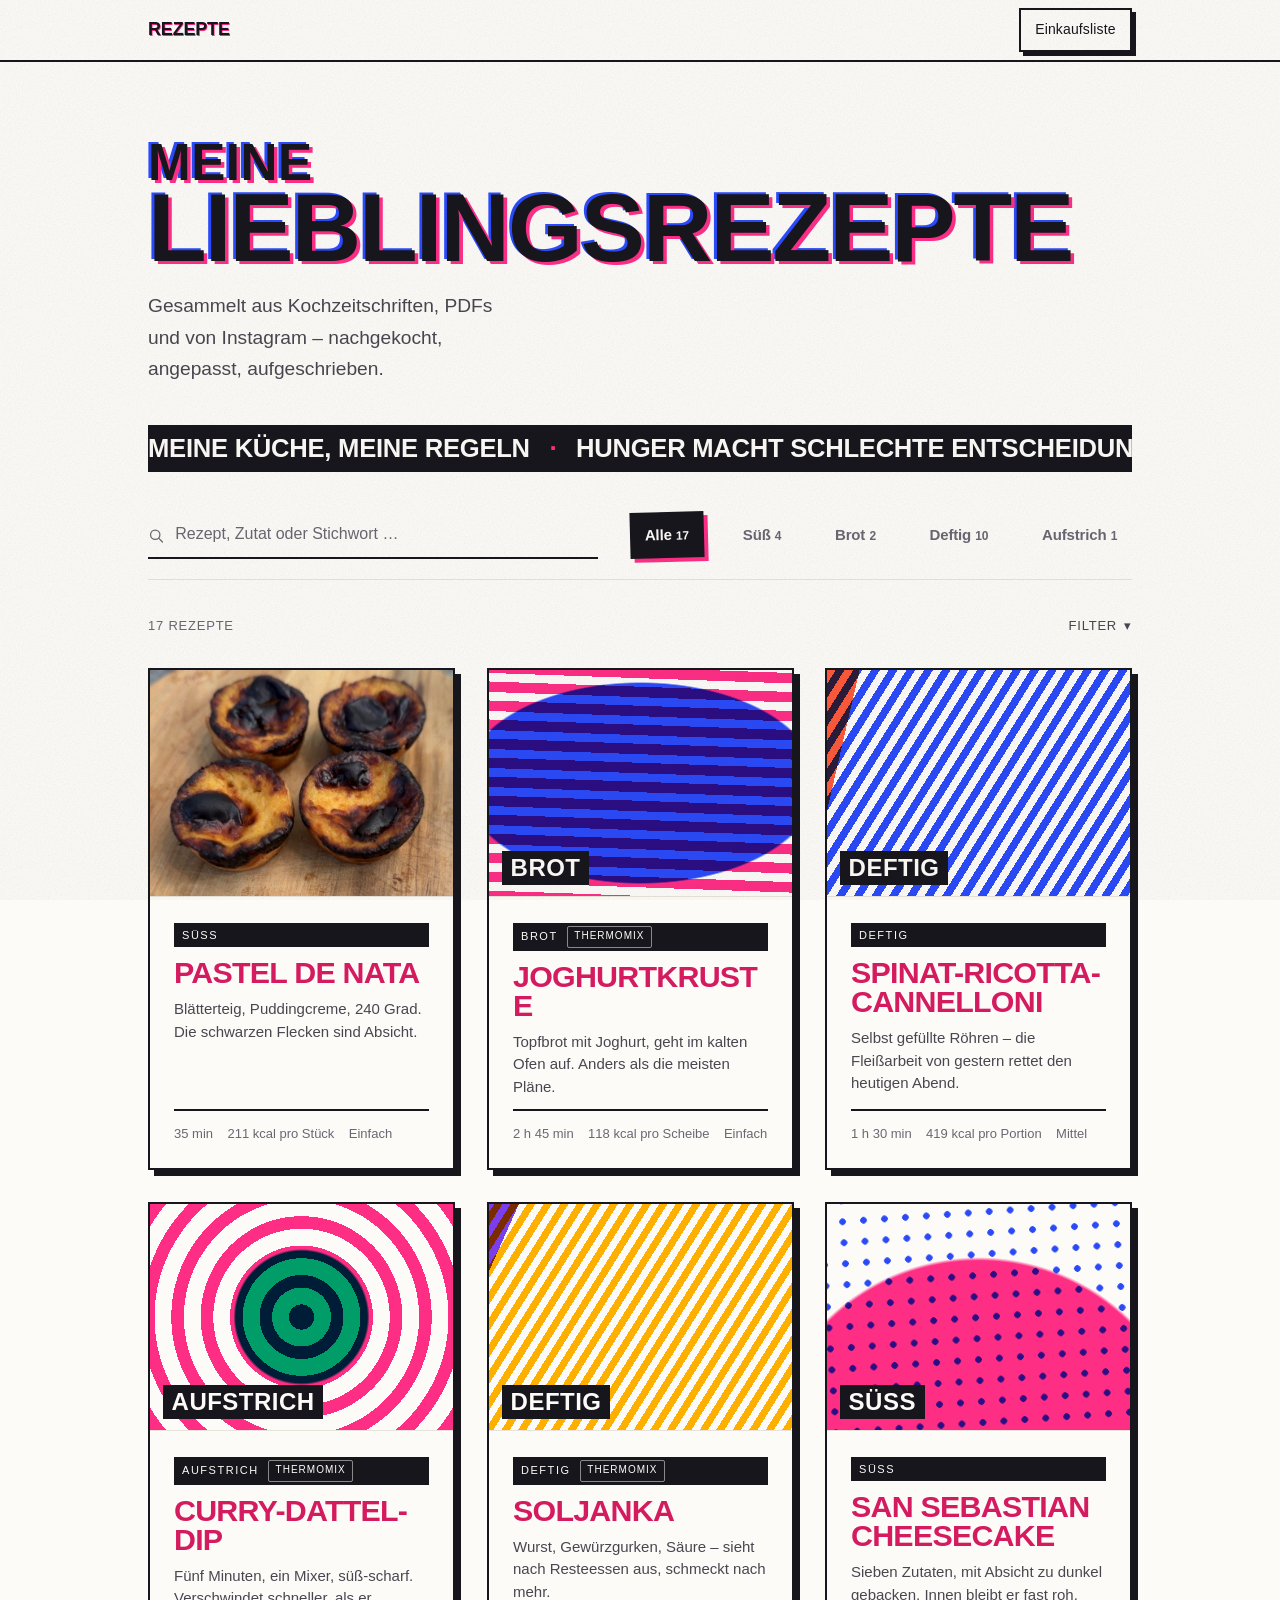
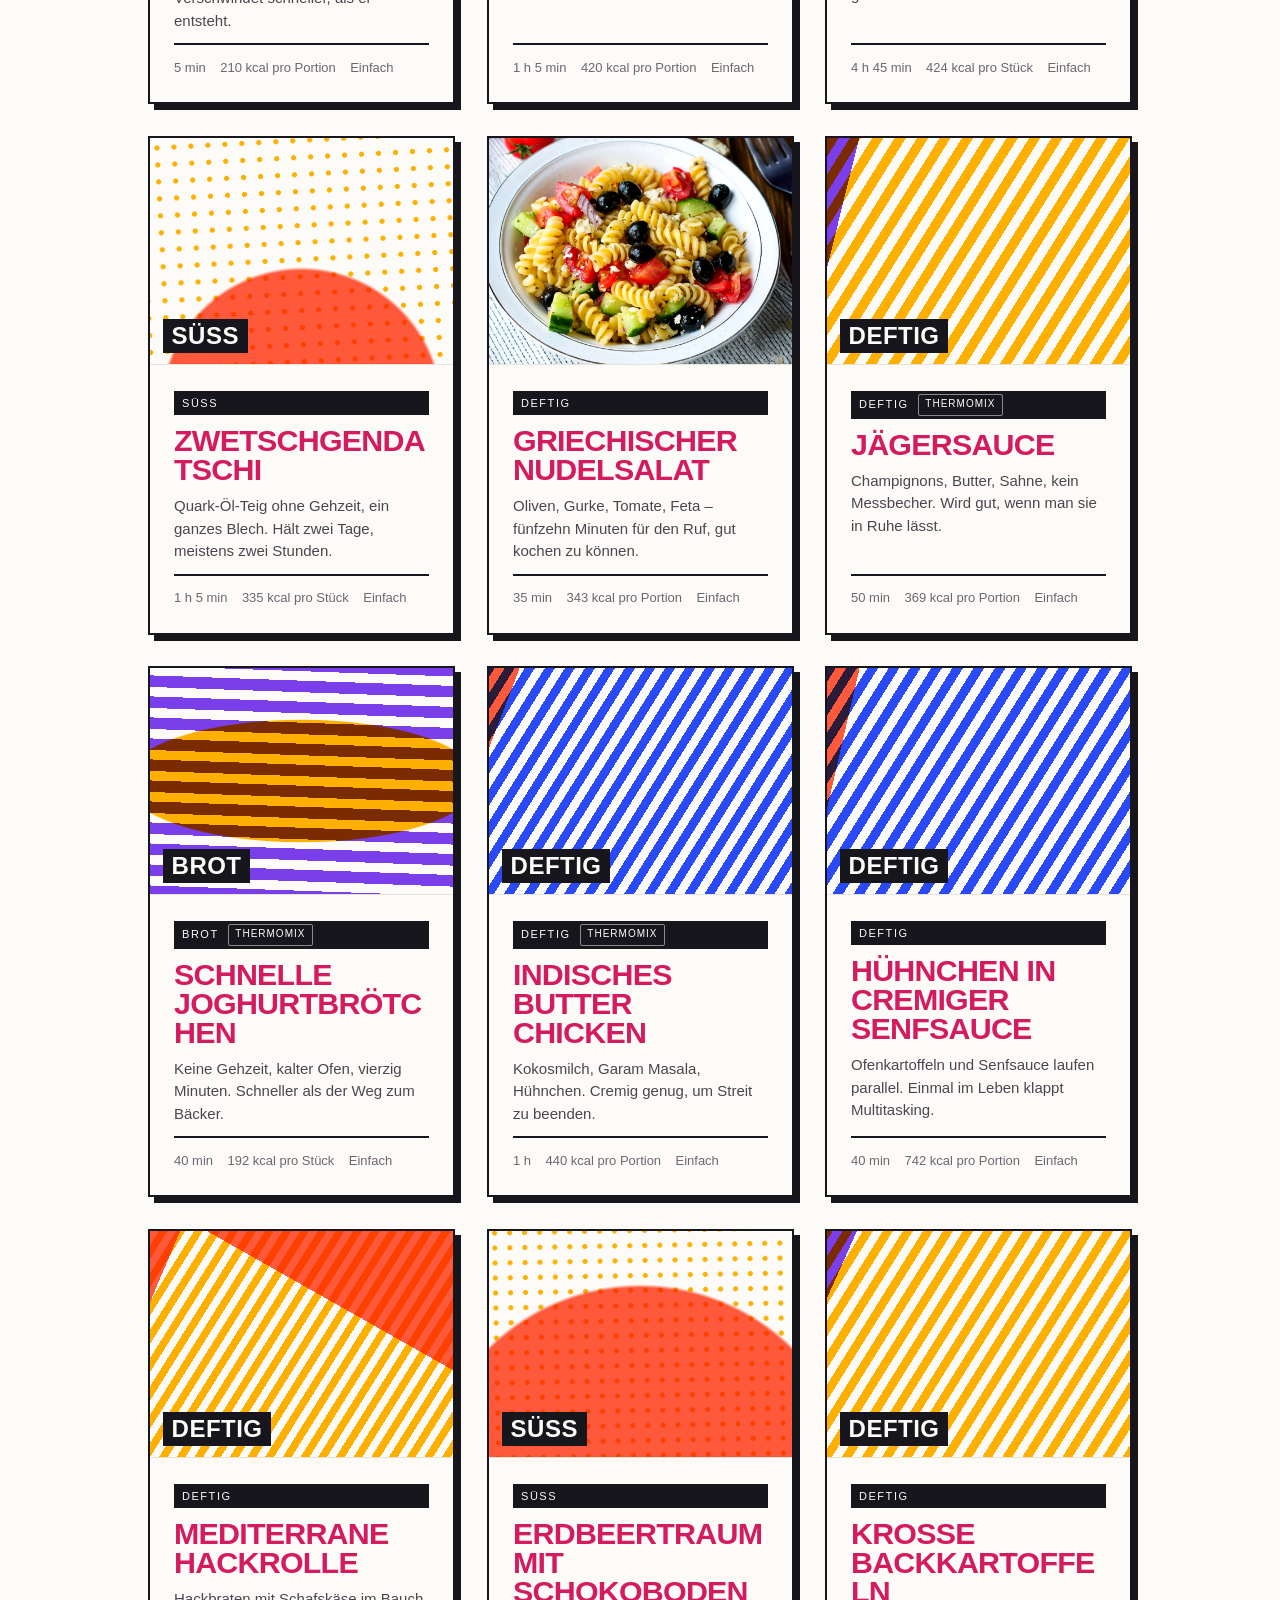
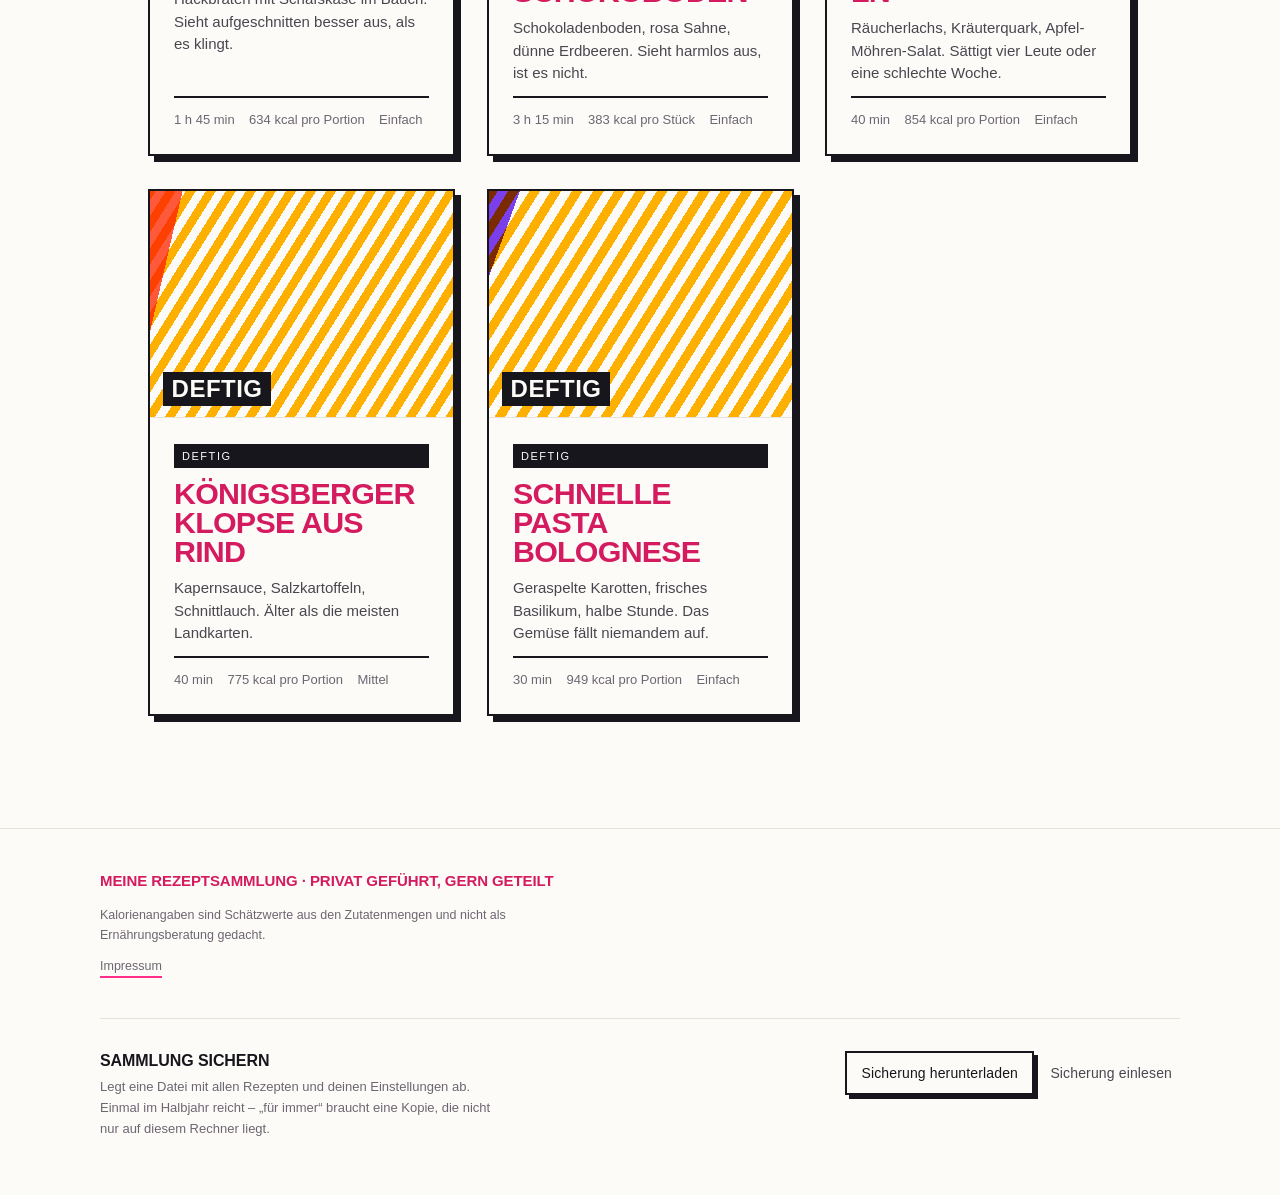
<file: dontbehangry/index.html>
<!DOCTYPE html>
<!-- ══════════════════════════════════════════════════════════════
     ENTWURFSFASSUNG – Spielwiese für die Gestaltung.

     Vollständige, eigenständige Kopie. Alles liegt hier: Gestaltung,
     Logik, Rezeptdaten, Bilder, Quellen. Nichts wird geliehen, nichts
     wirkt auf die veröffentlichte Seite unter /dontbehangry/ zurück.

     Gefällt dir das Ergebnis, kopierst du den ganzen Ordnerinhalt nach
     dontbehangry/ – mehr nicht. Alle Pfade sind relativ und richten
     sich nach dem Ort der Datei, der Ordner darf also heißen wie er
     will.

     Achtung: Rezepte, die du im Original einpflegst, erscheinen hier
     nicht mehr von selbst – die beiden Sammlungen laufen ab jetzt
     getrennt.
     ══════════════════════════════════════════════════════════════ -->
<html lang="de">
<head>
<meta charset="utf-8">
<meta name="viewport" content="width=device-width, initial-scale=1">
<title>Rezepte – Entwurf</title>
<meta name="description" content="Meine Lieblingsrezepte – Süß, Brot, Deftig und Aufstrich. Für immer gesammelt.">
<meta name="theme-color" content="#fdfbf7" media="(prefers-color-scheme: light)">
<meta name="theme-color" content="#14131a" media="(prefers-color-scheme: dark)">

<!-- Zum Homescreen hinzufügen: eigenes Symbol, Start im Vollbild ohne
     Browserleiste. Alle Pfade relativ, der Ordner darf weiter heißen
     wie er will. -->
<link rel="icon" href="icons/icon-32.png" sizes="32x32">
<link rel="icon" href="icons/icon-192.png" sizes="192x192">
<link rel="apple-touch-icon" href="icons/icon-180.png">
<link rel="manifest" href="manifest.webmanifest">
<meta name="apple-mobile-web-app-capable" content="yes">
<meta name="apple-mobile-web-app-title" content="Rezepte">
<meta name="apple-mobile-web-app-status-bar-style" content="default">

<script>
/* Fehlt der Schrägstrich am Ende der Adresse – „…/dontbehangry" statt
   „…/dontbehangry/" – und leitet der Server nicht um, dann löst der
   Browser jeden relativen Pfad eine Ebene zu hoch auf: css/style.css
   landet bei /css/style.css, und die Seite kommt nackt an.

   Hier wird die Adresse deshalb einmal richtiggestellt, bevor
   irgendetwas geladen ist. Ein bloßes Umschreiben der Adresszeile
   genügt nicht: Der Browser beginnt CSS und JavaScript schon zu holen,
   bevor dieses Skript läuft, und zwar mit der falschen Adresse. Nur ein
   echter Neuaufruf räumt das aus.

   Der Preis ist ein zusätzlicher Aufruf – aber nur beim allerersten
   Mal ohne Schrägstrich. Danach stimmt die Adresse.

   Der Gewinn: Unten stehen keine absoluten Pfade. Der Ordner darf
   heißen wie er will und beliebig tief liegen, und ein Doppelklick auf
   index.html funktioniert weiterhin – Adressen mit Dateiendung bleiben
   unangetastet. */
(function () {
  var p = location.pathname;
  if (!/\/$/.test(p) && !/\.[a-z0-9]+$/i.test(p) && location.protocol !== "file:") {
    location.replace(p + "/" + location.search + location.hash);
  }
})();
</script>

<link rel="stylesheet" href="css/style.css">
</head>
<body>

<a class="sprung" href="#inhalt">Zum Inhalt springen</a>

<header class="kopf">
  <div class="wrap kopf__innen">
    <a class="marke" href="#/">Rezepte</a>
    <div class="kopf__knoepfe">
      <button id="btnEinkauf" class="knopf knopf--rand" type="button" aria-expanded="false" aria-controls="einkauf">
        Einkaufsliste<span id="einkaufZahl" class="perle" hidden>0</span>
      </button>
    </div>
  </div>
</header>

<main id="inhalt">

  <!-- ─────────── Übersicht ─────────── -->
  <section id="ansichtListe" class="ansicht">
    <div class="wrap">

      <div class="intro">
        <div class="intro__wort">
          <h1 class="intro__titel">
            <span class="intro__vor">Meine</span>
            <span class="intro__wucht">Lieblingsrezepte</span>
          </h1>
          <p class="intro__text">
            Gesammelt aus Kochzeitschriften, PDFs und von Instagram –
            nachgekocht, angepasst, aufgeschrieben.
          </p>
        </div>

      </div>

      <!-- Laufband wie ein gedrucktes Spruchband. Rein zur Zierde,
           deshalb für Vorleseprogramme unsichtbar. Der Inhalt steht
           zweimal da, damit die Schleife ohne Sprung umläuft. -->
      <div class="laufband" aria-hidden="true">
        <div class="laufband__zug">
          <span class="laufband__satz">Meine Küche, meine Regeln <b>·</b> Hunger macht schlechte Entscheidungen <b>·</b> Salz ist keine Meinung <b>·</b> Der Ofen lügt nie <b>·</b> Rezepte sind Vorschläge <b>·</b> Erst essen, dann reden <b>·</b> Wer mitisst, darf nicht meckern <b>·</b> Alles vergeht, manches bei 240 Grad <b>·</b> Abschmecken ist Pflicht <b>·</b> </span>
          <span class="laufband__satz">Meine Küche, meine Regeln <b>·</b> Hunger macht schlechte Entscheidungen <b>·</b> Salz ist keine Meinung <b>·</b> Der Ofen lügt nie <b>·</b> Rezepte sind Vorschläge <b>·</b> Erst essen, dann reden <b>·</b> Wer mitisst, darf nicht meckern <b>·</b> Alles vergeht, manches bei 240 Grad <b>·</b> Abschmecken ist Pflicht <b>·</b> </span>
        </div>
      </div>

      <!-- Zuletzt gekocht – wird von js/app.js gefüllt oder bleibt leer. -->
      <section id="zuletzt" class="zuletzt" aria-label="Zuletzt gekocht" hidden></section>

      <div class="steuerung">
        <div class="suchfeld">
          <svg class="suchfeld__lupe" viewBox="0 0 20 20" aria-hidden="true"><circle cx="8.5" cy="8.5" r="5.5"/><path d="M12.8 12.8 17 17"/></svg>
          <input type="search" id="suche" placeholder="Rezept, Zutat oder Stichwort …" autocomplete="off" spellcheck="false" aria-label="Rezepte durchsuchen">
          <button type="button" id="sucheLeeren" class="suchfeld__weg" hidden aria-label="Suche zurücksetzen">&times;</button>
        </div>
        <nav class="reiter" id="kategorien" aria-label="Kategorien"></nav>
      </div>

      <div class="trefferzeile">
        <span id="treffer" aria-live="polite"></span>
        <button type="button" id="btnFilter" class="filterAuf" aria-expanded="false" aria-controls="filterFeld">
          Filter<span id="filterZahl" class="perle perle--klein" hidden>0</span>
        </button>
      </div>

      <div id="filterFeld" class="filterFeld" hidden></div>

      <ul class="karten" id="karten"></ul>
      <p class="hinweisLeer" id="leer" hidden>Dazu ist noch kein Rezept eingepflegt.</p>

    </div>
  </section>

  <!-- ─────────── Detail ─────────── -->
  <section id="ansichtDetail" class="ansicht" hidden></section>

  <!-- ─────────── Impressum ─────────── -->
  <section id="ansichtImpressum" class="ansicht" hidden>
    <div class="wrap">
      <a class="zurueck" href="#/">← Alle Rezepte</a>
      <h1 class="rTitel impressum__titel">Impressum</h1>

      <div class="impressum">
        <div class="impressum__block">
          <h2 class="impressum__marke">Angaben gemäß § 5 DDG</h2>
          <p>
            Stefanie Eichwald<br>
            Oberhofstraße 55<br>
            88045 Friedrichshafen<br>
            Deutschland
          </p>
        </div>

        <div class="impressum__block">
          <h2 class="impressum__marke">Verantwortlich für den Inhalt</h2>
          <p>Stefanie Eichwald, Anschrift wie oben.</p>
        </div>

        <div class="impressum__block">
          <h2 class="impressum__marke">Hosting</h2>
          <p>
            Vercel Inc.<br>
            440 N Barranca Ave #4133<br>
            Covina, CA 91723, USA
          </p>
        </div>

        <div class="impressum__block">
          <h2 class="impressum__marke">Zu dieser Seite</h2>
          <p>
            Private Rezeptsammlung ohne kommerzielle Absicht. Die Rezepte sind
            nachgekocht und in eigenen Worten aufgeschrieben; wo eine Vorlage
            zugrunde liegt, ist sie beim Rezept verlinkt. Kalorienangaben sind
            aus den Zutatenmengen geschätzt und keine Ernährungsberatung.
          </p>
        </div>
      </div>
    </div>
  </section>

</main>

<footer class="fuss">
  <div class="wrap fuss__innen">
    <p class="fuss__zeile">Meine Rezeptsammlung · privat geführt, gern geteilt</p>
    <p class="fuss__klein">
      Kalorienangaben sind Schätzwerte aus den Zutatenmengen und nicht als Ernährungsberatung gedacht.
    </p>
    <p class="fuss__klein"><a class="fuss__link" href="#/impressum">Impressum</a></p>

    <div class="sicherung">
      <div class="sicherung__text">
        <h2 class="sicherung__titel">Sammlung sichern</h2>
        <p class="sicherung__klein">
          Legt eine Datei mit allen Rezepten und deinen Einstellungen ab. Einmal im Halbjahr
          reicht – „für immer“ braucht eine Kopie, die nicht nur auf diesem Rechner liegt.
        </p>
      </div>
      <div class="sicherung__knoepfe">
        <button type="button" id="btnExport" class="knopf knopf--rand">Sicherung herunterladen</button>
        <button type="button" id="btnImport" class="knopf knopf--nackt">Sicherung einlesen</button>
        <input type="file" id="importDatei" accept="application/json,.json" hidden>
      </div>
    </div>
  </div>
</footer>

<!-- ─────────── Einkaufsliste ─────────── -->
<div id="schleier" class="schleier" hidden></div>
<aside id="einkauf" class="schublade" hidden aria-label="Einkaufsliste">
  <div class="schublade__kopf">
    <h2 class="schublade__titel">Einkaufsliste</h2>
    <button type="button" id="einkaufZu" class="knopf knopf--nackt" aria-label="Einkaufsliste schließen">&times;</button>
  </div>
  <div class="schublade__koerper" id="einkaufKoerper"></div>
  <div class="schublade__fuss">
    <button type="button" id="einkaufKopieren" class="knopf knopf--voll">Als Text kopieren</button>
    <button type="button" id="einkaufLeeren" class="knopf knopf--nackt knopf--warn">Liste leeren</button>
  </div>
</aside>

<!-- ─────────── Kochmodus ─────────── -->
<section id="kochmodus" class="koch" hidden aria-label="Kochmodus"></section>

<!-- ─────────── Timer ─────────── -->
<div id="timerStapel" class="timerStapel" aria-live="polite"></div>

<div id="toast" class="toast" role="status" aria-live="polite" hidden></div>

<script src="js/rezepte.js"></script>
<script src="js/app.js"></script>
</body>
</html>
</file>
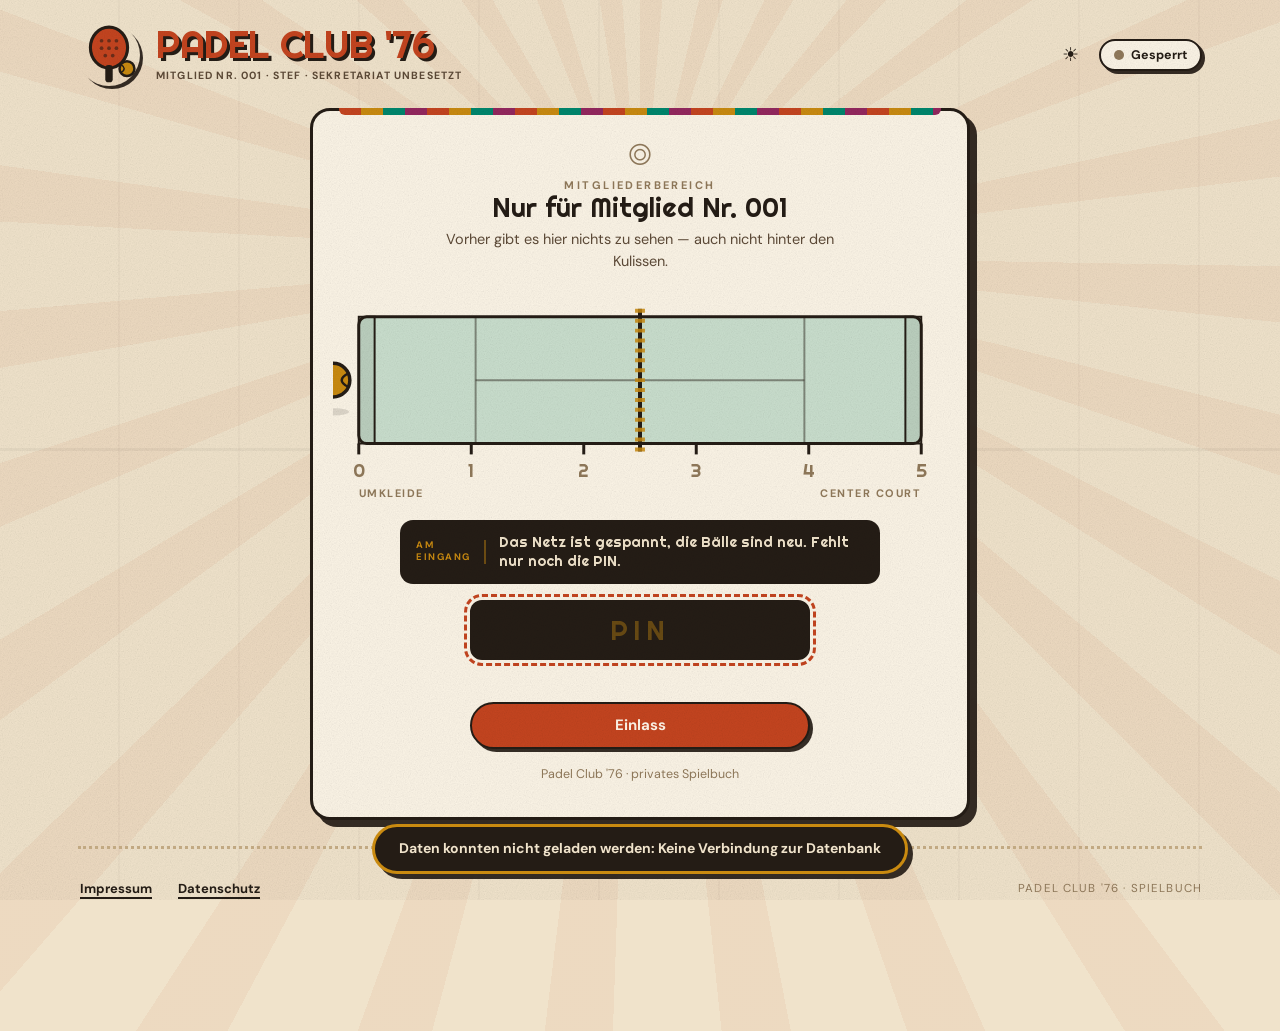
<file: padelclub/index.html>
<!DOCTYPE html>
<html lang="de" data-mode="day" data-humor="frech">
<head>
<meta charset="utf-8">
<meta name="viewport" content="width=device-width, initial-scale=1, viewport-fit=cover">
<meta name="theme-color" content="#f0e3cb" media="(prefers-color-scheme: light)">
<meta name="theme-color" content="#14100b" media="(prefers-color-scheme: dark)">
<meta name="format-detection" content="telephone=no">
<title>PADEL CLUB '76 — Stefs Spielbuch</title>
<link rel="icon" type="image/png" sizes="192x192" href="[data-uri]">
<link rel="apple-touch-icon" sizes="180x180" href="[data-uri]">
<link rel="manifest" href="manifest.webmanifest">
<meta name="apple-mobile-web-app-status-bar-style" content="default">
<meta name="description" content="Padel Club '76 — Spielbuch für Matches, Privatstunden und Training, mit Stufen-Rechner von 0 bis 5.">
<meta name="apple-mobile-web-app-capable" content="yes">
<meta name="apple-mobile-web-app-title" content="Padel Club '76">
<meta name="mobile-web-app-capable" content="yes">
<meta property="og:title" content="PADEL CLUB '76">
<meta property="og:description" content="Spielbuch für Matches, Privatstunden und Training — mit Stufen-Rechner.">
<meta property="og:type" content="website">
<style>
/* ── Schriften eingebettet (SIL Open Font License 1.1) ──────────
   Righteous © Astigmatic · DM Sans © Colophon Foundry / Google
   Als data:-URL eingebettet: keine externe Anfrage, funktioniert
   offline und ohne Verbindung zu Google.                        */
@font-face {
  font-family: 'Righteous'; font-style: normal; font-weight: 400;
  font-display: swap;
  src: url([data-uri]) format('woff2');
  unicode-range: U+0000-00FF,U+0131,U+0152-0153,U+02BB-02BC,U+02C6,U+02DA,U+02DC,
    U+0304,U+0308,U+0329,U+2000-206F,U+20AC,U+2122,U+2191,U+2193,U+2212,U+2215,U+FEFF,U+FFFD;
}
@font-face {
  font-family: 'DM Sans'; font-style: normal; font-weight: 400;
  font-display: swap;
  src: url([data-uri]) format('woff2');
  unicode-range: U+0000-00FF,U+0131,U+0152-0153,U+02BB-02BC,U+02C6,U+02DA,U+02DC,
    U+0304,U+0308,U+0329,U+2000-206F,U+20AC,U+2122,U+2191,U+2193,U+2212,U+2215,U+FEFF,U+FFFD;
}
@font-face {
  font-family: 'DM Sans'; font-style: normal; font-weight: 500;
  font-display: swap;
  src: url([data-uri]) format('woff2');
  unicode-range: U+0000-00FF,U+0131,U+0152-0153,U+02BB-02BC,U+02C6,U+02DA,U+02DC,
    U+0304,U+0308,U+0329,U+2000-206F,U+20AC,U+2122,U+2191,U+2193,U+2212,U+2215,U+FEFF,U+FFFD;
}
@font-face {
  font-family: 'DM Sans'; font-style: normal; font-weight: 700;
  font-display: swap;
  src: url([data-uri]) format('woff2');
  unicode-range: U+0000-00FF,U+0131,U+0152-0153,U+02BB-02BC,U+02C6,U+02DA,U+02DC,
    U+0304,U+0308,U+0329,U+2000-206F,U+20AC,U+2122,U+2191,U+2193,U+2212,U+2215,U+FEFF,U+FFFD;
}

/* ══════════════════════════════════════════════════════════════
   PADEL CLUB '76 — Designsystem
   Palette gegen den Kartenhintergrund validiert (CVD + Kontrast).
   ══════════════════════════════════════════════════════════════ */
:root {
  color-scheme: light;
  --paper:    #f0e3cb;
  --paper-2:  #e6d4b4;
  --card:     #fbf4e6;
  --card-2:   #f4e8d1;
  --ink:      #241c15;
  --ink-2:    #5d4a37;
  --ink-3:    #90795a;
  --line:     #ddc9a8;
  --rule:     #c7ae86;

  /* Kategoriale Serien — validiert auf --card */
  --terra:    #c4441f;   /* Match         */
  --petrol:   #00866c;   /* Privatstunde  */
  --senf:     #c98a10;   /* Freies Spiel  */
  --beere:    #93275e;   /* Turnier       */

  /* Sequenzielle Rampe (Heatmap), ein Farbton, hell → dunkel */
  --seq-1: #f2e0c6; --seq-2: #ecc3a1; --seq-3: #de9a6d;
  --seq-4: #cf6b3c; --seq-5: #b23f18; --seq-6: #8a2c0c;

  --win:      #1d6b3f;
  --loss:     #a3231b;
  --gold:     #b8860b;

  --shadow:   rgba(36,28,21,.92);
  --font-disp: 'Righteous', 'Trebuchet MS', system-ui, sans-serif;
  --font-body: 'DM Sans', system-ui, -apple-system, 'Segoe UI', sans-serif;
  --r: 20px;
}
:root[data-mode="night"] {
  color-scheme: dark;
  --paper:    #14100b;
  --paper-2:  #1b150e;
  --card:     #241c15;
  --card-2:   #2e241a;
  --ink:      #f7ecd6;
  --ink-2:    #c7b393;
  --ink-3:    #9c8666;
  --line:     #443528;
  --rule:     #5a4531;

  --terra:    #df6135;
  --petrol:   #12a184;
  --senf:     #c08a1c;
  --beere:    #c85d90;

  --seq-1: #2e241a; --seq-2: #4a3020; --seq-3: #6d4326;
  --seq-4: #96552b; --seq-5: #c06834; --seq-6: #e37f45;

  --win:      #58c07a;
  --loss:     #e8705f;
  --gold:     #f0c23c;
  --shadow:   rgba(0,0,0,.85);
}
/* Golden-Ball-Modus (Easter Egg) */
:root[data-golden="1"] {
  --terra:#b8860b; --petrol:#8a6d1f; --senf:#d4a017; --beere:#9c7a10;
  --card:#fff8dc; --card-2:#f7edc4; --paper:#efdca8; --paper-2:#e4cd93;
  --ink:#3d2f05; --ink-2:#6b5310; --ink-3:#907316; --line:#e0c979; --rule:#c9ad57;
}
:root[data-golden="1"][data-mode="night"] {
  --card:#2b2408; --card-2:#3a3010; --paper:#171204; --paper-2:#1f1906;
  --ink:#ffe79a; --ink-2:#d9bf6a; --ink-3:#a89047;
  --terra:#ffcf40; --petrol:#d9a520; --senf:#ffe07a; --beere:#e0b52e;
}

* { box-sizing: border-box; }
html { scroll-behavior: smooth; overflow-x: clip; }
body {
  margin: 0; background: var(--paper); color: var(--ink);
  font-family: var(--font-body); font-size: 15.5px; line-height: 1.55;
  -webkit-font-smoothing: antialiased; overflow-x: hidden;
  transition: background .4s ease, color .4s ease;
}

/* ── Kulisse: Sonnenstrahlen, Körnung, Court-Linien ────────── */
#sunburst {
  position: fixed; inset: -60vmax; z-index: 0; pointer-events: none;
  background: repeating-conic-gradient(from 0deg at 50% 42%,
      color-mix(in srgb, var(--terra) 7%, transparent) 0deg 5deg,
      transparent 5deg 13deg);
  animation: spin 190s linear infinite; opacity: .8;
}
@keyframes spin { to { transform: rotate(360deg); } }
#courtbg {
  position: fixed; inset: 0; z-index: 0; pointer-events: none; opacity: .5;
  background:
    linear-gradient(to bottom, transparent 0, transparent calc(50% - 1.5px),
      color-mix(in srgb, var(--ink) 9%, transparent) calc(50% - 1.5px),
      color-mix(in srgb, var(--ink) 9%, transparent) calc(50% + 1.5px), transparent calc(50% + 1.5px)),
    repeating-linear-gradient(90deg, transparent 0 118px,
      color-mix(in srgb, var(--ink) 5%, transparent) 118px 120px);
}
#grain {
  position: fixed; inset: 0; z-index: 60; pointer-events: none; opacity: .5;
  mix-blend-mode: multiply;
  background-image: url("data:image/svg+xml;utf8,<svg xmlns='http://www.w3.org/2000/svg' width='180' height='180'><filter id='n'><feTurbulence type='fractalNoise' baseFrequency='.85' numOctaves='4' stitchTiles='stitch'/><feColorMatrix type='saturate' values='0'/></filter><rect width='180' height='180' filter='url(%23n)' opacity='.42'/></svg>");
}
:root[data-mode="night"] #grain { mix-blend-mode: screen; opacity: .22; }
#balls { position: fixed; inset: 0; z-index: 55; pointer-events: none; }

.wrap { position: relative; z-index: 2; max-width: 1160px; margin: 0 auto; padding: 18px 18px 120px; }

/* ── Typografie ────────────────────────────────────────────── */
.disp { font-family: var(--font-disp); font-weight: 400; letter-spacing: .01em; line-height: .96; }
h1, h2, h3 { font-family: var(--font-disp); font-weight: 400; margin: 0; line-height: 1.02; }
.eyebrow {
  font-family: var(--font-body); font-weight: 700; font-size: 11px;
  letter-spacing: .22em; text-transform: uppercase; color: var(--ink-3);
}
.sub { font-size: 13px; color: var(--ink-2); margin: 4px 0 0; }

/* ── Karten ────────────────────────────────────────────────── */
.card {
  position: relative; background: var(--card);
  border: 3px solid var(--ink); border-radius: var(--r);
  box-shadow: 7px 7px 0 var(--shadow);
  padding: 20px; margin-bottom: 20px;
  transition: transform .18s cubic-bezier(.34,1.56,.64,1), box-shadow .18s ease;
}
.card.tilt:hover { transform: translate(-2px,-3px) rotate(-.35deg); box-shadow: 10px 12px 0 var(--shadow); }
.card > h2 { font-size: 21px; }
.card .stripe-top {
  position: absolute; top: -3px; left: 26px; right: 26px; height: 7px;
  background: repeating-linear-gradient(90deg, var(--terra) 0 22px, var(--senf) 22px 44px, var(--petrol) 44px 66px, var(--beere) 66px 88px);
  border-radius: 0 0 6px 6px;
}
.row-2 { display: grid; grid-template-columns: 1fr 1fr; gap: 20px; }
.row-2 > .card { margin-bottom: 0; }
@media (max-width: 900px) { .row-2 { grid-template-columns: 1fr; } }

/* ── Kopfzeile ─────────────────────────────────────────────── */
header.top { display: flex; align-items: center; gap: 16px; flex-wrap: wrap; padding: 6px 0 14px; }
#logo {
  width: 62px; height: 62px; flex: none; cursor: pointer; border: none; background: none; padding: 0;
  transition: transform .2s cubic-bezier(.34,1.56,.64,1);
}
#logo:hover { transform: rotate(-14deg) scale(1.08); }
#logo:active { transform: rotate(20deg) scale(.94); }
.wordmark { flex: 1 1 300px; min-width: 250px; }
.wordmark h1 {
  font-size: clamp(24px, 4vw, 38px);
  white-space: nowrap;
  color: var(--terra);
  text-shadow: 3px 3px 0 var(--ink);
  letter-spacing: -.01em;
}
.wordmark .est {
  font-size: 10.5px; font-weight: 700; letter-spacing: .11em; text-transform: uppercase;
  color: var(--ink-2); margin-top: 6px;
}
.top-actions { display: flex; gap: 8px; align-items: center; flex-wrap: wrap; margin-left: auto; }

/* ── Knöpfe ────────────────────────────────────────────────── */
button, .btn {
  touch-action: manipulation;
  font-family: var(--font-body); font-weight: 700; font-size: 13.5px;
  background: var(--card); color: var(--ink);
  border: 2.5px solid var(--ink); border-radius: 999px;
  padding: 8px 15px; cursor: pointer; line-height: 1.15;
  box-shadow: 3px 3px 0 var(--shadow);
  transition: transform .12s ease, box-shadow .12s ease, background .15s ease;
}
button:hover { transform: translate(-1px,-1px); box-shadow: 5px 5px 0 var(--shadow); }
button:active { transform: translate(2px,2px); box-shadow: 1px 1px 0 var(--shadow); }
button.solid { background: var(--terra); color: #fff5e8; }
button.solid-2 { background: var(--petrol); color: #f2fffb; }
button.flat { box-shadow: none; border-color: transparent; background: transparent; }
button.flat:hover { background: var(--card-2); transform: none; box-shadow: none; }
button:disabled { opacity: .4; cursor: not-allowed; }
button:focus-visible, input:focus-visible, select:focus-visible, textarea:focus-visible, [tabindex]:focus-visible {
  outline: 3px dashed var(--terra); outline-offset: 3px;
}

/* Segment-Umschalter (Humor) */
.segment { display: inline-flex; border: 2.5px solid var(--ink); border-radius: 999px; overflow: hidden; box-shadow: 3px 3px 0 var(--shadow); background: var(--card); }
.segment button { border: none; box-shadow: none; border-radius: 0; padding: 7px 13px; font-size: 12.5px; background: transparent; }
.segment button:hover { transform: none; box-shadow: none; background: var(--card-2); }
.segment button[aria-pressed="true"] { background: var(--ink); color: var(--card); }
.lbl-kurz { display: none; }

/* ── Laufband ──────────────────────────────────────────────── */
.marquee {
  border: 3px solid var(--ink); border-radius: 999px; background: var(--ink);
  color: var(--paper); overflow: hidden; margin-bottom: 20px;
  box-shadow: 5px 5px 0 var(--shadow); position: relative;
}
.marquee-inner { display: flex; width: max-content; animation: slide 46s linear infinite; }
.marquee:hover .marquee-inner { animation-play-state: paused; }
@keyframes slide { to { transform: translateX(-50%); } }
.marquee span {
  padding: 9px 0; font-size: 13px; font-weight: 700; letter-spacing: .04em; white-space: nowrap;
}
.marquee .sep { color: var(--senf); padding: 0 16px; }

/* ── Reiter ────────────────────────────────────────────────── */
nav.tabs { display: flex; gap: 10px; flex-wrap: wrap; margin-bottom: 22px; }
nav.tabs button {
  font-family: var(--font-disp); font-size: 16px; padding: 9px 20px;
  background: var(--card-2);
}
nav.tabs button[aria-selected="true"] { background: var(--ink); color: var(--card); transform: rotate(-1.2deg); }

/* ── Anzeigetafel ──────────────────────────────────────────── */
.scoreboard { display: grid; grid-template-columns: minmax(240px, 340px) 1fr; gap: 26px; align-items: center; }
@media (max-width: 860px) { .scoreboard { grid-template-columns: 1fr; } }
.level-box { text-align: center; position: relative; }
#levelNum {
  font-family: var(--font-disp); font-size: clamp(78px, 16vw, 132px); line-height: .82;
  color: var(--terra); cursor: pointer; user-select: none; display: inline-block;
  text-shadow: 5px 5px 0 var(--ink), 10px 10px 0 color-mix(in srgb, var(--senf) 65%, transparent);
  transition: transform .2s cubic-bezier(.34,1.56,.64,1);
}
#levelNum:hover { transform: scale(1.05) rotate(-2deg); }
#levelNum.punch { animation: punch .5s cubic-bezier(.34,1.56,.64,1); }
#levelNum.blank { text-shadow: none; color: var(--ink-3); font-size: clamp(52px, 9vw, 78px); }
@keyframes punch { 0%{transform:scale(1)} 40%{transform:scale(1.22) rotate(-4deg)} 100%{transform:scale(1)} }
.level-of { font-family: var(--font-disp); font-size: 26px; color: var(--ink-3); }
.stamp {
  display: inline-block; margin-top: 12px; padding: 6px 14px;
  border: 2.5px dashed var(--ink-2); border-radius: 8px;
  font-size: 11.5px; font-weight: 700; letter-spacing: .13em; text-transform: uppercase;
  color: var(--ink-2); transform: rotate(-3.5deg); background: color-mix(in srgb, var(--card-2) 70%, transparent);
}
.verdict {
  margin-top: 14px; padding: 12px 15px; border-left: 6px solid var(--senf);
  background: var(--card-2); border-radius: 0 12px 12px 0; font-size: 14px; font-style: italic;
}
#courtSvg { width: 100%; height: auto; display: block; cursor: crosshair; }

/* ── Kachelreihe (Ticket-Abrisse) ──────────────────────────── */
.tiles { display: grid; grid-template-columns: repeat(auto-fit, minmax(178px, 1fr)); gap: 18px; margin-bottom: 20px; }
.tile {
  position: relative; background: var(--card); border: 3px solid var(--ink);
  border-radius: 16px; padding: 16px 16px 20px; box-shadow: 6px 6px 0 var(--shadow);
  overflow: hidden; cursor: default;
  transition: transform .18s cubic-bezier(.34,1.56,.64,1), box-shadow .18s ease;
}
.tile:nth-child(odd)  { transform: rotate(-.7deg); }
.tile:nth-child(even) { transform: rotate(.6deg); }
.tile:hover { transform: rotate(0deg) translateY(-5px) scale(1.02); box-shadow: 9px 12px 0 var(--shadow); }
.tile::after {
  content: ''; position: absolute; left: 0; right: 0; bottom: 7px; height: 5px;
  background: radial-gradient(circle at 5px 50%, var(--ink) 0 2.6px, transparent 2.8px) 0 0/11px 5px repeat-x;
  opacity: .35;
}
.tile .t-lbl { font-size: 11.5px; font-weight: 700; letter-spacing: .1em; text-transform: uppercase; color: var(--ink-3); }
.tile .t-val { font-family: var(--font-disp); font-size: 40px; line-height: 1; margin-top: 6px; color: var(--ink); }
.tile .t-val .unit { font-size: 19px; color: var(--ink-3); }
.tile .t-note { font-size: 12px; color: var(--ink-2); margin-top: 5px; min-height: 2.6em; }
.tile.hot .t-val { color: var(--terra); }

/* ── Serien-Banner ─────────────────────────────────────────── */
.streaks { display: grid; grid-template-columns: repeat(auto-fit, minmax(230px,1fr)); gap: 18px; margin-bottom: 20px; }
.streak {
  border: 3px solid var(--ink); border-radius: 16px; padding: 14px 18px;
  box-shadow: 6px 6px 0 var(--shadow); display: flex; align-items: center; gap: 14px;
  background: var(--card);
}
.streak .big { font-family: var(--font-disp); font-size: 34px; line-height: 1; }
.streak .txt { font-size: 12.5px; line-height: 1.35; }
.streak.fire { background: linear-gradient(105deg, var(--terra), var(--senf)); color: #fff6e6; border-color: var(--ink); }
.streak.fire .txt { color: #fff2df; }
.streak.cold { background: var(--card-2); }
.flame { font-size: 30px; animation: flick .9s ease-in-out infinite alternate; }
@keyframes flick { from { transform: scale(1) rotate(-4deg); } to { transform: scale(1.15) rotate(5deg); } }

/* ── Legende & Diagramm ────────────────────────────────────── */
.legend { display: flex; flex-wrap: wrap; gap: 8px; margin: 14px 0 10px; }
.legend .item {
  display: inline-flex; align-items: center; gap: 7px; font-size: 12.5px; font-weight: 700;
  border: 2px solid var(--ink); border-radius: 999px; padding: 3px 11px 3px 6px; background: var(--card-2);
}
.legend .swatch { width: 13px; height: 13px; border-radius: 4px; flex: none; border: 1.5px solid var(--ink); }
.chart-wrap { position: relative; }
svg.chart { display: block; width: 100%; overflow: visible; }
.tooltip {
  position: absolute; pointer-events: none; opacity: 0; transform: translateY(4px);
  transition: opacity .12s ease, transform .12s ease; z-index: 30;
  background: var(--ink); color: var(--paper); border-radius: 12px; padding: 10px 13px;
  font-size: 12.5px; min-width: 140px; box-shadow: 4px 4px 0 color-mix(in srgb, var(--terra) 80%, transparent);
}
.tooltip.on { opacity: 1; transform: translateY(0); }
.tt-title { font-family: var(--font-disp); font-size: 14px; margin-bottom: 6px; color: var(--senf); }
.tt-row { display: flex; justify-content: space-between; gap: 12px; align-items: center; }
.tt-row .k { display: inline-flex; align-items: center; gap: 6px; }
.tt-row .v { font-weight: 700; font-variant-numeric: tabular-nums; }

/* ── Heatmap ───────────────────────────────────────────────── */
.heat { display: grid; grid-auto-flow: column; grid-template-rows: repeat(7, 1fr); grid-auto-columns: 1fr; gap: 3px; }
.heat i {
  display: block; width: 100%; aspect-ratio: 1; border-radius: 4px; background: var(--seq-1);
  border: 1px solid color-mix(in srgb, var(--ink) 14%, transparent); cursor: default;
  transition: transform .12s ease;
}
.heat i:hover { transform: scale(1.45); z-index: 2; position: relative; }
.heat-scale { display: flex; align-items: center; gap: 5px; font-size: 11.5px; color: var(--ink-2); margin-top: 10px; }
.heat-scale i { width: 13px; height: 13px; border-radius: 4px; display: block; border: 1px solid color-mix(in srgb, var(--ink) 20%, transparent); }

/* ── Messbalken ────────────────────────────────────────────── */
.meter-row { padding: 12px 0; border-bottom: 2px dotted var(--line); }
.meter-row:last-child { border-bottom: none; }
.meter-head { display: flex; justify-content: space-between; align-items: baseline; gap: 12px; }
.meter-head .m-name { font-weight: 700; font-size: 14px; }
.meter-head .m-val { font-family: var(--font-disp); font-size: 17px; }
.meter-track { height: 13px; border-radius: 999px; background: var(--card-2); border: 2px solid var(--ink); margin-top: 6px; overflow: hidden; }
.meter-fill { height: 100%; border-radius: 999px; transition: width .6s cubic-bezier(.22,.61,.36,1); }
.meter-note { font-size: 11.5px; color: var(--ink-2); margin-top: 5px; }

/* ── Trophäen ──────────────────────────────────────────────── */
.trophies { display: grid; grid-template-columns: repeat(auto-fill, minmax(146px, 1fr)); gap: 14px; }
.trophy {
  border: 3px solid var(--ink); border-radius: 16px; padding: 13px 12px; text-align: center;
  background: var(--card-2); box-shadow: 4px 4px 0 var(--shadow);
  transition: transform .2s cubic-bezier(.34,1.56,.64,1);
}
.trophy.locked { opacity: .42; filter: grayscale(1); border-style: dashed; box-shadow: none; }
.trophy.won:hover { transform: translateY(-6px) rotate(-2.5deg) scale(1.04); }
.trophy .ic { font-size: 30px; line-height: 1.1; }
.trophy .nm { font-family: var(--font-disp); font-size: 13.5px; margin-top: 5px; }
.trophy .ds { font-size: 11px; color: var(--ink-2); margin-top: 3px; line-height: 1.3; }
.trophy.just { animation: pop .7s cubic-bezier(.34,1.56,.64,1); }
@keyframes pop { 0%{transform:scale(.5) rotate(-18deg);opacity:0} 60%{transform:scale(1.18) rotate(6deg)} 100%{transform:scale(1)} }

/* ── Ausreden-Automat ──────────────────────────────────────── */
.excuse-screen {
  border: 3px solid var(--ink); border-radius: 14px; background: var(--ink); color: var(--senf);
  padding: 20px 18px; min-height: 108px; display: flex; align-items: center; justify-content: center;
  text-align: center; font-family: var(--font-disp); font-size: 19px; line-height: 1.3;
  box-shadow: inset 0 0 0 3px color-mix(in srgb, var(--senf) 22%, transparent);
}
.excuse-screen.rolling { animation: shake .1s linear infinite; }
@keyframes shake { 0%{transform:translate(0,0)} 25%{transform:translate(-1.5px,1px)} 50%{transform:translate(1.5px,-1px)} 75%{transform:translate(-1px,-1.5px)} 100%{transform:translate(0,0)} }

/* ── Formular ──────────────────────────────────────────────── */
label.fld { display: block; }
label.fld > .lbl {
  display: block; font-size: 11.5px; font-weight: 700; letter-spacing: .1em;
  text-transform: uppercase; color: var(--ink-3); margin-bottom: 6px;
}
input, select, textarea {
  font-family: var(--font-body); font-size: 15px; color: var(--ink); width: 100%;
  background: var(--card-2); border: 2.5px solid var(--ink); border-radius: 12px; padding: 9px 12px;
  min-width: 0; max-width: 100%; box-sizing: border-box;
}
/* Safari auf dem iPhone gibt date- und time-Feldern eine eigene
   Mindestbreite und ignoriert width:100% — dadurch laufen sie aus der
   Karte. Das Zurücksetzen der Systemdarstellung behebt es. */
input[type="date"], input[type="time"], input[type="datetime-local"] {
  -webkit-appearance: none; appearance: none;
  min-width: 0; max-width: 100%; width: 100%;
  display: block; text-align: left;
}
input[type="date"]::-webkit-date-and-time-value { text-align: left; margin: 0; }
input[type="date"]::-webkit-calendar-picker-indicator { margin-left: auto; opacity: .65; }
input[type="number"] { -moz-appearance: textfield; }
input::placeholder, textarea::placeholder { color: var(--ink-3); }
select { cursor: pointer; }
.form-grid { display: grid; grid-template-columns: repeat(auto-fit, minmax(min(200px, 100%), 1fr)); gap: 15px; }
.form-grid > * { min-width: 0; }
.span2 { grid-column: span 2; } @media(max-width:640px){ .span2 { grid-column: span 1; } }
.rule { height: 0; border-top: 3px dotted var(--line); margin: 18px 0; }
.form-foot { display: flex; gap: 10px; justify-content: flex-end; flex-wrap: wrap; margin-top: 20px; }

.typepick { display: grid; grid-template-columns: repeat(auto-fit, minmax(min(140px, 100%), 1fr)); gap: 11px; }
.tp {
  display: flex; align-items: center; gap: 10px; padding: 13px 14px; text-align: left;
  font-family: var(--font-disp); font-size: 15px; background: var(--card-2);
  border: 3px solid var(--ink); border-radius: 14px; box-shadow: 4px 4px 0 var(--shadow);
}
.tp .dot { width: 14px; height: 14px; border-radius: 5px; border: 2px solid var(--ink); flex: none; }
.tp[aria-pressed="true"] { background: var(--ink); color: var(--card); transform: translate(2px,2px); box-shadow: 1px 1px 0 var(--shadow); }
.tp[aria-pressed="true"] .dot { border-color: var(--card); }

.chips { display: flex; flex-wrap: wrap; gap: 8px; }
.chip {
  font-size: 12.5px; font-weight: 700; padding: 6px 13px; border-radius: 999px;
  border: 2.5px solid var(--ink); background: var(--card-2); box-shadow: 2px 2px 0 var(--shadow);
}
.chip[aria-pressed="true"] { background: var(--petrol); color: #f0fffa; }

.sets { display: flex; gap: 16px; flex-wrap: wrap; }
.setbox { border: 3px solid var(--ink); border-radius: 14px; padding: 9px 11px; background: var(--ink); box-shadow: 4px 4px 0 var(--shadow); }
.setbox .cap { font-size: 10px; font-weight: 700; letter-spacing: .15em; color: var(--senf); text-align: center; margin-bottom: 5px; text-transform: uppercase; }
.setbox .pair { display: flex; align-items: center; gap: 7px; }
.setbox input {
  width: 46px; text-align: center; font-family: var(--font-disp); font-size: 21px; padding: 3px 0;
  background: var(--paper); border: 2px solid var(--senf); border-radius: 8px; color: var(--ink);
}
:root[data-mode="night"] .setbox input { background: var(--card-2); }
.setbox .colon { color: var(--senf); font-family: var(--font-disp); font-size: 20px; }

/* ── Tabelle ───────────────────────────────────────────────── */
.tscroll { overflow-x: auto; -webkit-overflow-scrolling: touch; overscroll-behavior-x: contain; margin: 0 -20px; padding: 0 20px; }
table { border-collapse: collapse; width: 100%; min-width: 700px; font-size: 14px; }
thead th {
  text-align: left; font-size: 10.5px; font-weight: 700; letter-spacing: .14em;
  text-transform: uppercase; color: var(--ink-3); padding: 9px 10px; white-space: nowrap;
  border-bottom: 3px solid var(--ink);
}
tbody td { padding: 11px 10px; border-bottom: 2px dotted var(--line); vertical-align: top; }
tbody tr { transition: background .12s ease; }
tbody tr:hover { background: var(--card-2); }
td.num { font-variant-numeric: tabular-nums; white-space: nowrap; }
.badge {
  display: inline-flex; align-items: center; gap: 6px; font-size: 11.5px; font-weight: 700;
  padding: 3px 10px; border-radius: 999px; border: 2px solid var(--ink); background: var(--card-2); white-space: nowrap;
}
.badge .bd { width: 9px; height: 9px; border-radius: 3px; flex: none; border: 1px solid var(--ink); }
.res { font-family: var(--font-disp); font-size: 14px; white-space: nowrap; }
.res.win { color: var(--win); } .res.loss { color: var(--loss); } .res.open { color: var(--ink-3); }
.muted { color: var(--ink-3); }
.empty { text-align: center; padding: 40px 18px; color: var(--ink-2); font-size: 15px; font-style: italic; }
.filters { display: flex; gap: 12px; flex-wrap: wrap; align-items: end; margin: 16px 0 6px; }
.filters label.fld { width: 178px; }

/* ── Schieberegler ─────────────────────────────────────────── */
.slider-row { margin-bottom: 17px; }
.slider-head { display: flex; justify-content: space-between; align-items: baseline; gap: 10px; }
.slider-head .s-name { font-weight: 700; font-size: 14.5px; }
.slider-head .s-val { font-family: var(--font-disp); font-size: 19px; color: var(--terra); }
.slider-desc { font-size: 11.5px; color: var(--ink-2); margin-top: 2px; }
input[type=range] { -webkit-appearance: none; appearance: none; background: transparent; border: none; padding: 0; height: 26px; width: 100%; }
input[type=range]::-webkit-slider-runnable-track { height: 12px; border-radius: 999px; background: var(--card-2); border: 2.5px solid var(--ink); }
input[type=range]::-webkit-slider-thumb {
  -webkit-appearance: none; width: 26px; height: 26px; border-radius: 50%; margin-top: -9.5px;
  background: radial-gradient(circle at 35% 32%, #f2ff8a, var(--senf) 62%, #8a5c05);
  border: 2.5px solid var(--ink); cursor: grab;
}
input[type=range]::-moz-range-track { height: 12px; border-radius: 999px; background: var(--card-2); border: 2.5px solid var(--ink); }
input[type=range]::-moz-range-thumb {
  width: 22px; height: 22px; border-radius: 50%;
  background: radial-gradient(circle at 35% 32%, #f2ff8a, var(--senf) 62%, #8a5c05);
  border: 2.5px solid var(--ink); cursor: grab;
}

/* ── Toast, Maskottchen, Konfetti ──────────────────────────── */
.toast {
  position: fixed; left: 50%; bottom: 26px; transform: translate(-50%, 22px);
  background: var(--ink); color: var(--paper); border: 3px solid var(--senf);
  border-radius: 999px; padding: 11px 24px; font-weight: 700; font-size: 14px;
  opacity: 0; pointer-events: none; z-index: 90; transition: opacity .2s ease, transform .25s cubic-bezier(.34,1.56,.64,1);
  box-shadow: 5px 5px 0 var(--shadow); max-width: 88vw; text-align: center;
}
.toast.on { opacity: 1; transform: translate(-50%, 0); }
#mascot {
  position: fixed; right: 20px; bottom: 20px; z-index: 92; width: 190px;
  opacity: 0; transform: translateY(26px) scale(.8); pointer-events: none;
  transition: opacity .3s ease, transform .35s cubic-bezier(.34,1.56,.64,1);
}
#mascot.on { opacity: 1; transform: translateY(0) scale(1); pointer-events: auto; }
#mascot .bubble {
  background: var(--card); border: 3px solid var(--ink); border-radius: 16px;
  padding: 11px 13px; font-size: 13px; font-weight: 500; box-shadow: 5px 5px 0 var(--shadow);
  margin-bottom: 9px; position: relative;
}
#mascot .bubble::after {
  content: ''; position: absolute; right: 26px; bottom: -13px;
  border: 7px solid transparent; border-top-color: var(--ink);
}
#mascot .ball { width: 62px; margin-left: auto; display: block; animation: bob 2.1s ease-in-out infinite; cursor: pointer; }
@keyframes bob { 0%,100%{transform:translateY(0) rotate(-6deg)} 50%{transform:translateY(-9px) rotate(6deg)} }
#confetti { position: fixed; inset: 0; z-index: 95; pointer-events: none; }

/* ── Kleinkram ─────────────────────────────────────────────── */
.hidden { display: none !important; }
.reveal { opacity: 0; transform: translateY(26px); }
.reveal.in { opacity: 1; transform: none; transition: opacity .55s ease, transform .55s cubic-bezier(.22,.61,.36,1); }
.note { font-size: 13px; color: var(--ink-2); background: var(--card-2); border: 2.5px dashed var(--rule); border-radius: 14px; padding: 14px 16px; }
.note b, .note code { color: var(--ink); }
code { font-family: ui-monospace, 'SF Mono', Menlo, monospace; font-size: .92em; background: color-mix(in srgb, var(--ink) 9%, transparent); padding: 1px 5px; border-radius: 5px; }
.level-tbl td { font-size: 13.5px; }
.you-pill { background: var(--terra); color: #fff3e6; border-color: var(--ink); }
#netHit { cursor: pointer; }
.kbd { border: 2px solid var(--ink); border-bottom-width: 4px; border-radius: 6px; padding: 1px 6px; font-size: 11px; font-weight: 700; background: var(--card-2); }

/* ── Kursplan ──────────────────────────────────────────────── */
.kurs { border: 3px solid var(--ink); border-radius: 16px; background: var(--card-2);
  box-shadow: 4px 4px 0 var(--shadow); margin-bottom: 12px; overflow: hidden; }
.kurs[open] { background: var(--card); }
.kurs > summary {
  list-style: none; cursor: pointer; padding: 13px 15px; display: grid;
  grid-template-columns: 44px 1fr auto; gap: 12px; align-items: center;
  touch-action: manipulation; min-height: 58px;
}
.kurs > summary::-webkit-details-marker { display: none; }
.kurs > summary:hover { background: color-mix(in srgb, var(--senf) 12%, transparent); }
.k-nr { font-family: var(--font-disp); font-size: 26px; line-height: 1; text-align: center;
  color: var(--card); background: var(--ink); border-radius: 10px; padding: 6px 0; }
.kurs.fertig .k-nr { background: var(--petrol); }
.k-tt { font-family: var(--font-disp); font-size: 16.5px; line-height: 1.15; min-width: 0; }
.k-tt em { display: block; font-family: var(--font-body); font-style: normal; font-weight: 700;
  font-size: 10.5px; letter-spacing: .12em; text-transform: uppercase; color: var(--ink-3); margin-top: 3px; }
.k-zahl { font-family: var(--font-disp); font-size: 15px; color: var(--ink-2); white-space: nowrap; }
.k-bar { grid-column: 1 / -1; height: 9px; border-radius: 99px; background: var(--card-2);
  border: 2px solid var(--ink); overflow: hidden; }
.kurs[open] .k-bar { background: var(--card-2); }
.k-fill { height: 100%; background: var(--senf); transition: width .6s cubic-bezier(.22,.61,.36,1); }
.kurs.fertig .k-fill { background: var(--petrol); }
.k-body { padding: 4px 15px 16px; border-top: 2px dotted var(--line); margin-top: 2px; }
.k-ziel { font-size: 13.5px; color: var(--ink-2); margin: 12px 0 12px; }
.k-ziel b { color: var(--ink); }
.k-themen { list-style: none; padding: 0; margin: 0 0 14px; display: grid; gap: 4px; }
.k-themen li { display: grid; grid-template-columns: 22px 1fr auto; gap: 8px; align-items: baseline;
  font-size: 13.5px; padding: 5px 0; border-bottom: 1px dotted var(--line); }
.k-themen li:last-child { border-bottom: none; }
.k-themen .hak { font-family: var(--font-disp); color: var(--ink-3); font-size: 15px; text-align: center; }
.k-themen li.ok .hak { color: var(--petrol); }
.k-themen li.ok span { font-weight: 700; }
.k-themen .mal { font-size: 12px; color: var(--ink-3); font-variant-numeric: tabular-nums; }
.k-spiel { font-size: 13px; color: var(--ink-2); margin: 0 0 12px; }
.k-merk { display: grid; grid-template-columns: auto 1fr; align-items: center; gap: 12px;
  background: var(--ink); border-radius: 12px; padding: 11px 14px; }
.k-merk .lbl2 { font-size: 9.5px; font-weight: 700; letter-spacing: .16em; color: var(--senf);
  line-height: 1.25; text-transform: uppercase; border-right: 2px solid color-mix(in srgb, var(--senf) 45%, transparent);
  padding-right: 12px; }
.k-merk .txt2 { font-family: var(--font-disp); font-size: 14px; color: var(--paper); line-height: 1.28; }
:root[data-mode="night"] .k-merk .txt2 { color: var(--ink); }
:root[data-mode="night"] .k-merk { background: var(--senf); }
:root[data-mode="night"] .k-merk .lbl2 { color: var(--ink); border-right-color: color-mix(in srgb, var(--ink) 40%, transparent); }
.k-de { font-size: 12.5px; font-style: italic; color: var(--ink-2); margin: 8px 0 0; }

/* Themen-Auswahl nach Kurseinheit gruppiert */
.chip-gruppe { margin-bottom: 14px; }
.chip-gruppe > .titel { font-size: 11px; font-weight: 700; letter-spacing: .12em; text-transform: uppercase;
  color: var(--ink-3); margin-bottom: 7px; }
.slider-head .s-tag { font-size: 10px; font-weight: 700; letter-spacing: .1em; text-transform: uppercase;
  color: var(--ink-3); border: 1.5px solid var(--line); border-radius: 99px; padding: 1px 7px; margin-left: 7px; }

/* ── Vorhang: vor der PIN ist nichts zu sehen ──────────────── */
:root[data-curtain="1"] .marquee,
:root[data-curtain="1"] nav.tabs,
:root[data-curtain="1"] #tab-overview,
:root[data-curtain="1"] #tab-entries,
:root[data-curtain="1"] #tab-level,
:root[data-curtain="1"] .wrap > .note,
:root[data-curtain="1"] #pdfBtn,
:root[data-curtain="1"] #exportBtn,
:root[data-curtain="1"] .segment { display: none !important; }
:root:not([data-curtain="1"]) #vorhang { display: none !important; }

#vorhang { max-width: 660px; margin: 8px auto 0; }
#vorhang .card { text-align: center; }
#vorhang h2 { font-size: 27px; margin-bottom: 4px; }
#vorhang .sub { font-size: 14.5px; max-width: 40ch; margin: 6px auto 0; }
#courtSvgV { width: 100%; height: auto; display: block; margin: 20px 0 4px; cursor: pointer; }
#vorhang .schloss { font-family: var(--font-disp); font-size: 40px; color: var(--ink-3); line-height: 1; }
#vorhang .foot { margin-top: 16px; display: flex; gap: 10px; justify-content: center; flex-wrap: wrap; }
#vorhang .klein { font-size: 12.5px; color: var(--ink-3); margin-top: 16px; }
@media (max-width: 640px) { #vorhang h2 { font-size: 22px; } }

/* ── Gesperrt / entsperrt ──────────────────────────────────── */
:root[data-locked="1"] #newBtn,
:root[data-locked="1"] #formCard,
:root[data-locked="1"] [data-edit],
:root[data-locked="1"] [data-del] { display: none !important; }
:root[data-locked="1"] #sliders { opacity: .5; pointer-events: none; filter: grayscale(.4); }
:root:not([data-locked="1"]) #lockHint { display: none !important; }

#lockBadge {
  display: inline-flex; align-items: center; gap: 7px; font-size: 12.5px; font-weight: 700;
  border: 2.5px solid var(--ink); border-radius: 999px; padding: 7px 13px;
  background: var(--card); box-shadow: 3px 3px 0 var(--shadow); cursor: pointer;
  touch-action: manipulation;
}
#lockBadge .dot { width: 10px; height: 10px; border-radius: 50%; background: var(--ink-3); flex: none; }
:root:not([data-locked="1"]) #lockBadge .dot { background: var(--petrol); }
:root:not([data-locked="1"]) #lockBadge { border-color: var(--petrol); }
#lockBadge.warn .dot { background: var(--terra); }

#lockHint {
  border: 3px dashed var(--rule); border-radius: var(--r); background: var(--card-2);
  padding: 26px 22px; text-align: center; margin-bottom: 20px;
}
#lockHint h2 { font-size: 21px; margin-bottom: 6px; }
#lockHint p { font-size: 14px; color: var(--ink-2); margin: 0 auto; max-width: 46ch; }
#lockHint .keyhole { font-family: var(--font-disp); font-size: 42px; color: var(--ink-3); line-height: 1; margin-bottom: 8px; }

/* ── Fußzeile & Rechtstexte ────────────────────────────────── */
footer.fuss {
  margin-top: 26px; padding-top: 18px; border-top: 3px dotted var(--rule);
  display: flex; gap: 10px 22px; flex-wrap: wrap; align-items: center;
  font-size: 13px; color: var(--ink-2);
}
footer.fuss button {
  background: none; border: none; box-shadow: none; padding: 6px 2px;
  font-size: 13px; font-weight: 700; color: var(--ink); text-decoration: underline;
  text-decoration-thickness: 2px; text-underline-offset: 4px; min-height: 44px;
}
footer.fuss button:hover { color: var(--terra); transform: none; box-shadow: none; }
footer.fuss .clubline { margin-left: auto; font-size: 11.5px; letter-spacing: .1em;
  text-transform: uppercase; color: var(--ink-3); }

#legalLayer {
  position: fixed; inset: 0; z-index: 118; display: grid; place-items: center;
  background: color-mix(in srgb, var(--ink) 66%, transparent); padding: 20px;
  backdrop-filter: blur(2px);
}
#legalLayer.hidden { display: none !important; }
#legalCard {
  background: var(--card); border: 3px solid var(--ink); border-radius: var(--r);
  box-shadow: 9px 9px 0 var(--shadow); width: min(760px, 100%); max-height: min(86vh, 900px);
  display: flex; flex-direction: column; animation: pinIn .3s cubic-bezier(.34,1.56,.64,1);
}
#legalKopf { display: flex; align-items: center; gap: 12px; padding: 18px 20px 14px;
  border-bottom: 3px solid var(--ink); flex-wrap: wrap; }
#legalKopf h2 { font-size: 23px; flex: 1 1 auto; }
#legalTabs { display: flex; gap: 8px; }
#legalTabs button { padding: 8px 14px; font-size: 13px; }
#legalTabs button[aria-selected="true"] { background: var(--ink); color: var(--card); }
#legalBody { overflow-y: auto; padding: 20px; -webkit-overflow-scrolling: touch; }
#legalBody h3 { font-size: 16.5px; margin: 22px 0 6px; }
#legalBody h3:first-child { margin-top: 0; }
#legalBody p, #legalBody li { font-size: 14px; line-height: 1.6; color: var(--ink-2); }
#legalBody p { margin: 0 0 10px; }
#legalBody ul { margin: 0 0 12px; padding-left: 20px; }
#legalBody li { margin-bottom: 5px; }
#legalBody b, #legalBody strong { color: var(--ink); }
#legalBody .adresse { font-size: 15px; color: var(--ink); line-height: 1.7; }
#legalBody .luecke {
  display: inline-block; background: var(--terra); color: #fff4e8; font-weight: 700;
  font-size: 12px; padding: 2px 9px; border-radius: 6px; letter-spacing: .03em;
}
#legalBody .stand { font-size: 12px; color: var(--ink-3); margin-top: 22px;
  border-top: 2px dotted var(--line); padding-top: 12px; }
#legalFuss { padding: 14px 20px; border-top: 3px solid var(--ink); display: flex; justify-content: flex-end; }
@media (max-width: 640px) {
  #legalCard { max-height: 92vh; }
  #legalKopf { padding: 14px 15px 12px; }
  #legalKopf h2 { font-size: 20px; width: 100%; }
  #legalTabs { width: 100%; }
  #legalTabs button { flex: 1; }
  #legalBody { padding: 16px 15px; }
  footer.fuss .clubline { margin-left: 0; width: 100%; }
}
@media print { #legalLayer { display: none !important; } }

/* ── Der Eingang ───────────────────────────────────────────── */
#tuerschild {
  display: grid; grid-template-columns: auto 1fr; align-items: center; gap: 13px;
  background: var(--ink); border-radius: 13px; padding: 13px 16px; margin: 20px auto 0;
  max-width: 480px; text-align: left;
}
#tuerschild .lbl3 {
  font-size: 9.5px; font-weight: 700; letter-spacing: .16em; text-transform: uppercase;
  color: var(--senf); line-height: 1.25;
  border-right: 2px solid color-mix(in srgb, var(--senf) 45%, transparent); padding-right: 13px;
}
#spruch { font-family: var(--font-disp); font-size: 14.5px; color: var(--paper); line-height: 1.3; }
#spruch.nein { color: var(--terra); }
:root[data-mode="night"] #tuerschild { background: var(--senf); }
:root[data-mode="night"] #spruch { color: var(--ink); }
:root[data-mode="night"] #spruch.nein { color: #7a1f06; }
:root[data-mode="night"] #tuerschild .lbl3 { color: var(--ink); border-right-color: color-mix(in srgb, var(--ink) 40%, transparent); }

/* Ball, der auf dem leeren Court hin und her wandert */
.idleX { animation: wandern 9s cubic-bezier(.45,.03,.55,.97) infinite alternate; transform-box: view-box; }
.idleY { animation: huepfen 1.15s cubic-bezier(.3,0,.6,1) infinite alternate; transform-box: view-box; }
@keyframes wandern { from { transform: translateX(72px); } to { transform: translateX(548px); } }
@keyframes huepfen { from { transform: translateY(0); } to { transform: translateY(-34px); } }

/* ── PIN im Vorhang ────────────────────────────────────────── */
#pinForm { max-width: 340px; margin: 16px auto 0; }
#pinInput {
  font-family: var(--font-disp); font-size: 27px; text-align: center; letter-spacing: .2em;
  background: var(--ink); color: var(--senf); border-color: var(--ink); min-height: 60px;
}
#pinInput::placeholder { color: color-mix(in srgb, var(--senf) 42%, transparent); letter-spacing: .2em; }
#pinInput::selection { background: var(--senf); color: var(--ink); }
#pinGo { width: 100%; margin-top: 12px; font-size: 15px; padding: 13px 18px; }
#pinMsg { font-size: 13.5px; margin: 11px 0 0; min-height: 1.4em; color: var(--terra); font-weight: 700; }
#pinMsg.ok { color: var(--petrol); }
#vorhang .card.nope { animation: nope .42s ease; }
@keyframes nope { 0%,100%{transform:translateX(0)} 20%{transform:translateX(-11px)} 40%{transform:translateX(11px)} 60%{transform:translateX(-7px)} 80%{transform:translateX(7px)} }
@keyframes pinIn { from { transform: scale(.86) translateY(14px); opacity: 0 } to { transform: none; opacity: 1 } }

/* ── Druckauszug (PDF) ─────────────────────────────────────── */
#printReport { display: none; }
@media print {
  .wrap, #sunburst, #courtbg, #grain, #balls, #confetti, #mascot, .toast { display: none !important; }
  #printReport { display: block !important; }
  @page { size: A4 portrait; margin: 13mm 11mm; }
  html, body { background: #fff !important; font-size: 10.2pt; }
}
#printReport { color: #241c15; font-family: var(--font-body); line-height: 1.42; }
#printReport h1, #printReport h2, #printReport h3 { font-family: var(--font-disp); font-weight: 400; margin: 0; }
#printReport .rp-stripe {
  height: 6px; margin-bottom: 11px; border-radius: 3px;
  background: repeating-linear-gradient(90deg, #c4441f 0 20px, #c98a10 20px 40px, #00866c 40px 60px, #93275e 60px 80px);
}
#printReport .rp-head { display: flex; justify-content: space-between; align-items: flex-end; gap: 18px;
  border-bottom: 2.5px solid #241c15; padding-bottom: 8px; margin-bottom: 15px; }
#printReport .rp-head h1 { font-size: 25pt; color: #c4441f; line-height: 1; }
#printReport .rp-head .meta { font-size: 8pt; letter-spacing: .1em; text-transform: uppercase; color: #6b5844; text-align: right; }
#printReport .rp-sec { break-inside: avoid; page-break-inside: avoid; margin-bottom: 15px; }
#printReport .rp-sec > h2 { font-size: 13.5pt; margin-bottom: 3px; }
#printReport .rp-sec > .rp-sub { font-size: 8.5pt; color: #6b5844; margin-bottom: 8px; }
#printReport .rp-hero { display: flex; gap: 22px; align-items: flex-start;
  border: 2.5px solid #241c15; border-radius: 12px; padding: 14px 16px; margin-bottom: 16px; background: #fbf4e6; }
#printReport .rp-lvl { font-family: var(--font-disp); font-size: 46pt; line-height: .9; color: #c4441f; }
#printReport .rp-lvl small { font-size: 15pt; color: #8d7859; }
#printReport .rp-stamp { font-size: 7.5pt; font-weight: 700; letter-spacing: .1em; text-transform: uppercase;
  color: #5d4a37; border: 1.5px dashed #8d7859; border-radius: 5px; padding: 3px 7px; display: inline-block; margin-top: 6px; }
#printReport .rp-verdict { font-style: italic; border-left: 4px solid #c98a10; padding-left: 10px; margin-top: 9px; font-size: 9.5pt; }
#printReport .rp-kv { display: grid; grid-template-columns: repeat(5, 1fr); gap: 9px; }
#printReport .rp-kv > div { border: 2px solid #241c15; border-radius: 9px; padding: 8px 9px; }
#printReport .rp-kv .k { font-size: 7.5pt; font-weight: 700; letter-spacing: .07em; text-transform: uppercase; color: #6b5844; }
#printReport .rp-kv .v { font-family: var(--font-disp); font-size: 19pt; line-height: 1.05; }
#printReport .rp-kv .n { font-size: 8pt; color: #6b5844; }
#printReport .rp-cols { display: grid; grid-template-columns: 1fr 1fr; gap: 20px;
  break-inside: auto; page-break-inside: auto; }
#printReport .rp-list li { break-inside: avoid; page-break-inside: avoid; }
#printReport table { width: 100%; min-width: 0; border-collapse: collapse; font-size: 9pt; }
#printReport thead { display: table-header-group; }
#printReport th { text-align: left; font-size: 7.5pt; letter-spacing: .09em; text-transform: uppercase;
  color: #6b5844; border-bottom: 2px solid #241c15; padding: 5px 6px; }
#printReport td { padding: 5px 6px; border-bottom: 1px solid #ddc9a8; vertical-align: top; }
#printReport tr { break-inside: avoid; page-break-inside: avoid; }
#printReport .rp-list { list-style: none; padding: 0; margin: 0; font-size: 9pt; }
#printReport .rp-list li { display: flex; justify-content: space-between; gap: 12px;
  padding: 3.5px 0; border-bottom: 1px dotted #ddc9a8; }
#printReport .rp-list li b { font-weight: 700; }
#printReport .rp-badges { display: flex; flex-wrap: wrap; gap: 6px; }
#printReport .rp-badges span { border: 1.5px solid #241c15; border-radius: 99px; padding: 2.5px 9px; font-size: 8pt; font-weight: 700; }
#printReport .rp-foot { border-top: 2px solid #241c15; margin-top: 14px; padding-top: 7px;
  font-size: 7.5pt; color: #6b5844; display: flex; justify-content: space-between; gap: 14px; }
#printReport .rp-break { break-before: page; page-break-before: always; }
#printReport svg.chart { width: 100%; height: auto; }
#printReport .win { color: #1d6b3f; font-weight: 700; }
#printReport .loss { color: #a3231b; font-weight: 700; }

@media (max-width: 640px) {
  /* Kopfzeile kompakt: Logo + Name in einer Zeile, Bedienleiste als 12er-Raster */
  header.top { gap: 12px; row-gap: 10px; padding: 4px 0 12px; }
  #logo { width: 46px; height: 46px; }
  #logo svg { width: 100%; height: 100%; }
  .wordmark { flex: 1 1 0; min-width: 0; }
  .wordmark h1 { font-size: 26px; }
  .top-actions { width: 100%; margin-left: 0; display: grid; grid-template-columns: repeat(12, 1fr); gap: 8px; }
  .top-actions > * { min-width: 0; }
  .segment { grid-column: span 10; width: auto; min-width: 0; }
  .segment button { font-size: 13px; padding: 12px 4px; min-width: 0; }
  .lbl-lang { display: none; }
  .lbl-kurz { display: inline; }
  #modeBtn { grid-column: span 2; padding: 11px 0; min-width: 0; }
  #pdfBtn { grid-column: span 5; padding: 12px 6px; }
  #exportBtn { grid-column: span 3; padding: 12px 6px; }
  #newBtn { grid-column: span 4; padding: 12px 6px; font-size: 13px; }
  #lockBadge { grid-column: span 12; justify-content: center; min-height: 44px; }
  #pinInput { font-size: 24px; }
  nav.tabs { display: grid; grid-template-columns: repeat(3, 1fr); gap: 8px; margin-bottom: 18px; }
  nav.tabs button { padding: 13px 4px; font-size: 14px; white-space: nowrap; min-height: 48px; min-width: 0; }
  .wrap { padding: 14px max(12px, env(safe-area-inset-left)) calc(90px + env(safe-area-inset-bottom)) max(12px, env(safe-area-inset-right)); }

  /* Tippflächen: nichts unter 44 px */
  button, .btn { font-size: 14px; min-height: 44px; padding: 11px 16px; box-shadow: 3px 3px 0 var(--shadow); }
  .segment { width: 100%; }
  .segment button { flex: 1; min-height: 44px; padding: 11px 8px; font-size: 13.5px; }
  #modeBtn { min-width: 48px; font-size: 21px; }
  nav.tabs { gap: 8px; }
  nav.tabs button { font-size: 15px; min-height: 46px; padding: 11px 18px; flex: 1 1 auto; }
  .chip { min-height: 42px; display: inline-flex; align-items: center; font-size: 13.5px; padding: 8px 15px; }
  .tp { min-height: 56px; font-size: 15px; }
  input, select, textarea { font-size: 16px; min-height: 46px; padding: 11px 13px; }  /* 16px verhindert das Zoomen in iOS */
  .form-grid { grid-template-columns: 1fr; }
  input[type="date"] { font-size: 16px; padding: 11px 12px; }
  textarea { min-height: 88px; }
  .sets { display: grid; grid-template-columns: repeat(2, minmax(0, 1fr)); gap: 12px; }
  .setbox { min-width: 0; padding: 9px 8px; }
  .setbox .pair { justify-content: center; }
  .setbox input { min-height: 46px; width: 100%; max-width: 68px; font-size: 21px; }
  label.fld > .lbl { font-size: 12px; }
  .filters { gap: 10px; }
  .filters label.fld { width: 100%; }
  input[type=range] { height: 40px; }
  input[type=range]::-webkit-slider-thumb { width: 32px; height: 32px; margin-top: -11px; }
  input[type=range]::-moz-range-thumb { width: 28px; height: 28px; }

  /* Dichte */
  .card { padding: 16px 14px; box-shadow: 5px 5px 0 var(--shadow); margin-bottom: 16px; }
  .card > h2 { font-size: 19px; }
  .row-2 { gap: 16px; }
  .tiles { grid-template-columns: repeat(2, minmax(0, 1fr)); gap: 12px; }
  .tile { padding: 12px 12px 17px; }
  .tile:nth-child(odd), .tile:nth-child(even) { transform: none; }
  .tile .t-lbl { font-size: 11.5px; letter-spacing: .06em; }
  .tile .t-val { font-size: 31px; }
  .tile .t-note { font-size: 11.5px; min-height: 3.4em; }
  .streaks { gap: 12px; }
  .streak { padding: 13px 15px; }
  .trophies { grid-template-columns: repeat(2, minmax(0, 1fr)); gap: 11px; }
  .trophy .ds { font-size: 11.5px; }
  .k-tt em { font-size: 11.5px; }
  .eyebrow { font-size: 11.5px; letter-spacing: .16em; }
  .wordmark .est { font-size: 11px; }
  thead th { font-size: 11px; }
  .kbd { font-size: 12px; }
  .heat { gap: 4px; }
  .heat i { border-radius: 3px; }
  .excuse-screen { font-size: 17px; padding: 18px 14px; }
  #levelNum { text-shadow: 4px 4px 0 var(--ink), 8px 8px 0 color-mix(in srgb, var(--senf) 65%, transparent); }
  .marquee span { font-size: 12.5px; }
  #mascot { width: min(62vw, 230px); right: 12px; bottom: calc(14px + env(safe-area-inset-bottom)); }
  #mascot .ball { width: 48px; }
  #mascot .bubble { font-size: 12.5px; padding: 10px 12px; }
  .toast { bottom: calc(18px + env(safe-area-inset-bottom)); font-size: 13.5px; padding: 12px 18px; }
  .tooltip { font-size: 13px; padding: 11px 14px; }
  .tscroll { margin: 0 -14px; padding: 0 14px; }
  .scrollhint { display: block; }
}
@media (max-width: 380px) {
  .tile .t-val { font-size: 27px; }
  .trophies { grid-template-columns: repeat(2, minmax(0, 1fr)); }
  .wordmark h1 { font-size: 23px; }
}
/* Geräte ohne Mauszeiger: Hover-Spielereien aus, Tippflächen groß */
@media (hover: none) {
  .card.tilt:hover { transform: none; box-shadow: 7px 7px 0 var(--shadow); }
  .tile:hover { transform: none; box-shadow: 6px 6px 0 var(--shadow); }
  .trophy.won:hover { transform: none; }
  .heat i:hover { transform: none; }
  button:hover { transform: none; box-shadow: 3px 3px 0 var(--shadow); }
  button:active { transform: translate(2px,2px); box-shadow: 1px 1px 0 var(--shadow); }
}
.namenhinweis { font-size: 12px; color: var(--ink-3); font-style: italic; margin: 6px 0 0; }
:root:not([data-locked="1"]) .namenhinweis { display: none; }
.scrollhint {
  display: none; font-size: 11.5px; color: var(--ink-3); font-weight: 700;
  letter-spacing: .06em; text-transform: uppercase; margin: 8px 0 0;
}
@media (prefers-reduced-motion: reduce) {
  *, *::before, *::after { animation-duration: .001ms !important; animation-iteration-count: 1 !important; transition-duration: .001ms !important; }
  #sunburst { animation: none; }
}
</style>
</head>
<body>
<div id="sunburst"></div>
<div id="courtbg"></div>
<canvas id="balls"></canvas>
<canvas id="confetti"></canvas>
<div id="grain"></div>

<div class="wrap">

  <header class="top">
    <button id="logo" title="Nicht draufhauen." aria-label="Vereinslogo">
      <svg viewBox="0 0 100 100" width="62" height="62" aria-hidden="true">
        <ellipse cx="50" cy="38" rx="30" ry="33" fill="var(--terra)" stroke="var(--ink)" stroke-width="5"/>
        <g fill="var(--ink)" opacity=".55">
          <circle cx="38" cy="27" r="3"/><circle cx="50" cy="27" r="3"/><circle cx="62" cy="27" r="3"/>
          <circle cx="38" cy="39" r="3"/><circle cx="50" cy="39" r="3"/><circle cx="62" cy="39" r="3"/>
          <circle cx="44" cy="51" r="3"/><circle cx="56" cy="51" r="3"/>
        </g>
        <rect x="44" y="66" width="12" height="28" rx="5" fill="var(--ink)"/>
        <circle cx="79" cy="72" r="12" fill="var(--senf)" stroke="var(--ink)" stroke-width="4"/>
        <path d="M70 66 q9 6 0 12" fill="none" stroke="var(--ink)" stroke-width="2.5"/>
      </svg>
    </button>
    <div class="wordmark">
      <h1 class="disp" id="wordmark">PADEL CLUB '76</h1>
      <div class="est" id="clubLine">Mitglied Nr. 001 · Stef</div>
    </div>
    <div class="top-actions">
      <div class="segment" role="group" aria-label="Tonfall">
        <button data-humor="nett"   title="Sachlich und nett">Nett</button>
        <button data-humor="frech"  title="Spöttisch, aber liebevoll">Frech</button>
        <button data-humor="brutal" title="Ohne Sicherheitsnetz"><span class="lbl-lang">Schonungslos</span><span class="lbl-kurz">Hart</span></button>
      </div>
      <button id="modeBtn" class="flat" title="Tag / Flutlicht" style="font-size:19px;padding:6px 10px">☀</button>
      <button id="pdfBtn" title="Öffnet den Druckdialog – dort „Als PDF sichern“ wählen">PDF sichern</button>
      <button id="exportBtn" title="Rohdaten als JSON">JSON</button>
      <button class="solid" id="newBtn">+ EINTRAG</button>
      <button id="lockBadge" title="Zugang"><span class="dot"></span><span id="lockText">Gesperrt</span></button>
    </div>
  </header>

  <div class="marquee"><div class="marquee-inner" id="marquee"></div></div>

  <nav class="tabs" role="tablist">
    <button role="tab" aria-selected="true"  data-tab="overview">Übersicht</button>
    <button role="tab" aria-selected="false" data-tab="entries">Spielbuch</button>
    <button role="tab" aria-selected="false" data-tab="level"><span class="lbl-lang">Stufen-Rechner</span><span class="lbl-kurz">Rechner</span></button>
  </nav>

  <div id="vorhang">
    <div class="card tilt">
      <div class="stripe-top"></div>
      <div class="schloss">⌾</div>
      <div class="eyebrow" style="margin-top:6px">Mitgliederbereich</div>
      <h2>Nur für Mitglied Nr. 001</h2>
      <p class="sub">Vorher gibt es hier nichts zu sehen — auch nicht hinter den Kulissen.</p>
      <svg id="courtSvgV" viewBox="0 0 620 210" role="img" aria-hidden="true"></svg>
      <div id="tuerschild"><span class="lbl3">Am<br>Eingang</span><span id="spruch"></span></div>
      <form id="pinForm" autocomplete="off">
        <input type="password" id="pinInput" inputmode="text" autocomplete="current-password"
               autocapitalize="off" spellcheck="false" placeholder="PIN" aria-label="PIN">
        <p id="pinMsg" role="status" aria-live="polite"></p>
        <button class="solid" id="pinGo" type="submit">Einlass</button>
      </form>
      <p class="klein">Padel Club '76 · privates Spielbuch</p>
    </div>
  </div>

  <!-- ═══════════ ÜBERSICHT ═══════════ -->
  <section id="tab-overview">

    <div class="card tilt reveal">
      <div class="stripe-top"></div>
      <div class="scoreboard">
        <div class="level-box">
          <div class="eyebrow">Deine Stufe</div>
          <div><span class="disp" id="levelNum" title="Trau dich, draufzuklicken.">–</span><span class="level-of"> /5</span></div>
          <div class="stamp" id="confStamp">Noch keine Daten</div>
        </div>
        <div>
          <h2 id="levelTitle">Noch nicht eingestuft</h2>
          <p class="sub" id="levelDesc">Trag ein paar Einheiten ein und schieb im Stufen-Rechner die Regler.</p>
          <svg id="courtSvg" viewBox="0 0 620 210" role="img" aria-label="Padel-Court mit deiner Stufe als Ball"></svg>
          <div class="verdict" id="verdict"></div>
        </div>
      </div>
    </div>

    <div class="tiles reveal" id="tiles"></div>
    <div class="streaks reveal" id="streaks"></div>

    <div class="card tilt reveal">
      <div class="eyebrow">Saisonverlauf</div>
      <h2>Einheiten pro Monat</h2>
      <p class="sub" id="chartRange">Letzte 12 Monate, gestapelt nach Art</p>
      <div class="legend" id="legend"></div>
      <div class="chart-wrap">
        <svg class="chart" id="chart" viewBox="0 0 720 250" preserveAspectRatio="xMidYMid meet" role="img" aria-label="Einheiten pro Monat"></svg>
        <div class="tooltip" id="tip"></div>
      </div>
    </div>

    <div class="row-2 reveal" style="margin-bottom:20px">
      <div class="card tilt" style="margin-bottom:0">
        <div class="eyebrow">Anwesenheitsliste</div>
        <h2 id="heatTitle">Die letzten 26 Wochen</h2>
        <p class="sub" id="heatSub">Jedes Kästchen ist ein Tag</p>
        <div class="heat" id="heat" style="margin-top:14px"></div>
        <div class="heat-scale">
          <span>weniger</span>
          <i style="background:var(--seq-1)"></i><i style="background:var(--seq-2)"></i>
          <i style="background:var(--seq-3)"></i><i style="background:var(--seq-4)"></i>
          <i style="background:var(--seq-5)"></i><i style="background:var(--seq-6)"></i>
          <span>mehr</span>
        </div>
      </div>
      <div class="card tilt" style="margin-bottom:0">
        <div class="eyebrow">Notfallausrüstung</div>
        <h2>Der Ausreden-Automat</h2>
        <p class="sub" id="excuseSub">Für alles, was heute nicht deine Schuld war</p>
        <div class="excuse-screen" id="excuseScreen" style="margin-top:14px">Knopf drücken.</div>
        <div style="margin-top:14px;display:flex;gap:10px;flex-wrap:wrap">
          <button class="solid" id="excuseBtn">Ausrede ziehen</button>
          <button id="excuseCopy" class="flat">Kopieren</button>
        </div>
      </div>
    </div>

    <div class="row-2 reveal" style="margin-bottom:20px">
      <div class="card tilt" style="margin-bottom:0">
        <div class="eyebrow">Ehrliche Bilanz</div>
        <h2 id="oppTitle">Bilanz nach Gegnerstärke</h2>
        <p class="sub">Nur Matches mit Ergebnis</p>
        <div id="oppBox" style="margin-top:8px"></div>
      </div>
      <div class="card tilt" style="margin-bottom:0">
        <div class="eyebrow">Trainingslager</div>
        <h2>Woran du arbeitest</h2>
        <p class="sub">Schwerpunkte aus deinen Privatstunden</p>
        <div id="focusBox" style="margin-top:8px"></div>
      </div>
    </div>

    <div class="card tilt reveal">
      <div class="eyebrow">Dein Kurs</div>
      <h2>Der Trainingsplan</h2>
      <p class="sub" id="kursSub">Fünf Einheiten. Was du in Privatstunden ankreuzt, hakt sich hier ab.</p>
      <div id="kursListe" style="margin-top:16px"></div>
    </div>

    <div class="card tilt reveal">
      <div class="eyebrow">Vitrine</div>
      <h2 id="trophyTitle">Trophäenschrank</h2>
      <p class="sub" id="trophySub">–</p>
      <div class="trophies" id="trophies" style="margin-top:16px"></div>
    </div>

    <div class="card tilt reveal">
      <div class="eyebrow">Aus dem Archiv</div>
      <h2>Zuletzt gespielt</h2>
      <p class="sub">Die letzten acht Einträge</p>
      <p class="namenhinweis">Namen sind abgekürzt, solange die Seite gesperrt ist.</p>
      <div class="tscroll" style="margin-top:14px"><table id="recentTbl"></table></div>
      <p class="scrollhint">← seitlich wischen für alle Spalten</p>
    </div>
  </section>

  <!-- ═══════════ SPIELBUCH ═══════════ -->
  <section id="tab-entries" class="hidden">
    <div id="lockHint">
      <div class="keyhole">⌾</div>
      <h2>Gesperrt</h2>
      <p>Zum Eintragen oben die PIN eingeben.
         Bis dahin kannst du alles ansehen, nur nichts verändern.</p>
      <button class="solid" id="lockHintBtn" style="margin-top:16px">Zur Übersicht</button>
    </div>
    <div class="card" id="formCard">
      <div class="stripe-top"></div>
      <div class="eyebrow">Formular 76-B</div>
      <h2 id="formTitle">Spielbericht</h2>
      <p class="sub" id="formSub">Pflicht sind nur Datum und Art. Der Rest ist Kür.</p>

      <div class="rule"></div>
      <div class="typepick" id="typePick"></div>
      <div class="rule"></div>

      <div class="form-grid">
        <label class="fld"><span class="lbl">Datum *</span><input type="date" id="f_date"></label>
        <label class="fld"><span class="lbl">Dauer (Minuten)</span><input type="number" id="f_duration" min="0" step="15" placeholder="90"></label>
        <label class="fld"><span class="lbl">Platz / Club</span><input type="text" id="f_location" placeholder="Wo war das Verbrechen?"></label>
      </div>

      <div id="grp_play" class="hidden">
        <div class="rule"></div>
        <div class="form-grid">
          <label class="fld"><span class="lbl">Partner:in</span><input type="text" id="f_partner" placeholder="Mitschuldige:r"></label>
          <label class="fld span2"><span class="lbl">Gegner:innen</span><input type="text" id="f_opponents" placeholder="z.B. Lena &amp; Marc"></label>
        </div>
      </div>

      <div id="grp_result" class="hidden">
        <div class="rule"></div>
        <div class="form-grid">
          <label class="fld"><span class="lbl">Gegnerstärke</span>
            <select id="f_oppstrength">
              <option value="">Keine Ahnung</option>
              <option value="weaker">Schwächer als wir</option>
              <option value="similar">Etwa gleich stark</option>
              <option value="stronger">Stärker als wir</option>
            </select>
          </label>
          <label class="fld"><span class="lbl">Ergebnis</span>
            <select id="f_result">
              <option value="">Weiß ich nicht mehr</option>
              <option value="win">Gewonnen</option>
              <option value="loss">Verloren</option>
            </select>
          </label>
        </div>
        <div style="margin-top:16px">
          <span class="lbl" style="display:block;font-size:11.5px;font-weight:700;letter-spacing:.1em;text-transform:uppercase;color:var(--ink-3);margin-bottom:8px">Sätze — du : Gegner</span>
          <div class="sets" id="setsInput"></div>
          <p class="sub" style="margin-top:8px">Leer lassen ist völlig okay. Das Ergebnis oben stellt sich dann selbst.</p>
        </div>
      </div>

      <div id="grp_tourney" class="hidden">
        <div class="rule"></div>
        <div class="form-grid">
          <label class="fld"><span class="lbl">Turnier / Format</span><input type="text" id="f_event" placeholder="Americano Freitag"></label>
          <label class="fld"><span class="lbl">Platzierung</span><input type="number" id="f_place" min="1" placeholder="3"></label>
          <label class="fld"><span class="lbl">Teams im Feld</span><input type="number" id="f_field" min="1" placeholder="8"></label>
        </div>
      </div>

      <div id="grp_lesson" class="hidden">
        <div class="rule"></div>
        <div class="form-grid">
          <label class="fld"><span class="lbl">Trainer:in</span><input type="text" id="f_coach" placeholder="z.B. Diego"></label>
        </div>
        <div style="margin-top:16px">
          <span class="lbl" style="display:block;font-size:11.5px;font-weight:700;letter-spacing:.1em;text-transform:uppercase;color:var(--ink-3);margin-bottom:9px">Schwerpunkte</span>
          <div id="focusChips"></div>
        </div>
      </div>

      <div class="rule"></div>
      <label class="fld"><span class="lbl">Notiz fürs Protokoll</span><textarea id="f_notes" rows="2" placeholder="Was lief gut? Was reden wir uns schön?"></textarea></label>

      <div class="form-foot">
        <button class="flat" id="resetBtn">Zurücksetzen</button>
        <button class="solid" id="saveBtn">Eintrag speichern</button>
      </div>
    </div>

    <div class="card">
      <div class="eyebrow">Vollständige Akte</div>
      <h2>Alle Einträge</h2>
      <p class="sub" id="entriesCount">–</p>
      <div class="filters">
        <label class="fld"><span class="lbl">Art</span><select id="filterType"></select></label>
        <label class="fld"><span class="lbl">Zeitraum</span>
          <select id="filterRange">
            <option value="all">Alles</option><option value="30">Letzte 30 Tage</option>
            <option value="90">Letzte 90 Tage</option><option value="365">Letzte 12 Monate</option>
          </select>
        </label>
        <label class="fld" style="width:240px"><span class="lbl">Suche</span><input type="search" id="filterQuery" placeholder="Partner, Ort, Notiz …"></label>
      </div>
      <p class="namenhinweis">Namen sind abgekürzt, solange die Seite gesperrt ist.</p>
      <div class="tscroll" style="margin-top:10px"><table id="allTbl"></table></div>
      <p class="scrollhint">← seitlich wischen für alle Spalten</p>
    </div>
  </section>

  <!-- ═══════════ STUFEN-RECHNER ═══════════ -->
  <section id="tab-level" class="hidden">
    <div class="card tilt">
      <div class="stripe-top"></div>
      <div class="eyebrow">Der Automat urteilt</div>
      <h2 id="calcHeadline">So kommt deine Stufe zustande</h2>
      <p class="sub">Selbsteinschätzung ist die Basis. Deine Ergebnisse korrigieren, dein Spielvolumen deckelt.</p>
      <div class="row-2" style="margin-top:20px">
        <div>
          <h3 style="font-size:18px;margin-bottom:4px">Selbsteinschätzung</h3>
          <p class="sub" style="margin-bottom:16px">0 = kann ich nicht · 5 = sitzt auch unter Druck</p>
          <div id="sliders"></div>
        </div>
        <div>
          <h3 style="font-size:18px;margin-bottom:4px">Die drei Bausteine</h3>
          <p class="sub" style="margin-bottom:10px">Einzeln aufgeschlüsselt, nichts versteckt</p>
          <div id="breakdown"></div>
          <div class="note" style="margin-top:16px" id="explain"></div>
        </div>
      </div>
    </div>

    <div class="card tilt">
      <div class="eyebrow">Die Leiter</div>
      <h2>Stufen 0 bis 5</h2>
      <p class="sub">Woran du dich orientieren kannst</p>
      <div class="tscroll" style="margin-top:14px"><table id="levelTbl" class="level-tbl"></table></div>
    </div>
  </section>

  <footer class="fuss">
    <button id="linkImpressum">Impressum</button>
    <button id="linkDatenschutz">Datenschutz</button>
    <span class="clubline">Padel Club '76 · Spielbuch</span>
  </footer>

  <div class="note" style="margin-top:20px">
    <b>Psst.</b> Hier ist mehr versteckt, als du siehst. Klick auf den Schläger. Klick dreimal aufs Netz.
    Klick auf die große Zahl. Tipp mal <span class="kbd">bandeja</span> ins Nichts — oder
    <span class="kbd">demo</span>, wenn du die Seite mit Beispieldaten sehen willst. Und wenn du den
    <span class="kbd">Konami-Code</span> kennst — der geht auch.
  </div>
</div>

<div id="legalLayer" class="hidden" role="dialog" aria-modal="true" aria-labelledby="legalTitel">
  <div id="legalCard">
    <div id="legalKopf">
      <h2 id="legalTitel">Impressum</h2>
      <div id="legalTabs" role="tablist">
        <button role="tab" data-legal="impressum"  aria-selected="true">Impressum</button>
        <button role="tab" data-legal="datenschutz" aria-selected="false">Datenschutz</button>
      </div>
    </div>
    <div id="legalBody"></div>
    <div id="legalFuss"><button class="solid" id="legalClose">Schließen</button></div>
  </div>
</div>
<div id="printReport" aria-hidden="true"></div>
<div class="toast" id="toast"></div>
<div id="mascot">
  <div class="bubble" id="mascotText"></div>
  <svg class="ball" id="mascotBall" viewBox="0 0 100 100" aria-hidden="true">
    <circle cx="50" cy="50" r="44" fill="var(--senf)" stroke="var(--ink)" stroke-width="5"/>
    <path d="M12 34 q38 16 0 32 M88 34 q-38 16 0 32" fill="none" stroke="var(--ink)" stroke-width="4"/>
    <circle cx="38" cy="44" r="5" fill="var(--ink)"/><circle cx="62" cy="44" r="5" fill="var(--ink)"/>
    <path d="M38 64 q12 9 24 0" fill="none" stroke="var(--ink)" stroke-width="4" stroke-linecap="round"/>
  </svg>
</div>

<script>
/* ══════════════════════════════════════════════════════════════
   1 · DATENSCHICHT — die einzige Stelle, die für Supabase ändert
   ══════════════════════════════════════════════════════════════

   -- SQL für Supabase ------------------------------------------
   create type session_type as enum ('match','lesson','free','tournament');
   create type opp_strength as enum ('weaker','similar','stronger');
   create type match_result as enum ('win','loss');

   create table sessions (
     id uuid primary key default gen_random_uuid(),
     user_id uuid not null references auth.users(id) default auth.uid(),
     played_on date not null,
     type session_type not null,
     duration_min int, location text, partner text, opponents text,
     opp_strength opp_strength, result match_result,
     sets jsonb default '[]'::jsonb,          -- [{"me":6,"them":4}, …]
     coach text, focus text[] default '{}',
     event_name text, placement int, field_size int, notes text,
     created_at timestamptz not null default now()
   );
   create index on sessions (user_id, played_on desc);
   alter table sessions enable row level security;
   create policy "own rows" on sessions for all
     using (auth.uid() = user_id) with check (auth.uid() = user_id);

   create table profile (
     user_id uuid primary key references auth.users(id) default auth.uid(),
     skills jsonb not null default '{}'::jsonb,
     prefs  jsonb not null default '{}'::jsonb,   -- humor, mode, gefundene Easter Eggs
     updated_at timestamptz not null default now()
   );
   alter table profile enable row level security;
   create policy "own row" on profile for all
     using (auth.uid() = user_id) with check (auth.uid() = user_id);
   -------------------------------------------------------------- */

const memoryAdapter = (() => {
  let rows = [], skills = null, prefs = null;
  const uid = () => 's_' + Math.random().toString(36).slice(2, 10);
  return {
    async list()             { return rows.slice(); },
    async create(row)        { const r = { ...row, id: uid(), created_at: new Date().toISOString() }; rows.push(r); return r; },
    async update(id, patch)  { const i = rows.findIndex(r => r.id === id); if (i < 0) return null; rows[i] = { ...rows[i], ...patch }; return rows[i]; },
    async remove(id)         { rows = rows.filter(r => r.id !== id); },
    async replaceAll(next)   { rows = next.slice(); },
    async getSkills()        { return skills; },
    async saveSkills(s)      { skills = { ...s }; return skills; },
    async getPrefs()         { return prefs; },
    async savePrefs(p)       { prefs = { ...p }; return prefs; }
  };
})();

/* ══════════════════════════════════════════════════════════════
   1b · VERBINDUNG ZU SUPABASE
   ══════════════════════════════════════════════════════════════
   Beide Werte findest du im Supabase-Dashboard unter
   Project Settings → API.

   Der anon-Schlüssel ist öffentlich und darf hier stehen: der
   Schutz sitzt in den Richtlinien der Datenbank, nicht in der
   Geheimhaltung dieses Schlüssels. Lesen ist für alle frei,
   Schreiben verlangt die PIN aus 01_schema.sql.

   Beide Felder leer lassen = die Seite läuft wie bisher nur im
   Browser, ohne Datenbank.
   ────────────────────────────────────────────────────────────── */

const SUPABASE = {
  url:     'https://dczolqwshfapsnpwsasy.supabase.co',
  anonKey: 'sb_publishable_xG0wEf8XnASCRpENcnvg6w_RMTDiJVS'
};

/* Spricht direkt mit PostgREST — ohne die Supabase-Bibliothek, damit
   die Seite eine einzelne Datei ohne externe Skripte bleibt. */
function restAdapter(cfg) {
  const basis = cfg.url.replace(/\/+$/, '') + '/rest/v1';
  let pin = null;

  /* Die neuen Schlüssel (sb_publishable_…) sind keine JWTs und dürfen
     laut Supabase NICHT im Authorization-Header stehen — nur in apikey.
     Die alten anon-Schlüssel (eyJ…) brauchen dagegen beides. */
  const neuerSchluessel = /^sb_(publishable|secret)_/.test(cfg.anonKey);

  const kopf = (extra = {}) => Object.assign({
    'apikey': cfg.anonKey,
    'Content-Type': 'application/json',
    'Accept': 'application/json'
  }, neuerSchluessel ? {} : { 'Authorization': 'Bearer ' + cfg.anonKey },
     pin ? { 'x-padel-pin': pin } : {}, extra);

  async function ruf(pfad, opts = {}) {
    let r;
    try {
      r = await fetch(basis + pfad, Object.assign({}, opts, { headers: kopf(opts.headers) }));
    } catch (e) {
      throw new Error('Keine Verbindung zur Datenbank');
    }
    if (!r.ok) {
      let txt = '';
      try { txt = (await r.json()).message || ''; } catch { txt = await r.text().catch(() => ''); }
      if (r.status === 401 || r.status === 403) throw new Error('KEINE_BERECHTIGUNG');
      throw new Error(`${r.status} ${String(txt).slice(0, 140)}`);
    }
    if (r.status === 204) return null;
    const t = await r.text();
    return t ? JSON.parse(t) : null;
  }

  /* Bei UPDATE und DELETE filtert der Zeilenschutz still: ohne PIN
     kommen einfach null Zeilen zurück statt eines Fehlers. Deshalb
     lassen wir uns die betroffenen Zeilen zurückgeben und prüfen sie. */
  const zurueck = { 'Prefer': 'return=representation' };

  /* played_on ist ein date. Je nach Zwischenschicht kommt es als
     "2026-08-10" oder mit Zeitanteil zurück — die Seite rechnet aber
     überall mit dem reinen Datum. */
  function normal(row) {
    if (row && row.played_on) row.played_on = String(row.played_on).slice(0, 10);
    return row;
  }
  function pruefeTreffer(daten) {
    if (!Array.isArray(daten) || daten.length === 0) throw new Error('KEINE_BERECHTIGUNG');
    return normal(daten[0]);
  }

  return {
    online: true,
    setPin(p)   { pin = p || null; },
    hasPin()    { return !!pin; },
    async checkPin(kandidat) {
      const r = await fetch(basis + '/rpc/pin_pruefen', {
        method: 'POST',
        headers: kopf({ 'x-padel-pin': kandidat }),
        body: '{}'
      }).catch(() => { throw new Error('Keine Verbindung zur Datenbank'); });
      if (!r.ok) throw new Error('Datenbank antwortet mit ' + r.status);
      return (await r.json()) === true;
    },

    async list()            { return ((await ruf('/sessions?select=*&order=played_on.desc,created_at.desc')) || []).map(normal); },
    async create(row)       { return pruefeTreffer(await ruf('/sessions', { method:'POST', headers: zurueck, body: JSON.stringify(row) })); },
    async update(id, patch) { return pruefeTreffer(await ruf('/sessions?id=eq.' + encodeURIComponent(id), { method:'PATCH', headers: zurueck, body: JSON.stringify(patch) })); },
    async remove(id)        { pruefeTreffer(await ruf('/sessions?id=eq.' + encodeURIComponent(id), { method:'DELETE', headers: zurueck })); },
    async replaceAll()      { throw new Error('Mit Datenbank nicht möglich — Einträge einzeln anlegen.'); },

    async getSkills()       { const d = await ruf('/profile?select=skills&id=eq.1'); return d?.[0]?.skills ?? null; },
    async saveSkills(sk)    { pruefeTreffer(await ruf('/profile?id=eq.1', { method:'PATCH', headers: zurueck, body: JSON.stringify({ skills: sk }) })); return sk; },
    async getPrefs()        { const d = await ruf('/profile?select=prefs&id=eq.1'); return d?.[0]?.prefs ?? null; },
    async savePrefs(pr)     { pruefeTreffer(await ruf('/profile?id=eq.1', { method:'PATCH', headers: zurueck, body: JSON.stringify({ prefs: pr }) })); return pr; }
  };
}

/* ══════════════════════════════════════════════════════════════
   1c · ANGABEN FÜR IMPRESSUM UND DATENSCHUTZ
   ══════════════════════════════════════════════════════════════
   Leere Felder werden auf der Seite rot als „noch auszufüllen“
   markiert — damit nichts unbemerkt lückenhaft online geht.
   ────────────────────────────────────────────────────────────── */

const IMPRESSUM = {
  name:     'Stefanie Eichwald',
  strasse:  'Oberhofstraße 55',
  ort:      '88045 Friedrichshafen',
  land:     'Deutschland',
  email:    'Stefanie.Eichwald@web.de',
  telefon:  '',              // freiwillig — leer lassen, wenn du keine angeben willst
  hoster:     'Vercel Inc., 440 N Barranca Avenue #4133, Covina, CA 91723, USA',
  hosterLand: 'Drittland',   // 'EU' oder 'Drittland' — steuert den Absatz zur Datenübermittlung
  hosterDpf:  true,          // unter dem EU-U.S. Data Privacy Framework zertifiziert?
  hosterDatenschutz: 'https://vercel.com/legal/privacy-notice',
  dbRegion: 'Europäische Union',
  stand:    'August 2026'
};

const ONLINE = !!(SUPABASE.url && SUPABASE.anonKey);
const store  = ONLINE ? restAdapter(SUPABASE) : memoryAdapter;

/* ══════════════════════════════════════════════════════════════
   2 · KONSTANTEN
   ══════════════════════════════════════════════════════════════ */

const TYPES = [
  { key:'match',      label:'Match',        short:'Match',   css:'--terra',  hasResult:true,  hasPlayers:true  },
  { key:'lesson',     label:'Privatstunde', short:'Stunde',  css:'--petrol', hasResult:false, hasPlayers:false },
  { key:'free',       label:'Freies Spiel', short:'Frei',    css:'--senf',   hasResult:false, hasPlayers:true  },
  { key:'tournament', label:'Turnier',      short:'Turnier', css:'--beere',  hasResult:true,  hasPlayers:true  }
];
const BY_KEY = Object.fromEntries(TYPES.map(t => [t.key, t]));
const col = t => `var(${BY_KEY[t].css})`;

const HOUR_WEIGHT = { match:1.0, lesson:1.6, free:0.75, tournament:1.2 };
const DEFAULT_MIN = { match:90, lesson:60, free:90, tournament:240 };

/* ══════════════════════════════════════════════════════════════
   2b · DER KURSPLAN
   Aus den fünf gedruckten Kursblättern. Die Themen sind gleich-
   zeitig die Auswahl im Formular: was du in einer Stunde ankreuzt,
   füllt automatisch den Fortschrittsbalken der passenden Einheit.
   ══════════════════════════════════════════════════════════════ */

const KURS = [
  { n:1, titel:'Erste Schritte', original:'Getting Started',
    ziel:'Einführung ins Padel',
    themen:['Regeln & Platzaufteilung','Continental-Griff','Vorhand','Rückhand',
            'Seitwärtsschritte & Rücklauf','Winner vs. unerzwungener Fehler'],
    spiel:'Te has llenado de bola',
    merksatz:'Consistency is the key of padel',
    deutsch:'Konstanz ist der Schlüssel im Padel.' },

  { n:2, titel:'Laufwege & Position', original:'Movement & Court Position',
    ziel:'Lernen, wo man steht und wie man sich im Platz bewegt',
    themen:['Position: Defensive vs. Offensive','Position mit Partner:in','Lob','Chiquita',
            'Grüner Ball / roter Ball','Wann ans Netz','Richtungskontrolle'],
    spiel:'Take the net',
    merksatz:'Most of the points are won at the net',
    deutsch:'Die meisten Punkte werden am Netz gewonnen.' },

  { n:3, titel:'Aufschlag & Return', original:'Serve & Return',
    ziel:'Lernen, Punkte richtig zu eröffnen',
    themen:['Aufschlagtechnik','Return','Volley Vorhand/Rückhand','Übergangsvolley & Split Step'],
    spiel:'From the service line',
    merksatz:'A reliable serve is more valuable than a powerful one',
    deutsch:'Ein verlässlicher Aufschlag ist mehr wert als ein harter.' },

  { n:4, titel:'Die Wand nutzen', original:'Using the Glass',
    ziel:'Die Wand zum eigenen Vorteil einsetzen',
    themen:['Rebounds verstehen','Wann die Wand nutzen','Vorhand/Rückhand nach der Wand',
            'Grundlagen der Verteidigung','Contrapared'],
    spiel:'Points-start with glass',
    merksatz:'Don’t fear the glass — it is your friend',
    deutsch:'Hab keine Angst vor der Wand — sie ist deine Freundin.' },

  { n:5, titel:'Schläge über Kopf', original:'Overheads',
    ziel:'Die Angriffsposition mit Überkopfschlägen halten',
    themen:['Überkopfschläge – Einführung','Bandeja-Technik','Netz nach dem Überkopfschlag zurückerobern'],
    spiel:'Keep the Net',
    merksatz:'The bandeja is not about winning the point — it is about keeping control of the net',
    deutsch:'Die Bandeja soll nicht den Punkt gewinnen, sondern das Netz sichern.' }
];

/* Themen, die im Kurs (noch) nicht vorkommen, du aber trotzdem übst. */
const EXTRA_THEMEN = ['Vibora','Smash / por 3','Bajada','Kommunikation','Beinarbeit & Kondition','Matchtaktik'];

/* Gruppen für die Auswahl im Formular */
const FOCUS_GRUPPEN = KURS.map(k => ({
  label: `Einheit ${k.n} · ${k.titel}`, themen: k.themen
})).concat([{ label: 'Darüber hinaus', themen: EXTRA_THEMEN }]);

const FOCUS_OPTIONS = FOCUS_GRUPPEN.flatMap(g => g.themen);

/* Welche Kurseinheit gehört zu welchem Regler im Stufen-Rechner */
const SKILL_EINHEIT = { ground:1, serve:3, net:3, wall:4, overhead:5, tactics:2, pressure:1 };

const SKILLS = [
  { key:'ground',   name:'Grundschläge',            desc:'Vorhand & Rückhand kontrolliert übers Netz' },
  { key:'serve',    name:'Aufschlag & Return',      desc:'Platzierter Aufschlag, sicherer Return' },
  { key:'net',      name:'Volley & Netzspiel',      desc:'Position am Netz halten, Volley platzieren' },
  { key:'wall',     name:'Wandspiel',               desc:'Eigene und gegnerische Wand lesen und nutzen' },
  { key:'overhead', name:'Bandeja, Vibora, Smash',  desc:'Kontrolle über die Schläge über Kopf' },
  { key:'tactics',  name:'Taktik & Positionierung', desc:'Punkte aufbauen, Lücken erkennen, Paarlaufen' },
  { key:'pressure', name:'Konstanz unter Druck',    desc:'Fehlerquote bleibt im engen Spiel stabil' }
];

const LEVELS = [
  { n:0, title:'Neu auf dem Platz', desc:'Erste Berührung mit Schläger und Ball. Zählweise und Regeln werden gerade gelernt, Ballwechsel entstehen eher zufällig.' },
  { n:1, title:'Anfängerin',        desc:'Vorhand, Rückhand und Aufschlag treffen den Ball. Kurze Ballwechsel klappen, die Wand ist noch keine bewusste Option.' },
  { n:2, title:'Fortgeschrittene Anfängerin', desc:'Der Ball bleibt im Spiel, der Aufschlag ist zuverlässig, erste bewusste Volleys. Die eigene Wand wird genutzt, die Position auf dem Platz ist noch unsauber.' },
  { n:3, title:'Mittelstufe',       desc:'Bandeja und Lob gehören zum Repertoire. Die Netzposition wird bewusst erobert und gehalten, Punkte werden taktisch aufgebaut, die Gegnerwand wird gelesen.' },
  { n:4, title:'Fortgeschritten',   desc:'Sicheres Wandspiel auf beiden Seiten, Bandeja und Vibora mit Richtungskontrolle, geplanter Punktaufbau als Paar. Regelmäßige Turniererfahrung.' },
  { n:5, title:'Wettkampfniveau',   desc:'Alle Schläge sitzen auch unter Druck, Smash-Varianten (por 3 / por 4) werden gezielt eingesetzt, das Gegnerverhalten wird antizipiert. Spielt konstant Turniere.' }
];

const VOLUME_CAPS = [
  { h:0,cap:0.5 },{ h:3,cap:1.0 },{ h:10,cap:1.5 },{ h:25,cap:2.0 },{ h:50,cap:2.5 },
  { h:90,cap:3.0 },{ h:150,cap:3.5 },{ h:250,cap:4.0 },{ h:400,cap:4.5 },{ h:600,cap:5.0 }
];
const EXPECTED_WIN = { weaker:0.75, similar:0.50, stronger:0.28 };

/* ══════════════════════════════════════════════════════════════
   3 · DREI TEXTWELTEN — der Humor-Regler schaltet live um
   ══════════════════════════════════════════════════════════════ */

const COPY = {
  nett: {
    club: 'Gegründet 2026 · Mitglied Nr. 001 · Stef',
    formSub: 'Pflicht sind nur Datum und Art. Alles andere kannst du weglassen.',
    tiles: { total:'Einheiten gesamt', matches:'Matches', win:'Siegquote', lessons:'Privatstunden', hours:'Zeit auf dem Platz' },
    emptyTable: 'Noch nichts eingetragen. Der erste Eintrag wartet auf dich.',
    emptyOpp: 'Noch kein Match mit Ergebnis erfasst.',
    emptyFocus: 'Noch keine Schwerpunkte aus Privatstunden erfasst.',
    heatSub: 'Jedes Kästchen ist ein Tag',
    excuseSub: 'Kleine Erklärungen für schwierige Tage',
    oppTitle: 'Bilanz nach Gegnerstärke',
    trophySub: (a,b) => `${a} von ${b} Abzeichen freigespielt`,
    verdict: (lv, r) => r.entries === 0
      ? 'Trag deine erste Einheit ein, dann rechnet der Automat richtig.'
      : r.capActive
        ? `Deine Selbsteinschätzung liegt über deinem bisherigen Spielvolumen. Mit mehr Einheiten steigt der Deckel automatisch.`
        : `Solide Datenlage. Deine Einschätzung und deine Ergebnisse passen gut zusammen.`,
    streakWin: n => n >= 3 ? `${n} Siege in Folge. Wunderbar.` : `${n} ${n===1?'Sieg':'Siege'} in Folge.`,
    streakLoss: n => n >= 3 ? `${n} Niederlagen in Folge. Das dreht sich wieder.` : `${n} ${n===1?'Niederlage':'Niederlagen'} in Folge.`,
    streakNone: 'Noch keine Serie — spiel ein Match mit Ergebnis.',
    savedWin: 'Sieg eingetragen. Glückwunsch!',
    savedLoss: 'Eingetragen. Beim nächsten Mal klappt es.',
    savedNeutral: 'Eintrag gespeichert.',
    deleted: 'Eintrag gelöscht.',
    excusePre: ['Kleiner Wermutstropfen:', 'Der Grund:', 'Nicht optimal:'],
    excuses: ['der Platz war noch feucht', 'die Bälle waren schon etwas weich', 'die Sonne stand ungünstig',
      'wir hatten wenig Zeit zum Aufwärmen', 'der Wind kam von der falschen Seite', 'die Abstimmung war noch neu',
      'das Flutlicht flackerte leicht', 'der Belag war rutschiger als gewohnt']
  },
  frech: {
    club: 'Mitglied Nr. 001 · Stef · Sekretariat unbesetzt',
    formSub: 'Pflicht sind nur Datum und Art. Der Rest ist Kür — und Selbstoffenbarung.',
    tiles: { total:'Einheiten gesamt', matches:'Matches', win:'Siegquote', lessons:'Bezahlte Erkenntnis', hours:'Lebenszeit im Käfig' },
    emptyTable: 'Der Platz ist leer. Genau wie diese Tabelle. Änder das.',
    emptyOpp: 'Kein einziges Match mit Ergebnis. Erstaunlich diplomatisch von dir.',
    emptyFocus: 'Keine Schwerpunkte erfasst. Also arbeiten wir an allem gleichzeitig. Klassiker.',
    heatSub: 'Jedes Kästchen ein Tag. Die hellen sind die mit der Ausrede.',
    excuseSub: 'Für alles, was heute nicht deine Schuld war',
    oppTitle: 'Bilanz nach Gegnerstärke',
    trophySub: (a,b) => `${a} von ${b} Abzeichen. Die anderen ${b-a} gucken zu.`,
    verdict: (lv, r) => r.entries === 0
      ? 'Null Einträge. Der Automat schätzt dich trotzdem — nur eben ins Blaue.'
      : r.capActive
        ? 'Deine Selbsteinschätzung ist deutlich mutiger als dein Spielvolumen. Der Deckel hält dich am Boden, bis die Stunden aufholen.'
        : r.perf.adj < -0.15
          ? 'Deine Ergebnisse ziehen die Einschätzung nach unten. Der Platz hat da eine Meinung.'
          : r.perf.adj > 0.15
            ? 'Deine Ergebnisse sind besser als deine Selbsteinschätzung. Du darfst dich ruhig etwas mehr mögen.'
            : 'Selbstbild und Realität liegen erstaunlich nah beieinander. Selten.',
    streakWin: n => n >= 5 ? `${n} Siege am Stück. Wer sind diese Gegner und wo findest du mehr davon?`
                  : n >= 3 ? `${n} Siege in Folge. Jetzt bloß nichts ändern.`
                           : `${n} ${n===1?'Sieg':'Siege'} in Folge. Ein Anfang.`,
    streakLoss: n => n >= 5 ? `${n} Niederlagen in Folge. Statistisch bemerkenswert.`
                   : n >= 3 ? `${n} Niederlagen in Folge. Die Wand ist zumindest treu.`
                            : `${n} ${n===1?'Niederlage':'Niederlagen'} in Folge. Passiert.`,
    streakNone: 'Keine Serie. Weder gut noch schlecht — einfach unentschlossen.',
    savedWin: 'Sieg notiert. Wir tun so, als wäre das der Normalfall.',
    savedLoss: 'Verloren, aber ehrlich eingetragen. Charakter!',
    savedNeutral: 'Eingetragen. Die Akte wächst.',
    deleted: 'Weg damit. Ist ja nie passiert.',
    excusePre: ['Ich hätte gewonnen, aber', 'Rein technisch gesehen:', 'Nicht meine Schuld —'],
    excuses: ['der Platz war nass, also im Prinzip Wassersport', 'die Bälle waren tot, tiefer tot als üblich',
      'die Sonne stand exakt in meiner Bandeja-Achse', 'mein Partner hat sich für Zuschauen entschieden',
      'ich hatte gedanklich schon beim Feierabendbier eingecheckt', 'die Gegner haben unfair gut gespielt',
      'der Schläger war zu leicht. Oder zu schwer. Auf jeden Fall falsch.',
      'ich habe neue Schuhe eingelaufen, das kostet zwei Sätze',
      'das Glas hat gespiegelt und mich optisch getäuscht', 'die Punktzählung war emotional angespannt',
      'ich wollte den Gegnern ein Erfolgserlebnis schenken', 'mein Aufschlagarm hatte einen freien Tag genommen']
  },
  brutal: {
    club: 'Mitglied Nr. 001 · Stef · keine Rückerstattung',
    formSub: 'Datum und Art reichen. Den Rest trägst du ein, wenn du es aushältst.',
    tiles: { total:'Versuche gesamt', matches:'Matches', win:'Siegquote', lessons:'Geld gegen Hoffnung', hours:'Verbrannte Lebenszeit' },
    emptyTable: 'Nichts. Nada. Ein leeres Spielbuch ist auch ein Ergebnis — nur kein gutes.',
    emptyOpp: 'Kein gewertetes Match. Wer nicht zählt, verliert auch nicht. Clever.',
    emptyFocus: 'Keine Schwerpunkte. Man kann schlecht an etwas arbeiten, das man nicht benennt.',
    heatSub: 'Jedes Kästchen ein Tag. Die leeren sind die Mehrheit.',
    excuseSub: 'Du brauchst sie. Wir wissen es beide.',
    oppTitle: 'Bilanz nach Gegnerstärke — ungeschönt',
    trophySub: (a,b) => `${a} von ${b}. Der Schrank ist zu ${Math.round(a/b*100)} % Dekoration.`,
    verdict: (lv, r) => r.entries === 0
      ? 'Keine Daten. Der Automat rät. Du übrigens auch.'
      : r.capActive
        ? `Du hältst dich für ${fmt(r.base,1)}. Deine Stunden sagen maximal ${fmt(r.cap,1)}. Die Stunden gewinnen.`
        : r.perf.adj < -0.15
          ? 'Die Ergebnisse widersprechen deiner Selbsteinschätzung. Der Platz lügt nicht, du schon.'
          : r.perf.adj > 0.15
            ? 'Du spielst besser, als du zugibst. Falsche Bescheidenheit ist auch nur Eitelkeit rückwärts.'
            : 'Selbstbild und Ergebnisse decken sich. Immerhin ehrlich mittelmäßig.',
    streakWin: n => n >= 5 ? `${n} Siege in Folge. Irgendwas stimmt mit deinen Gegnern nicht.`
                  : n >= 3 ? `${n} Siege in Folge. Genieß es, das hält nie.`
                           : `${n} ${n===1?'Sieg':'Siege'} in Folge. Statistisches Rauschen.`,
    streakLoss: n => n >= 5 ? `${n} Niederlagen in Folge. Irgendwann ist es kein Pech mehr, sondern Datenlage.`
                   : n >= 3 ? `${n} Niederlagen in Folge. Die Wand ist inzwischen deine engste Bezugsperson.`
                            : `${n} ${n===1?'Niederlage':'Niederlagen'} in Folge. Warmlaufen für mehr.`,
    streakNone: 'Keine Serie. Nicht mal beim Verlieren konsequent.',
    savedWin: 'Sieg eingetragen. Ein Ausreißer nach oben ist auch ein Ausreißer.',
    savedLoss: 'Niederlage eingetragen. Sammelst du die?',
    savedNeutral: 'Eingetragen. Die Beweislage verdichtet sich.',
    deleted: 'Gelöscht. Beweisvernichtung ist auch eine Strategie.',
    excusePre: ['Offizielle Version:', 'Für die Akten:', 'Was du deinem Partner erzählst:'],
    excuses: ['der Platz war nass — die Gegner spielten allerdings auf demselben',
      'die Bälle waren tot, genau wie mein Aufschlag',
      'die Sonne stand ungünstig, und zwar in beiden Hälften gleichmäßig',
      'mein Partner war schwach, was ich objektiv nicht beurteilen kann',
      'ich hatte einen langen Tag, im Gegensatz zu allen anderen Menschen',
      'die Gegner waren einfach besser, aber das schreiben wir hier nicht hin',
      'mein Schläger ist zu alt, mein Körper übrigens auch',
      'ich spiele nur zum Spaß, sagt man nach der dritten Niederlage',
      'taktisch wollte ich das so, lautet die Geschichte, bei der wir bleiben',
      'die Bandeja war Absicht, nur das Ziel war eine Überraschung',
      'ich hatte Angst, meine Gegner zu demütigen, und habe das souverän vermieden',
      'die Zählweise war kompliziert, das Ergebnis leider nicht']
  }
};

/* ══════════════════════════════════════════════════════════════
   4 · ZUSTAND & HILFSMITTEL
   ══════════════════════════════════════════════════════════════ */

let sessions = [];
let skills = Object.fromEntries(SKILLS.map(s => [s.key, 2]));
const state = {
  humor: 'frech', mode: 'day', golden: false, trashTalk: false,
  skillsTouched: false, foundGolden: false, foundNet: false, foundBandeja: false,
  excusesPulled: 0, logoClicks: 0, netClicks: 0, levelClicks: 0, winTileClicks: 0,
  unlocked: false,
  seenTrophies: new Set(), chartAnimated: false, draftType: 'match',
  draftFocus: new Set(), editingId: null, lastExcuse: ''
};
const T = () => COPY[state.humor];
const REDUCED = window.matchMedia('(prefers-reduced-motion: reduce)').matches;
const TOUCH = window.matchMedia('(hover: none)').matches || navigator.maxTouchPoints > 0;
/* Layout-Breite/Höhe des Sichtfensters. window.innerWidth weicht auf Handys
   (Zoom, Adressleiste, visual viewport) vom Layout ab und würde die
   festen Leinwände zu breit machen — daher clientWidth/clientHeight. */
const VW = () => document.documentElement.clientWidth || window.innerWidth;
const VH = () => document.documentElement.clientHeight || window.innerHeight;

const $ = id => document.getElementById(id);
const esc = s => String(s ?? '').replace(/[&<>"']/g, c => ({ '&':'&amp;','<':'&lt;','>':'&gt;','"':'&quot;',"'":'&#39;' }[c]));
const clamp = (v, a, b) => Math.max(a, Math.min(b, v));
const pick = arr => arr[Math.floor(Math.random() * arr.length)];
function fmt(n, dec = 1) { return Number(n).toLocaleString('de-DE', { minimumFractionDigits: dec, maximumFractionDigits: dec }); }
const MONTHS = ['Jan','Feb','Mär','Apr','Mai','Jun','Jul','Aug','Sep','Okt','Nov','Dez'];
const DAYS = ['Mo','Di','Mi','Do','Fr','Sa','So'];

function fmtDate(iso) {
  if (!iso) return '–';
  const d = new Date(iso + 'T00:00:00');
  return `${String(d.getDate()).padStart(2,'0')}.${String(d.getMonth()+1).padStart(2,'0')}.${d.getFullYear()}`;
}
function isoOf(d) { return `${d.getFullYear()}-${String(d.getMonth()+1).padStart(2,'0')}-${String(d.getDate()).padStart(2,'0')}`; }
function todayISO() { return isoOf(new Date()); }
function daysAgoISO(n) { const d = new Date(); d.setDate(d.getDate() - n); return isoOf(d); }
function setsToString(sets) {
  if (!sets || !sets.length) return '';
  return sets.filter(s => s && s.me != null && s.them != null).map(s => `${s.me}:${s.them}`).join('  ');
}
function resultFromSets(sets) {
  const v = (sets || []).filter(s => s && s.me != null && s.them != null);
  if (!v.length) return null;
  let me = 0, them = 0;
  for (const s of v) { if (s.me > s.them) me++; else if (s.them > s.me) them++; }
  return me === them ? null : (me > them ? 'win' : 'loss');
}

let toastTimer;
function toast(msg, ms = 2600) {
  const el = $('toast'); el.textContent = msg; el.classList.add('on');
  clearTimeout(toastTimer); toastTimer = setTimeout(() => el.classList.remove('on'), ms);
}
let mascotTimer;
function speak(msg, ms = 5200) {
  if (ONLINE && !state.unlocked) return;   // vor der PIN kennt der Ball die Daten nicht
  if (!msg) return;
  $('mascotText').textContent = msg;
  $('mascot').classList.add('on');
  clearTimeout(mascotTimer); mascotTimer = setTimeout(() => $('mascot').classList.remove('on'), ms);
}

/* ══════════════════════════════════════════════════════════════
   5 · STUFEN-RECHNER
   ══════════════════════════════════════════════════════════════ */

const minsOf = s => Number(s.duration_min) || DEFAULT_MIN[s.type] || 90;
const weightedHours = list => list.reduce((a, s) => a + (minsOf(s) / 60) * (HOUR_WEIGHT[s.type] ?? 1), 0);

function volumeCap(hours) {
  let cap = VOLUME_CAPS[0].cap;
  for (const st of VOLUME_CAPS) if (hours >= st.h) cap = st.cap;
  for (let i = 0; i < VOLUME_CAPS.length - 1; i++) {
    const a = VOLUME_CAPS[i], b = VOLUME_CAPS[i + 1];
    if (hours >= a.h && hours < b.h) { cap = a.cap + ((hours - a.h) / (b.h - a.h)) * (b.cap - a.cap); break; }
  }
  return Math.min(5, cap);
}
const ratedMatches = list => list.filter(s => (s.type === 'match' || s.type === 'tournament') && (s.result === 'win' || s.result === 'loss'));

function performanceAdjust(list) {
  const rated = ratedMatches(list);
  if (!rated.length) return { adj:0, matches:0, expected:null, actual:null, weight:0 };
  let exp = 0, win = 0;
  for (const s of rated) { exp += EXPECTED_WIN[s.opp_strength] ?? EXPECTED_WIN.similar; win += s.result === 'win' ? 1 : 0; }
  const expected = exp / rated.length, actual = win / rated.length;
  const weight = Math.min(1, rated.length / 12);
  return { adj: clamp((actual - expected) * 1.4 * weight, -0.6, 0.6), matches: rated.length, expected, actual, weight };
}

function computeLevel(list = sessions, sk = skills, touched = state.skillsTouched) {
  const hours = weightedHours(list);
  const cap = volumeCap(hours);
  const base = Object.values(sk).reduce((a, b) => a + b, 0) / Object.keys(sk).length;
  const perf = performanceAdjust(list);
  const raw = base + perf.adj;
  const level = clamp(Math.min(raw, cap), 0, 5);
  let sc = 0;
  if (touched) sc += 2;
  if (list.length >= 5) sc++; if (list.length >= 20) sc++;
  if (perf.matches >= 5) sc++; if (perf.matches >= 15) sc++;
  return { level, base, perf, cap, hours, capActive: raw > cap + 0.001,
           confidence: sc >= 5 ? 'hoch' : sc >= 3 ? 'mittel' : 'niedrig', entries: list.length };
}

function levelInfo(level) {
  const lo = Math.floor(level), hi = Math.min(5, Math.ceil(level)), frac = level - lo;
  if (lo === hi || frac < 0.25) return { title: LEVELS[lo].title, desc: LEVELS[lo].desc };
  if (frac > 0.75) return { title: LEVELS[hi].title, desc: LEVELS[hi].desc };
  return { title: `${LEVELS[lo].title} – auf dem Weg zu Stufe ${hi}`,
           desc: `${LEVELS[lo].desc} Erste Elemente von Stufe ${hi} (${LEVELS[hi].title}) sind schon da: ${LEVELS[hi].desc}` };
}

/* Serien: aufeinanderfolgende gewertete Matches, chronologisch */
function streakInfo(list = sessions) {
  const rated = ratedMatches(list).slice().sort((a, b) => (a.played_on || '').localeCompare(b.played_on || ''));
  let cur = 0, curKind = null, bestWin = 0, worstLoss = 0, run = 0, kind = null;
  for (const s of rated) {
    if (s.result === kind) run++; else { kind = s.result; run = 1; }
    if (kind === 'win') bestWin = Math.max(bestWin, run); else worstLoss = Math.max(worstLoss, run);
    cur = run; curKind = kind;
  }
  // Wochen in Folge mit mindestens einer Einheit
  const weeks = new Set(list.map(s => weekKey(s.played_on)).filter(Boolean));
  let weekStreak = 0, probe = new Date();
  for (;;) { if (weeks.has(weekKey(isoOf(probe)))) { weekStreak++; probe.setDate(probe.getDate() - 7); } else break; }
  return { cur, curKind, bestWin, worstLoss, weekStreak, rated: rated.length };
}
function weekKey(iso) {
  if (!iso) return null;
  const d = new Date(iso + 'T00:00:00');
  const day = (d.getDay() + 6) % 7;           // Montag = 0
  d.setDate(d.getDate() - day);
  return isoOf(d);
}

/* ══════════════════════════════════════════════════════════════
   6 · TROPHÄEN
   ══════════════════════════════════════════════════════════════ */

const lessonHours = list => list.filter(s => s.type === 'lesson').reduce((a, s) => a + minsOf(s) / 60, 0);

const TROPHIES = [
  { id:'first',    sym:'1',   nm:'Erstkontakt',      ds:'Erste Einheit eingetragen',   c:'--terra',  test:(s)=>s.length>=1 },
  { id:'ten',      sym:'10',  nm:'Stammbuch',        ds:'10 Einheiten im Spielbuch',   c:'--petrol', test:(s)=>s.length>=10 },
  { id:'fifty',    sym:'50',  nm:'Aktenordner',      ds:'50 Einheiten im Spielbuch',   c:'--beere',  test:(s)=>s.length>=50 },
  { id:'win1',     sym:'W',   nm:'Erster Sieg',      ds:'Ein Match gewonnen',          c:'--senf',   test:(s)=>s.some(x=>x.result==='win') },
  { id:'giant',    sym:'↑',   nm:'Riesentöterin',    ds:'Sieg gegen Stärkere',         c:'--terra',  test:(s)=>s.some(x=>x.result==='win'&&x.opp_strength==='stronger') },
  { id:'streak3',  sym:'3×',  nm:'Der Lauf',         ds:'Drei Siege in Folge',         c:'--senf',   test:(s,st)=>st.bestWin>=3 },
  { id:'lose5',    sym:'▓',   nm:'Charakterbildung', ds:'Fünf Niederlagen in Folge',   c:'--ink-3',  test:(s,st)=>st.worstLoss>=5 },
  { id:'coach10',  sym:'€',   nm:'Investition',      ds:'10 Stunden Privatunterricht', c:'--petrol', test:(s)=>lessonHours(s)>=10 },
  { id:'tourney',  sym:'★',   nm:'Turnierluft',      ds:'Ein Turnier gespielt',        c:'--beere',  test:(s)=>s.some(x=>x.type==='tournament') },
  { id:'marathon', sym:'III', nm:'Marathon',         ds:'Match über drei Sätze',       c:'--terra',  test:(s)=>s.some(x=>(x.sets||[]).length>=3) },
  { id:'regular',  sym:'4W',  nm:'Stammgast',        ds:'Vier Wochen in Folge',        c:'--petrol', test:(s,st)=>st.weekStreak>=4 },
  { id:'allround', sym:'4/4', nm:'Allrounderin',     ds:'Alle vier Arten eingetragen', c:'--senf',   test:(s)=>new Set(s.map(x=>x.type)).size>=4 },
  { id:'lvl3',     sym:'3.0', nm:'Mittelstufe',      ds:'Stufe 3,0 erreicht',          c:'--beere',  test:(s,st,r)=>r.level>=3 },
  { id:'excuse10', sym:'?!',  nm:'Redegewandt',      ds:'Zehn Ausreden gezogen',       c:'--ink-3',  test:()=>state.excusesPulled>=10 },
  { id:'netbreak', sym:'✂',   nm:'Netzwerker',       ds:'Das Netz zerstört',           c:'--terra',  test:()=>state.foundNet },
  { id:'kurs_start', sym:'1-5', nm:'Lehrplan',      ds:'Aus jeder Kurseinheit etwas geübt', c:'--petrol',
    test:()=>kursStand().every(k=>k.erledigt>0) },
  { id:'kurs_wand',  sym:'▤',   nm:'Wandflüsterin', ds:'Einheit 4 komplett durch',         c:'--beere',
    test:()=>kursStand()[3].fertig },
  { id:'kurs_voll',  sym:'✓',   nm:'Durchgearbeitet', ds:'Alle Kursthemen mindestens einmal', c:'--senf',
    test:()=>kursStand().every(k=>k.fertig) },
  { id:'golden',   sym:'✦',   nm:'Goldener Ball',    ds:'Den Geheimmodus gefunden',    c:'--gold',   test:()=>state.foundGolden }
];

function trophyState() {
  const st = streakInfo(), r = computeLevel();
  return TROPHIES.map(t => ({ ...t, won: !!t.test(sessions, st, r) }));
}

/* ══════════════════════════════════════════════════════════════
   7 · RENDERING
   ══════════════════════════════════════════════════════════════ */

/* — Zahl hochzählen — */
function countUp(el, to, dec = 0, suffix = '') {
  const from = Number(el.dataset.v || 0);
  el.dataset.v = to;
  if (REDUCED || from === to) { el.textContent = (dec ? fmt(to, dec) : Math.round(to).toLocaleString('de-DE')) + suffix; return; }
  const t0 = performance.now(), dur = 700;
  (function step(now) {
    const p = Math.min(1, (now - t0) / dur), e = 1 - Math.pow(1 - p, 3);
    const v = from + (to - from) * e;
    el.textContent = (dec ? fmt(v, dec) : Math.round(v).toLocaleString('de-DE')) + suffix;
    if (p < 1) requestAnimationFrame(step);
  })(performance.now());
}

/* — Kopfzeile / Laufband — */
function renderMarquee() {
  const r = computeLevel(), st = streakInfo();
  const rated = ratedMatches(sessions), wins = rated.filter(s => s.result === 'win').length;
  const items = [
    `STUFE ${fmt(r.level,1)}`,
    `${sessions.length} EINHEITEN`,
    rated.length ? `${wins}:${rated.length - wins} BILANZ` : 'NOCH KEINE BILANZ',
    `${Math.round(weightedHours(sessions))} GEWICHTETE STUNDEN`,
    st.weekStreak ? `${st.weekStreak} WOCHEN IN FOLGE` : 'DIESE WOCHE NOCH NICHTS',
    `TROPHÄEN ${trophyState().filter(t=>t.won).length}/${TROPHIES.length}`,
    state.humor === 'brutal' ? 'DIE STATISTIK VERGISST NICHTS' :
    state.humor === 'nett'   ? 'SCHÖN, DASS DU SPIELST' : 'DIE WAND SIEHT ALLES',
    KURS[new Date().getDay() % KURS.length].merksatz.toUpperCase()
  ];
  const strip = items.map(i => `<span>${esc(i)}</span><span class="sep">◆</span>`).join('');
  $('marquee').innerHTML = strip + strip;
}

/* — Court mit Stufen-Ball — */
const NARROW = () => VW() < 620;

function renderCourt(level, has, zielId = 'courtSvg', ohneBall = false) {
  const nw = NARROW(), k = nw ? 1.9 : 1;          // Skalierung für Text und Striche
  const W = 620, H = nw ? 272 : 210;
  const x0 = 26, x1 = 594, y0 = nw ? 32 : 24, y1 = nw ? 170 : 152;
  const sw = n => (n * (nw ? 1.6 : 1)).toFixed(1);
  const px = lv => x0 + (lv / 5) * (x1 - x0);
  const bx = px(has ? level : 0), by = (y0 + y1) / 2;
  const rBall = nw ? 25 : 17;
  let s = '';
  s += `<rect x="${x0}" y="${y0}" width="${x1-x0}" height="${y1-y0}" rx="8"
          fill="color-mix(in srgb, var(--petrol) 20%, transparent)" stroke="var(--ink)" stroke-width="${sw(3)}"/>`;
  s += `<rect x="${x0}" y="${y0}" width="16" height="${y1-y0}" fill="color-mix(in srgb, var(--ink) 8%, transparent)" stroke="var(--ink)" stroke-width="${sw(2)}"/>`;
  s += `<rect x="${x1-16}" y="${y0}" width="16" height="${y1-y0}" fill="color-mix(in srgb, var(--ink) 8%, transparent)" stroke="var(--ink)" stroke-width="${sw(2)}"/>`;
  s += `<line x1="${x0+118}" y1="${y0}" x2="${x0+118}" y2="${y1}" stroke="var(--ink)" stroke-width="${sw(2)}" opacity=".45"/>`;
  s += `<line x1="${x1-118}" y1="${y0}" x2="${x1-118}" y2="${y1}" stroke="var(--ink)" stroke-width="${sw(2)}" opacity=".45"/>`;
  s += `<line x1="${x0+118}" y1="${by}" x2="${x1-118}" y2="${by}" stroke="var(--ink)" stroke-width="${sw(2)}" opacity=".45"/>`;
  s += `<g class="netGroup">
          <line x1="${(x0+x1)/2}" y1="${y0-8}" x2="${(x0+x1)/2}" y2="${y1+8}" stroke="var(--ink)" stroke-width="${sw(4)}"/>
          <line x1="${(x0+x1)/2}" y1="${y0-8}" x2="${(x0+x1)/2}" y2="${y1+8}" stroke="var(--senf)" stroke-width="${sw(10)}"
                stroke-dasharray="4 6" opacity=".85" class="netMesh"/>
        </g>`;
  const hitW = nw ? 56 : 28;
  s += `<rect class="netHit" x="${(x0+x1)/2-hitW/2}" y="${y0-12}" width="${hitW}" height="${y1-y0+24}" fill="transparent" style="cursor:pointer"/>`;
  const tickLen = 11 * k, numY = y1 + (nw ? 54 : 34), footY = H - (nw ? 10 : 4);
  for (let i = 0; i <= 5; i++) {
    const x = px(i);
    s += `<line x1="${x}" y1="${y1}" x2="${x}" y2="${(y1+tickLen).toFixed(1)}" stroke="var(--ink)" stroke-width="${sw(3)}"/>`;
    s += `<text x="${x}" y="${numY}" text-anchor="middle" font-family="Righteous, sans-serif" font-size="${(19*k).toFixed(0)}"
             fill="${has && Math.round(level)===i ? 'var(--terra)' : 'var(--ink-3)'}">${i}</text>`;
  }
  s += `<text x="${x0}" y="${footY}" font-size="${(10.5*k).toFixed(0)}" font-weight="700" fill="var(--ink-3)" letter-spacing="${(1.5*k).toFixed(1)}">UMKLEIDE</text>`;
  s += `<text x="${x1}" y="${footY}" text-anchor="end" font-size="${(10.5*k).toFixed(0)}" font-weight="700" fill="var(--ink-3)" letter-spacing="${(1.5*k).toFixed(1)}">CENTER COURT</text>`;
  if (ohneBall) {
    // Der Court ist leer — dann soll wenigstens ein Ball darauf leben.
    s += `<g class="idleX"><g class="idleY" style="transform-origin:0 0">
            <g style="transform: translateY(${by}px)">
              <ellipse cx="0" cy="${rBall + 15}" rx="${rBall * 0.95}" ry="${rBall * 0.22}" fill="var(--ink)" opacity=".14"/>
              <circle r="${rBall}" fill="var(--senf)" stroke="var(--ink)" stroke-width="${sw(3.5)}"/>
              <path d="M${-rBall+1} ${-rBall*0.42} q${rBall*0.85} ${rBall*0.42} 0 ${rBall*0.84} M${rBall-1} ${-rBall*0.42} q${-rBall*0.85} ${rBall*0.42} 0 ${rBall*0.84}"
                    fill="none" stroke="var(--ink)" stroke-width="${sw(2.5)}"/>
            </g></g></g>`;
  }
  if (!ohneBall) s += `<g class="lvlBall" style="transform: translate(${bx}px, ${by}px); transition: transform .9s cubic-bezier(.34,1.4,.5,1);">
          <ellipse cx="0" cy="${rBall+13}" rx="${rBall*0.95}" ry="${rBall*0.24}" fill="var(--ink)" opacity=".18"/>
          <circle r="${rBall}" fill="var(--senf)" stroke="var(--ink)" stroke-width="${sw(3.5)}"/>
          <path d="M${-rBall+1} ${-rBall*0.42} q${rBall*0.85} ${rBall*0.42} 0 ${rBall*0.84} M${rBall-1} ${-rBall*0.42} q${-rBall*0.85} ${rBall*0.42} 0 ${rBall*0.84}"
                fill="none" stroke="var(--ink)" stroke-width="${sw(2.5)}"/>
        </g>`;
  const svg = $(zielId);
  if (!svg) return;
  svg.setAttribute('viewBox', `0 0 ${W} ${H}`);
  svg.innerHTML = s;
  svg.querySelector('.netHit').addEventListener('click', breakNet);
}

/* — Anzeigetafel — */
function renderHero() {
  const r = computeLevel(), has = sessions.length > 0 || state.skillsTouched;
  const info = levelInfo(r.level);
  const el = $('levelNum');
  el.classList.toggle('blank', !has);
  if (has) { countUp(el, r.level, 1); el.classList.remove('punch'); void el.offsetWidth; el.classList.add('punch'); }
  else { el.textContent = '?'; el.dataset.v = 0; }
  $('levelTitle').textContent = has ? info.title : 'Noch nicht eingestuft';
  $('levelDesc').textContent  = has ? info.desc : 'Trag ein paar Einheiten ein und schieb im Stufen-Rechner die Regler.';
  const cf = { hoch:'Belastbar', mittel:'Grobe Schätzung', niedrig:'Kaum Datenbasis' }[r.confidence];
  $('confStamp').textContent = has ? `Vertrauen: ${r.confidence} · ${cf}` : 'Noch keine Daten';
  $('verdict').textContent = T().verdict(r.level, r);
  renderCourt(r.level, has);
  if (document.documentElement.dataset.curtain === '1') renderCourt(0, false, 'courtSvgV', true);
  return r;
}

/* — Kacheln — */
function renderTiles() {
  const last30 = sessions.filter(s => s.played_on >= daysAgoISO(30)).length;
  const prev30 = sessions.filter(s => s.played_on >= daysAgoISO(60) && s.played_on < daysAgoISO(30)).length;
  const d = last30 - prev30;
  const rated = ratedMatches(sessions), wins = rated.filter(s => s.result === 'win').length;
  const winRate = rated.length ? (wins / rated.length) * 100 : null;
  const L = T().tiles;

  const defs = [
    { id:'total',   lbl:L.total,   val:sessions.length, dec:0, unit:'',
      note: d === 0 ? `${last30} in den letzten 30 Tagen` : `${d>0?'+':''}${d} gegenüber den 30 Tagen davor` },
    { id:'matches', lbl:L.matches, val:sessions.filter(s=>s.type==='match').length, dec:0, unit:'',
      note:`${rated.length} davon mit Ergebnis` },
    { id:'win',     lbl:L.win,     val:winRate === null ? 0 : winRate, dec:0, unit:'%', hot:true,
      note: rated.length ? `${wins} Siege : ${rated.length-wins} Niederlagen` : 'noch kein gewertetes Match',
      dash: winRate === null },
    { id:'lessons', lbl:L.lessons, val:sessions.filter(s=>s.type==='lesson').length, dec:0, unit:'',
      note:`${Math.round(lessonHours(sessions))} Stunden Unterricht` },
    { id:'hours',   lbl:L.hours,   val:Math.round(sessions.reduce((a,s)=>a+minsOf(s),0)/60), dec:0, unit:' h',
      note:'inklusive Schätzwerten' }
  ];

  const box = $('tiles');
  if (box.children.length !== defs.length) {
    box.innerHTML = defs.map(t => `
      <div class="tile ${t.hot?'hot':''}" data-tile="${t.id}">
        <div class="t-lbl">${esc(t.lbl)}</div>
        <div class="t-val"><span data-v="0">0</span><span class="unit">${esc(t.unit)}</span></div>
        <div class="t-note">${esc(t.note)}</div>
      </div>`).join('');
    box.querySelectorAll('[data-tile="win"]').forEach(el => el.addEventListener('click', winTileEgg));
  }
  [...box.children].forEach((el, i) => {
    const t = defs[i];
    el.querySelector('.t-lbl').textContent = t.lbl;
    el.querySelector('.t-note').textContent = t.note;
    const v = el.querySelector('.t-val span[data-v]');
    if (t.dash) { v.textContent = '–'; v.dataset.v = 0; el.querySelector('.unit').textContent = ''; }
    else { countUp(v, t.val, t.dec); el.querySelector('.unit').textContent = t.unit; }
  });
}

/* — Serien — */
function renderStreaks() {
  const st = streakInfo();
  const cards = [];
  if (st.cur && st.curKind === 'win') {
    cards.push(`<div class="streak fire"><span class="flame">▲</span>
      <div><div class="big">${st.cur}</div><div class="txt">${esc(T().streakWin(st.cur))}</div></div></div>`);
  } else if (st.cur && st.curKind === 'loss') {
    cards.push(`<div class="streak cold"><span class="flame" style="animation:none">▓</span>
      <div><div class="big">${st.cur}</div><div class="txt">${esc(T().streakLoss(st.cur))}</div></div></div>`);
  } else {
    cards.push(`<div class="streak cold"><span class="flame" style="animation:none">–</span>
      <div><div class="big">0</div><div class="txt">${esc(T().streakNone)}</div></div></div>`);
  }
  cards.push(`<div class="streak"><span class="flame" style="animation:none">◷</span>
    <div><div class="big">${st.weekStreak}</div><div class="txt">Wochen in Folge mit mindestens einer Einheit</div></div></div>`);
  cards.push(`<div class="streak"><span class="flame" style="animation:none">↑</span>
    <div><div class="big">${st.bestWin}</div><div class="txt">Längste Siegesserie aller Zeiten</div></div></div>`);
  $('streaks').innerHTML = cards.join('');
}

/* — Diagramm — */
function monthBuckets(n = (VW() < 620 ? 7 : 12)) {
  const out = [], now = new Date();
  for (let i = n - 1; i >= 0; i--) {
    const d = new Date(now.getFullYear(), now.getMonth() - i, 1);
    out.push({ key:`${d.getFullYear()}-${String(d.getMonth()+1).padStart(2,'0')}`, label:MONTHS[d.getMonth()],
               year:d.getFullYear(), counts:Object.fromEntries(TYPES.map(t=>[t.key,0])), total:0 });
  }
  const idx = Object.fromEntries(out.map((b, i) => [b.key, i]));
  for (const s of sessions) {
    const k = (s.played_on || '').slice(0, 7);
    if (k in idx) { const b = out[idx[k]]; b.counts[s.type]++; b.total++; }
  }
  return out;
}
function renderLegend() {
  $('legend').innerHTML = TYPES.map(t =>
    `<span class="item"><span class="swatch" style="background:${col(t.key)}"></span>${esc(t.label)}</span>`).join('');
}
function niceTicks(max, count) {
  const step = Math.max(1, Math.ceil(max / count)); const out = [];
  for (let v = 0; v <= step * count; v += step) { out.push(v); if (v >= max) break; }
  if (out[out.length-1] < max) out.push(out[out.length-1] + step);
  return out;
}
function topRect(x, y, w, h, r, fill) {
  if (r <= 0 || h <= r) return `<rect x="${x.toFixed(1)}" y="${y.toFixed(1)}" width="${w.toFixed(1)}" height="${Math.max(h,0.6).toFixed(1)}" fill="${fill}"/>`;
  const x2 = x + w, y2 = y + h;
  return `<path d="M${x.toFixed(1)},${y2.toFixed(1)} L${x.toFixed(1)},${(y+r).toFixed(1)} Q${x.toFixed(1)},${y.toFixed(1)} ${(x+r).toFixed(1)},${y.toFixed(1)} L${(x2-r).toFixed(1)},${y.toFixed(1)} Q${x2.toFixed(1)},${y.toFixed(1)} ${x2.toFixed(1)},${(y+r).toFixed(1)} L${x2.toFixed(1)},${y2.toFixed(1)} Z" fill="${fill}"/>`;
}
function renderChart() {
  const data = monthBuckets(), svg = $('chart');
  $('chartRange').textContent = `Letzte ${data.length} Monate, gestapelt nach Art`;
  const nw = NARROW(), k = nw ? 2.05 : 1;
  const W = 720, H = nw ? 430 : 250;
  const padL = nw ? 62 : 38, padR = nw ? 14 : 10, padT = nw ? 34 : 14, padB = nw ? 78 : 40;
  const plotW = W - padL - padR, plotH = H - padT - padB;
  const ticks = niceTicks(Math.max(4, ...data.map(d => d.total)), 4);
  const top = ticks[ticks.length - 1];
  const y = v => padT + plotH - (v / top) * plotH;
  const band = plotW / data.length;
  const barW = Math.min(nw ? 46 : 24, band * 0.6), GAP = nw ? 3.5 : 2;
  svg.setAttribute('viewBox', `0 0 ${W} ${H}`);

  let s = `<defs><clipPath id="reveal"><rect id="revRect" x="0" y="${padT}" width="${W}" height="${plotH}"/></clipPath></defs>`;
  for (const t of ticks) {
    s += `<line x1="${padL}" x2="${W-padR}" y1="${y(t).toFixed(1)}" y2="${y(t).toFixed(1)}" stroke="var(--line)" stroke-width="${(1.5*k).toFixed(1)}"/>`;
    s += `<text x="${padL-9*k}" y="${(y(t)+4.5*k).toFixed(1)}" text-anchor="end" font-size="${(11.5*k).toFixed(0)}" font-weight="700" fill="var(--ink-3)">${t}</text>`;
  }
  s += `<line x1="${padL}" x2="${W-padR}" y1="${y(0)}" y2="${y(0)}" stroke="var(--ink)" stroke-width="${(3*k*0.8).toFixed(1)}"/>`;
  s += `<g clip-path="url(#reveal)">`;
  data.forEach((d, i) => {
    const cx = padL + band * i + band / 2, x = cx - barW / 2;
    let acc = 0;
    const segs = TYPES.filter(t => d.counts[t.key] > 0);
    segs.forEach((t, si) => {
      const v = d.counts[t.key], yA = y(acc + v), yB = y(acc);
      let yy = yA, h = yB - yA;
      if (si > 0) { yy += GAP; h -= GAP; }
      s += topRect(x, yy, barW, h, si === segs.length - 1 ? 5*k*0.6 : 0, col(t.key));
      acc += v;
    });
    if (d.total > 0) s += `<text x="${cx}" y="${(y(d.total)-9*k).toFixed(1)}" text-anchor="middle" font-family="Righteous, sans-serif" font-size="${(13*k).toFixed(0)}" fill="var(--ink-2)">${d.total}</text>`;
  });
  s += `</g>`;
  data.forEach((d, i) => {
    const cx = padL + band * i + band / 2;
    s += `<text x="${cx}" y="${(H-padB+19*k).toFixed(1)}" text-anchor="middle" font-size="${(12*k).toFixed(0)}" font-weight="700" fill="var(--ink-2)">${d.label}</text>`;
    if (i === 0 || d.label === 'Jan') s += `<text x="${cx}" y="${(H-padB+33*k).toFixed(1)}" text-anchor="middle" font-size="${(10*k).toFixed(0)}" fill="var(--ink-3)">${d.year}</text>`;
    s += `<rect class="hz" x="${padL+band*i}" y="${padT}" width="${band}" height="${plotH}" fill="transparent" data-i="${i}" style="cursor:pointer"/>`;
  });
  svg.innerHTML = s;

  if (!state.chartAnimated && !REDUCED) {
    const rr = svg.querySelector('#revRect');
    rr.setAttribute('y', String(padT + plotH)); rr.setAttribute('height', '0');
    requestAnimationFrame(() => {
      rr.style.transition = 'y .8s cubic-bezier(.22,.61,.36,1), height .8s cubic-bezier(.22,.61,.36,1)';
      rr.setAttribute('y', String(padT)); rr.setAttribute('height', String(plotH));
    });
    state.chartAnimated = true;
  }

  const tip = $('tip');
  const fill = i => {
    const d = data[i];
    const rows = TYPES.filter(t => d.counts[t.key] > 0).map(t =>
      `<div class="tt-row"><span class="k"><span style="width:11px;height:11px;border-radius:3px;background:${col(t.key)};display:inline-block"></span>${esc(t.label)}</span><span class="v">${d.counts[t.key]}</span></div>`).join('');
    tip.innerHTML = `<div class="tt-title">${d.label} ${d.year}</div>${rows || '<div class="tt-row"><span class="k">Nichts los.</span></div>'}
      ${d.total ? `<div class="tt-row" style="margin-top:6px;padding-top:6px;border-top:1px solid rgba(255,255,255,.25)"><span class="k">Gesamt</span><span class="v">${d.total}</span></div>` : ''}`;
  };
  const place = (cx, cy) => {
    const rect = tip.parentElement.getBoundingClientRect();
    let left = cx - rect.left + 16;
    if (left + tip.offsetWidth > rect.width) left = Math.max(0, cx - rect.left - tip.offsetWidth - 16);
    tip.style.left = Math.max(0, left) + 'px';
    tip.style.top = Math.max(0, cy - rect.top - tip.offsetHeight - 14) + 'px';
  };
  let hideTimer;
  svg.querySelectorAll('.hz').forEach(el => {
    el.addEventListener('mouseenter', () => { if (TOUCH) return; fill(+el.dataset.i); tip.classList.add('on'); });
    el.addEventListener('mousemove', ev => { if (TOUCH) return;
      const rect = tip.parentElement.getBoundingClientRect();
      let left = ev.clientX - rect.left + 16;
      if (left + tip.offsetWidth > rect.width) left = ev.clientX - rect.left - tip.offsetWidth - 16;
      tip.style.left = Math.max(0, left) + 'px'; tip.style.top = (ev.clientY - rect.top - 12) + 'px';
    });
    el.addEventListener('mouseleave', () => { if (TOUCH) return; tip.classList.remove('on'); });
    // Touch: antippen zeigt, nach 3,4 s oder beim nächsten Tippen weg
    el.addEventListener('click', ev => {
      if (!TOUCH) return;
      fill(+el.dataset.i); tip.classList.add('on');
      requestAnimationFrame(() => place(ev.clientX, ev.clientY));
      clearTimeout(hideTimer); hideTimer = setTimeout(() => tip.classList.remove('on'), 3400);
    });
  });
  window.addEventListener('scroll', () => tip.classList.remove('on'), { passive: true, once: false });
}

/* — Anwesenheitsraster — */
function renderHeat() {
  const weeks = NARROW() ? 15 : 26, days = weeks * 7, byDay = {};
  for (const s of sessions) byDay[s.played_on] = (byDay[s.played_on] || 0) + 1;
  const end = new Date(); end.setDate(end.getDate() + (7 - ((end.getDay() + 6) % 7) - 1));
  let html = '';
  for (let i = days - 1; i >= 0; i--) {
    const d = new Date(end); d.setDate(d.getDate() - i);
    const iso = isoOf(d), n = byDay[iso] || 0;
    const step = n === 0 ? 1 : n === 1 ? 3 : n === 2 ? 4 : n === 3 ? 5 : 6;
    const future = iso > todayISO();
    const label = `${fmtDate(iso)} — ${n} ${n===1?'Einheit':'Einheiten'}`;
    html += `<i style="background:var(--seq-${step});${future?'opacity:.25;':''}" title="${label}" data-day="${label}"></i>`;
  }
  const box = $('heat');
  box.innerHTML = html;
  $('heatTitle').textContent = `Die letzten ${weeks} Wochen`;
  $('heatSub').textContent = T().heatSub;
  if (TOUCH) box.onclick = ev => { const c = ev.target.closest('i'); if (c) toast(c.dataset.day, 2200); };
}

/* — Balkenlisten — */
function meter(name, val, pct, color, note) {
  return `<div class="meter-row">
    <div class="meter-head"><span class="m-name">${esc(name)}</span><span class="m-val">${esc(val)}</span></div>
    <div class="meter-track"><div class="meter-fill" style="width:${clamp(pct,0,100)}%;background:${color}"></div></div>
    ${note ? `<div class="meter-note">${esc(note)}</div>` : ''}</div>`;
}
function renderOpp() {
  $('oppTitle').textContent = T().oppTitle;
  const groups = [ {k:'stronger',l:'Stärkere Gegner'}, {k:'similar',l:'Etwa gleich stark'},
                   {k:'weaker',l:'Schwächere Gegner'}, {k:'',l:'Ohne Angabe'} ];
  const rated = ratedMatches(sessions);
  if (!rated.length) { $('oppBox').innerHTML = `<div class="empty">${esc(T().emptyOpp)}</div>`; return; }
  $('oppBox').innerHTML = groups.map(g => {
    const list = rated.filter(s => (s.opp_strength || '') === g.k);
    if (!list.length) return '';
    const w = list.filter(s => s.result === 'win').length, pct = (w / list.length) * 100;
    return meter(g.l, `${Math.round(pct)} %`, pct, 'var(--terra)',
      `${w} ${w===1?'Sieg':'Siege'} aus ${list.length} ${list.length===1?'Match':'Matches'}`);
  }).join('');
}
function renderFocus() {
  const c = {};
  for (const s of sessions) for (const f of (s.focus || [])) c[f] = (c[f] || 0) + 1;
  const list = Object.entries(c).sort((a,b) => b[1]-a[1]).slice(0, 6);
  if (!list.length) { $('focusBox').innerHTML = `<div class="empty">${esc(T().emptyFocus)}</div>`; return; }
  const max = list[0][1];
  $('focusBox').innerHTML = list.map(([n, v]) => meter(n, `${v} ×`, (v/max)*100, 'var(--petrol)', '')).join('');
}

/* — Kursplan — */
function themenZaehler() {
  const z = {};
  for (const e of sessions) for (const f of (e.focus || [])) z[f] = (z[f] || 0) + 1;
  return z;
}
function kursStand() {
  const z = themenZaehler();
  return KURS.map(k => {
    const erledigt = k.themen.filter(t => z[t] > 0);
    return { ...k, zaehler: z, erledigt: erledigt.length, gesamt: k.themen.length,
             fertig: erledigt.length === k.themen.length };
  });
}
function renderKurs() {
  const stand = kursStand();
  const beruehrt = stand.filter(k => k.erledigt > 0).length;
  const alleThemen = stand.reduce((a, k) => a + k.gesamt, 0);
  const alleErledigt = stand.reduce((a, k) => a + k.erledigt, 0);
  $('kursSub').textContent = sessions.length === 0
    ? 'Fünf Einheiten. Was du in Privatstunden ankreuzt, hakt sich hier ab.'
    : `${alleErledigt} von ${alleThemen} Themen berührt · ${beruehrt} von ${stand.length} Einheiten angefangen`;

  $('kursListe').innerHTML = stand.map(k => {
    const pct = (k.erledigt / k.gesamt) * 100;
    const themen = k.themen.map(t => {
      const n = k.zaehler[t] || 0;
      return `<li class="${n ? 'ok' : ''}"><span class="hak">${n ? '✓' : '○'}</span>
        <span>${esc(t)}</span><span class="mal">${n ? n + ' ×' : ''}</span></li>`;
    }).join('');
    return `<details class="kurs ${k.fertig ? 'fertig' : ''}">
      <summary>
        <span class="k-nr">${k.n}</span>
        <span class="k-tt">${esc(k.titel)}<em>${esc(k.original)}</em></span>
        <span class="k-zahl">${k.erledigt}/${k.gesamt}</span>
        <span class="k-bar"><span class="k-fill" style="display:block;width:${pct}%"></span></span>
      </summary>
      <div class="k-body">
        <p class="k-ziel"><b>Ziel:</b> ${esc(k.ziel)}</p>
        <ul class="k-themen">${themen}</ul>
        <p class="k-spiel"><b>Mini-Spiel:</b> „${esc(k.spiel)}“</p>
        <div class="k-merk"><span class="lbl2">Key<br>Takeaway</span><span class="txt2">${esc(k.merksatz)}</span></div>
        <p class="k-de">${esc(k.deutsch)}</p>
      </div>
    </details>`;
  }).join('');
}

/* — Trophäen — */
function patch(sym, c, won) {
  return `<svg viewBox="0 0 100 100" width="52" height="52" aria-hidden="true">
    <circle cx="50" cy="50" r="44" fill="none" stroke="var(${c})" stroke-width="4" stroke-dasharray="7 5"/>
    <circle cx="50" cy="50" r="34" fill="var(${c})" stroke="var(--ink)" stroke-width="4"/>
    <text x="50" y="50" dy=".36em" text-anchor="middle" font-family="Righteous, sans-serif"
      font-size="${sym.length > 2 ? 24 : sym.length > 1 ? 30 : 38}" fill="${won ? '#fff8ec' : 'var(--ink)'}">${esc(sym)}</text>
  </svg>`;
}
function renderTrophies() {
  const list = trophyState(), won = list.filter(t => t.won);
  $('trophySub').textContent = T().trophySub(won.length, list.length);
  $('trophies').innerHTML = list.map(t => {
    const isNew = t.won && !state.seenTrophies.has(t.id);
    if (t.won) state.seenTrophies.add(t.id);
    return `<div class="trophy ${t.won?'won':'locked'} ${isNew?'just':''}">
      <div class="ic">${patch(t.sym, t.c, t.won)}</div>
      <div class="nm">${esc(t.nm)}</div><div class="ds">${esc(t.ds)}</div></div>`;
  }).join('');
}

/* — Namen Dritter schützen, solange die Seite gesperrt ist —
     Aus „Lena & Marc“ wird „L. & M.“. Deine eigene Statistik bleibt
     lesbar, die Namen anderer Leute stehen nicht offen im Netz. */
function kuerzeNamen(txt) {
  if (!txt) return txt;
  return String(txt)
    .split(/(\s*(?:&|\+|und|,|\/|\|)\s*)/i)
    .map(teil => {
      if (/^\s*(?:&|\+|und|,|\/|\|)\s*$/i.test(teil)) return teil;
      const w = teil.trim();
      if (!w) return teil;
      // Auch Nachnamen abkürzen: „Anna-Lena Meier“ → „A. M.“
      return w.split(/\s+/).map(t => t.charAt(0).toLocaleUpperCase('de') + '.').join(' ');
    }).join('');
}
const zeigeName = t => state.unlocked ? t : kuerzeNamen(t);

/* — Tabellen — */
function rowHtml(s, actions) {
  const t = BY_KEY[s.type] || TYPES[0];
  const who = [s.partner && `mit ${zeigeName(s.partner)}`,
               s.opponents && `vs. ${zeigeName(s.opponents)}`,
               s.coach && `Trainer: ${zeigeName(s.coach)}`].filter(Boolean).join(' · ');
  const detail = [ who, s.focus?.length ? s.focus.join(', ') : '',
    s.event_name ? `${s.event_name}${s.placement ? ` · Platz ${s.placement}${s.field_size ? ` von ${s.field_size}` : ''}` : ''}` : '',
    s.notes || '' ].filter(Boolean).join(' — ');
  let res = `<span class="muted">–</span>`;
  if (t.hasResult) res = s.result === 'win' ? `<span class="res win">Sieg</span>`
                       : s.result === 'loss' ? `<span class="res loss">Niederlage</span>`
                       : `<span class="res open">offen</span>`;
  const st = setsToString(s.sets);
  return `<tr>
    <td class="num">${fmtDate(s.played_on)}</td>
    <td><span class="badge"><span class="bd" style="background:${col(s.type)}"></span>${esc(t.short)}</span></td>
    <td>${detail ? esc(detail) : '<span class="muted">–</span>'}${s.location ? `<div class="muted" style="font-size:12px;margin-top:2px">${esc(s.location)}</div>` : ''}</td>
    <td class="num">${st ? esc(st) : '<span class="muted">–</span>'}</td>
    <td>${res}</td>
    <td class="num">${s.duration_min ? s.duration_min + ' min' : '<span class="muted">–</span>'}</td>
    ${actions ? `<td class="num"><button class="flat" style="padding:4px 9px;font-size:12px" data-edit="${s.id}">Ändern</button>
      <button class="flat" style="padding:4px 9px;font-size:12px;color:var(--loss)" data-del="${s.id}">Löschen</button></td>` : ''}
  </tr>`;
}
function tableHtml(list, actions) {
  const head = `<thead><tr><th>Datum</th><th>Art</th><th>Details</th><th>Sätze</th><th>Ergebnis</th><th>Dauer</th>${actions?'<th></th>':''}</tr></thead>`;
  if (!list.length) return head + `<tbody><tr><td colspan="${actions?7:6}"><div class="empty">${esc(T().emptyTable)}</div></td></tr></tbody>`;
  return head + `<tbody>${list.map(s => rowHtml(s, actions)).join('')}</tbody>`;
}
const sorted = () => sessions.slice().sort((a,b) =>
  (b.played_on||'').localeCompare(a.played_on||'') || (b.created_at||'').localeCompare(a.created_at||''));
function filtered() {
  let list = sorted();
  const ty = $('filterType').value, rg = $('filterRange').value, q = $('filterQuery').value.trim().toLowerCase();
  if (ty) list = list.filter(s => s.type === ty);
  if (rg !== 'all') { const cut = daysAgoISO(+rg); list = list.filter(s => (s.played_on||'') >= cut); }
  if (q) list = list.filter(s => [s.partner,s.opponents,s.coach,s.location,s.notes,s.event_name,...(s.focus||[])]
    .filter(Boolean).join(' ').toLowerCase().includes(q));
  return list;
}
function renderTables() {
  $('recentTbl').innerHTML = tableHtml(sorted().slice(0, 8), false);
  const f = filtered();
  $('allTbl').innerHTML = tableHtml(f, true);
  $('entriesCount').textContent = f.length === sessions.length
    ? `${sessions.length} ${sessions.length===1?'Eintrag':'Einträge'} in der Akte`
    : `${f.length} von ${sessions.length} Einträgen`;
  $('allTbl').querySelectorAll('[data-edit]').forEach(b => b.onclick = () => startEdit(b.dataset.edit));
  $('allTbl').querySelectorAll('[data-del]').forEach(b => b.onclick = () => removeEntry(b.dataset.del));
}

/* — Rechner-Tab — */
function renderSliders() {
  $('sliders').innerHTML = SKILLS.map(s => `
    <div class="slider-row">
      <div class="slider-head"><span class="s-name">${esc(s.name)}<span class="s-tag" title="Kurseinheit ${SKILL_EINHEIT[s.key]}: ${esc(KURS[SKILL_EINHEIT[s.key]-1].titel)}">E${SKILL_EINHEIT[s.key]}</span></span><span class="s-val" id="sv_${s.key}">${fmt(skills[s.key],1)}</span></div>
      <input type="range" min="0" max="5" step="0.5" value="${skills[s.key]}" data-skill="${s.key}" aria-label="${esc(s.name)}">
      <div class="slider-desc">${esc(s.desc)}</div>
    </div>`).join('');
  $('sliders').querySelectorAll('input[type=range]').forEach(inp => {
    inp.disabled = !state.unlocked;
    let sichern;
    inp.addEventListener('input', () => {
      if (!state.unlocked) return;
      skills[inp.dataset.skill] = Number(inp.value);
      state.skillsTouched = true;
      $('sv_' + inp.dataset.skill).textContent = fmt(Number(inp.value), 1);
      renderHero(); renderBreakdown(); renderLevelTable(); renderTrophies(); renderMarquee();
      clearTimeout(sichern);                       // beim Schieben nicht bei jedem Pixel speichern
      sichern = setTimeout(() => schreiben(() => store.saveSkills(skills), 'Selbsteinschätzung'), 600);
    });
  });
}
function renderBreakdown() {
  const r = computeLevel(), p = r.perf;
  $('breakdown').innerHTML = [
    meter('Selbsteinschätzung (Basis)', `${fmt(r.base,1)} / 5`, (r.base/5)*100, 'var(--terra)',
      'Durchschnitt deiner sieben Regler.'),
    meter('Ergebnis-Korrektur', `${p.adj>=0?'+':'−'}${fmt(Math.abs(p.adj),2)}`, (Math.abs(p.adj)/0.6)*100,
      p.adj >= 0 ? 'var(--petrol)' : 'var(--beere)',
      p.matches === 0 ? 'Noch kein gewertetes Match — keine Korrektur.'
        : `${Math.round(p.actual*100)} % Siege bei ${Math.round(p.expected*100)} % erwartet · ${p.matches} ${p.matches===1?'Match':'Matches'}${p.weight<1?` · Gewicht ${Math.round(p.weight*100)} %`:''}`),
    meter('Erfahrungs-Deckel', `max. ${fmt(r.cap,1)}`, (r.cap/5)*100, r.capActive ? 'var(--senf)' : 'var(--ink-3)',
      `${fmt(r.hours,0)} gewichtete Stunden aus ${r.entries} ${r.entries===1?'Einheit':'Einheiten'} · ${r.capActive ? 'greift gerade' : 'greift nicht'}`)
  ].join('');
  const form = `${fmt(r.base,1)} ${p.adj>=0?'+':'−'} ${fmt(Math.abs(p.adj),2)} = ${fmt(clamp(r.base+p.adj,0,5),2)}`;
  $('explain').innerHTML = r.capActive
    ? `<b>Rechenweg:</b> ${form} — vom Erfahrungs-Deckel auf <b>${fmt(r.level,1)}</b> gestutzt. Der Deckel steigt mit jeder Einheit; Privatstunden zählen dabei Faktor 1,6 pro Stunde, freies Spiel nur 0,75.`
    : `<b>Rechenweg:</b> ${form} = <b>${fmt(r.level,1)}</b>. Die Selbsteinschätzung ist die Basis, die Match-Bilanz korrigiert um höchstens ±0,6, der Deckel liegt bei ${fmt(r.cap,1)} und greift damit nicht.`;
}
function renderLevelTable() {
  const r = computeLevel(), has = sessions.length || state.skillsTouched;
  $('levelTbl').innerHTML = `<thead><tr><th style="width:64px">Stufe</th><th style="width:210px">Bezeichnung</th><th>Woran du es merkst</th></tr></thead><tbody>` +
    LEVELS.map(l => {
      const on = has && Math.round(r.level) === l.n;
      return `<tr${on?' style="background:var(--card-2)"':''}>
        <td class="num"><span class="disp" style="font-size:26px">${l.n}</span>${on?'<div><span class="badge you-pill" style="margin-top:5px">du</span></div>':''}</td>
        <td style="font-weight:700">${esc(l.title)}</td>
        <td style="color:var(--ink-2)">${esc(l.desc)}</td></tr>`;
    }).join('') + `</tbody>`;
}

/* ══════════════════════════════════════════════════════════════
   8 · FORMULAR
   ══════════════════════════════════════════════════════════════ */

function renderTypePick() {
  $('typePick').innerHTML = TYPES.map(t => `
    <button class="tp" data-type="${t.key}" aria-pressed="${t.key === state.draftType}">
      <span class="dot" style="background:${col(t.key)}"></span>${esc(t.label)}
    </button>`).join('');
  $('typePick').querySelectorAll('.tp').forEach(b => b.onclick = () => {
    state.draftType = b.dataset.type; renderTypePick(); applyTypeVis();
  });
  const cur = $('filterType').value;
  $('filterType').innerHTML = '<option value="">Alle</option>' + TYPES.map(t => `<option value="${t.key}">${esc(t.label)}</option>`).join('');
  $('filterType').value = cur;
}
function applyTypeVis() {
  const t = BY_KEY[state.draftType];
  $('grp_play').classList.toggle('hidden', !t.hasPlayers);
  $('grp_result').classList.toggle('hidden', !t.hasResult);
  $('grp_tourney').classList.toggle('hidden', state.draftType !== 'tournament');
  $('grp_lesson').classList.toggle('hidden', state.draftType !== 'lesson');
}
function renderSets(sets = []) {
  $('setsInput').innerHTML = [0,1,2].map(i => `
    <div class="setbox"><div class="cap">Satz ${i+1}</div>
      <div class="pair">
        <input type="number" min="0" max="20" id="set_me_${i}" value="${sets[i]?.me ?? ''}" aria-label="Satz ${i+1} du">
        <span class="colon">:</span>
        <input type="number" min="0" max="20" id="set_them_${i}" value="${sets[i]?.them ?? ''}" aria-label="Satz ${i+1} Gegner">
      </div></div>`).join('');
}
function renderChips() {
  $('focusChips').innerHTML = FOCUS_GRUPPEN.map(g => `
    <div class="chip-gruppe">
      <div class="titel">${esc(g.label)}</div>
      <div class="chips">${g.themen.map(f =>
        `<button class="chip" data-focus="${esc(f)}" aria-pressed="${state.draftFocus.has(f)}">${esc(f)}</button>`
      ).join('')}</div>
    </div>`).join('');
  $('focusChips').querySelectorAll('.chip').forEach(c => c.onclick = () => {
    const f = c.dataset.focus;
    state.draftFocus.has(f) ? state.draftFocus.delete(f) : state.draftFocus.add(f);
    c.setAttribute('aria-pressed', state.draftFocus.has(f));
  });
}
function readSets() {
  const out = [];
  for (let i = 0; i < 3; i++) {
    const me = $('set_me_'+i).value, them = $('set_them_'+i).value;
    if (me !== '' && them !== '') out.push({ me:Number(me), them:Number(them) });
  }
  return out;
}
function resetForm() {
  state.editingId = null; state.draftFocus = new Set();
  $('formTitle').textContent = 'Spielbericht';
  $('saveBtn').textContent = 'Eintrag speichern';
  $('f_date').value = todayISO();
  ['f_duration','f_location','f_partner','f_opponents','f_coach','f_event','f_place','f_field','f_notes'].forEach(i => $(i).value = '');
  $('f_oppstrength').value = ''; $('f_result').value = '';
  renderSets(); renderChips(); renderTypePick(); applyTypeVis();
}
function startEdit(id) {
  const s = sessions.find(x => x.id === id); if (!s) return;
  state.editingId = id; state.draftType = s.type; state.draftFocus = new Set(s.focus || []);
  $('formTitle').textContent = 'Eintrag korrigieren';
  $('saveBtn').textContent = 'Änderungen speichern';
  $('f_date').value = s.played_on || '';
  $('f_duration').value = s.duration_min ?? ''; $('f_location').value = s.location || '';
  $('f_partner').value = s.partner || ''; $('f_opponents').value = s.opponents || '';
  $('f_coach').value = s.coach || ''; $('f_event').value = s.event_name || '';
  $('f_place').value = s.placement ?? ''; $('f_field').value = s.field_size ?? '';
  $('f_notes').value = s.notes || ''; $('f_oppstrength').value = s.opp_strength || ''; $('f_result').value = s.result || '';
  renderSets(s.sets || []); renderChips(); renderTypePick(); applyTypeVis();
  switchTab('entries');
  $('formCard').scrollIntoView({ behavior:'smooth', block:'start' });
}
async function saveEntry() {
  const date = $('f_date').value;
  if (!date) { toast('Ohne Datum wird das nichts.'); $('f_date').focus(); return; }
  const t = BY_KEY[state.draftType];
  const sets = t.hasResult ? readSets() : [];
  const fromSets = resultFromSets(sets);
  const row = {
    played_on: date, type: state.draftType,
    duration_min: $('f_duration').value ? Number($('f_duration').value) : null,
    location: $('f_location').value.trim() || null,
    partner: t.hasPlayers ? ($('f_partner').value.trim() || null) : null,
    opponents: t.hasPlayers ? ($('f_opponents').value.trim() || null) : null,
    opp_strength: t.hasResult ? ($('f_oppstrength').value || null) : null,
    result: t.hasResult ? (fromSets || $('f_result').value || null) : null,
    sets,
    coach: state.draftType === 'lesson' ? ($('f_coach').value.trim() || null) : null,
    focus: state.draftType === 'lesson' ? [...state.draftFocus] : [],
    event_name: state.draftType === 'tournament' ? ($('f_event').value.trim() || null) : null,
    placement: state.draftType === 'tournament' && $('f_place').value ? Number($('f_place').value) : null,
    field_size: state.draftType === 'tournament' && $('f_field').value ? Number($('f_field').value) : null,
    notes: $('f_notes').value.trim() || null
  };
  const ergebnis = await schreiben(
    () => state.editingId ? store.update(state.editingId, row) : store.create(row),
    'Speichern');
  if (ergebnis === null) return;
  toast(row.result === 'win' ? T().savedWin : row.result === 'loss' ? T().savedLoss : T().savedNeutral);
  if (row.result === 'win') { confettiBurst(); ballRain(6); }
  await refresh(); resetForm();
}
async function removeEntry(id) {
  const ok = await schreiben(() => store.remove(id), 'Löschen');
  if (ok === null && !state.unlocked) return;
  if (state.editingId === id) resetForm();
  toast(T().deleted); await refresh();
}

/* ══════════════════════════════════════════════════════════════
   9 · REITER, EXPORT, DEMO
   ══════════════════════════════════════════════════════════════ */

function switchTab(name) {
  document.querySelectorAll('nav.tabs button').forEach(b => b.setAttribute('aria-selected', b.dataset.tab === name));
  ['overview','entries','level'].forEach(n => $('tab-'+n).classList.toggle('hidden', n !== name));
  if (name === 'overview') { state.chartAnimated = false; renderChart(); revealAll(); }
  window.scrollTo({ top: 0, behavior: REDUCED ? 'auto' : 'smooth' });
}
function exportJSON() {
  const payload = { version:2, exported_at:new Date().toISOString(), skills,
                    prefs:{ humor:state.humor, mode:state.mode }, sessions };
  const blob = new Blob([JSON.stringify(payload, null, 2)], { type:'application/json' });
  const a = document.createElement('a');
  a.href = URL.createObjectURL(blob); a.download = `padel-club-76-${todayISO()}.json`; a.click();
  URL.revokeObjectURL(a.href); toast('Rohdaten als JSON gesichert.');
}
/* — PDF-Auszug: eine eigene, druckbare Fassung der ganzen Akte — */
function buildReport() {
  const r = computeLevel(), info = levelInfo(r.level), st = streakInfo();
  const has = sessions.length > 0 || state.skillsTouched;
  const rated = ratedMatches(sessions), wins = rated.filter(x => x.result === 'win').length;
  const winRate = rated.length ? Math.round(wins / rated.length * 100) : null;
  const totalH = Math.round(sessions.reduce((a, x) => a + minsOf(x), 0) / 60);
  const heute = new Date().toLocaleDateString('de-DE', { day:'2-digit', month:'long', year:'numeric' });

  const kv = [
    ['Einheiten gesamt', sessions.length, `${sessions.filter(x=>x.played_on>=daysAgoISO(30)).length} in den letzten 30 Tagen`],
    ['Matches', sessions.filter(x=>x.type==='match').length, `${rated.length} mit Ergebnis`],
    ['Siegquote', winRate === null ? '–' : winRate + ' %', rated.length ? `${wins} : ${rated.length-wins}` : 'kein gewertetes Match'],
    ['Privatstunden', sessions.filter(x=>x.type==='lesson').length, `${Math.round(lessonHours(sessions))} h Unterricht`],
    ['Zeit auf dem Platz', totalH + ' h', 'inkl. Schätzwerten']
  ].map(([k,v,n]) => `<div><div class="k">${esc(k)}</div><div class="v">${esc(v)}</div><div class="n">${esc(n)}</div></div>`).join('');

  const bausteine = [
    ['Selbsteinschätzung (Basis)', `${fmt(r.base,1)} / 5`, 'Durchschnitt der sieben Regler'],
    ['Ergebnis-Korrektur', `${r.perf.adj>=0?'+':'−'}${fmt(Math.abs(r.perf.adj),2)}`,
      r.perf.matches ? `${Math.round(r.perf.actual*100)} % Siege bei ${Math.round(r.perf.expected*100)} % erwartet · ${r.perf.matches} Matches` : 'kein gewertetes Match'],
    ['Erfahrungs-Deckel', `max. ${fmt(r.cap,1)}`,
      `${fmt(r.hours,0)} gewichtete Stunden · ${r.capActive ? 'greift gerade' : 'greift nicht'}`],
    ['Ergebnis', fmt(r.level,1), `Vertrauen: ${r.confidence}`]
  ].map(([k,v,n]) => `<li><span>${esc(k)}<br><span style="font-size:8pt;color:#6b5844">${esc(n)}</span></span><b>${esc(v)}</b></li>`).join('');

  const selbst = SKILLS.map(x => `<li><span>${esc(x.name)}</span><b>${fmt(skills[x.key],1)}</b></li>`).join('');

  const oppRows = [{k:'stronger',l:'Stärkere Gegner'},{k:'similar',l:'Etwa gleich stark'},
                   {k:'weaker',l:'Schwächere Gegner'},{k:'',l:'Ohne Angabe'}].map(g => {
    const list = rated.filter(x => (x.opp_strength||'') === g.k);
    if (!list.length) return '';
    const w = list.filter(x => x.result === 'win').length;
    return `<li><span>${esc(g.l)}</span><b>${Math.round(w/list.length*100)} % · ${w}/${list.length}</b></li>`;
  }).join('') || '<li><span>Noch kein Match mit Ergebnis</span><b>–</b></li>';

  const fc = {};
  for (const x of sessions) for (const f of (x.focus||[])) fc[f] = (fc[f]||0)+1;
  const focusRows = Object.entries(fc).sort((a,b)=>b[1]-a[1]).slice(0,8)
    .map(([n,v]) => `<li><span>${esc(n)}</span><b>${v} ×</b></li>`).join('')
    || '<li><span>Keine Schwerpunkte erfasst</span><b>–</b></li>';

  const kurs = kursStand().map(k => {
    const offen = k.themen.filter(t => !(k.zaehler[t] > 0));
    return `<li><span>Einheit ${k.n} · ${esc(k.titel)}` +
      (offen.length ? `<br><span style="font-size:8pt;color:#6b5844">offen: ${esc(offen.join(', '))}</span>` : '') +
      `</span><b>${k.erledigt}/${k.gesamt}</b></li>`;
  }).join('');

  const won = trophyState().filter(t => t.won);
  const badges = won.length ? won.map(t => `<span>${esc(t.nm)}</span>`).join('')
    : '<span style="border-style:dashed">Noch keine Abzeichen</span>';

  const rows = sorted().map(x => {
    const t = BY_KEY[x.type] || TYPES[0];
    const who = [x.partner && 'mit ' + zeigeName(x.partner),
                 x.opponents && 'vs. ' + zeigeName(x.opponents),
                 x.coach && 'Trainer: ' + zeigeName(x.coach)].filter(Boolean).join(' · ');
    const det = [who, x.focus?.length ? x.focus.join(', ') : '',
      x.event_name ? x.event_name + (x.placement ? ` · Platz ${x.placement}${x.field_size?' von '+x.field_size:''}` : '') : '',
      x.notes || ''].filter(Boolean).join(' — ');
    const res = !t.hasResult ? '–' : x.result === 'win' ? '<span class="win">Sieg</span>'
              : x.result === 'loss' ? '<span class="loss">Niederlage</span>' : 'offen';
    return `<tr><td>${fmtDate(x.played_on)}</td><td>${esc(t.label)}</td>
      <td>${det ? esc(det) : '–'}${x.location ? `<div style="color:#6b5844">${esc(x.location)}</div>` : ''}</td>
      <td>${esc(setsToString(x.sets)) || '–'}</td><td>${res}</td>
      <td>${x.duration_min ? x.duration_min + ' min' : '–'}</td></tr>`;
  }).join('') || '<tr><td colspan="6" style="padding:18px;text-align:center;font-style:italic">Noch keine Einträge.</td></tr>';

  // Diagramm aus der Bildschirmfassung übernehmen, ohne Interaktions- und Animationsteile
  const chartSvg = $('chart').innerHTML.replace(/ clip-path="url\(#reveal\)"/g, '')
    .replace(/<defs>[\s\S]*?<\/defs>/, '').replace(/<rect class="hz"[\s\S]*?<\/rect>/g, '')
    .replace(/<rect class="hz"[^>]*>/g, '');

  $('printReport').innerHTML = `
    <div class="rp-stripe"></div>
    <div class="rp-head">
      <div><h1>PADEL CLUB '76</h1>
        <div style="font-size:8.5pt;letter-spacing:.08em;text-transform:uppercase;color:#6b5844;margin-top:3px">Spielbuch-Auszug · Mitglied Nr. 001 · Stef</div></div>
      <div class="meta">Stand<br>${esc(heute)}</div>
    </div>

    <div class="rp-hero">
      <div style="text-align:center;min-width:120px">
        <div style="font-size:7.5pt;font-weight:700;letter-spacing:.14em;text-transform:uppercase;color:#8d7859">Deine Stufe</div>
        <div class="rp-lvl">${has ? fmt(r.level,1) : '?'}<small> /5</small></div>
        <div class="rp-stamp">${has ? esc(r.confidence) : 'keine Daten'}</div>
      </div>
      <div style="flex:1">
        <h2 style="font-size:14pt">${esc(has ? info.title : 'Noch nicht eingestuft')}</h2>
        <p style="font-size:9.5pt;margin:5px 0 0">${esc(has ? info.desc : 'Noch keine Einheiten erfasst.')}</p>
        <div class="rp-verdict">${esc(T().verdict(r.level, r))}</div>
      </div>
    </div>

    <div class="rp-sec"><h2>Kennzahlen</h2><div class="rp-sub">Stand ${esc(heute)}</div>
      <div class="rp-kv">${kv}</div></div>

    <div class="rp-sec"><h2>Serien</h2>
      <ul class="rp-list">
        <li><span>Aktuelle Serie</span><b>${st.cur ? `${st.cur} ${st.curKind==='win'?'Siege':'Niederlagen'} in Folge` : 'keine'}</b></li>
        <li><span>Längste Siegesserie</span><b>${st.bestWin}</b></li>
        <li><span>Längste Niederlagenserie</span><b>${st.worstLoss}</b></li>
        <li><span>Wochen in Folge mit mindestens einer Einheit</span><b>${st.weekStreak}</b></li>
      </ul></div>

    <div class="rp-sec"><h2>Einheiten pro Monat</h2>
      <div class="rp-sub" style="display:flex;gap:13px;flex-wrap:wrap;align-items:center">${
        TYPES.map(t=>`<span style="display:inline-flex;align-items:center;gap:5px"><span style="width:10px;height:10px;border-radius:3px;border:1px solid #241c15;background:${col(t.key)};display:inline-block"></span>${esc(t.label)}</span>`).join('')}</div>
      <svg class="chart" viewBox="0 0 720 250" preserveAspectRatio="xMidYMid meet">${chartSvg}</svg></div>

    <div class="rp-sec rp-cols">
      <div><h2>So kommt die Stufe zustande</h2><div class="rp-sub">Die drei Bausteine</div>
        <ul class="rp-list">${bausteine}</ul></div>
      <div><h2>Selbsteinschätzung</h2><div class="rp-sub">0 = kann ich nicht · 5 = sitzt unter Druck</div>
        <ul class="rp-list">${selbst}</ul></div>
    </div>

    <div class="rp-sec rp-cols">
      <div><h2>Bilanz nach Gegnerstärke</h2><div class="rp-sub">Nur Matches mit Ergebnis</div>
        <ul class="rp-list">${oppRows}</ul></div>
      <div><h2>Trainings-Schwerpunkte</h2><div class="rp-sub">Aus den Privatstunden</div>
        <ul class="rp-list">${focusRows}</ul></div>
    </div>

    <div class="rp-sec"><h2>Kursfortschritt</h2>
      <div class="rp-sub">Fünf Einheiten aus dem Trainingsplan</div>
      <ul class="rp-list">${kurs}</ul></div>

    <div class="rp-sec"><h2>Trophäenschrank</h2>
      <div class="rp-sub">${won.length} von ${TROPHIES.length} Abzeichen</div>
      <div class="rp-badges">${badges}</div></div>

    <div class="rp-break"></div>
    <div class="rp-stripe"></div>
    <h2 style="font-size:14pt">Alle Einträge</h2>
    <div class="rp-sub" style="font-size:8.5pt;color:#6b5844;margin-bottom:8px">${sessions.length} ${sessions.length===1?'Eintrag':'Einträge'}, neueste zuerst</div>
    <table><thead><tr><th style="width:62px">Datum</th><th style="width:74px">Art</th><th>Details</th>
      <th style="width:70px">Sätze</th><th style="width:66px">Ergebnis</th><th style="width:52px">Dauer</th></tr></thead>
      <tbody>${rows}</tbody></table>

    <div class="rp-foot"><span>PADEL CLUB '76 — Spielbuch-Auszug</span><span>Erstellt am ${esc(heute)}</span></div>`;
}

function printPDF() {
  if (!sessions.length && !state.skillsTouched) { toast('Noch nichts zu sichern. Erst eintragen.'); return; }
  buildReport();
  const wasNight = state.mode === 'night', wasGolden = state.golden;
  if (wasNight) document.documentElement.setAttribute('data-mode', 'day');
  if (wasGolden) document.documentElement.removeAttribute('data-golden');
  const restore = () => {
    if (wasNight) document.documentElement.setAttribute('data-mode', 'night');
    if (wasGolden) document.documentElement.setAttribute('data-golden', '1');
    window.removeEventListener('afterprint', restore);
  };
  window.addEventListener('afterprint', restore);
  toast('Im Druckdialog „Als PDF sichern“ wählen.', 4200);
  setTimeout(() => { window.print(); setTimeout(restore, 1200); }, 260);
}

async function loadDemo() {
  if (ONLINE) { toast('Mit Datenbank gibt es keine Beispieldaten — das wären echte Einträge.', 4600); return; }
  const out = [], now = new Date();
  const partners = ['Nina','Julia','Marc','Tom','Anna'];
  const opps = ['Lena & Marc','Sofia & Paul','Kim & Jonas','Mia & Ben','Clara & Nils'];
  const places = ['Padel Base','Padel City','Club Friedrichshafen'];
  const strengths = ['weaker','similar','similar','stronger',''];
  let seed = 7; const rnd = () => { seed = (seed * 1103515245 + 12345) % 2147483648; return seed / 2147483648; };
  for (let w = 0; w < 46; w++) {
    const d = new Date(now); d.setDate(d.getDate() - w * 7 - Math.floor(rnd() * 5));
    const iso = isoOf(d), roll = rnd();
    if (roll < 0.48) {
      const st = strengths[Math.floor(rnd()*strengths.length)];
      const win = rnd() < (st === 'weaker' ? 0.78 : st === 'stronger' ? 0.30 : 0.55);
      const three = rnd() < 0.22;
      const sets = rnd() < 0.75
        ? (three ? (win ? [{me:6,them:4},{me:3,them:6},{me:7,them:5}] : [{me:6,them:3},{me:4,them:6},{me:5,them:7}])
                 : (win ? [{me:6,them:4},{me:6,them:3}] : [{me:3,them:6},{me:4,them:6}])) : [];
      out.push({ played_on:iso, type:'match', duration_min:90, location:places[Math.floor(rnd()*places.length)],
        partner:partners[Math.floor(rnd()*partners.length)], opponents:opps[Math.floor(rnd()*opps.length)],
        opp_strength: st || null, result: sets.length ? (win?'win':'loss') : (rnd()<0.6 ? (win?'win':'loss') : null),
        sets, coach:null, focus:[], event_name:null, placement:null, field_size:null, notes:null });
    } else if (roll < 0.78) {
      const f = FOCUS_OPTIONS.slice().sort(() => rnd()-0.5).slice(0, 2);
      out.push({ played_on:iso, type:'lesson', duration_min:60, location:places[0], partner:null, opponents:null,
        opp_strength:null, result:null, sets:[], coach:'Diego', focus:f, event_name:null, placement:null, field_size:null, notes:null });
    } else if (roll < 0.92) {
      out.push({ played_on:iso, type:'free', duration_min:90, location:places[Math.floor(rnd()*places.length)],
        partner:partners[Math.floor(rnd()*partners.length)], opponents:null, opp_strength:null, result:null,
        sets:[], coach:null, focus:[], event_name:null, placement:null, field_size:null, notes:null });
    } else {
      out.push({ played_on:iso, type:'tournament', duration_min:240, location:places[1], partner:'Nina', opponents:null,
        opp_strength:'similar', result: rnd()<0.5?'win':'loss', sets:[], coach:null, focus:[],
        event_name:'Americano Freitag', placement:1+Math.floor(rnd()*6), field_size:8, notes:null });
    }
  }
  await store.replaceAll(out.map((r, i) => ({ ...r, id:'demo_'+i, created_at:new Date().toISOString() })));
  skills = { ground:3, serve:2.5, net:2.5, wall:2, overhead:2, tactics:2.5, pressure:2 };
  state.skillsTouched = true; await store.saveSkills(skills);
  await refresh(); renderSliders(); toast('Beispielsaison geladen. Zum Leeren die Seite neu laden.', 3800); ballRain(8);
}

/* ══════════════════════════════════════════════════════════════
   10 · BALLPHYSIK
   ══════════════════════════════════════════════════════════════ */

const ballCv = $('balls'), bctx = ballCv.getContext('2d');
const confCv = $('confetti'), cctx = confCv.getContext('2d');
let balls = [], confetti = [], obstacles = [], mouse = { x:-9999, y:-9999 };
const DPR = Math.min(2, window.devicePixelRatio || 1);

function sizeCanvases() {
  for (const [c, ctx] of [[ballCv, bctx], [confCv, cctx]]) {
    c.width = VW() * DPR; c.height = VH() * DPR;
    c.style.width = VW() + 'px'; c.style.height = VH() + 'px';
    ctx.setTransform(DPR, 0, 0, DPR, 0, 0);
  }
}
let obsQueued = false;
function refreshObstacles() {
  if (obsQueued) return; obsQueued = true;
  requestAnimationFrame(() => {
    obsQueued = false;
    obstacles = [...document.querySelectorAll('.card, .tile, .streak, .marquee, nav.tabs, header.top')]
      .map(el => el.getBoundingClientRect())
      .filter(r => r.bottom > -80 && r.top < VH() + 80 && r.width > 40);
  });
}
const MAX_BALLS = () => (TOUCH || VW() < 700) ? 12 : 26;
function spawnBall(x, y, vx = (Math.random()-0.5)*9, vy = -6 - Math.random()*5) {
  if (balls.length > MAX_BALLS()) balls.shift();
  balls.push({ x, y, vx, vy, r: 9 + Math.random()*5, rot: Math.random()*6.28, vr: (Math.random()-0.5)*0.35, life: 0 });
}
function ballRain(n = 12) {
  if (REDUCED) return;
  n = Math.min(n, MAX_BALLS());
  for (let i = 0; i < n; i++)
    setTimeout(() => spawnBall(40 + Math.random()*(VW()-80), -30, (Math.random()-0.5)*4, 2), i * 85);
}
function stepBalls() {
  for (let i = balls.length - 1; i >= 0; i--) {
    const b = balls[i];
    b.life++; b.vy += 0.44; b.vx *= 0.995;
    // Maus stößt ab
    const dx = b.x - mouse.x, dy = b.y - mouse.y, d2 = dx*dx + dy*dy;
    if (d2 < 9000 && d2 > 1) { const d = Math.sqrt(d2), f = (95 - d) * 0.035; b.vx += (dx/d)*f; b.vy += (dy/d)*f; }
    b.x += b.vx; b.y += b.vy; b.rot += b.vr + b.vx * 0.012;
    // Rand
    if (b.x < b.r) { b.x = b.r; b.vx = Math.abs(b.vx) * 0.68; }
    if (b.x > VW() - b.r) { b.x = VW() - b.r; b.vx = -Math.abs(b.vx) * 0.68; }
    if (b.y > VH() - b.r) { b.y = VH() - b.r; b.vy = -Math.abs(b.vy) * 0.62; b.vx *= 0.94; b.vr *= 0.9; }
    // Karten als Hindernisse
    for (const o of obstacles) {
      if (b.x > o.left - b.r && b.x < o.right + b.r && b.y > o.top - b.r && b.y < o.bottom + b.r) {
        const pTop = (b.y + b.r) - o.top, pBot = o.bottom - (b.y - b.r);
        const pLeft = (b.x + b.r) - o.left, pRight = o.right - (b.x - b.r);
        const m = Math.min(pTop, pBot, pLeft, pRight);
        if (m === pTop && b.vy > 0)      { b.y = o.top - b.r;    b.vy = -Math.abs(b.vy)*0.62; b.vx *= 0.96; }
        else if (m === pBot && b.vy < 0) { b.y = o.bottom + b.r; b.vy =  Math.abs(b.vy)*0.5; }
        else if (m === pLeft && b.vx > 0){ b.x = o.left - b.r;   b.vx = -Math.abs(b.vx)*0.6; }
        else if (m === pRight)           { b.x = o.right + b.r;  b.vx =  Math.abs(b.vx)*0.6; }
      }
    }
    if (b.life > 2600 || b.y > VH() + 400) balls.splice(i, 1);
  }
}
function drawBalls() {
  bctx.clearRect(0, 0, VW(), VH());
  const gold = document.documentElement.dataset.golden === '1';
  const skin = getComputedStyle(document.documentElement);
  const fill = gold ? '#f7d046' : (skin.getPropertyValue('--senf').trim() || '#c98a10');
  const ink = skin.getPropertyValue('--ink').trim() || '#241c15';
  for (const b of balls) {
    bctx.save(); bctx.translate(b.x, b.y); bctx.rotate(b.rot);
    bctx.beginPath(); bctx.arc(0, 0, b.r, 0, 6.2832);
    bctx.fillStyle = fill; bctx.fill();
    bctx.lineWidth = Math.max(1.5, b.r * 0.2); bctx.strokeStyle = ink; bctx.stroke();
    bctx.beginPath();
    bctx.moveTo(-b.r, -b.r*0.42); bctx.quadraticCurveTo(-b.r*0.1, 0, -b.r, b.r*0.42);
    bctx.moveTo(b.r, -b.r*0.42);  bctx.quadraticCurveTo(b.r*0.1, 0, b.r, b.r*0.42);
    bctx.lineWidth = Math.max(1, b.r*0.15); bctx.stroke();
    bctx.restore();
  }
}
function confettiBurst(n = 90) {
  if (REDUCED) return;
  const cs = getComputedStyle(document.documentElement);
  const cols = ['--terra','--senf','--petrol','--beere'].map(v => cs.getPropertyValue(v).trim() || '#c4441f');
  for (let i = 0; i < n; i++) {
    confetti.push({ x: VW()/2 + (Math.random()-0.5)*220, y: VH()*0.42,
      vx: (Math.random()-0.5)*15, vy: -7 - Math.random()*13,
      w: 6 + Math.random()*9, h: 4 + Math.random()*7,
      rot: Math.random()*6.28, vr: (Math.random()-0.5)*0.5,
      c: cols[i % cols.length], life: 0, round: Math.random() < 0.35 });
  }
}
function stepConfetti() {
  for (let i = confetti.length - 1; i >= 0; i--) {
    const p = confetti[i];
    p.life++; p.vy += 0.32; p.vx *= 0.99; p.x += p.vx; p.y += p.vy; p.rot += p.vr;
    if (p.life > 220 || p.y > VH() + 60) confetti.splice(i, 1);
  }
}
function drawConfetti() {
  cctx.clearRect(0, 0, VW(), VH());
  for (const p of confetti) {
    cctx.save(); cctx.translate(p.x, p.y); cctx.rotate(p.rot);
    cctx.globalAlpha = Math.max(0, 1 - p.life/220);
    cctx.fillStyle = p.c;
    if (p.round) { cctx.beginPath(); cctx.arc(0, 0, p.w/2, 0, 6.2832); cctx.fill(); }
    else cctx.fillRect(-p.w/2, -p.h/2, p.w, p.h);
    cctx.restore();
  }
  cctx.globalAlpha = 1;
}
function loop() {
  if (!REDUCED && !document.hidden) {
    // Im Ruhezustand nichts rechnen — schont den Akku
    if (balls.length || confetti.length) { stepBalls(); drawBalls(); stepConfetti(); drawConfetti(); }
  }
  requestAnimationFrame(loop);
}

/* ══════════════════════════════════════════════════════════════
   11 · EASTER EGGS
   ══════════════════════════════════════════════════════════════ */

function goldenMode() {
  if (state.golden) {
    document.documentElement.removeAttribute('data-golden');
    state.golden = false; $('wordmark').textContent = "PADEL CLUB '76";
    toast('Zurück zur Normalität. War schön, solange es hielt.');
    renderMarquee(); return;
  }
  state.golden = true; state.foundGolden = true;
  document.documentElement.setAttribute('data-golden', '1');
  $('wordmark').textContent = 'GOLDEN BALL CLUB';
  ballRain(24); confettiBurst(140);
  toast('GOLDENER BALL. Du hast den Code gefunden.', 4200);
  speak('Der goldene Ball macht dich nicht besser. Nur teurer aussehend.', 6500);
  renderTrophies(); renderMarquee();
}
function breakNet() {
  state.netClicks++;
  const netze = [...document.querySelectorAll('.netMesh')];
  if (!netze.length) return;
  const mesh = { setAttribute: (k, v) => netze.forEach(n => n.setAttribute(k, v)) };
  if (state.netClicks < 3) {
    mesh.setAttribute('stroke-dasharray', state.netClicks === 1 ? '4 10' : '3 16');
    toast(state.netClicks === 1 ? 'Nicht am Netz zupfen.' : 'Ernsthaft. Lass das Netz in Ruhe.');
    return;
  }
  state.netClicks = 0; state.foundNet = true;
  mesh.setAttribute('stroke-dasharray', '2 26'); mesh.setAttribute('opacity', '.3');
  toast('Netz kaputt. Wie deine Rückhand am Dienstag.', 3600);
  ballRain(10); renderTrophies();
  setTimeout(() => document.querySelectorAll('.netMesh').forEach(m => {
    m.setAttribute('stroke-dasharray','4 6'); m.setAttribute('opacity','.85'); }), 2600);
}
function levelEgg() {
  state.levelClicks++;
  const el = $('levelNum');
  el.classList.remove('punch'); void el.offsetWidth; el.classList.add('punch');
  spawnBall(el.getBoundingClientRect().left + 40, el.getBoundingClientRect().top + 30, 3, -9);
  if (state.levelClicks % 3 === 0) {
    const lines = { nett:['Die Zahl bleibt gleich, egal wie oft du klickst. Aber schön, dass du da bist.'],
      frech:['Die Zahl wird durch Klicken nicht größer. Durch Trainieren schon.',
             'Du kannst sie auch anschreien. Ändert nichts.'],
      brutal:['Klicken ist kein Training.', 'Die Zahl kennt dich besser als du dich selbst.'] };
    speak(pick(lines[state.humor]));
  }
}
function winTileEgg() {
  state.winTileClicks++;
  if (state.winTileClicks === 5) {
    state.winTileClicks = 0;
    speak('Siegquote, wenn man Trainingsspiele, Aufwärmballwechsel und moralische Siege mitzählt: 100 %.', 6500);
    confettiBurst(50);
  }
}
function logoEgg() {
  state.logoClicks++;
  spawnBall(60, 90, 5 + Math.random()*4, -10);
  if (state.logoClicks === 3) toast('Das ist ein Schläger, kein Spielzeug.');
  if (state.logoClicks === 7) {
    state.trashTalk = !state.trashTalk;
    state.logoClicks = 0;
    toast(state.trashTalk ? 'Trainer-Modus an. Er hat Meinungen.' : 'Trainer-Modus aus. Er schmollt.');
    if (state.trashTalk) speak(pick(mascotSaetze()));
  }
}
function shakeCards() {
  document.querySelectorAll('.card').forEach((c, i) => {
    c.animate([{ transform:'translateX(0)' }, { transform:'translateX(-9px) rotate(-.8deg)' },
               { transform:'translateX(9px) rotate(.8deg)' }, { transform:'translateX(0)' }],
              { duration: 420, delay: i * 45, easing:'ease-in-out' });
  });
}
function bandejaEgg() {
  state.foundBandeja = true;
  toast('BANDEJA! Hoch, flach, gemein.', 3200);
  for (let i = 0; i < 5; i++) setTimeout(() => spawnBall(-20, VH()*0.75, 17 + i, -13 - i*0.6), i * 110);
}
let typed = '';
const KONAMI = 'ArrowUpArrowUpArrowDownArrowDownArrowLeftArrowRightArrowLeftArrowRightba';
let konami = '';
function onKey(e) {
  const tag = (e.target.tagName || '').toLowerCase();
  konami = (konami + e.key).slice(-KONAMI.length);
  if (konami === KONAMI) { konami = ''; goldenMode(); return; }
  if (tag === 'input' || tag === 'textarea' || tag === 'select') return;
  if (e.key.length !== 1) return;
  typed = (typed + e.key.toLowerCase()).slice(-12);
  if (typed.endsWith('bandeja')) { bandejaEgg(); typed = ''; }
  else if (typed.endsWith('ole') || typed.endsWith('olé')) { confettiBurst(120); toast('¡Olé!'); typed = ''; }
  else if (typed.endsWith('wand')) { shakeCards(); toast('Die Wand grüßt zurück.'); typed = ''; }
  else if (typed.endsWith('nacht')) { toggleMode(); typed = ''; }
  else if (typed.endsWith('demo')) { loadDemo(); typed = ''; }
}
let idleTimer;
function resetIdle() {
  clearTimeout(idleTimer);
  idleTimer = setTimeout(() => {
    if (document.hidden) return;
    spawnBall(-20, VH() - 40, 7, -3);
    if (state.trashTalk || Math.random() < 0.5) speak(pick(mascotSaetze()));
  }, 52000);
}

/* — Ausreden-Automat — */
function pullExcuse() {
  const screen = $('excuseScreen');
  const t = T();
  screen.classList.add('rolling');
  let n = 0;
  const spin = setInterval(() => {
    screen.textContent = pick(t.excuses);
    if (++n > 11) {
      clearInterval(spin); screen.classList.remove('rolling');
      const roh = pick(t.excuses).replace(/\.$/, '');
      state.lastExcuse = `${pick(t.excusePre)} ${roh}.`;
      screen.textContent = state.lastExcuse;
      state.excusesPulled++;
      renderTrophies();
      if (state.excusesPulled === 10) toast('Zehn Ausreden. Das ist auch eine Form von Ausdauer.', 3600);
    }
  }, 55);
}

/* ══════════════════════════════════════════════════════════════
   10b · WAS DER BALL SAGT
   Jeder Satz hat eine Bedingung und wird gegen die echten Daten
   geprüft. Gesagt wird nur, was zum Zeitpunkt auch zutrifft.
   ══════════════════════════════════════════════════════════════ */

function mascotSaetze() {
  const r = computeLevel(), st = streakInfo();
  const rated = ratedMatches(sessions);
  const siege = rated.filter(x => x.result === 'win').length;
  const letzte = sessions.length ? sorted()[0].played_on : null;
  const tage = letzte ? Math.max(0, Math.round((new Date(todayISO() + 'T00:00:00') - new Date(letzte + 'T00:00:00')) / 86400000)) : null;
  const schwach = SKILLS.slice().sort((a, b) => skills[a.key] - skills[b.key])[0];
  const stark   = SKILLS.slice().sort((a, b) => skills[b.key] - skills[a.key])[0];
  const kurs = kursStand();
  const unberuehrt = kurs.filter(k => k.erledigt === 0);
  const offeneAbzeichen = trophyState().filter(t => !t.won).length;
  const h = state.humor;
  const w = (nett, frech, brutal) => h === 'nett' ? nett : h === 'brutal' ? brutal : frech;

  const k = [];   // nur Sätze, deren Bedingung gerade wahr ist

  if (tage !== null && tage >= 14) k.push(w(
    `Seit ${tage} Tagen kein Eintrag. Alles gut bei dir?`,
    `${tage} Tage nichts eingetragen. Der Court fragt nach dir.`,
    `${tage} Tage Funkstille. Die Kurve merkt sich das.`));

  if (tage !== null && tage <= 3) k.push(w(
    tage === 0 ? 'Heute schon gespielt. Sehr schön.' : `Zuletzt vor ${tage} ${tage === 1 ? 'Tag' : 'Tagen'} gespielt. Guter Rhythmus.`,
    tage === 0 ? 'Heute schon auf dem Platz gewesen. Respekt.' : `Vor ${tage} ${tage === 1 ? 'Tag' : 'Tagen'} gespielt. Das nennt man Regelmäßigkeit.`,
    tage === 0 ? 'Heute gespielt. Einmal ist keinmal, aber immerhin.' : `Vor ${tage} ${tage === 1 ? 'Tag' : 'Tagen'} gespielt. Bleib dran, sonst war es Zufall.`));

  if (state.skillsTouched) k.push(w(
    `Dein niedrigster Regler ist „${schwach.name}“ mit ${fmt(skills[schwach.key], 1)}.`,
    `„${schwach.name}“ steht bei ${fmt(skills[schwach.key], 1)} — dein wundester Punkt.`,
    `„${schwach.name}“: ${fmt(skills[schwach.key], 1)}. Da liegt dein Problem, nicht bei den Gegnern.`));

  if (state.skillsTouched && skills[stark.key] > skills[schwach.key]) k.push(w(
    `Am stärksten schätzt du dich bei „${stark.name}“ ein: ${fmt(skills[stark.key], 1)}.`,
    `„${stark.name}“ ist dein bester Regler. Sagst du.`,
    `„${stark.name}“ mit ${fmt(skills[stark.key], 1)} — deine eigene Einschätzung, wohlgemerkt.`));

  if (unberuehrt.length) {
    const u = unberuehrt[0];
    k.push(w(`Aus Einheit ${u.n} („${u.titel}“) hast du noch nichts eingetragen.`,
             `Einheit ${u.n} („${u.titel}“) ist noch komplett unberührt.`,
             `Einheit ${u.n} („${u.titel}“): null von ${u.gesamt} Themen. Bemerkenswert.`));
  }

  if (st.cur >= 3 && st.curKind === 'loss') k.push(w(
    `${st.cur} Niederlagen in Folge. Das dreht sich wieder.`,
    `${st.cur} Niederlagen am Stück. Die Wand hält zu dir.`,
    `${st.cur} Niederlagen in Folge. Irgendwann ist es Datenlage.`));

  if (st.cur >= 3 && st.curKind === 'win') k.push(w(
    `${st.cur} Siege in Folge. Wunderbar.`,
    `${st.cur} Siege am Stück. Jetzt bloß nichts ändern.`,
    `${st.cur} Siege in Folge. Genieß es, das hält nie.`));

  if (rated.length === 0 && sessions.length > 0) k.push(w(
    'Noch kein Match mit Ergebnis — die Siegquote bleibt deshalb leer.',
    'Kein einziges gewertetes Match. Erstaunlich diplomatisch.',
    'Ohne Ergebnisse keine Bilanz. Wer nicht zählt, verliert auch nicht.'));

  if (state.excusesPulled > 0 && state.excusesPulled > siege) k.push(w(
    `${state.excusesPulled} Ausreden gezogen, ${siege} ${siege === 1 ? 'Match' : 'Matches'} gewonnen.`,
    `${state.excusesPulled} Ausreden, ${siege} Siege. Nur eine Beobachtung.`,
    `${state.excusesPulled} Ausreden gegen ${siege} Siege. Die Zahlen sprechen.`));

  if (r.capActive) k.push(w(
    `Der Erfahrungs-Deckel begrenzt dich gerade auf ${fmt(r.cap, 1)}.`,
    `Dein Deckel steht bei ${fmt(r.cap, 1)} — mehr geben die Stunden nicht her.`,
    `Du hältst dich für ${fmt(r.base, 1)}. Die Stunden sagen ${fmt(r.cap, 1)}.`));

  if (offeneAbzeichen > 0 && sessions.length > 0) k.push(w(
    `${offeneAbzeichen} Abzeichen warten noch auf dich.`,
    `${offeneAbzeichen} Abzeichen liegen noch im Schrank.`,
    `${offeneAbzeichen} Abzeichen unerreicht. Kein Drama, nur eine Zahl.`));

  if (st.weekStreak >= 3) k.push(w(
    `${st.weekStreak} Wochen in Folge gespielt. Stark.`,
    `${st.weekStreak} Wochen am Stück. Du meinst es ernst.`,
    `${st.weekStreak} Wochen in Folge. Immerhin die Anwesenheit stimmt.`));

  // Immer wahr, unabhängig von den Daten
  k.push(w('Privatstunden zählen im Rechner am stärksten — Faktor 1,6 pro Stunde.',
           'Privatstunden zählen Faktor 1,6, freies Spiel nur 0,75. Nur damit du es weißt.',
           'Privatstunden zählen 1,6, freies Spiel 0,75. Freies Spiel ist Freizeit, kein Training.'));
  k.push(w('Der PDF-Auszug sichert alles zum Nachlesen.',
           'Schon mal ein PDF gesichert? Wäre schade um die Akte.',
           'Sichere das PDF. Datenbanken verschwinden schneller als Erinnerungen.'));

  return k;
}

/* ══════════════════════════════════════════════════════════════
   11b · DIE KABINE — dreimal aufs Spielfeld, dann die PIN
   ══════════════════════════════════════════════════════════════ */

function setLocked(zu) {
  state.unlocked = !zu;
  document.documentElement.dataset.locked = zu ? '1' : '0';
  // Ohne Datenbank gibt es nichts zu verbergen — dann kein Vorhang.
  const vorhang = zu && ONLINE;
  document.documentElement.dataset.curtain = vorhang ? '1' : '0';
  if (vorhang) { renderCourt(0, false, 'courtSvgV', true); neuerSpruch(); }
  $('lockText').textContent = zu ? 'Gesperrt' : 'Entsperrt';
  $('lockBadge').title = zu
    ? 'Antippen, um zur PIN-Eingabe zu springen'
    : 'Antippen, um wieder zu sperren';
  if (zu && store.setPin) store.setPin(null);
  if (zu && ONLINE) { sessions = []; skills = Object.fromEntries(SKILLS.map(x => [x.key, 2])); state.skillsTouched = false; }
  renderTables(); renderSliders();
}

/* Der Türsteher. Bei jedem Laden ein anderer Spruch. */
const EINGANG = [
  'Das Netz ist gespannt, die Bälle sind neu. Fehlt nur noch die PIN.',
  'Mitglieder voran. Alle anderen: schönen Tag noch.',
  'Hier wird nicht gelost. Hier wird aufgeschlossen.',
  'Ohne Ball kein Spiel. Ohne PIN kein Spielbuch.',
  'Der Platz ist reserviert. Für genau eine Person.',
  'Wer rein will, muss zuerst aufschlagen.',
  'Kein Schlüssel, keine Karte, kein Ausweis. Nur ein paar Zeichen.',
  'Die Wand schweigt. Du bist dran.',
  'Hinter dieser Tür liegt eine Statistik, die dich kennt.',
  'Flutlicht an, Tor zu. Bitte die PIN.',
  'Das Spielbuch ist zu. Aufgeschlagen wird von innen.',
  'Erst der Code, dann der Court.'
];
const ABWEISUNG = [
  'Nicht ganz. Der Türsteher bleibt stehen.',
  'Falsch. Aber schön, dass du es versuchst.',
  'Das war keine PIN, das war ein Wunsch.',
  'Nein. Nochmal, mit Gefühl.',
  'Daneben. Wie eine Bandeja bei Gegenwind.',
  'Falsch. Das Netz lacht leise.',
  'Nope. Die Tür bleibt, wo sie ist.'
];
function neuerSpruch() {
  const el = $('spruch');
  if (el) { el.className = ''; el.textContent = pick(EINGANG); }
}
function abweisen() {
  const el = $('spruch');
  if (el) { el.className = 'nein'; el.textContent = pick(ABWEISUNG); }
  clearTimeout(abweisen._t);
  abweisen._t = setTimeout(neuerSpruch, 4200);
}

function openPin() {
  if (!ONLINE) return;                        // ohne Datenbank gibt es nichts zu sperren
  const feld = $('pinInput');
  if (!feld) return;
  $('vorhang').scrollIntoView({ behavior: REDUCED ? 'auto' : 'smooth', block: 'center' });
  setTimeout(() => { feld.focus(); feld.select(); }, REDUCED ? 0 : 320);
}
function closePin() { /* nichts mehr zu schließen — das Feld steht im Vorhang */ }

async function tryPin() {
  const wert = $('pinInput').value.trim();
  const msg  = $('pinMsg');
  if (!wert) { $('pinInput').focus(); return; }
  $('pinGo').disabled = true;
  msg.className = ''; msg.textContent = 'Wird geprüft …';
  try {
    const ok = await store.checkPin(wert);
    if (ok) {
      store.setPin(wert);
      msg.className = 'ok'; msg.textContent = 'Aufgeschlossen.';
      $('pinInput').value = '';
      setLocked(false);
      toast('Entsperrt. Willkommen zurück.', 3200);
      confettiBurst(60);
      try {
        const sk = await store.getSkills();
        if (sk && Object.keys(sk).length) { skills = Object.assign({}, skills, sk); state.skillsTouched = true; }
        const pr = await store.getPrefs();
        if (pr && COPY[pr.humor]) setHumor(pr.humor, true);
        if (pr && pr.mode === 'night' && state.mode === 'day') toggleMode();
      } catch {}
      renderSliders();
      await refresh();
    } else {
      const karte = document.querySelector('#vorhang .card');
      karte.classList.remove('nope'); void karte.offsetWidth; karte.classList.add('nope');
      msg.className = ''; msg.textContent = '';
      abweisen();
      $('pinInput').select();
    }
  } catch (e) {
    msg.className = ''; msg.textContent = String(e.message || e);
  } finally {
    $('pinGo').disabled = false;
  }
}

/* Schreibvorgänge laufen immer hierdurch: fällt die Berechtigung weg,
   sperrt die Seite sich wieder, statt still zu scheitern. */
async function schreiben(aktion, was) {
  if (!state.unlocked) { toast('Gesperrt — bitte oben die PIN eingeben.', 3400); return null; }
  try {
    return await aktion();
  } catch (e) {
    const txt = String(e.message || e);
    if (txt === 'KEINE_BERECHTIGUNG') {
      setLocked(true);
      toast('Die PIN gilt nicht mehr. Bitte erneut entsperren.', 4600);
    } else {
      toast(was + ' fehlgeschlagen: ' + txt, 5200);
    }
    return null;
  }
}


/* ══════════════════════════════════════════════════════════════
   11c · IMPRESSUM UND DATENSCHUTZERKLÄRUNG
   Kein Rechtsrat, sondern ein sorgfältig ausformulierter Entwurf
   auf Basis der tatsächlichen Technik dieser Seite. Fehlende
   Angaben werden rot markiert, damit nichts lückenhaft online geht.
   ══════════════════════════════════════════════════════════════ */

const feld = (wert, was) => wert && String(wert).trim()
  ? esc(wert)
  : `<span class="luecke">${esc(was)} fehlt noch</span>`;

function textImpressum() {
  const I = IMPRESSUM;
  return `
    <h3>Angaben gemäß § 5 DDG</h3>
    <p class="adresse">
      ${feld(I.name, 'Name')}<br>
      ${feld(I.strasse, 'Straße')}<br>
      ${feld(I.ort, 'PLZ und Ort')}<br>
      ${esc(I.land || 'Deutschland')}
    </p>

    <h3>Kontakt</h3>
    <p class="adresse">
      E-Mail: ${I.email ? `<a href="mailto:${esc(I.email)}">${esc(I.email)}</a>` : feld('', 'E-Mail-Adresse')}
      ${I.telefon ? `<br>Telefon: ${esc(I.telefon)}` : ''}
    </p>

    <h3>Verantwortlich für den Inhalt</h3>
    <p>${feld(I.name, 'Name')}, Anschrift wie oben.</p>

    <h3>Art des Angebots</h3>
    <p>Diese Seite ist ein privates Spielbuch für Padel-Trainingseinheiten. Sie verfolgt keinen
       geschäftlichen Zweck, enthält keine Werbung und bietet weder Waren noch Dienstleistungen an.
       Die Inhalte sind nicht öffentlich zugänglich, sondern nur nach Eingabe einer PIN abrufbar.
       Dieses Impressum steht freiwillig hier.</p>

    <h3>Haftung für Inhalte und Links</h3>
    <p>Für die eigenen Inhalte dieser Seite gilt die allgemeine Verantwortlichkeit nach den Gesetzen.
       Eine Verpflichtung, übermittelte oder gespeicherte fremde Informationen zu überwachen, besteht nicht.
       Diese Seite verweist nicht auf externe Angebote.</p>

    <p class="stand">Stand: ${esc(I.stand || '—')}</p>`;
}

function textDatenschutz() {
  const I = IMPRESSUM;
  return `
    <h3>1. Verantwortliche Stelle</h3>
    <p class="adresse">
      ${feld(I.name, 'Name')}<br>
      ${feld(I.strasse, 'Straße')}<br>
      ${feld(I.ort, 'PLZ und Ort')}<br>
      ${I.email ? `E-Mail: <a href="mailto:${esc(I.email)}">${esc(I.email)}</a>` : feld('', 'E-Mail-Adresse')}
    </p>

    <h3>2. Was diese Seite <em>nicht</em> tut</h3>
    <p>Damit klar ist, worüber wir gar nicht erst reden müssen:</p>
    <ul>
      <li>Es werden <b>keine Cookies</b> gesetzt.</li>
      <li>Es findet <b>keine Analyse und kein Tracking</b> statt.</li>
      <li>Es sind <b>keine externen Schriften, Skripte, Karten oder Videos</b> eingebunden.
          Die verwendeten Schriftarten liegen in der Seite selbst, es geht also keine Anfrage
          an Google oder andere Anbieter.</li>
      <li>Es gibt <b>kein Kontaktformular</b> und keinen Newsletter.</li>
      <li>Es werden <b>keine Daten an Dritte verkauft</b> oder für Werbung genutzt.</li>
    </ul>

    <h3>3. Aufruf der Seite: Server-Protokolle</h3>
    <p>Beim Aufruf übermittelt dein Browser technisch notwendige Daten an den Server des Hosting-Anbieters,
       der sie protokolliert: IP-Adresse und daraus abgeleitete grobe Ortsangabe (Stadt und Land),
       Datum und Uhrzeit, aufgerufene Datei, übertragene Datenmenge, Antwortzeiten und Fehler,
       Browsertyp, Gerätetyp und Betriebssystem.</p>
    <p>Rechtsgrundlage ist das berechtigte Interesse an einem technisch fehlerfreien und sicheren Betrieb
       (Art. 6 Abs. 1 lit. f DSGVO). Eine Zusammenführung dieser Daten mit anderen Quellen findet nicht statt.</p>
    <p>Hosting-Anbieter: ${feld(I.hoster, 'Hosting-Anbieter')}. Mit dem Anbieter besteht ein Vertrag
       zur Auftragsverarbeitung nach Art. 28 DSGVO.</p>

    <h3>4. Inhalte des Spielbuchs</h3>
    <p>Die eingetragenen Trainingseinheiten werden in einer Datenbank bei Supabase gespeichert.
       Serverstandort: ${feld(I.dbRegion, 'Serverstandort')}. Gespeichert werden:</p>
    <ul>
      <li>Datum, Art der Einheit, Dauer und Ort,</li>
      <li>Namen von Mitspielenden, Gegnerinnen und Gegnern sowie Trainerinnen und Trainern,</li>
      <li>Spielergebnisse, Trainingsschwerpunkte und freie Notizen,</li>
      <li>eine Selbsteinschätzung des eigenen Spielniveaus.</li>
    </ul>
    <p>Rechtsgrundlage ist das berechtigte Interesse an der Dokumentation der eigenen sportlichen
       Entwicklung (Art. 6 Abs. 1 lit. f DSGVO). Die Daten werden gespeichert, bis sie gelöscht werden.</p>

    <h3>5. Namen anderer Personen</h3>
    <p>Im Spielbuch stehen Namen von Personen, mit oder gegen die gespielt wurde. Diese Angaben
       werden <b>nicht veröffentlicht</b>: Die Seite gibt ohne PIN keinerlei Inhalte heraus —
       weder in der Anzeige noch über die Schnittstelle der Datenbank. Die Leseberechtigung ist
       auf Datenbankebene an die PIN gebunden, nicht nur an die Oberfläche.</p>
    <p>Wer hier genannt ist und das nicht möchte, kann sich formlos an die oben genannte Adresse wenden;
       der Eintrag wird dann unverzüglich anonymisiert oder gelöscht.</p>

    <h3>6. Empfänger der Daten</h3>
    <ul>
      <li><b>${feld(I.hoster, 'Hosting-Anbieter')}</b> — Auslieferung der Seite, Server-Protokolle.</li>
      <li><b>Supabase</b> — Speicherung der Spielbuch-Inhalte, Serverstandort ${feld(I.dbRegion, 'Serverstandort')}.</li>
    </ul>
    <p>Beide handeln als Auftragsverarbeiter und ausschließlich nach Weisung.</p>
    ${I.hosterLand === 'EU'
      ? `<p>Beide Anbieter verarbeiten die Daten innerhalb der Europäischen Union. Eine Übermittlung
           in ein Drittland findet nicht statt.</p>`
      : I.hosterLand === 'Drittland'
      ? `<p>Die Datenbank liegt in der Europäischen Union. Der Hosting-Anbieter hat seinen Sitz jedoch
           außerhalb der EU, sodass beim Aufruf der Seite Daten in ein Drittland übermittelt werden —
           insbesondere die IP-Adresse in den Server-Protokollen.</p>
         ${I.hosterDpf
           ? `<p>Der Anbieter ist unter dem EU-U.S. Data Privacy Framework zertifiziert. Für Übermittlungen
                an zertifizierte Unternehmen in den Vereinigten Staaten besteht ein Angemessenheitsbeschluss
                der Europäischen Kommission vom 10. Juli 2023 (Art. 45 DSGVO). Ergänzend gelten die
                Standardvertragsklauseln aus dem Auftragsverarbeitungsvertrag des Anbieters.</p>`
           : `<p>Grundlage der Übermittlung sind die Standardvertragsklauseln der Europäischen Kommission
                nach Art. 46 Abs. 2 lit. c DSGVO.</p>`}
         ${I.hosterDatenschutz
           ? `<p>Die Datenschutzhinweise des Hosting-Anbieters:
                <a href="${esc(I.hosterDatenschutz)}" target="_blank" rel="noopener noreferrer">${esc(I.hosterDatenschutz)}</a></p>`
           : ''}`
      : `<p>${feld('', 'Sitz des Hosting-Anbieters')} — davon hängt ab, ob dieser Absatz eine
           Übermittlung in ein Drittland beschreiben muss. Trag oben im Skript
           <code>hosterLand: 'EU'</code> oder <code>hosterLand: 'Drittland'</code> ein.</p>`}

    <h3>7. Deine Rechte</h3>
    <p>Nach der DSGVO bestehen die Rechte auf Auskunft (Art. 15), Berichtigung (Art. 16), Löschung (Art. 17),
       Einschränkung der Verarbeitung (Art. 18), Datenübertragbarkeit (Art. 20) und Widerspruch gegen
       Verarbeitungen auf Grundlage berechtigter Interessen (Art. 21). Wende dich dafür an die oben
       genannte Adresse.</p>
    <p>Unabhängig davon besteht ein Beschwerderecht bei einer Datenschutz-Aufsichtsbehörde
       (Art. 77 DSGVO), in der Regel bei der des eigenen Bundeslandes.</p>

    <h3>8. Verschlüsselung</h3>
    <p>Die Seite wird über eine verschlüsselte Verbindung (HTTPS) ausgeliefert. Erkennbar am
       Schloss-Symbol in der Adresszeile des Browsers.</p>

    <p class="stand">Stand: ${esc(I.stand || '—')} · Bei technischen Änderungen an der Seite gehört
       dieser Text ebenfalls aktualisiert.</p>`;
}

function openLegal(welche) {
  const ist = welche === 'datenschutz' ? 'datenschutz' : 'impressum';
  $('legalTitel').textContent = ist === 'datenschutz' ? 'Datenschutzerklärung' : 'Impressum';
  $('legalBody').innerHTML = ist === 'datenschutz' ? textDatenschutz() : textImpressum();
  $('legalBody').scrollTop = 0;
  document.querySelectorAll('#legalTabs button').forEach(b =>
    b.setAttribute('aria-selected', b.dataset.legal === ist));
  $('legalLayer').classList.remove('hidden');
  const luecken = $('legalBody').querySelectorAll('.luecke').length;
  if (luecken) toast(`${luecken} ${luecken === 1 ? 'Angabe fehlt' : 'Angaben fehlen'} noch — oben im Skript unter IMPRESSUM eintragen.`, 5200);
}
function closeLegal() { $('legalLayer').classList.add('hidden'); }

/* ══════════════════════════════════════════════════════════════
   12 · MODI, HUMOR, INIT
   ══════════════════════════════════════════════════════════════ */

function toggleMode() {
  state.mode = state.mode === 'day' ? 'night' : 'day';
  document.documentElement.setAttribute('data-mode', state.mode);
  $('modeBtn').textContent = state.mode === 'day' ? '☀' : '☾';
  $('modeBtn').title = state.mode === 'day' ? 'Flutlicht anschalten' : 'Zurück ins Tageslicht';
  state.chartAnimated = true; renderChart();
  prefsSichern();
}
function setHumor(h, silent) {
  state.humor = h;
  document.documentElement.setAttribute('data-humor', h);
  document.querySelectorAll('.segment button').forEach(b => b.setAttribute('aria-pressed', b.dataset.humor === h));
  $('clubLine').textContent = T().club;
  $('formSub').textContent = T().formSub;
  $('excuseSub').textContent = T().excuseSub;
  $('excuseScreen').textContent = state.lastExcuse || 'Knopf drücken.';
  renderAll();
  if (!silent) prefsSichern();
  if (!silent) {
    const m = { nett:'Tonfall: nett. Wir sind jetzt alle Freunde.',
                frech:'Tonfall: frech. So war es gedacht.',
                brutal:'Tonfall: schonungslos. Du hast es so gewollt.' }[h];
    toast(m);
    if (h === 'brutal') speak(pick(mascotSaetze()), 6000);
  }
}
function prefsSichern() {
  if (!state.unlocked) return;                   // zugesperrt wird nichts geschrieben
  Promise.resolve(store.savePrefs({ humor: state.humor, mode: state.mode })).catch(() => {});
}
function revealAll() {
  document.querySelectorAll('.reveal').forEach(el => el.classList.add('in'));
}
function renderAll() {
  renderHero(); renderTiles(); renderStreaks(); renderChart(); renderHeat();
  renderOpp(); renderFocus(); renderKurs(); renderTrophies(); renderTables();
  renderBreakdown(); renderLevelTable(); renderMarquee();
  refreshObstacles();
}
let leerHinweisGezeigt = false;
function vielleichtLeerHinweis() {
  if (leerHinweisGezeigt || sessions.length > 0) return;
  if (ONLINE && !state.unlocked) return;
  leerHinweisGezeigt = true;
  setTimeout(() => speak('Leeres Spielbuch. Trag deine erste Einheit ein — oder tipp „demo“, wenn du erst gucken willst.', 9000), 1600);
}

async function refresh() {
  try {
    sessions = await store.list();
  } catch (e) {
    toast('Daten konnten nicht geladen werden: ' + (e.message || e), 6000);
    sessions = sessions || [];
  }
  renderAll();
  vielleichtLeerHinweis();
}

async function init() {
  sizeCanvases();
  renderLegend(); renderTypePick(); renderSets(); renderChips(); applyTypeVis(); renderSliders(); resetForm();
  setLocked(ONLINE);        // mit Datenbank startet die Seite gesperrt, ohne offen

  // Gespeicherte Selbsteinschätzung und Einstellungen holen
  let prefs = null;
  try {
    const sk = await store.getSkills();
    if (sk && Object.keys(sk).length) { skills = Object.assign({}, skills, sk); state.skillsTouched = true; }
    prefs = await store.getPrefs();
  } catch (e) {
    if (ONLINE) toast('Profil konnte nicht geladen werden: ' + (e.message || e), 5200);
  }
  setHumor(prefs && COPY[prefs.humor] ? prefs.humor : 'frech', true);
  if (prefs && prefs.mode === 'night' && state.mode === 'day') toggleMode();
  renderSliders();
  await refresh();

  // Reiter & Knöpfe
  document.querySelectorAll('nav.tabs button').forEach(b => b.onclick = () => switchTab(b.dataset.tab));
  document.querySelectorAll('.segment button').forEach(b => b.onclick = () => setHumor(b.dataset.humor));
  $('modeBtn').onclick = toggleMode;
  $('newBtn').onclick = () => { resetForm(); switchTab('entries'); setTimeout(() => $('f_date').focus(), 350); };
  $('saveBtn').onclick = saveEntry;
  $('resetBtn').onclick = () => { resetForm(); toast('Formular geleert.'); };
  $('exportBtn').onclick = exportJSON;
  $('pdfBtn').onclick = printPDF;
  $('excuseBtn').onclick = pullExcuse;
  $('excuseCopy').onclick = async () => {
    if (!state.lastExcuse) { toast('Erst ziehen, dann klauen.'); return; }
    try { await navigator.clipboard.writeText(state.lastExcuse); toast('Kopiert. Viel Erfolg damit.'); }
    catch { toast('Kopieren ging nicht — markier sie einfach.'); }
  };
  ['filterType','filterRange','filterQuery'].forEach(i => $(i).oninput = renderTables);
  $('setsInput').addEventListener('input', () => { const r = resultFromSets(readSets()); if (r) $('f_result').value = r; });

  // Rechtstexte
  $('linkImpressum').onclick   = () => openLegal('impressum');
  $('linkDatenschutz').onclick = () => openLegal('datenschutz');
  $('legalClose').onclick = closeLegal;

  document.querySelectorAll('#legalTabs button').forEach(b => b.onclick = () => openLegal(b.dataset.legal));
  $('legalLayer').addEventListener('click', e => { if (e.target.id === 'legalLayer') closeLegal(); });
  window.addEventListener('keydown', e => { if (e.key === 'Escape') closeLegal(); });

  // Zugang
  $('lockBadge').onclick = () => {
    if (state.unlocked) { setLocked(true); toast('Gesperrt.'); openPin(); }
    else openPin();
  };
  $('lockHintBtn').onclick = () => { switchTab('overview'); setTimeout(() => {
    const c = $('courtSvg'); if (c) c.scrollIntoView({ behavior: REDUCED ? 'auto' : 'smooth', block: 'center' });
  }, 400); };
  $('pinForm').addEventListener('submit', e => { e.preventDefault(); tryPin(); });

  // Easter Eggs
  $('logo').onclick = logoEgg;
  $('levelNum').onclick = levelEgg;
  $('mascotBall').onclick = () => { speak(pick(mascotSaetze())); spawnBall(VW() - 60, VH() - 120, -6, -11); };
  $('mascotText').onclick = () => $('mascot').classList.remove('on');
  window.addEventListener('keydown', onKey);

  // Bälle
  let rsz;
  window.addEventListener('resize', () => {
    sizeCanvases(); refreshObstacles();
    clearTimeout(rsz); rsz = setTimeout(() => {
      state.chartAnimated = true; renderChart(); renderHeat(); renderHero();
    }, 220);
  });
  window.addEventListener('scroll', refreshObstacles, { passive:true });
  window.addEventListener('mousemove', e => { mouse.x = e.clientX; mouse.y = e.clientY; resetIdle(); }, { passive:true });
  window.addEventListener('mouseout', () => { mouse.x = -9999; mouse.y = -9999; });
  window.addEventListener('touchmove', e => {
    const t = e.touches[0]; if (t) { mouse.x = t.clientX; mouse.y = t.clientY; }
    resetIdle();
  }, { passive: true });
  window.addEventListener('touchend', () => { setTimeout(() => { mouse.x = -9999; mouse.y = -9999; }, 260); }, { passive: true });
  let downAt = null;
  document.addEventListener('pointerdown', e => { downAt = { x: e.clientX, y: e.clientY }; }, { passive: true });
  document.addEventListener('click', e => {
    if (e.target.closest('button, input, select, textarea, a, label, svg, .chip, .tp, table, .heat, .tscroll, #mascot, #legalLayer')) return;
    if (downAt && Math.hypot(e.clientX - downAt.x, e.clientY - downAt.y) > 12) return;  // war ein Wisch
    spawnBall(e.clientX, e.clientY, (Math.random()-0.5)*7, -9 - Math.random()*4);
  });
  window.addEventListener('keydown', resetIdle);
  resetIdle();

  // Sichtbarkeits-Animation
  if ('IntersectionObserver' in window && !REDUCED) {
    const io = new IntersectionObserver(es => es.forEach(en => { if (en.isIntersecting) { en.target.classList.add('in'); io.unobserve(en.target); } }),
      { threshold: 0.08 });
    document.querySelectorAll('.reveal').forEach(el => io.observe(el));
  } else revealAll();

  // Bei gesperrter Seite gleich ins PIN-Feld springen (am Handy ohne
  // Tastatur-Aufploppen, dort wartet die Seite auf den ersten Tipp).
  if (ONLINE && !state.unlocked && !TOUCH) setTimeout(() => $('pinInput')?.focus(), 250);

  loop();

  console.log('%cPADEL CLUB \'76', 'font:700 26px Righteous,sans-serif;color:#c4441f;text-shadow:2px 2px 0 #241c15');
  console.log('%cDu suchst also im Quelltext nach Easter Eggs. Respekt.\n' +
    'Versuch: Konami-Code · 7× aufs Logo · 3× aufs Netz · 5× auf die Siegquote-Kachel · tipp "bandeja", "ole", "wand", "nacht" oder "demo".',
    'font:13px system-ui;color:#00866c');
}

init();
</script>
</body>
</html>
</file>
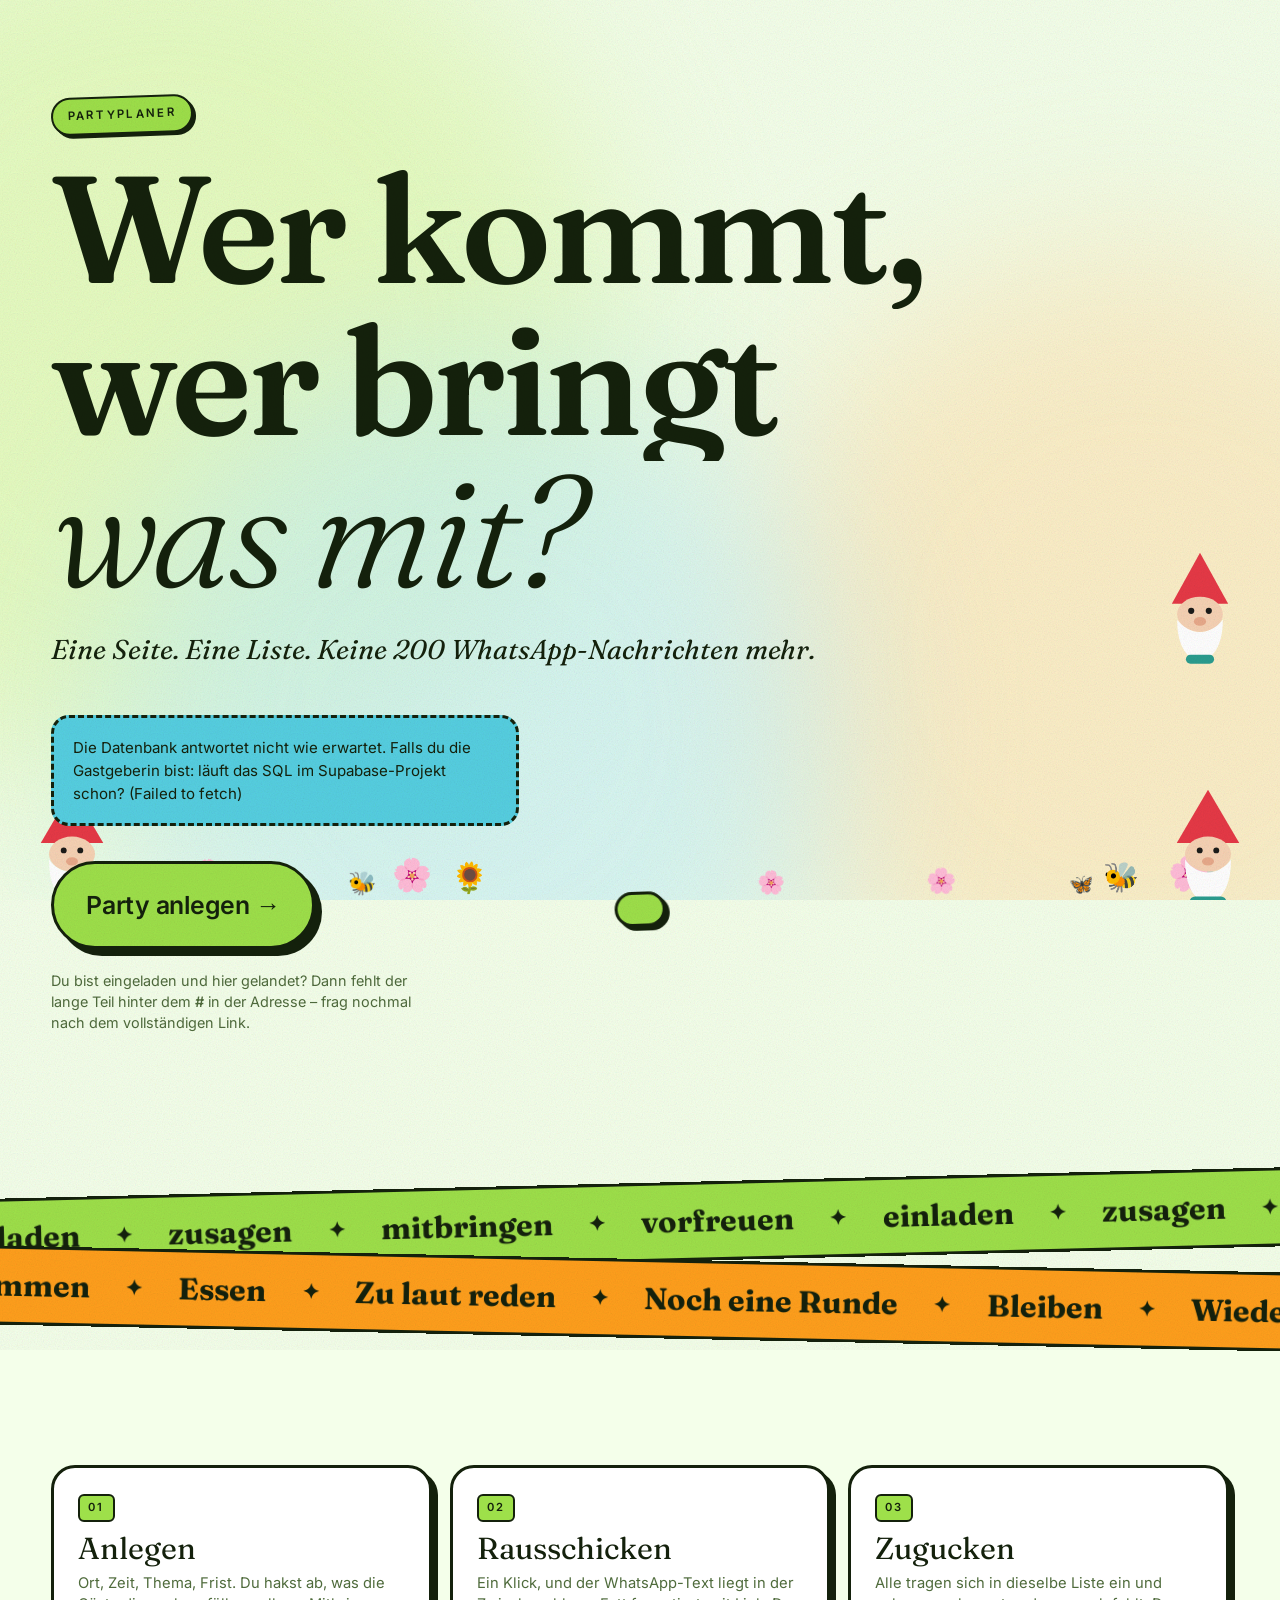
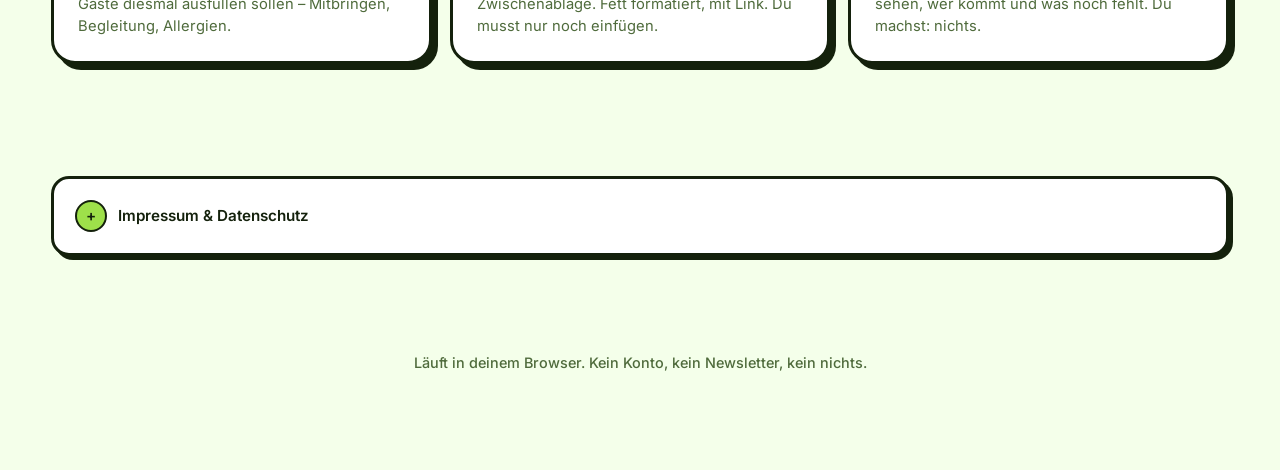
<file: party/index.html>
<!DOCTYPE html>
<html lang="de" data-theme="garten">
<head>
<meta charset="utf-8">
<meta name="viewport" content="width=device-width, initial-scale=1">
<title>Einladung</title>
<meta name="description" content="Einladung: wer kommt, wer bringt was mit.">
<meta name="theme-color" content="#FBF8F0" id="themecolor">
<link rel="icon" type="image/png" href="[data-uri]">
<link rel="apple-touch-icon" href="[data-uri]">
<meta name="apple-mobile-web-app-capable" content="yes">
<meta name="mobile-web-app-capable" content="yes">
<meta name="apple-mobile-web-app-status-bar-style" content="default">
<meta name="apple-mobile-web-app-title" content="Party">
<meta name="format-detection" content="telephone=no">
<style>
@font-face{font-family:"Fraunces";font-style:normal;font-weight:300 700;font-display:swap;src:url([data-uri]) format("woff2")}
@font-face{font-family:"Fraunces";font-style:italic;font-weight:300 600;font-display:swap;src:url([data-uri]) format("woff2")}
@font-face{font-family:"InterVar";font-style:normal;font-weight:300 600;font-display:swap;src:url([data-uri]) format("woff2")}


/* ============================================================
   PARTY — hell, laut, lesbar. Mobil zuerst.
   ============================================================ */

/* ---------- Stimmungen (helles Papier, kräftige Akzente) ---------- */
:root{
  --bg:#FBF8F0; --paper:#FFFFFF; --ink:#141118; --soft:#5E5769;
  --accent:#B9F227; --accent2:#FF3D9E; --accent3:#3DD9FF;
  --wash1:#D8FF8A; --wash2:#FFC4E4; --wash3:#B7EEFF;
  --line:rgba(20,17,24,.16); --hard:var(--ink);
  --radius:24px;
  --serif:'Fraunces', ui-serif, Georgia, serif;
  --sans:'InterVar', -apple-system, BlinkMacSystemFont, 'Segoe UI', Roboto, sans-serif;
  --ease:cubic-bezier(.2,.9,.1,1);
  --spring:cubic-bezier(.34,1.56,.64,1);
}
/* ============================================================
   Stimmungen: Farben + eigene Handschrift je Thema
   ============================================================ */
html[data-theme="garten"]{
  --bg:#F4FFEA; --paper:#FFFFFF; --ink:#14210C; --soft:#4F6B3C;
  --accent:#9EE04A; --accent2:#FF9F1C; --accent3:#56CFE1;
  --wash1:#DCF9A6; --wash2:#FFE3B0; --wash3:#C4EFF7;
}
html[data-theme="brunch"]{
  --bg:#FBF6EF; --paper:#FFFDF9; --ink:#2B2320; --soft:#7A6A5E;
  --accent:#EAD7C2; --accent2:#A8B5A2; --accent3:#E3CFD6;
  --wash1:#F6E7D6; --wash2:#E4EBDF; --wash3:#F2E3E8;
  --radius:14px;
}
html[data-theme="spiele"]{
  --bg:#FFF7F0; --paper:#FFFFFF; --ink:#1F1410; --soft:#7A5546;
  --accent:#FF5E2B; --accent2:#12D6A6; --accent3:#FFD400;
  --wash1:#FFD8C4; --wash2:#BDF4E7; --wash3:#FFEFB0;
}
html[data-theme="weihnachten"]{
  --bg:#F4F9F6; --paper:#FFFFFF; --ink:#0E2620; --soft:#4A6B60;
  --accent:#E63946; --accent2:#2A9D8F; --accent3:#F4D58D;
  --wash1:#FFD9DC; --wash2:#CDEAE2; --wash3:#FBEFD2;
}
html[data-theme="halloween"]{
  --bg:#F6F1E4; --paper:#FFFCF2; --ink:#17110A; --soft:#6B5A3E;
  --accent:#FF7518; --accent2:#7B2FBE; --accent3:#A8E10C;
  --wash1:#FFD9B0; --wash2:#E0C8F5; --wash3:#E7F5B8;
}
html[data-theme="winter"]{
  --bg:#FFF7EC; --paper:#FFFFFF; --ink:#241708; --soft:#7A5B36;
  --accent:#FFB300; --accent2:#FF5C8A; --accent3:#7BD0FF;
  --wash1:#FFE6B8; --wash2:#FFD3E0; --wash3:#D3EBFF;
}
html[data-theme="neutral"]{
  --bg:#FAFAF8; --paper:#FFFFFF; --ink:#1B1B19; --soft:#6A6A64;
  --accent:#EAE6DE; --accent2:#CFC8BB; --accent3:#DDD8CE;
  --wash1:#F0EDE6; --wash2:#E9E6DF; --wash3:#F2F0EA;
  --radius:10px;
}

/* ============================================================
   Deko-Ebene: Schnee, Fledermäuse, Blüten, Würfel, Zwerge
   ============================================================ */
.deko{position:fixed; inset:0; z-index:1; pointer-events:none; overflow:hidden}
.deko > *{position:absolute; will-change:transform}
.flake{color:#FFF; text-shadow:0 1px 3px rgba(0,0,0,.18); animation:fall2 linear infinite}
[data-theme="winter"] .flake{color:#FFF}
@keyframes fall2{0%{transform:translate3d(0,-12vh,0) rotate(0)}100%{transform:translate3d(var(--dx,20px),108vh,0) rotate(420deg)}}
.floaty{animation:floaty linear infinite}
@keyframes floaty{0%{transform:translate3d(0,105vh,0) rotate(-10deg); opacity:0}
  8%{opacity:1} 92%{opacity:1} 100%{transform:translate3d(var(--dx,40px),-12vh,0) rotate(20deg); opacity:0}}
.bat{animation:batfly linear infinite}
@keyframes batfly{0%{transform:translate3d(-12vw,0,0) scale(1) rotate(-6deg)}
  25%{transform:translate3d(28vw,-6vh,0) scale(1.1) rotate(6deg)}
  50%{transform:translate3d(58vw,4vh,0) scale(.95) rotate(-8deg)}
  75%{transform:translate3d(84vw,-4vh,0) scale(1.05) rotate(5deg)}
  100%{transform:translate3d(115vw,0,0) scale(1) rotate(-6deg)}}
.tumble{animation:tumble linear infinite}
@keyframes tumble{0%{transform:translate3d(0,-14vh,0) rotate(0)}100%{transform:translate3d(var(--dx,30px),110vh,0) rotate(900deg)}}
.gnome{bottom:-6px; width:clamp(54px,14vw,92px); animation:peek 6s ease-in-out infinite}
.gnome.r{right:2vw; animation-delay:1.6s}
.gnome.l{left:2vw}
@keyframes peek{0%,100%{transform:translateY(38%) rotate(-3deg)}50%{transform:translateY(6%) rotate(3deg)}}
.spinne{top:0; right:12vw; width:clamp(40px,11vw,66px); transform-origin:top center; animation:dangle 5s ease-in-out infinite}
@keyframes dangle{0%,100%{transform:translateY(-2vh) rotate(-4deg)}50%{transform:translateY(4vh) rotate(4deg)}}
.titledeko{position:absolute; z-index:4; pointer-events:none}
.titledeko.hut{left:-.12em; top:-.62em; width:clamp(58px,15vw,120px); animation:hutwipp 4s ease-in-out infinite; transform-origin:bottom left}
@keyframes hutwipp{0%,100%{transform:rotate(-8deg)}50%{transform:rotate(-2deg)}}
.titledeko.zwerg{right:-.1em; bottom:-.35em; width:clamp(46px,12vw,88px); animation:peek2 5s ease-in-out infinite}
@keyframes peek2{0%,100%{transform:translateY(0) rotate(4deg)}50%{transform:translateY(-8px) rotate(-4deg)}}
.titledeko.wuerfel{right:0; top:-.5em; width:clamp(40px,11vw,78px); animation:rollen 7s linear infinite}
@keyframes rollen{0%{transform:rotate(0)}100%{transform:rotate(360deg)}}
.titledeko.kuerbis{left:-.05em; top:-.5em; width:clamp(46px,12vw,86px); animation:hutwipp 3.4s ease-in-out infinite}
h1.mitdeko{position:relative}
@media (prefers-reduced-motion:reduce){ .deko{display:none} .titledeko{animation:none} }

*{box-sizing:border-box}
html{scroll-behavior:smooth; -webkit-text-size-adjust:100%; overflow-x:hidden; overflow-x:clip}
body{
  margin:0; background:var(--bg); color:var(--ink);
  font-family:var(--sans); font-size:17px; line-height:1.55; font-weight:400;
  -webkit-font-smoothing:antialiased; overflow-x:hidden; overflow-x:clip; overscroll-behavior-y:none; width:100%;
}
img{max-width:100%}
button{font:inherit; color:inherit; cursor:pointer; -webkit-tap-highlight-color:transparent}
input,select,textarea{font:inherit; color:inherit}
::selection{background:var(--accent); color:var(--ink)}

/* ---------- Hintergrund: weiche Farbflächen, die langsam wandern ---------- */
.bgfx{position:fixed; inset:0; z-index:-2; overflow:hidden; background:var(--bg)}
.bgfx i{position:absolute; border-radius:50%; filter:blur(85px); opacity:.6; will-change:transform}
.bgfx i:nth-child(1){width:70vw; height:70vw; background:var(--wash1); left:-22vw; top:-12vh; animation:drift1 26s var(--ease) infinite alternate}
.bgfx i:nth-child(2){width:62vw; height:62vw; background:var(--wash2); right:-20vw; top:28vh; animation:drift2 32s var(--ease) infinite alternate}
.bgfx i:nth-child(3){width:58vw; height:58vw; background:var(--wash3); left:8vw; bottom:-22vh; animation:drift3 38s var(--ease) infinite alternate}
@keyframes drift1{to{transform:translate3d(16vw,10vh,0) scale(1.2)}}
@keyframes drift2{to{transform:translate3d(-14vw,-12vh,0) scale(.88)}}
@keyframes drift3{to{transform:translate3d(10vw,-8vh,0) scale(1.15)}}
.grain{
  position:fixed; inset:-50%; z-index:9998; pointer-events:none; opacity:.30; mix-blend-mode:multiply;
  background-image:url("data:image/svg+xml,%3Csvg xmlns='http://www.w3.org/2000/svg' width='140' height='140'%3E%3Cfilter id='n'%3E%3CfeTurbulence type='fractalNoise' baseFrequency='.85' numOctaves='3'/%3E%3C/filter%3E%3Crect width='140' height='140' filter='url(%23n)' opacity='.6'/%3E%3C/svg%3E");
  animation:grainmove 1.1s steps(3) infinite;
}
@keyframes grainmove{0%{transform:translate(0,0)}33%{transform:translate(-3%,2%)}66%{transform:translate(2%,-2%)}}
.glow{position:fixed; z-index:-1; width:320px; height:320px; border-radius:50%; pointer-events:none; opacity:0;
  background:radial-gradient(circle, var(--accent), transparent 62%); transition:opacity .5s; filter:blur(28px)}
.glow.on{opacity:.35}
@media (pointer:coarse){ .glow{display:none} }

.progress{position:fixed; top:0; left:0; height:5px; z-index:9999;
  background:linear-gradient(90deg,var(--accent),var(--accent2),var(--accent3)); width:0; border-bottom:1.5px solid var(--ink)}

/* ---------- Raster ---------- */
.wrap{width:min(1180px, 92vw); margin-inline:auto}
.narrow{width:min(680px, 92vw); margin-inline:auto}
section{position:relative}
.pad{padding-block:clamp(3.5rem,10vw,7rem)}
.divider{height:3px; background:repeating-linear-gradient(90deg,var(--ink) 0 16px,transparent 16px 30px); opacity:.5}

/* ---------- Typo ---------- */
h1,h2,h3,h4{font-family:var(--serif); font-weight:600; line-height:.94; letter-spacing:-.03em; margin:0; text-wrap:balance}
h1{font-size:clamp(2.8rem,var(--h1vw,12.5vw),9.5rem); overflow-wrap:break-word; hyphens:auto}
h2{font-size:clamp(2.3rem,10vw,5rem)}
h3{font-size:clamp(1.5rem,5.5vw,2.4rem); line-height:1.05}
p{margin:0}
.lede{font-size:clamp(1.05rem,4.3vw,1.35rem); color:var(--soft); line-height:1.5}
.eyebrow{display:inline-flex; align-items:center; gap:.5rem; font-size:.72rem; font-weight:800;
  letter-spacing:.2em; text-transform:uppercase; color:var(--ink); background:var(--accent);
  padding:.5rem .9rem; border:2.5px solid var(--ink); border-radius:999px; transform:rotate(-2deg);
  box-shadow:3px 3px 0 var(--ink)}
.eyebrow.alt{background:var(--accent2)}
.serif-it{font-style:italic; font-weight:300}
.outline{-webkit-text-stroke:2.5px var(--ink); color:transparent; paint-order:stroke}
.hl{background:linear-gradient(180deg,transparent 55%, var(--accent) 55%); padding-inline:.12em}

/* ---------- Auftritt beim Scrollen ---------- */
.rv{opacity:0; transform:translateY(34px) rotate(var(--rvr,0deg)); filter:blur(5px); pointer-events:none;
  transition:opacity .8s var(--ease), transform .8s var(--spring), filter .8s var(--ease)}
.rv.in{opacity:1; transform:none; filter:none; pointer-events:auto}
@media (prefers-reduced-motion:reduce){
  *,*::before,*::after{animation-duration:.001ms !important; animation-iteration-count:1 !important; transition-duration:.001ms !important}
  .rv{opacity:1; transform:none; filter:none; pointer-events:auto}
}

/* ---------- Held ---------- */
.hero{min-height:auto; display:flex; align-items:center; padding-block:3.5rem 3rem; overflow:hidden}
@media (max-width:819px){
  .hero-inner{text-align:center}
  .hero-meta{justify-content:center}
  .scrollhint{justify-content:center}
  .eyebrow{transform:rotate(-2deg)}
}
@media (min-width:820px){
  .hero{min-height:100svh; padding-block:6rem 4rem}
  .hero .sticker{position:absolute; margin:0; inset:12vh 4vw auto auto !important}
  .scrollhint{position:absolute; bottom:1.6rem; left:50%; transform:translateX(-50%); margin:0}
}
.hero-inner{position:relative; z-index:2}
.title-line{display:block; overflow:hidden; padding-bottom:.06em}
.title-line span{display:inline-block; transform:translateY(105%) rotate(6deg); animation:riseIn .95s var(--spring) forwards}
@keyframes riseIn{to{transform:none}}
.hero h1{margin-block:.15em .1em}
.rot{display:block; min-height:3.2em; margin-top:1.2rem}
.rot b{display:inline-block; font-family:var(--serif); font-style:italic; font-weight:400;
  font-size:clamp(1.15rem,5vw,1.7rem); line-height:1.25; color:var(--ink); animation:rotIn .6s var(--spring)}
@keyframes rotIn{from{opacity:0; transform:translateY(14px) rotate(-2deg)}}
.hero-meta{display:flex; flex-wrap:wrap; gap:.6rem; margin-top:1.8rem}
.hero-meta span{background:var(--paper); border:2.5px solid var(--ink); padding:.5rem .95rem;
  border-radius:999px; font-size:.94rem; font-weight:500; box-shadow:3px 3px 0 var(--ink)}
.hero-meta b{font-weight:800}
.sticker{position:static; display:inline-grid; place-items:center; text-align:center; z-index:3; margin-top:1.3rem; inset:auto !important;
  background:var(--accent2); color:var(--ink); border:3px solid var(--ink); border-radius:50%;
  box-shadow:6px 6px 0 var(--ink); font-weight:800; letter-spacing:.04em; animation:wobble 5s ease-in-out infinite}
.sticker b{display:block; font-family:var(--serif); font-size:1.9em; line-height:1}
@keyframes wobble{0%,100%{transform:rotate(-8deg) translateY(0)}50%{transform:rotate(6deg) translateY(-9px)}}
.scrollhint{position:static; margin-top:2.2rem; font-size:.72rem; letter-spacing:.2em; text-transform:uppercase;
  color:var(--soft); display:flex; align-items:center; gap:.5rem; font-weight:700}
.scrollhint i{width:3px; height:34px; background:linear-gradient(var(--ink),transparent); animation:drop 1.6s infinite}
@keyframes drop{0%{opacity:0; transform:scaleY(.2)}40%{opacity:1}100%{opacity:0; transform:translateY(14px) scaleY(1)}}

.chip{display:inline-flex; align-items:center; gap:.45rem; font-size:.8rem; font-weight:700;
  border:2.5px solid var(--ink); padding:.4rem .85rem; border-radius:999px; color:var(--ink); background:var(--paper)}
.dot{width:8px; height:8px; border-radius:50%; background:var(--accent2); border:1.5px solid var(--ink); animation:pulse 1.8s infinite}
@keyframes pulse{0%,100%{opacity:1}50%{opacity:.35}}

/* ---------- Laufband ---------- */
.marquee{overflow:hidden; white-space:nowrap; padding-block:.8rem; border-block:3px solid var(--ink);
  background:var(--accent); color:var(--ink); transform:rotate(-1.4deg); margin-block:1rem;
  width:108%; margin-left:-4%; position:relative; z-index:2}
.marquee.b{background:var(--accent2); transform:rotate(1.2deg); margin-top:-1.2rem}
.marquee div{display:inline-flex; gap:2.2rem; animation:slide 26s linear infinite; will-change:transform}
.marquee.b div{animation-direction:reverse; animation-duration:32s}
.marquee span{font-family:var(--serif); font-weight:700; font-size:clamp(1.1rem,4.6vw,1.9rem); display:inline-flex; gap:2.2rem; align-items:center}
.marquee span::after{content:'✦'; font-size:.7em}
@keyframes slide{to{transform:translateX(-50%)}}
.marquee:hover div{animation-play-state:paused}

/* ---------- Karten ---------- */
.grid{display:grid; gap:1.1rem}
.cards{grid-template-columns:1fr}
@media (min-width:720px){ .cards{grid-template-columns:repeat(auto-fit,minmax(240px,1fr))} }
.card{background:var(--paper); border:3px solid var(--ink); border-radius:var(--radius);
  padding:1.5rem; position:relative; box-shadow:6px 6px 0 var(--ink);
  transition:transform .35s var(--spring), box-shadow .35s var(--spring)}
.cards .card:nth-child(2n){--rvr:1.2deg}
.cards .card:nth-child(3n){--rvr:-1.4deg}
.card.hov:hover, .card.hov:focus-within{transform:translate(-3px,-5px) rotate(-1deg); box-shadow:11px 12px 0 var(--accent2)}
.card .k{font-size:.7rem; font-weight:800; letter-spacing:.2em; text-transform:uppercase; color:var(--ink);
  background:var(--accent); display:inline-block; padding:.2rem .5rem; border-radius:6px; border:2px solid var(--ink)}
.card .v{font-family:var(--serif); font-size:clamp(1.4rem,6vw,1.9rem); line-height:1.05; margin-top:.7rem}
.card .v small{display:block; font-family:var(--sans); font-size:.92rem; color:var(--soft); margin-top:.5rem; line-height:1.45}
.card .v small a{color:var(--ink); text-decoration-thickness:2px; text-underline-offset:3px}
.bignum{font-family:var(--serif); font-size:clamp(4.5rem,26vw,11rem); line-height:.8; font-weight:700;
  color:var(--ink); text-shadow:5px 5px 0 var(--accent2); letter-spacing:-.04em; cursor:pointer; user-select:none;
  transition:transform .3s var(--spring)}
.bignum:active{transform:scale(.94) rotate(-3deg)}
.stats{display:grid; gap:.9rem; grid-template-columns:repeat(2,1fr)}

/* ---------- Die Liste ---------- */
.entries{margin-top:1.8rem; display:grid; gap:1rem; max-width:900px}
.entry{display:flex; gap:1rem; align-items:flex-start; padding:1.1rem; border-radius:20px;
  border:3px solid var(--ink); background:var(--paper); box-shadow:5px 5px 0 var(--ink);
  transition:transform .35s var(--spring), box-shadow .35s var(--spring)}
.entry:hover{transform:translate(-2px,-3px); box-shadow:8px 9px 0 var(--accent3)}
.entry.off{background:repeating-linear-gradient(45deg,var(--paper) 0 9px, #F1EEE6 9px 18px)}
.entry.me{box-shadow:5px 5px 0 var(--accent2)}
.av{flex:none; width:46px; height:46px; border-radius:14px; display:grid; place-items:center; font-weight:900;
  font-size:.95rem; color:var(--ink); background:var(--accent); border:2.5px solid var(--ink); transform:rotate(-4deg)}
.entry:nth-child(3n) .av{background:var(--accent2); transform:rotate(5deg)}
.entry:nth-child(3n+1) .av{background:var(--accent3); transform:rotate(-6deg); border-radius:50%}
.entry.off .av{background:#E7E3DA}
.ebody{flex:1; min-width:0}
.ename{font-weight:800; font-size:1.15rem; display:flex; flex-wrap:wrap; align-items:center; gap:.45rem; letter-spacing:-.01em}
.ename .you{font-size:.62rem; font-weight:900; letter-spacing:.16em; text-transform:uppercase;
  background:var(--accent2); color:var(--ink); padding:.2rem .45rem; border-radius:6px; border:2px solid var(--ink); transform:rotate(-4deg)}
.esub{font-size:.95rem; color:var(--soft); margin-top:.35rem}
.esub b{font-weight:800; color:var(--ink)}
.esub.it{font-family:var(--serif); font-style:italic; font-size:1.05rem; color:var(--ink)}
.eact{flex:none; display:flex; gap:.9rem; padding-top:.3rem}
@media (max-width:620px){
  .entry{flex-wrap:wrap}
  .eact{width:100%; padding-left:3.6rem; margin-top:.5rem; font-size:.9rem}
}

/* ---------- Mitbringen ---------- */
.bring{display:grid; gap:.6rem; margin-top:1rem}
.bring-row{display:flex; gap:.9rem; align-items:center; padding:.9rem 1rem; border-radius:16px;
  background:var(--paper); border:2.5px dashed var(--ink)}
.bringgroup{margin-bottom:1.6rem}
.catheadstyle{}
h4.cathead{font-family:var(--sans); font-size:.7rem; font-weight:900; letter-spacing:.16em; text-transform:uppercase;
  color:var(--ink); background:var(--accent3); display:inline-flex; align-items:center; gap:.5rem;
  padding:.35rem .7rem; border:2.5px solid var(--ink); border-radius:8px; margin:0 0 .7rem; transform:rotate(-1deg)}
h4.cathead span{font-weight:700; opacity:.65}
.bring-row .who{margin-left:auto; font-size:.86rem; font-weight:600; color:var(--soft); white-space:nowrap}
.wishes{display:flex; flex-wrap:wrap; gap:.6rem; margin-top:1rem}
.wish{border:2.5px solid var(--ink); background:var(--paper); color:var(--ink); padding:.55rem 1.05rem;
  border-radius:999px; font-size:.95rem; font-weight:700; box-shadow:3px 3px 0 var(--ink);
  transition:transform .3s var(--spring), background .25s, box-shadow .25s}
.wish:hover{transform:rotate(-3deg) translate(-1px,-2px); background:var(--accent3); box-shadow:5px 6px 0 var(--ink)}
.wish.taken{opacity:.45; text-decoration:line-through; box-shadow:none; border-style:dashed}
.wish[aria-pressed=true]{background:var(--accent); box-shadow:3px 3px 0 var(--ink)}

/* ---------- Formular ---------- */
.form{background:var(--paper); border:3px solid var(--ink); border-radius:var(--radius);
  padding:clamp(1.3rem,5vw,2.4rem); box-shadow:8px 8px 0 var(--ink)}
.field{margin-bottom:1.5rem}
label.lbl{display:block; font-size:.74rem; font-weight:900; letter-spacing:.16em; text-transform:uppercase;
  color:var(--ink); margin-bottom:.6rem}
.hint{font-size:.9rem; color:var(--soft); margin-top:.5rem; line-height:1.45}
input[type=text],input[type=date],input[type=time],input[type=number],input[type=email],select,textarea{
  width:100%; background:var(--bg); border:2.5px solid var(--ink); border-radius:14px;
  padding:.95rem 1.1rem; outline:none; font-weight:500; transition:box-shadow .2s, background .2s}
input::placeholder, textarea::placeholder{color:#8B8497; font-weight:400}
textarea{resize:vertical; min-height:110px; line-height:1.5}
input:focus,select:focus,textarea:focus{background:var(--paper); box-shadow:4px 4px 0 var(--accent2)}
select{appearance:none; background-image:linear-gradient(45deg,transparent 50%,var(--ink) 50%),linear-gradient(135deg,var(--ink) 50%,transparent 50%);
  background-position:calc(100% - 20px) center, calc(100% - 14px) center; background-size:7px 7px, 7px 7px; background-repeat:no-repeat; padding-right:2.6rem}
.two{display:grid; gap:.8rem; grid-template-columns:1fr 1fr}
@media (max-width:560px){ .two{grid-template-columns:1fr} }
.rsvp{display:grid; gap:.9rem; grid-template-columns:1fr 1fr}
@media (max-width:520px){ .rsvp{grid-template-columns:1fr} }
.rsvp button{border:3px solid var(--ink); background:var(--paper); border-radius:18px; padding:1.2rem 1.1rem;
  text-align:left; box-shadow:4px 4px 0 var(--ink); position:relative; overflow:hidden;
  transition:transform .3s var(--spring), box-shadow .3s var(--spring), background .25s}
.rsvp button strong{display:block; font-family:var(--serif); font-size:1.35rem; font-weight:700}
.rsvp button em{font-style:normal; font-size:.88rem; color:var(--soft)}
.rsvp button:hover{transform:translate(-2px,-3px); box-shadow:7px 8px 0 var(--ink)}
.rsvp button[aria-pressed=true]{background:var(--accent); transform:rotate(-1.5deg); box-shadow:5px 6px 0 var(--ink)}
.rsvp button[aria-pressed=true] em{color:var(--ink)}
.rsvp button[aria-pressed=true]::after{content:'✓'; position:absolute; top:.6rem; right:1rem; font-size:1.4rem; font-weight:900}

/* ---------- Mitbring-Zeilen ---------- */
.itemrow{display:grid; grid-template-columns:132px 1fr 46px; gap:.5rem; margin-bottom:.6rem; align-items:center}
@media (max-width:440px){
  .itemrow{grid-template-columns:114px 1fr 44px; gap:.4rem}
  .itemrow select{font-size:.9rem; padding-left:.7rem; padding-right:1.55rem;
    background-position:calc(100% - 12px) center, calc(100% - 8px) center}
  .itemrow .del{height:44px}
}
.itemrow .del{width:100%; height:46px; border:2.5px solid var(--ink); background:var(--paper); border-radius:14px;
  font-size:1.5rem; line-height:1; font-weight:700; display:grid; place-items:center; padding:0;
  transition:background .2s, transform .25s var(--spring)}
.itemrow .del:hover{background:var(--accent2); transform:rotate(90deg)}
.itemrow .del:active{transform:scale(.9) rotate(90deg)}

/* ---------- Der große Aufruf ---------- */
.cta{display:grid; gap:.9rem; margin-top:2rem; max-width:560px; margin-inline:auto; text-align:center}
.ctalbl{font-family:var(--serif); font-style:italic; font-size:clamp(1.2rem,5.5vw,1.6rem); font-weight:400; margin-bottom:.2rem}
.btn.huge{font-size:clamp(1.2rem,5.4vw,1.55rem); padding:1.35rem 2rem; border-width:3.5px;
  box-shadow:7px 7px 0 var(--ink); letter-spacing:-.01em}
.btn.acc.huge{box-shadow:7px 7px 0 var(--ink)}
.btn.huge:hover{box-shadow:11px 11px 0 var(--ink)}
.btn.huge:active{box-shadow:2px 2px 0 var(--ink)}
.arr{display:inline-block; animation:nudge 1.3s ease-in-out infinite}
@keyframes nudge{0%,100%{transform:translateX(0)}50%{transform:translateX(7px)}}
.btn.pulse{animation:beat 2.6s var(--ease) infinite}
@keyframes beat{0%,100%{box-shadow:7px 7px 0 var(--ink)}50%{box-shadow:13px 13px 0 var(--ink)}}
.btn.pulse:hover{animation:none}
@media (min-width:820px){
  .cta{margin-inline:0; max-width:none; grid-template-columns:auto auto; align-items:center;
       justify-content:start; gap:1.1rem; text-align:left}
  .ctalbl{grid-column:1/-1; margin-bottom:.4rem}
  .btn.huge.wide{width:auto}
}

/* ---------- Knöpfe ---------- */
.btn{border:3px solid var(--ink); background:var(--ink); color:var(--paper); border-radius:999px;
  padding:1rem 1.7rem; font-weight:800; font-size:1rem; position:relative; overflow:hidden;
  box-shadow:5px 5px 0 var(--accent2); transition:transform .18s var(--spring), box-shadow .18s}
.btn:hover{transform:translate(-2px,-2px); box-shadow:8px 8px 0 var(--accent2)}
.btn:active{transform:translate(3px,3px); box-shadow:1px 1px 0 var(--accent2)}
.btn.acc{background:var(--accent); color:var(--ink); box-shadow:5px 5px 0 var(--ink)}
.btn.acc:hover{box-shadow:8px 8px 0 var(--ink)}
.btn.acc:active{box-shadow:1px 1px 0 var(--ink)}
.btn.ghost{background:var(--paper); color:var(--ink); box-shadow:4px 4px 0 var(--ink)}
.btn.ghost:hover{box-shadow:7px 7px 0 var(--ink)}
.btn.wide{width:100%; text-align:center}
.btn:disabled{opacity:.55; pointer-events:none}
.btnrow{display:flex; flex-wrap:wrap; gap:.9rem; align-items:center}
.linkish{background:none; border:0; padding:0; color:var(--ink); font-weight:700; font-size:.92rem;
  text-decoration:underline; text-underline-offset:4px; text-decoration-thickness:2.5px;
  text-decoration-color:var(--accent2)}
.linkish:hover{text-decoration-color:var(--ink)}
.ripple{position:absolute; border-radius:50%; transform:translate(-50%,-50%) scale(0);
  background:rgba(255,255,255,.45); animation:rip .6s var(--ease) forwards; pointer-events:none}
.btn.acc .ripple, .btn.ghost .ripple{background:rgba(20,17,24,.18)}
@keyframes rip{to{transform:translate(-50%,-50%) scale(9); opacity:0}}

/* ---------- Schalter & Themes ---------- */
.tog{display:flex; gap:.9rem; align-items:flex-start; padding:1rem; border:2.5px solid var(--ink);
  border-radius:18px; cursor:pointer; background:var(--paper); transition:box-shadow .25s, transform .25s var(--spring)}
.tog:hover{transform:translate(-1px,-2px); box-shadow:4px 5px 0 var(--ink)}
.tog input{appearance:none; width:28px; height:28px; flex:none; border:2.5px solid var(--ink); border-radius:9px; margin:0; position:relative; transition:.2s}
.tog input:checked{background:var(--accent)}
.tog input:checked::after{content:'✓'; position:absolute; inset:0; display:grid; place-items:center; color:var(--ink); font-weight:900}
.tog b{display:block; font-weight:800}
.tog span span{font-size:.88rem; color:var(--soft); display:block; margin-top:.2rem}
.themes{display:grid; gap:.8rem; grid-template-columns:repeat(2,1fr)}
.themes button{border:2.5px solid var(--ink); background:var(--paper); border-radius:18px; padding:1rem; text-align:left; transition:.3s var(--spring)}
.themes button:hover{transform:translate(-2px,-3px); box-shadow:5px 6px 0 var(--ink)}
.themes button[aria-pressed=true]{box-shadow:5px 6px 0 var(--accent2)}
.swatch{display:flex; gap:.3rem; margin-bottom:.6rem}
.swatch i{width:24px; height:24px; border-radius:7px; border:2px solid var(--ink)}
.themes b{font-size:1rem; display:block}
.themes em{font-style:normal; font-size:.82rem; color:var(--soft)}
.steps{display:flex; gap:.5rem; margin-bottom:2rem}
.steps i{height:8px; flex:1; border-radius:99px; background:var(--paper); border:2px solid var(--ink); overflow:hidden; position:relative}
.steps i.on::after{content:''; position:absolute; inset:0; background:var(--accent); transform-origin:left; animation:fill .6s var(--ease)}
@keyframes fill{from{transform:scaleX(0)}}

/* ---------- Der große Moment ---------- */
.overlay{position:fixed; inset:0; z-index:9000; display:grid; place-items:center; padding:1.2rem; overflow-y:auto;
  background:color-mix(in srgb, var(--bg) 82%, transparent); backdrop-filter:blur(10px); animation:fade .4s}
@keyframes fade{from{opacity:0}}
.ticket{width:min(560px,100%); background:var(--paper); border:4px solid var(--ink); border-radius:28px;
  padding:clamp(1.6rem,7vw,2.8rem); text-align:center; position:relative; box-shadow:12px 12px 0 var(--accent2);
  transform:translateY(30px) rotate(-1deg); opacity:0; animation:riseCard .7s var(--spring) .1s forwards}
@keyframes riseCard{to{transform:none; opacity:1}}
.ticket .stamp{width:92px; height:92px; margin:0 auto 1.2rem; border-radius:50%; display:grid; place-items:center;
  font-size:2.4rem; background:var(--accent); border:3px solid var(--ink);
  transform:scale(0) rotate(-25deg); animation:stampIn .6s var(--spring) .45s forwards}
@keyframes stampIn{to{transform:scale(1) rotate(-8deg)}}
.ticket .tear{border-top:3px dashed var(--ink); margin:1.6rem -1.5rem; opacity:.45}
.ticket .meta{display:grid; gap:.75rem; text-align:left; font-size:.95rem}
.ticket .meta div{display:flex; gap:.8rem; justify-content:space-between; align-items:baseline}
.ticket .meta div span{font-size:.66rem; font-weight:900; letter-spacing:.14em; text-transform:uppercase; color:var(--ink);
  background:var(--accent3); padding:.15rem .45rem; border-radius:5px; border:1.5px solid var(--ink); flex:none}
.confetti{position:fixed; inset:0; pointer-events:none; z-index:9500; overflow:hidden}
.confetti i{position:absolute; top:-12vh; animation:fall linear forwards; border:1.5px solid var(--ink)}
@keyframes fall{to{transform:translateY(120vh) rotate(760deg)}}
.burst{position:fixed; z-index:9600; pointer-events:none; font-size:1.6rem; animation:burst .9s var(--ease) forwards}
@keyframes burst{to{opacity:0; transform:translate(var(--bx),var(--by)) rotate(var(--br)) scale(1.4)}}

/* ---------- Kleinkram ---------- */
table{width:100%; border-collapse:collapse; font-size:.92rem}
th{text-align:left; font-size:.66rem; font-weight:900; letter-spacing:.14em; text-transform:uppercase; color:var(--ink); padding:.7rem .6rem; border-bottom:3px solid var(--ink)}
td{padding:.85rem .6rem; border-bottom:1.5px solid var(--line); vertical-align:top}
.tag{display:inline-block; font-size:.74rem; font-weight:700; padding:.25rem .6rem; border-radius:999px;
  background:var(--accent3); border:2px solid var(--ink); margin:0 .2rem .2rem 0}
.tag.no{background:var(--paper); color:var(--soft); border-style:dashed}
.pre{width:100%; min-height:230px; background:var(--bg); border:2.5px solid var(--ink); border-radius:16px;
  padding:1.1rem; font-size:.94rem; line-height:1.6; white-space:pre-wrap; resize:vertical}
.banner{border:3px dashed var(--ink); background:var(--accent3); border-radius:18px; padding:1.1rem 1.2rem; font-size:.94rem; line-height:1.55}
.toast{position:fixed; left:50%; bottom:calc(1.4rem + env(safe-area-inset-bottom)); transform:translate(-50%,140%) rotate(-2deg);
  background:var(--accent); color:var(--ink); font-weight:800; padding:.9rem 1.4rem; border-radius:999px; z-index:9700;
  border:3px solid var(--ink); box-shadow:4px 4px 0 var(--ink); transition:transform .5s var(--spring); max-width:90vw; text-align:center}
.toast.on{transform:translate(-50%,0) rotate(-2deg)}
.sticky .btn.huge{font-size:clamp(1.1rem,4.8vw,1.3rem); padding:1.15rem 1.6rem}
.sticky{position:fixed; left:0; right:0; bottom:0; z-index:800; padding:2rem 1rem calc(.9rem + env(safe-area-inset-bottom));
  background:linear-gradient(transparent, var(--bg) 42%, var(--bg)); opacity:0; transform:translateY(120%); transition:.5s var(--spring); pointer-events:none}
.sticky.on{opacity:1; transform:none; pointer-events:auto}
.topbar{position:sticky; top:0; z-index:700; backdrop-filter:blur(12px);
  background:color-mix(in srgb, var(--bg) 85%, transparent); border-bottom:3px solid transparent}
.topbar.stuck{border-color:var(--ink)}
.topbar .in{display:flex; align-items:center; gap:.8rem; padding-block:.9rem}
.topbar .in b{font-family:var(--serif); font-size:1.15rem}
@media (max-width:560px){ .topbar .in > span{display:none} .topbar .in b{font-size:1rem} }
.topbar nav{margin-left:auto; display:flex; gap:.4rem}
.topbar nav button{background:var(--paper); border:2.5px solid var(--ink); border-radius:999px; padding:.45rem 1rem; font-size:.85rem; font-weight:700; box-shadow:3px 3px 0 var(--ink)}
details{border-top:3px solid var(--ink); padding-top:1.2rem}
summary{cursor:pointer; font-size:.95rem; font-weight:800; color:var(--ink); list-style:none; display:flex; align-items:center; gap:.7rem}
summary::-webkit-details-marker{display:none}
summary::before{content:'+'; display:grid; place-items:center; width:28px; height:28px; flex:none; border-radius:50%;
  background:var(--accent); border:2.5px solid var(--ink); font-weight:900; transition:transform .3s var(--spring)}
details[open] summary::before{content:'–'; transform:rotate(180deg)}
summary:hover::before{transform:scale(1.12) rotate(90deg)}
.org{border:3px solid var(--ink); border-radius:22px; padding:1.3rem; background:var(--paper); box-shadow:6px 6px 0 var(--ink)}
@media (max-width:600px){
  .org{padding:1rem .85rem; border-radius:18px}
  .org .card{padding:1.05rem .9rem; box-shadow:4px 4px 0 var(--ink)}
  .org .btn{padding:.9rem 1.2rem; font-size:.94rem}
}
@media (max-width:820px){
  .linkish{min-height:44px; display:inline-flex; align-items:center}
  details a[href^="mailto"]{display:inline-flex; align-items:center; min-height:44px}
  .card .v small a{display:inline-flex; align-items:center; min-height:44px}
  .eact{gap:1.2rem}
}
footer{padding-block:3rem 6rem; text-align:center; color:var(--soft); font-size:.9rem; font-weight:500}
.squiggle{display:block; margin-bottom:1rem; color:var(--accent2)}
.sr{position:absolute; width:1px; height:1px; overflow:hidden; clip:rect(0 0 0 0)}
.err{color:#C81E5A; font-size:.9rem; font-weight:700; margin-top:.5rem}
.schloss{width:44px; height:44px; flex:none; border:2.5px solid var(--ink); background:var(--paper);
  border-radius:999px; font-size:1rem; line-height:1; display:grid; place-items:center;
  box-shadow:3px 3px 0 var(--ink); transition:transform .2s var(--spring)}
.schloss:active{transform:translate(2px,2px); box-shadow:1px 1px 0 var(--ink)}
.schloss.offen{background:var(--accent)}
.schloss.wippt{animation:wippt .4s}
@keyframes wippt{0%,100%{transform:rotate(0)}30%{transform:rotate(-12deg) scale(1.08)}60%{transform:rotate(9deg) scale(1.04)}}
.eact.locked{opacity:.34; filter:grayscale(1); pointer-events:none}
.linkish.gesperrt{opacity:.32; filter:grayscale(1); pointer-events:none; cursor:default}
.eact.locked .linkish{text-decoration-color:var(--line)}
.orgawrap.locked{cursor:default; -webkit-tap-highlight-color:transparent}
.orgawrap.locked > .org{opacity:.42; pointer-events:none; filter:grayscale(1)}
.orgasummary{display:flex; align-items:center; gap:.7rem; font-size:.95rem; font-weight:800; color:var(--ink)}
.orgasummary::before{content:'🔒'; display:grid; place-items:center; width:28px; height:28px; flex:none;
  border-radius:50%; background:var(--accent); border:2.5px solid var(--ink); font-size:.85rem}
.shake{animation:shake .5s}
@keyframes shake{0%,100%{transform:translateX(0)}20%{transform:translateX(-9px)}40%{transform:translateX(9px)}60%{transform:translateX(-5px)}80%{transform:translateX(5px)}}

/* ---- Schlicht: Kanten weg, Ruhe rein ---- */
[data-theme="neutral"] .card, [data-theme="neutral"] .entry, [data-theme="neutral"] .form,
[data-theme="neutral"] .hero-meta span, [data-theme="neutral"] .btn, [data-theme="neutral"] .wish,
[data-theme="neutral"] .eyebrow, [data-theme="neutral"] details.org, [data-theme="neutral"] .toast,
[data-theme="neutral"] .rsvp button, [data-theme="neutral"] .ticket, [data-theme="neutral"] .sticker,
[data-theme="neutral"] .topbar nav button, [data-theme="neutral"] .itemrow .del{ box-shadow:none }
[data-theme="neutral"] .card, [data-theme="neutral"] .entry, [data-theme="neutral"] .form,
[data-theme="neutral"] .rsvp button, [data-theme="neutral"] .hero-meta span, [data-theme="neutral"] .wish,
[data-theme="neutral"] .eyebrow, [data-theme="neutral"] .av, [data-theme="neutral"] .tag,
[data-theme="neutral"] h4.cathead, [data-theme="neutral"] input, [data-theme="neutral"] select,
[data-theme="neutral"] textarea, [data-theme="neutral"] .bring-row{ border-width:1.5px }
[data-theme="neutral"] .eyebrow, [data-theme="neutral"] .sticker, [data-theme="neutral"] .marquee,
[data-theme="neutral"] h4.cathead, [data-theme="neutral"] .av, [data-theme="neutral"] .ename .you{ transform:none }
[data-theme="neutral"] .marquee.b{ display:none }
[data-theme="neutral"] .bignum{ text-shadow:none; color:var(--ink) }
[data-theme="neutral"] .btn{ box-shadow:none; border-width:1.5px }
[data-theme="neutral"] .btn.acc{ background:var(--ink); color:var(--paper); border-color:var(--ink) }
[data-theme="neutral"] .hl{ background:linear-gradient(180deg,transparent 58%, var(--accent) 58%) }
[data-theme="neutral"] .bgfx i{ opacity:.35 }

/* ---- Brunch: leiser, eleganter, mehr Luft ---- */
[data-theme="brunch"] h1, [data-theme="brunch"] h2, [data-theme="brunch"] h3{ font-weight:400; letter-spacing:-.02em }
[data-theme="brunch"] h1{ font-size:clamp(2.6rem,11vw,8rem) }
[data-theme="brunch"] .card, [data-theme="brunch"] .entry, [data-theme="brunch"] .form,
[data-theme="brunch"] .rsvp button{ box-shadow:0 2px 18px -10px rgba(43,35,32,.35); border-width:1.5px }
[data-theme="brunch"] .btn{ box-shadow:none; border-width:1.5px; font-weight:600; letter-spacing:.02em }
[data-theme="brunch"] .btn:hover{ transform:translateY(-2px) }
[data-theme="brunch"] .btn.acc{ background:var(--accent); color:var(--ink) }
[data-theme="brunch"] .eyebrow{ background:transparent; border-color:var(--ink); box-shadow:none; transform:none; letter-spacing:.28em; font-weight:600 }
[data-theme="brunch"] .marquee{ transform:none; border-block-width:1.5px; background:var(--paper); color:var(--ink) }
[data-theme="brunch"] .marquee.b{ background:var(--wash2); transform:none; margin-top:0 }
[data-theme="brunch"] .marquee span{ font-weight:400; font-style:italic }
[data-theme="brunch"] .bignum{ text-shadow:none; color:var(--ink); font-weight:400 }
[data-theme="brunch"] .av{ border-radius:50%; transform:none; border-width:1.5px; background:var(--wash1) }
[data-theme="brunch"] .sticker{ box-shadow:none; border-width:1.5px; background:var(--wash1); animation:none; transform:rotate(-3deg) }
[data-theme="brunch"] h4.cathead{ background:transparent; border:0; border-bottom:1.5px solid var(--ink); border-radius:0; transform:none; letter-spacing:.24em }
[data-theme="brunch"] .tag{ background:var(--wash1); border-width:1.5px }
[data-theme="brunch"] .ename .you{ background:var(--accent2) }

/* ---- Weihnachten: Kerzenwärme, Rot & Tanne ---- */
[data-theme="weihnachten"] .marquee{ background:var(--accent); color:#FFF }
[data-theme="weihnachten"] .marquee.b{ background:var(--accent2); color:#FFF }
[data-theme="weihnachten"] .eyebrow{ background:var(--accent); color:#FFF }
[data-theme="weihnachten"] .eyebrow.alt{ background:var(--accent2); color:#FFF }
[data-theme="weihnachten"] .btn.acc{ background:var(--accent); color:#FFF }
[data-theme="weihnachten"] .av{ background:var(--accent); color:#FFF }
[data-theme="weihnachten"] .entry:nth-child(3n) .av{ background:var(--accent2); color:#FFF }
[data-theme="weihnachten"] .entry:nth-child(3n+1) .av{ background:var(--accent3); color:var(--ink) }
[data-theme="weihnachten"] .bignum{ text-shadow:5px 5px 0 var(--accent2) }
[data-theme="weihnachten"] .card{ box-shadow:6px 6px 0 var(--accent2) }
[data-theme="weihnachten"] .sticker{ background:var(--accent); color:#FFF }
[data-theme="weihnachten"] h4.cathead{ background:var(--accent3) }
[data-theme="weihnachten"] .ename .you{ background:var(--accent); color:#FFF }
[data-theme="weihnachten"] .tag{ background:var(--accent3) }

/* ---- Halloween: Kürbis, Gift, Tropfen ---- */
[data-theme="halloween"] h1, [data-theme="halloween"] h2{ letter-spacing:-.04em }
[data-theme="halloween"] .marquee{ background:var(--ink); color:var(--accent) }
[data-theme="halloween"] .marquee.b{ background:var(--accent2); color:#FFF }
[data-theme="halloween"] .eyebrow{ background:var(--accent); color:var(--ink) }
[data-theme="halloween"] .eyebrow.alt{ background:var(--accent2); color:#FFF }
[data-theme="halloween"] .btn{ box-shadow:5px 5px 0 var(--accent2) }
[data-theme="halloween"] .btn.acc{ background:var(--accent); color:var(--ink); box-shadow:5px 5px 0 var(--ink) }
[data-theme="halloween"] .card, [data-theme="halloween"] .entry{ box-shadow:6px 6px 0 var(--accent2) }
[data-theme="halloween"] .av{ background:var(--accent) }
[data-theme="halloween"] .entry:nth-child(3n) .av{ background:var(--accent2); color:#FFF }
[data-theme="halloween"] .entry:nth-child(3n+1) .av{ background:var(--accent3) }
[data-theme="halloween"] .bignum{ text-shadow:5px 5px 0 var(--accent2); animation:flicker 4s infinite }
@keyframes flicker{0%,100%{opacity:1}52%{opacity:1}53%{opacity:.55}55%{opacity:1}77%{opacity:1}78%{opacity:.7}80%{opacity:1}}
[data-theme="halloween"] .sticker{ background:var(--accent2); color:#FFF }
[data-theme="halloween"] h4.cathead{ background:var(--accent3) }
[data-theme="halloween"] .ename .you{ background:var(--accent2); color:#FFF }
/* Tropfenkante unter dem Held */
[data-theme="halloween"] .hero::after{
  content:''; position:absolute; left:0; right:0; bottom:-1px; height:26px; background:var(--ink);
  -webkit-mask:radial-gradient(14px 22px at 14px 0, transparent 98%, #000) repeat-x;
  mask:radial-gradient(14px 22px at 14px 0, transparent 98%, #000) repeat-x;
  -webkit-mask-size:28px 26px; mask-size:28px 26px; opacity:.9
}

/* ---- Garten: sonnig, satt ---- */
[data-theme="garten"] .marquee{ background:var(--accent) }
[data-theme="garten"] .marquee.b{ background:var(--accent2) }
[data-theme="garten"] .bignum{ text-shadow:5px 5px 0 var(--accent2) }
[data-theme="brunch"] .btn.acc, [data-theme="brunch"] .btn.ghost, [data-theme="brunch"] .btn.huge{ box-shadow:none }
[data-theme="brunch"] .btn.pulse{ animation:none }
[data-theme="brunch"] .btn:active{ transform:translateY(1px); box-shadow:none }
[data-theme="brunch"] .ctalbl{ font-size:clamp(1.1rem,4.6vw,1.4rem) }
[data-theme="neutral"] .btn.acc, [data-theme="neutral"] .btn.ghost, [data-theme="neutral"] .btn.huge{ box-shadow:none }
[data-theme="neutral"] .btn.pulse{ animation:none }
[data-theme="neutral"] .btn:active{ transform:translateY(1px); box-shadow:none }
[data-theme="neutral"] .arr{ animation:none }


</style>
</head>
<body>
<div class="bgfx" aria-hidden="true"><i></i><i></i><i></i></div>
<div class="deko" id="deko" aria-hidden="true"></div>
<div class="grain" aria-hidden="true"></div>
<div class="glow" id="glow" aria-hidden="true"></div>
<div class="progress" id="prog" aria-hidden="true"></div>
<div id="app"></div>
<div class="toast" id="toast" role="status" aria-live="polite"></div>
<noscript><div style="padding:3rem">Diese Seite braucht JavaScript.</div></noscript>

<script>
let BAKED = {"url": "https://dczolqwshfapsnpwsasy.supabase.co", "key": "sb_publishable_xG0wEf8XnASCRpENcnvg6w_RMTDiJVS"}; /*__BAKE__*/
/* =============================================================
   1. Daten & Speicher
   ============================================================= */
const LS = 'partyplaner.v1';
const THEMES = {
  garten: {
    name:'Gartenparty', hint:'Sommer & Zwerge', deko:'garten', emoji:'🌻',
    cols:['#F4FFEA','#9EE04A','#FF9F1C'],
    words:['Lange Tafel','Barfuß im Gras','Lichterketten','Kalte Getränke','Bis die Sterne kommen','Zwerge inklusive'],
    sass:{
      hero:[
        {t:'Rasen gemäht, Kühlschrank voll, Zwerge poliert.'},
        {t:'Draußen ist das neue Drinnen. Bring Sonnencreme.'},
        {t:'Wenn es regnet, feiern wir trotzdem. Nur nasser.'},
        {t:'Die Nachbarn sind vorgewarnt. Du musst nur noch kommen.'},
        {t:'Es gibt Grill, Gras und gute Laune. Zwei davon garantiert.'},
        {t:'Ja, du darfst jemanden mitbringen. Der Garten ist groß.', if:'plus'},
        {t:'Salat ist auch ein Beitrag zum Weltfrieden.', if:'bring'}
      ],
      yes:['Der Gartenzwerg nickt zufrieden.','Ein Stuhl mehr auf dem Rasen. Perfekt.','Die Lichterkette hat gerade angefangen zu leuchten.','Sommer, du kannst kommen.'],
      no:['Schade. Der Zwerg schaut jetzt traurig.','Notiert. Wir grillen eine Wurst für dich mit.','Okay – aber der Sommer kommt wieder.']
    }
  },
  brunch: {
    name:'Brunch', hint:'Café & Leinen', deko:'brunch', emoji:'🥐',
    cols:['#FBF6EF','#EAD7C2','#A8B5A2'],
    words:['Café au lait','Frisches Brot','Ein langer Vormittag','Sonne am Fenster','Marmelade','Noch ein Croissant'],
    sass:{
      hero:[
        {t:'Ein langer Vormittag, guter Kaffee, keine Eile.'},
        {t:'Wir fangen spät an und hören noch später auf.'},
        {t:'Der Tisch ist gedeckt. Es fehlt nur noch dein Platz.'},
        {t:'Kommt gern verschlafen. Das gehört dazu.'},
        {t:'Wer möchte, bringt etwas mit. Wer nicht, bringt Appetit.', if:'bring'}
      ],
      yes:['Wie schön. Der Tisch wird länger.','Ein Gedeck mehr – mit Freude.','Wunderbar. Wir halten den Kaffee warm.','Der Vormittag hat gerade gewonnen.'],
      no:['Schade – dann ein anderes Mal, in Ruhe.','Danke fürs Bescheidsagen. Wir denken an dich.','Alles gut. Der Kaffee wartet beim nächsten Mal.']
    }
  },
  spiele: {
    name:'Spieleabend', hint:'Würfel & Streit', deko:'spiele', emoji:'🎲',
    cols:['#FFF7F0','#FF5E2B','#12D6A6'],
    words:['Noch eine Runde','Würfel her','Wer mischt?','Regeln lesen? Später','Friedlich streiten','Siegerpose'],
    sass:{
      hero:[
        {t:'Gehe nicht über Los. Geh direkt zum Buffet.'},
        {t:'Holz gegen Lehm. Alte Rechnungen werden beglichen.'},
        {t:'Regeln werden gelesen. Ungefähr.'},
        {t:'Wer verliert, holt Nachschub. So ist das Gesetz.'},
        {t:'Es wird gewürfelt, gemogelt und versöhnt. In der Reihenfolge.'},
        {t:'Du darfst jemanden mitbringen – am besten wen, der verliert.', if:'plus'},
        {t:'Snacks sind Spielmaterial. Bring reichlich.', if:'bring'}
      ],
      yes:['Deine Figur steht auf dem Brett.','Mitspieler bestätigt. Rückzug ist Aufgabe.','Ein Würfel mehr am Tisch. Sehr gut.','Du bist gesetzt. Im Wortsinn.'],
      no:['Schade. Deine Figur bleibt in der Schachtel.','Notiert. Wir spielen deinen Zug einfach mit.','Okay. Aber verlieren hättest du sowieso.']
    }
  },
  weihnachten: {
    name:'Weihnachten', hint:'Schnee & Zimt', deko:'schnee', emoji:'🎄',
    cols:['#F4F9F6','#E63946','#2A9D8F'],
    words:['Zimt & Kerzen','Es schneit','Plätzchen','Warme Socken','Alle Jahre wieder','Bratapfelduft'],
    sass:{
      hero:[
        {t:'Es weihnachtet sehr. Und es gibt reichlich zu essen.'},
        {t:'Draußen kalt, drinnen Kerzen. Und du?'},
        {t:'Plätzchen sind da. Sie werden nicht bis Heiligabend halten.'},
        {t:'Warme Socken erlaubt. Weihnachtspullover erwünscht.'},
        {t:'Geschenke müssen nicht sein. Kekse schon.', if:'bring'},
        {t:'Bring gern jemanden mit – auf dem Sofa ist immer Platz.', if:'plus'}
      ],
      yes:['Ein Stern mehr am Baum.','Aufgeschrieben – und zwar in Gold.','Du bist auf der Liste. Der braven, versteht sich.','Der Ofen freut sich schon.'],
      no:['Schade. Wir essen deine Plätzchen mit.','Notiert. Frohe Weihnachten trotzdem!','Okay – dann Glühwein auf dich, in Abwesenheit.']
    }
  },
  halloween: {
    name:'Halloween', hint:'Kürbis & Grusel', deko:'halloween', emoji:'🎃',
    cols:['#F6F1E4','#FF7518','#7B2FBE'],
    words:['Süßes oder Saures','Es spukt','Kürbiszeit','Nebel','Wer klopft da?','Kostüm nicht vergessen'],
    sass:{
      hero:[
        {t:'Kostüm ist Pflicht. Ausreden zählen nicht.'},
        {t:'Es wird dunkel, es wird laut, es wird gut.'},
        {t:'Wer ohne Verkleidung kommt, ist verkleidet als Langweiler.'},
        {t:'Süßes gibt es. Saures nur bei Absagen.'},
        {t:'Die Kürbisse sind geschnitzt. Deine Ausrede ist es nicht.'},
        {t:'Bring gern jemanden mit. Am besten wen Gruseliges.', if:'plus'},
        {t:'Snacks in Blutrot bevorzugt. Ketchup zählt.', if:'bring'}
      ],
      yes:['Dein Name steht im Buch der Verdammten. Willkommen!','Aufgenommen in die Geisterbahn.','Ein Grusel mehr. Sehr erfreulich.','Die Kürbisse grinsen zufrieden.'],
      no:['Schade. Dann spukt es eben ohne dich.','Notiert – wir gruseln uns doppelt.','Okay. Der Kürbis ist beleidigt, aber er überlebt es.']
    }
  },
  winter: {
    name:'Winterabend', hint:'Amber & Raclette', deko:'schnee', emoji:'🕯️',
    cols:['#FFF7EC','#FFB300','#FF5C8A'],
    words:['Kerzenlicht','Warme Socken','Raclette','Draußen kalt','Drinnen laut','Decken für alle'],
    sass:{
      hero:[
        {t:'Draußen kalt, drinnen laut. Beste Kombination.'},
        {t:'Raclette ist ein Grund. Braucht man mehr?'},
        {t:'Decken liegen bereit. Ausreden nicht.'},
        {t:'Es wird lang. Plan besser nichts für morgen früh.'},
        {t:'Käse ist auch ein Beitrag zur Gesellschaft.', if:'bring'}
      ]
    }
  },
  neutral: {
    name:'Schlicht', hint:'Papier & Tinte', deko:'keine', emoji:'✦',
    cols:['#FAFAF8','#EAE6DE','#2A2A28'],
    words:['Gute Leute','Ein Abend','Zeit haben','Zusammen sein','Einfach schön','Zu spät ins Bett'],
    sass:{
      hero:[
        {t:'Gute Leute, ein Abend, nichts weiter geplant.'},
        {t:'Kein Thema, kein Programm. Nur wir.'},
        {t:'Komm wie du bist, bleib solange du magst.'},
        {t:'Es wird schön. Mehr Ankündigung braucht es nicht.'},
        {t:'Wer etwas mitbringen mag: gern. Muss aber nicht.', if:'bring'}
      ],
      yes:['Schön. Du stehst auf der Liste.','Notiert – wir freuen uns.','Ein Platz mehr am Tisch.','Gute Entscheidung.'],
      no:['Schade – ein andermal.','Danke fürs Bescheidsagen.','Alles gut, wir denken an dich.']
    }
  }
};
const VERSION = 'v16 · 14.08.2026 · Homescreen-Symbol, Ändern für alle';
const IMPRESSUM = {
  name:    'Stefanie Eichwald',
  strasse: 'Oberhofstraße 55',
  ort:     '88045 Friedrichshafen',
  land:    'Deutschland',
  mail:    'Stefanie.Eichwald@web.de',
  hoster:  'Vercatel EU',
  stand:   'August 2026'
};
/* Anfahrt: erscheint, wenn im Assistenten „Anfahrt & Parken“ angehakt ist.
   bild: optional eine data:-URL oder ein Dateiname neben der Seite. */
const ANFAHRT = {
  parkplatz: 'Parkplatz am Freizeitgelände Manzell',
  suche:     'Parkplatz am Freizeitgelände Manzell, Friedrichshafen',
  text:      'Parke auf dem Parkplatz „Parkplatz am Freizeitgelände Manzell“. Von dort sind es zwei Minuten zu Fuß – oder schreib mir kurz per WhatsApp und warte am Parkplatz, dann hole ich dich ab.',
  tipp:      'Ist der Parkplatz am Wochenende belegt, kannst du auf die Domänenstraße rechts davon ausweichen oder in die Seitengassen oberhalb, Richtung Höpker-Café an der Heiligenbergstraße.',
  bild:      '[data-uri]'
};
const SASS = {
  /* if: 'plus' | 'bring' | 'diet' – wird nur gezeigt, wenn das Feld auch an ist */
  hero:[
    {t:'Es gibt Essen, es gibt Leute, es gibt keine Ausrede.'},
    {t:'Absagen kann jeder. Kommen ist die Kunst.'},
    {t:'Die anderen sind auch nicht cooler als du. Versprochen.'},
    {t:'Kein Programm, kein Dresscode, kein Stress. Nur laut.'},
    {t:'Wer sich nicht einträgt, sitzt am Katzentisch. Wir haben keine Katze.'},
    {t:'Ja, du darfst jemanden mitbringen. Aussuchen darfst du selbst.', if:'plus'},
    {t:'Wer nichts mitbringt, bringt gute Laune. Auch okay. Meistens.', if:'bring'},
    {t:'Allergien bitte angeben. Überraschungen gibt es genug.', if:'diet'}
  ],
  ticker:['Kommen','Essen','Zu laut reden','Noch eine Runde','Bleiben','Wiederkommen','Keine Ausreden'],
  yes:[
    'Steht fest. Rückzieher werden öffentlich kommentiert.',
    'Der Abend hat gerade deutlich gewonnen.',
    'Gut. Wir hätten sonst nachgefragt. Mehrfach.',
    'Ein Platz mit deinem Namen. Fast wie berühmt sein.',
    'Damit ist die Party offiziell eine gute Idee.',
    'Notiert, unterschrieben, besiegelt. Kein Zurück mehr.'
  ],
  no:[
    'Schade. Wir reden dann über dich. Nur Gutes, klar.',
    'Notiert. Der Platz geht an jemanden mit weniger Terminen.',
    'Okay. Aber du weißt, was du verpasst. Ungefähr.',
    'Angekommen. Die Ausrede war trotzdem durchschaubar.'
  ],
  gelöscht:['Weg damit','Nie dagewesen','Als wäre nichts passiert','Sauber ausradiert'],
  geändert:['Geändert. Als wäre nichts gewesen ✓','Umgeschrieben. Niemand hat es gesehen ✓','Neuer Stand, alte Ausrede ✓'],
  meckern:['Fast! Da fehlt noch was','Nicht so schnell – ein Feld ist leer','Halb ausgefüllt zählt nicht 🙂','Noch zwei Handgriffe, dann bist du drin']
};
const CATS = ['Essen','Getränke','Nachtisch','Spiel','Musik','Sonstiges'];
const DIETS = ['Alles gut','Vegetarisch','Vegan','Glutenfrei','Laktosefrei'];


function blank(){
  return {
    id: 'p' + Math.random().toString(36).slice(2,9),
    title:'', occasion:'', host:'', place:'', address:'',
    date:'', from:'', to:'', deadline:'', desc:'', words:'',
    theme:'garten',
    mods:{bring:true, plus:true, diet:true, anfahrt:false},
    wishes:'', maxPlus:3
  };
}
let DB = load();
function load(){
  try{ const r = JSON.parse(localStorage.getItem(LS)); if(r && r.party) return r; }catch(e){}
  return {party:null, rsvps:{}, me:{}};
}
function save(){ try{ localStorage.setItem(LS, JSON.stringify(DB)); }catch(e){} }

/* -------------------------------------------------------------
   Speicher-Schicht: lokal, solange keine Datenbank verbunden ist.
   Sobald URL + Key von Supabase eingetragen sind, läuft alles
   über die gemeinsame Tabelle – gleicher Code, gleiche Oberfläche.
   ------------------------------------------------------------- */
/* Adresse, unter der die Seite im Netz liegt. Wird nur gebraucht, wenn du
   die Datei lokal öffnest – im Netz nimmt die Seite automatisch die echte Adresse. */
let SEITE = 'https://stefashka.de/party';
try{ const gespeichert = localStorage.getItem('partyplaner.seite'); if(gespeichert) SEITE = gespeichert; }catch(e){}
/* Der Organisationsteil ist für Gäste gesperrt. Freischalten:
   dreimal auf den Bereich tippen – oder eine Party anlegen (dann bist du es ja). */
let ORGAKLOPF = 0, ORGAZEIT = 0;
function orgaFrei(){ try{ return localStorage.getItem('partyplaner.orga') === '1'; }catch(e){ return false; } }
function unlockOrga(still){
  try{ localStorage.setItem('partyplaner.orga','1'); }catch(e){}
  if(!still){ toast('Organisationsteil ist offen 🔓'); }
  if(VIEW === 'main'){ repaint(); setTimeout(()=>{ const d = $('#orga'); if(d){ d.open = true; d.scrollIntoView({block:'start'}); } }, 60); }
}
function orgaKlopf(ev){
  const jetzt = Date.now();
  if(jetzt - ORGAZEIT > 4000) ORGAKLOPF = 0;   // zu lange her: von vorn
  ORGAZEIT = jetzt; ORGAKLOPF++;
  const sch = ev && ev.target && ev.target.closest ? ev.target.closest('.schloss') : null;
  if(sch){ sch.classList.remove('wippt'); void sch.offsetWidth; sch.classList.add('wippt'); }
  if(ORGAKLOPF >= 3){ ORGAKLOPF = 0; unlockOrga(); }
}
function lockOrga(){
  try{ localStorage.removeItem('partyplaner.orga'); }catch(e){}
  ORGAKLOPF = 0; repaint(); toast('Wieder zugeklappt 🔒');
}
function alsDatei(){ return !/^https?:/i.test(location.href); }
function basis(){
  const hier = location.href.split('#')[0];
  return alsDatei() ? (SEITE || hier).replace(/\/+$/,'') : hier;
}
const CFGK = 'partyplaner.cfg';
let CFG = (()=>{ try{ return JSON.parse(localStorage.getItem(CFGK)) || {url:'', key:''}; }catch(e){ return {url:'', key:''}; } })();
function saveCfg(){ try{ localStorage.setItem(CFGK, JSON.stringify(CFG)); }catch(e){} }
if(BAKED && BAKED.url && BAKED.key && !(CFG.url && CFG.key)) CFG = {url:BAKED.url, key:BAKED.key};
const shared = ()=> !!(CFG.url && CFG.key);
const rurl = path => CFG.url.replace(/\/+$/,'') + '/rest/v1/' + path;
const rh = extra => Object.assign({apikey:CFG.key, Authorization:'Bearer '+CFG.key, 'Content-Type':'application/json'}, extra||{});
const uid = () => 'e' + Math.random().toString(36).slice(2,10) + Date.now().toString(36);

const row2e = r => ({id:r.id, name:r.name, coming:!!r.coming, plus:+r.plus||0, plusNames:r.plus_names||'',
  diet:r.diet||[], dietNote:r.diet_note||'', items:r.items||[], msg:r.msg||'', at:r.created_at});
const e2row = (e,pid) => ({party_id:pid, name:e.name, coming:!!e.coming, plus:+e.plus||0, plus_names:e.plusNames||'',
  diet:e.diet||[], diet_note:e.dietNote||'', items:e.items||[], msg:e.msg||''});

async function req(url, opt){
  const r = await fetch(url, opt);
  if(!r.ok) throw new Error('Datenbank: ' + r.status + ' ' + (await r.text()).slice(0,180));
  const t = await r.text();
  return t ? JSON.parse(t) : null;
}
const Store = {
  /* --- Einträge --- */
  async list(pid){
    if(!shared()) return (DB.rsvps[pid] || []).slice();
    const rows = await req(rurl('entries?select=*&order=created_at.asc&party_id=eq.' + encodeURIComponent(pid)), {headers:rh()});
    return rows.map(row2e);
  },
  async add(pid, e){
    if(!shared()){
      const x = Object.assign({}, e, {id:uid(), at:new Date().toISOString()});
      DB.rsvps[pid] = (DB.rsvps[pid] || []).concat([x]); save(); return x;
    }
    const rows = await req(rurl('entries'), {method:'POST', headers:rh({Prefer:'return=representation'}), body:JSON.stringify(e2row(e,pid))});
    return row2e(rows[0]);
  },
  async update(pid, id, e){
    if(!shared()){
      DB.rsvps[pid] = (DB.rsvps[pid]||[]).map(x=> x.id===id ? Object.assign({}, x, e) : x); save();
      return (DB.rsvps[pid]||[]).find(x=>x.id===id);
    }
    const rows = await req(rurl('entries?id=eq.' + encodeURIComponent(id)), {method:'PATCH', headers:rh({Prefer:'return=representation'}), body:JSON.stringify(e2row(e,pid))});
    return row2e(rows[0]);
  },
  async remove(pid, id){
    if(!shared()){ DB.rsvps[pid] = (DB.rsvps[pid]||[]).filter(x=>x.id!==id); save(); return; }
    await req(rurl('entries?id=eq.' + encodeURIComponent(id)), {method:'DELETE', headers:rh()});
  },
  /* --- Party-Infos --- */
  async removeParty(id){
    if(!shared()){ delete DB.rsvps[id]; if(DB.me) delete DB.me[id]; save(); return; }
    await req(rurl('entries?party_id=eq.' + encodeURIComponent(id)), {method:'DELETE', headers:rh()});
    await req(rurl('parties?id=eq.' + encodeURIComponent(id)), {method:'DELETE', headers:rh()});
    delete DB.rsvps[id]; if(DB.me) delete DB.me[id]; save();
  },
  async putParty(p){
    if(!shared()) return;
    await req(rurl('parties'), {method:'POST', headers:rh({Prefer:'resolution=merge-duplicates'}),
      body:JSON.stringify({id:p.id, data:p, updated_at:new Date().toISOString()})});
    markDb(p.id);
  },
  async latestParty(){
    if(!shared()) return null;
    const rows = await req(rurl('parties?select=data&order=updated_at.desc&limit=1'), {headers:rh()});
    return rows && rows[0] ? rows[0].data : null;
  },
  async getParty(id){
    if(!shared()) return null;
    const rows = await req(rurl('parties?select=data&id=eq.' + encodeURIComponent(id)), {headers:rh()});
    return rows && rows[0] ? rows[0].data : null;
  }
};

/* Einträge der aktuellen Party, im Speicher gehalten */
let CACHE = [];
/* Merkt pro Party, ob sie schon einmal in der Datenbank lag – überlebt das Neuladen.
   Nur dann darf „nicht gefunden“ als „gelöscht“ gedeutet werden. */
function markDb(id){ if(!id) return; DB.dbok = DB.dbok || {}; DB.dbok[id] = 1; save(); }
function istAusDb(id){ return !!(DB.dbok && DB.dbok[id]); }
let SYNC = shared() ? 'laden' : 'lokal';   // lokal | laden | live | fehler
let SYNCMSG = '';
let VIEW = 'main';
let POLL = null;

function myId(){ return DB.party ? (DB.me||{})[DB.party.id] : null; }
function myEntry(){ const id = myId(); return id ? CACHE.find(e=>e.id===id) : null; }
function setMine(id){ DB.me = DB.me || {}; DB.me[DB.party.id] = id; save(); }

/* Holt die aktuelle Fassung der Party-Infos – falls die Gastgeberin
   Thema, Datum oder Ort geändert hat, nachdem der Link verschickt war. */
async function frischeParty(id){
  if(!shared()) return;
  const stand = location.hash;
  try{
    const neu = await Store.getParty(id);
    if(location.hash !== stand) return;
    if(!neu){
      /* Nur wenn die Party vorher wirklich in der Datenbank lag, ist sie gelöscht.
         Sonst wurde sie hier gerade angelegt und noch nicht gespeichert. */
      if(!istAusDb(id)) return;
      DB.party = null; CACHE = []; save(); clearInterval(POLL);
      return viewWelcome('Diese Party gibt es nicht mehr – sie wurde gelöscht. Falls das ein Versehen war, frag nochmal nach.');
    }
    markDb(id);
    if(JSON.stringify(neu) !== JSON.stringify(DB.party)){
      DB.party = neu; save();
      if(VIEW === 'main'){ ROTLINES = heroLines(neu); repaint(); }
    }
  }catch(err){ /* nicht erreichbar: dann bleibt der Stand aus dem Link */ }
}
async function pull(opts){
  if(!DB.party) return;
  const quiet = opts && opts.quiet;
  if(shared() && !quiet){ SYNC = 'laden'; paintSync(); }
  try{
    if(!quiet || (opts && opts.infos)) await frischeParty(DB.party.id);
    const list = await Store.list(DB.party.id);
    SYNC = shared() ? 'live' : 'lokal'; SYNCMSG = '';
    if(JSON.stringify(list) !== JSON.stringify(CACHE)){ CACHE = list; repaint(); }
    else paintSync();
  }catch(err){
    SYNC = 'fehler'; SYNCMSG = err.message; paintSync();
  }
}
let POLLN = 0;
function startPoll(){
  clearInterval(POLL); POLLN = 0;
  if(!shared()) return;
  POLL = setInterval(()=>{
    if(document.hidden) return;
    POLLN++;
    pull({quiet:true, infos: POLLN % 5 === 0});   // jede fünfte Runde auch die Party-Infos
  }, 12000);
}
document.addEventListener('visibilitychange', ()=>{ if(!document.hidden && shared()) pull({quiet:true, infos:true}); });

/* ---- Party in Link kodieren (damit der Link ohne Server funktioniert) ---- */
function enc(o){
  const b = new TextEncoder().encode(JSON.stringify(o));
  let s=''; b.forEach(x=>s+=String.fromCharCode(x));
  return btoa(s).replace(/\+/g,'-').replace(/\//g,'_').replace(/=+$/,'');
}
function dec(t){
  const s = atob(t.replace(/-/g,'+').replace(/_/g,'/'));
  return JSON.parse(new TextDecoder().decode(Uint8Array.from(s, c=>c.charCodeAt(0))));
}
/* Steckt der Zugang in der ausgelieferten Datei? Dann reicht ein kurzer Link. */
function zugangInDatei(){
  return !!(BAKED && BAKED.url && BAKED.key && CFG.url === BAKED.url && CFG.key === BAKED.key);
}
function guestLink(){
  const base = basis();
  if(shared() && DB.party && zugangInDatei()) return base + '#/p=' + DB.party.id;
  // Der Link trägt die Party-Infos – und, wenn verbunden, den Zugang zur
  // gemeinsamen Liste (der anon-Key von Supabase ist genau dafür gedacht).
  const payload = {p: DB.party};
  if(shared()) payload.cfg = {url: CFG.url, key: CFG.key};
  else payload.r = CACHE.map(r=>({id:r.id, name:r.name, coming:!!r.coming, plus:+r.plus||0,
    items:(r.items||[]).map(i=>({cat:i.cat, text:i.text})), at:r.at}));
  return base + '#/e=' + enc(payload);
}

/* =============================================================
   2. Helfer
   ============================================================= */
const $  = (s,r=document)=>r.querySelector(s);
const $$ = (s,r=document)=>[...r.querySelectorAll(s)];
const esc = s => String(s==null?'':s).replace(/[&<>"']/g, c=>({'&':'&amp;','<':'&lt;','>':'&gt;','"':'&quot;',"'":'&#39;'}[c]));
const WD = ['Sonntag','Montag','Dienstag','Mittwoch','Donnerstag','Freitag','Samstag'];
const MO = ['Januar','Februar','März','April','Mai','Juni','Juli','August','September','Oktober','November','Dezember'];

function dParts(iso){ if(!iso) return null; const [y,m,d]=iso.split('-').map(Number); return new Date(y,m-1,d); }
function fDate(iso, long=true){
  const d = dParts(iso); if(!d) return '';
  return (long? WD[d.getDay()]+', ' : '') + d.getDate() + '. ' + MO[d.getMonth()] + (long? ' '+d.getFullYear() : '');
}
function fShort(iso){ const d=dParts(iso); if(!d) return ''; return d.getDate()+'. '+MO[d.getMonth()]; }
function daysUntil(iso){
  const d = dParts(iso); if(!d) return null;
  const t = new Date(); t.setHours(0,0,0,0);
  return Math.round((d - t)/86400000);
}
function initials(n){
  const p = String(n||'').trim().split(/\s+/).filter(Boolean);
  if(!p.length) return '?';
  return (p[0][0] + (p.length>1 ? p[p.length-1][0] : '')).toUpperCase();
}
const pick = a => a[Math.floor(Math.random()*a.length)];
function toast(msg){
  const t = $('#toast'); t.textContent = msg; t.classList.add('on');
  clearTimeout(t._h); t._h = setTimeout(()=>t.classList.remove('on'), 2600);
}
async function copy(text){
  try{ await navigator.clipboard.writeText(text); return true; }
  catch(e){
    const a = document.createElement('textarea'); a.value = text; a.style.position='fixed'; a.style.opacity=0;
    document.body.appendChild(a); a.select();
    let ok=false; try{ ok = document.execCommand('copy'); }catch(_){}
    a.remove(); return ok;
  }
}

/* =============================================================
   3. WhatsApp-Text
   ============================================================= */
function waText(){
  const p = DB.party, L = [];
  const emoji = (THEMES[p.theme] || {}).emoji || '✨';

  /* Kopf */
  L.push('💛 *' + (p.title || 'Einladung') + '* ' + emoji);
  L.push('');
  L.push('Hallo ihr Lieben,');
  L.push('');

  /* Einladungssatz */
  let s1 = 'ich lade euch ein';
  if(p.occasion) s1 += ' zu ' + p.occasion;
  L.push(s1 + ' – und würde mich sehr freuen, wenn ihr dabei seid. ❤️');
  L.push('');

  /* Die harten Fakten, jede Zeile für sich */
  const fakten = [];
  if(p.date)    fakten.push('📅  *' + fDate(p.date) + '*');
  if(p.from)    fakten.push('🕒  ab *' + p.from + ' Uhr*' + (p.to ? ' (bis ca. ' + p.to + ' Uhr)' : ''));
  if(p.place || p.address) fakten.push('📍  ' + [p.place, p.address].filter(Boolean).join(', '));
  if(fakten.length){ fakten.forEach(f=>L.push(f)); L.push(''); }

  /* Eigener Text */
  if(p.desc){ L.push(p.desc.trim()); L.push(''); }

  /* Mitbringen */
  if(p.mods.bring){
    L.push('🍽️  *Zum Mitbringen*');
    L.push('Es gibt eine Mitbring-Liste – so wird der Tisch bunt und niemand schleppt dasselbe doppelt.');
    if(p.wishes){
      L.push('Gebraucht wird noch: ' + p.wishes.split(',').map(w=>w.trim()).filter(Boolean).join(', ') + '.');
    }
    L.push('');
  }

  /* Der Link */
  L.push('👉  *Hier eintragen:*');
  L.push(guestLink());
  L.push('');
  L.push('Dort seht ihr auch, wer schon dabei ist' + (p.mods.bring ? ' und wer was mitbringt' : '') + '.');
  L.push('');

  /* Frist */
  if(p.deadline){
    L.push('⏳  Sag am liebsten bis *' + fDate(p.deadline) + '* Bescheid.');
    L.push('');
  }

  /* Gruß */
  L.push('Ich freu mich riesig auf euch!');
  L.push((p.host || 'Steffi') + ' ❤️');

  return L.join('\n');
}

/* =============================================================
   4. Router
   ============================================================= */
let rendered = false;
function route(){
  const raw = location.hash;
  // Anker wie #anmelden sind keine Route – einfach scrollen lassen
  if(rendered && raw && !raw.startsWith('#/')) return;
  const h = raw.replace(/^#\/?/, '');
  if(h.startsWith('p=')){
    const id = h.slice(2);
    if(DB.party && DB.party.id === id){ markDb(id); openMain(); frischeParty(id); return; }
    return kurzBoot(id);
  }
  if(h.startsWith('e=')){
    try{
      const data = dec(h.slice(2));
      const p = data.p || data, snap = data.r || [];
      DB.party = p;
      if(data.cfg && data.cfg.url && data.cfg.key){ CFG = data.cfg; saveCfg(); }
      if(!DB.rsvps[p.id]) DB.rsvps[p.id] = [];
      if(!shared() && snap.length){
        const list = DB.rsvps[p.id];
        snap.forEach(s=>{ if(!list.some(x=>x.id===s.id || (x.name===s.name && x.at===s.at))) list.push(s); });
      }
      CACHE = (DB.rsvps[p.id] || []).slice();
      save();
      openMain();
      if(shared()) frischeParty(p.id);
      return;
    }catch(e){ return viewWelcome('Der Link konnte nicht gelesen werden. Magst du die Party neu anlegen?'); }
  }
  if(h === 'setup') return viewSetup();
  if(BAKED && shared()) return bakedBoot();
  return DB.party ? openMain() : viewWelcome();
}
/* Kurzer Link: Party über ihre Nummer aus der Datenbank holen */
async function kurzBoot(id){
  viewLoading();
  if(!shared()){ return viewWelcome('Für diesen Link fehlt der Zugang zur Liste. Frag nochmal nach dem Link.'); }
  try{
    const p = await Store.getParty(id);
    if(!p) return viewWelcome('Diese Party gibt es nicht mehr. Vielleicht wurde sie gelöscht.');
    markDb(p.id);
    DB.party = p; CACHE = []; if(!DB.rsvps[p.id]) DB.rsvps[p.id] = [];
    save(); openMain();
  }catch(err){
    viewWelcome('Die Liste ist gerade nicht erreichbar. Probier es in einem Moment nochmal.');
  }
}

/* Eingebackene Seite: immer die zuletzt angelegte Party zeigen */
async function bakedBoot(){
  const stand = location.hash;                 // wo waren wir, als das losging?
  const nochDa = ()=> location.hash === stand; // inzwischen woanders? Dann nichts überschreiben.
  if(DB.party) openMain(); else viewLoading();
  try{
    const p = await Store.latestParty();
    if(!nochDa()) return;
    if(p) markDb(p.id);
    if(p && (!DB.party || p.id !== DB.party.id)){
      DB.party = p; CACHE = []; save(); openMain();
    }else if(!p && !DB.party){
      viewWelcome('Es ist noch keine Party angelegt. Wenn du eingeladen bist: frag nochmal nach dem vollständigen Link.');
    }
  }catch(err){
    if(!DB.party && nochDa()) viewWelcome('Die Datenbank antwortet nicht wie erwartet. Falls du die Gastgeberin bist: läuft das SQL im Supabase-Projekt schon? (' + err.message.slice(0,120) + ')');
  }
}
function viewLoading(){
  mount(`<section class="hero"><div class="wrap hero-inner">
    <p class="eyebrow">Einen Moment</p>
    <h2 style="margin-top:1.2rem">Die Party<br><span class="serif-it">wird geholt …</span></h2>
  </div></section>`, DB.party ? DB.party.theme : 'garten');
}
function go(h){ location.hash = '#/' + h; }
window.addEventListener('hashchange', route);

/* =============================================================
   5. Gemeinsame Bausteine
   ============================================================= */
function applyTheme(t){
  document.documentElement.setAttribute('data-theme', t || 'garten');
  requestAnimationFrame(()=>{
    const m = $('#themecolor');
    if(m) m.setAttribute('content', getComputedStyle(document.body).backgroundColor || '#FBF8F0');
  });
}
/* Web-App-Angaben fürs Ablegen auf dem Startbildschirm */
const ICON192 = '[data-uri]';
const ICON512 = '[data-uri]';
(function manifest(){
  try{
    const name = 'Partyplaner';
    const daten = {
      name: name, short_name: 'Party',
      start_url: location.href.split('#')[0],
      scope: location.href.split('#')[0],
      display: 'standalone', orientation: 'portrait',
      background_color: '#FBF8F0', theme_color: '#FBF8F0',
      icons: [
        {src: ICON192, sizes:'192x192', type:'image/png', purpose:'any'},
        {src: ICON512, sizes:'512x512', type:'image/png', purpose:'any maskable'}
      ]
    };
    const url = URL.createObjectURL(new Blob([JSON.stringify(daten)], {type:'application/manifest+json'}));
    const l = document.createElement('link'); l.rel = 'manifest'; l.href = url;
    document.head.appendChild(l);
  }catch(e){}
})();

function topbar(active){
  const p = DB.party;
  return `<div class="topbar" id="topbar"><div class="wrap in">
    <b>${esc(p ? (p.title || 'Deine Party') : 'Partyplaner')}</b>
    ${p && p.date ? `<span style="color:var(--soft)">${esc(fShort(p.date))}</span>` : ''}
    <nav><button class="on" onclick="go('')">Zur Seite</button></nav>
  </div></div>`;
}

function mount(html, theme, keep){
  applyTheme(theme);
  const y = window.scrollY;
  $('#app').innerHTML = html;
  rendered = true;
  if(keep){
    // Beim Auffrischen nicht neu animieren und nicht springen
    $$('.rv').forEach(el=>{ el.style.transition='none'; el.classList.add('in'); });
    $$('[data-count]').forEach(el=>{ el.textContent = el.dataset.count; delete el.dataset.count; });
    window.scrollTo({top:y, behavior:'auto'});
    requestAnimationFrame(()=>$$('.rv').forEach(el=>el.style.transition=''));
    wireTopbar();
  }else{
    window.scrollTo({top:0, behavior:'auto'});
    wireReveal(); wireTopbar();
  }
  wireRotator(); wireRipple();
  applyDeko(theme || (DB.party ? DB.party.theme : 'garten'));
  titleDeko(theme || (DB.party ? DB.party.theme : 'garten'));
  paintSync();
}
/* Ansicht neu zeichnen, ohne Scrollposition und Animationen zu verlieren */
function repaint(){
  if(VIEW === 'main') viewMain(true);
}
function paintSync(){
  $$('[data-sync]').forEach(el=>{
    const txt = {lokal:'nur auf diesem Gerät', laden:'lade …', live:'live', fehler:'keine Verbindung'}[SYNC];
    el.innerHTML = `<i class="dot" style="${SYNC==='fehler'?'background:var(--accent2)':''}"></i> ${esc(txt)}`;
    el.title = SYNCMSG || '';
  });
}
function openMain(){ VIEW='main'; viewMain(); pull(); startPoll(); }
function jump(id){
  const el = document.getElementById(id);
  if(el) el.scrollIntoView({behavior: matchMedia('(prefers-reduced-motion: reduce)').matches ? 'auto':'smooth', block:'start'});
}

function wireReveal(){
  const io = new IntersectionObserver((es)=>{
    es.forEach(e=>{ if(e.isIntersecting){ e.target.classList.add('in'); io.unobserve(e.target); } });
  }, {threshold:0, rootMargin:'0px 0px -10% 0px'});
  $$('.rv').forEach((el,i)=>{ el.style.transitionDelay = (el.dataset.d || (i%6)*70) + 'ms'; io.observe(el); });
  $$('[data-count]').forEach(el=>{
    const io2 = new IntersectionObserver(es=>es.forEach(e=>{
      if(!e.isIntersecting) return; io2.unobserve(el);
      const to = +el.dataset.count; let n = 0;
      const step = Math.max(1, Math.round(to/26));
      const t = setInterval(()=>{ n=Math.min(to,n+step); el.textContent=n; if(n>=to) clearInterval(t); }, 34);
    }), {threshold:.5});
    io2.observe(el);
  });
}
/* Frecher Spruch, der sich alle paar Sekunden austauscht */
let ROT = null, ROTLINES = [];
function heroLines(p){
  const an = p && p.mods ? p.mods : {};
  const t = THEMES[p && p.theme] || {};
  const quelle = (t.sass && t.sass.hero && t.sass.hero.length) ? t.sass.hero : SASS.hero;
  const raus = quelle.filter(l => !l.if || an[l.if]).map(l => l.t);
  return raus.length ? raus : SASS.hero.filter(l=>!l.if).map(l=>l.t);
}
const WORTE = {
  standard:{ bringt:'schleppt an:', absage:'kneift', kommt:'kommt', cta:'Ich bin dabei', cta2:'Wer kommt denn so?',
             submit:'Rein in die Liste', frage:'Also, was ist?', eintragen:'Jetzt du' },
  brunch:  { bringt:'bringt mit:', absage:'kann nicht', kommt:'kommt', cta:'Ich komme gern', cta2:'Wer ist schon dabei?',
             submit:'Eintragen', frage:'Bist du dabei?', eintragen:'Deine Antwort' },
  neutral: { bringt:'bringt mit:', absage:'kann nicht', kommt:'kommt', cta:'Ich bin dabei', cta2:'Wer kommt?',
             submit:'Eintragen', frage:'Kommst du?', eintragen:'Eintragen' }
};
function W(k){
  const t = DB.party ? DB.party.theme : 'garten';
  return (WORTE[t] && WORTE[t][k]) || WORTE.standard[k];
}
function themeLines(kind){
  const t = THEMES[DB.party ? DB.party.theme : 'garten'] || {};
  const own = t.sass && t.sass[kind];
  return (own && own.length) ? own : SASS[kind];
}
function wireRotator(){
  clearInterval(ROT);
  const el = $('#rot'); if(!el || ROTLINES.length < 2) return;
  let i = 0;
  ROT = setInterval(()=>{
    if(document.hidden || !document.body.contains(el)) return;
    i = (i+1) % ROTLINES.length;
    el.innerHTML = '<b>' + esc(ROTLINES[i]) + '</b>';
  }, 4200);
}
/* Tippen macht Wellen */
function wireRipple(){
  document.removeEventListener('pointerdown', window._rip);
  window._rip = e => {
    const b = e.target.closest('.btn'); if(!b) return;
    const r = b.getBoundingClientRect();
    const i = document.createElement('i');
    i.className = 'ripple';
    i.style.left = (e.clientX - r.left) + 'px';
    i.style.top = (e.clientY - r.top) + 'px';
    i.style.width = i.style.height = '18px';
    b.appendChild(i); setTimeout(()=>i.remove(), 620);
  };
  document.addEventListener('pointerdown', window._rip);
}
/* Emoji-Regen – beim Eintragen und beim Antippen der großen Zahl */
function burst(x, y, set){
  if(matchMedia('(prefers-reduced-motion: reduce)').matches) return;
  const em = set || themeEmojis();
  for(let i=0;i<18;i++){
    const s = document.createElement('div');
    s.className = 'burst'; s.textContent = pick(em);
    s.style.left = x+'px'; s.style.top = y+'px';
    s.style.setProperty('--bx', (Math.random()*300-150)+'px');
    s.style.setProperty('--by', (-120-Math.random()*220)+'px');
    s.style.setProperty('--br', (Math.random()*720-360)+'deg');
    s.style.animationDelay = (Math.random()*.15)+'s';
    document.body.appendChild(s); setTimeout(()=>s.remove(), 1100);
  }
}
function party(){
  const el = event && event.target ? event.target.getBoundingClientRect() : {left:innerWidth/2, top:innerHeight/2, width:0, height:0};
  burst(el.left + el.width/2, el.top + el.height/2, themeEmojis());
  toast(pick(['Ja! So sieht Vorfreude aus','Nochmal? Nochmal.','Das war der beste Klick heute']));
}
function wireTopbar(){
  const tb = $('#topbar');
  const onScroll = ()=>{
    const h = document.documentElement;
    const p = h.scrollTop / Math.max(1, h.scrollHeight - h.clientHeight);
    $('#prog').style.width = (p*100) + '%';
    if(tb) tb.classList.toggle('stuck', h.scrollTop > 8);
    const fx = $('.bgfx');
    if(fx) fx.style.transform = 'translateY(' + (h.scrollTop * -0.06) + 'px)';
    const st = $('#sticky'), anm = document.getElementById('anmelden');
    if(st) st.classList.toggle('on', h.scrollTop > window.innerHeight*.35 && !st.dataset.done
      && (!anm || anm.getBoundingClientRect().top > window.innerHeight*.55));
  };
  window.removeEventListener('scroll', window._ss); window._ss = onScroll;
  window.addEventListener('scroll', onScroll, {passive:true}); onScroll();
}
/* ---------- Deko: Schnee, Fledermäuse, Blüten, Würfel, Zwerge ---------- */
const SVG = {
  hut:`<svg class="titledeko hut" viewBox="0 0 120 90" aria-hidden="true">
    <path d="M14 62C22 26 52 6 86 4c14-1 24 8 22 20-3 18-22 30-40 34-16 4-38 8-54 4z" fill="#E63946"/>
    <path d="M10 58c26 10 54 8 76-4-6 14-20 24-38 28-16 4-32 0-38-8z" fill="#C1121F"/>
    <rect x="2" y="58" width="88" height="20" rx="10" fill="#FFF"/>
    <circle cx="104" cy="16" r="13" fill="#FFF"/>
  </svg>`,
  zwerg:`<svg class="titledeko zwerg" viewBox="0 0 100 130" aria-hidden="true">
    <path d="M50 2 18 60h64L50 2z" fill="#E63946"/>
    <ellipse cx="50" cy="72" rx="26" ry="20" fill="#F6D2B4"/>
    <circle cx="40" cy="68" r="3.5" fill="#1B1B19"/><circle cx="60" cy="68" r="3.5" fill="#1B1B19"/>
    <ellipse cx="50" cy="80" rx="7" ry="5" fill="#E8A98A"/>
    <path d="M24 78c0 30 12 46 26 46s26-16 26-46c-8 10-18 14-26 14s-18-4-26-14z" fill="#FFF"/>
    <rect x="34" y="118" width="32" height="10" rx="5" fill="#2A9D8F"/>
  </svg>`,
  wuerfel:`<svg class="titledeko wuerfel" viewBox="0 0 100 100" aria-hidden="true">
    <rect x="6" y="6" width="88" height="88" rx="20" fill="#FFF" stroke="#17110A" stroke-width="6"/>
    <circle cx="32" cy="32" r="8" fill="#17110A"/><circle cx="68" cy="32" r="8" fill="#17110A"/>
    <circle cx="50" cy="50" r="8" fill="#FF5E2B"/>
    <circle cx="32" cy="68" r="8" fill="#17110A"/><circle cx="68" cy="68" r="8" fill="#17110A"/>
  </svg>`,
  kuerbis:`<svg class="titledeko kuerbis" viewBox="0 0 110 100" aria-hidden="true">
    <path d="M52 14c-4-8 2-12 8-12s10 6 6 12" stroke="#2A7F3E" stroke-width="7" fill="none" stroke-linecap="round"/>
    <ellipse cx="55" cy="58" rx="48" ry="38" fill="#FF7518"/>
    <path d="M30 58c0-20 6-34 12-38-2 12-2 26 0 38-2 12-2 26 0 38-6-4-12-18-12-38z" fill="#E85E0A"/>
    <path d="M80 58c0-20-6-34-12-38 2 12 2 26 0 38 2 12 2 26 0 38 6-4 12-18 12-38z" fill="#E85E0A"/>
    <path d="M36 46l12 8-12 6zM74 46L62 54l12 6z" fill="#17110A"/>
    <path d="M34 70c8 10 18 14 21 14s13-4 21-14c-6 2-14 3-21 3s-15-1-21-3z" fill="#17110A"/>
  </svg>`,
  spinne:`<svg class="spinne" viewBox="0 0 80 200" aria-hidden="true">
    <line x1="40" y1="0" x2="40" y2="120" stroke="#17110A" stroke-width="2"/>
    <ellipse cx="40" cy="150" rx="24" ry="28" fill="#17110A"/>
    <circle cx="40" cy="126" r="12" fill="#17110A"/>
    <circle cx="35" cy="124" r="3" fill="#A8E10C"/><circle cx="45" cy="124" r="3" fill="#A8E10C"/>
    <g stroke="#17110A" stroke-width="4" fill="none" stroke-linecap="round">
      <path d="M18 140C4 132 2 118 6 108"/><path d="M18 152C2 152 -2 164 2 174"/>
      <path d="M62 140C76 132 78 118 74 108"/><path d="M62 152C78 152 82 164 78 174"/>
    </g>
  </svg>`,
  gnome:(seite)=>`<svg class="gnome ${seite}" viewBox="0 0 100 130" aria-hidden="true">
    <path d="M50 4 16 62h68L50 4z" fill="#E63946"/>
    <ellipse cx="50" cy="74" rx="25" ry="19" fill="#F6D2B4"/>
    <circle cx="41" cy="70" r="3.2" fill="#1B1B19"/><circle cx="59" cy="70" r="3.2" fill="#1B1B19"/>
    <ellipse cx="50" cy="82" rx="6.5" ry="4.5" fill="#E8A98A"/>
    <path d="M25 80c0 30 11 46 25 46s25-16 25-46c-7 10-17 14-25 14s-18-4-25-14z" fill="#FFF"/>
    <rect x="30" y="120" width="40" height="12" rx="6" fill="#2A9D8F"/>
  </svg>`
};
const BURST = {
  garten:['🌻','🐝','🦋','🌼','🍀','🌸'],
  brunch:['🥐','☕','🍓','🌿','🍯'],
  spiele:['🎲','♟️','🃏','🎯','🏆'],
  weihnachten:['🎄','❄️','🎁','⭐','🍪'],
  halloween:['🎃','🦇','👻','🕷️','🍬'],
  winter:['🕯️','🧦','🧀','❄️','☕'],
  neutral:['✦','✨','🤍','·']
};
function themeEmojis(){ return BURST[DB.party ? DB.party.theme : 'garten'] || BURST.garten; }
const rnd = (a,b)=> a + Math.random()*(b-a);

function applyDeko(theme){
  const box = $('#deko'); if(!box) return;
  box.innerHTML = '';
  if(matchMedia('(prefers-reduced-motion: reduce)').matches) return;
  const art = (THEMES[theme] || {}).deko || 'keine';
  const add = h => box.insertAdjacentHTML('beforeend', h);

  if(art === 'schnee'){
    const farbe = theme === 'weihnachten' ? 'rgba(120,175,215,.9)' : 'rgba(200,160,90,.8)';
    for(let i=0;i<38;i++){
      add(`<span class="flake" style="left:${rnd(-2,100)}vw; top:0; color:${farbe};
        font-size:${rnd(9,24)}px; animation-duration:${rnd(9,20)}s; animation-delay:-${rnd(0,20)}s;
        --dx:${rnd(-70,70)}px; opacity:${rnd(.45,.95)}">${pick(['❄','❅','❆','•'])}</span>`);
    }
  }
  if(art === 'garten'){
    for(let i=0;i<12;i++){
      add(`<span class="floaty" style="left:${rnd(2,96)}vw; bottom:0; font-size:${rnd(18,34)}px;
        animation-duration:${rnd(16,30)}s; animation-delay:-${rnd(0,25)}s; --dx:${rnd(-80,80)}px">${pick(['🌻','🐝','🦋','🌼','🌸','🍀'])}</span>`);
    }
    add(SVG.gnome('l')); add(SVG.gnome('r'));
  }
  if(art === 'halloween'){
    for(let i=0;i<5;i++){
      add(`<span class="bat" style="top:${rnd(8,70)}vh; left:0; font-size:${rnd(20,38)}px;
        animation-duration:${rnd(16,30)}s; animation-delay:-${rnd(0,20)}s">🦇</span>`);
    }
    add(SVG.spinne);
    for(let i=0;i<7;i++){
      add(`<span class="floaty" style="left:${rnd(2,96)}vw; bottom:0; font-size:${rnd(16,28)}px;
        animation-duration:${rnd(20,34)}s; animation-delay:-${rnd(0,30)}s; --dx:${rnd(-60,60)}px; opacity:.75">${pick(['👻','🕸️','🍬','🕯️'])}</span>`);
    }
  }
  if(art === 'spiele'){
    for(let i=0;i<10;i++){
      add(`<span class="tumble" style="left:${rnd(-1,98)}vw; top:0; font-size:${rnd(18,36)}px;
        animation-duration:${rnd(12,24)}s; animation-delay:-${rnd(0,20)}s; --dx:${rnd(-60,60)}px;
        opacity:${rnd(.5,.9)}">${pick(['🎲','♟️','🃏','🎯'])}</span>`);
    }
  }
}
function titleDeko(theme){
  const h = $('.hero h1'); if(!h) return;
  const was = {weihnachten:SVG.hut, garten:SVG.zwerg, spiele:SVG.wuerfel, halloween:SVG.kuerbis}[theme];
  if(!was) return;
  h.classList.add('mitdeko');
  h.insertAdjacentHTML('afterbegin', was);
}

/* Licht am Zeiger */
(function(){
  const g = $('#glow');
  window.addEventListener('pointermove', e=>{
    if(e.pointerType !== 'mouse') return;
    g.classList.add('on'); g.style.transform = `translate(${e.clientX}px, ${e.clientY}px) translate(-50%,-50%)`;
  }, {passive:true});
})();

/* =============================================================
   6. Willkommen
   ============================================================= */
function viewWelcome(msg){
  ROTLINES = ['Eine Seite. Eine Liste. Keine 200 WhatsApp-Nachrichten mehr.',
              'Wer kommt, wer bringt was, wer hat wieder eine Ausrede.',
              'Einladen, eintragen, feiern. In der Reihenfolge.'];
  mount(`
  <section class="hero">
    <div class="wrap hero-inner">
      <p class="eyebrow">Partyplaner</p>
      <h1>${lettered('Wer kommt,')}${lettered('wer bringt')}<span class="title-line"><span class="serif-it" style="animation-delay:.45s">was mit?</span></span></h1>
      <div class="rot" id="rot"><b>Eine Seite. Eine Liste. Keine 200 WhatsApp-Nachrichten mehr.</b></div>
      ${msg ? `<div class="banner" style="max-width:52ch; margin-top:1.8rem">${esc(msg)}</div>` : ''}
      <div class="btnrow" style="margin-top:2.2rem">
        <button class="btn acc huge" onclick="go('setup')">Party anlegen →</button>
      </div>
      <p class="hint" style="margin-top:1.4rem; max-width:44ch">Du bist eingeladen und hier gelandet? Dann fehlt der lange Teil hinter dem <b>#</b> in der Adresse – frag nochmal nach dem vollständigen Link.</p>
      <div class="scrollhint"><i></i> so geht's</div>
    </div>
  </section>
  <div class="marquee"><div>${mWords(['einladen','zusagen','mitbringen','vorfreuen','einladen','zusagen','mitbringen','vorfreuen'])}</div></div>
  <div class="marquee b"><div>${mWords(SASS.ticker.concat(SASS.ticker))}</div></div>
  <section class="pad"><div class="wrap">
    <div class="grid cards">
      ${[['01','Anlegen','Ort, Zeit, Thema, Frist. Du hakst ab, was die Gäste diesmal ausfüllen sollen – Mitbringen, Begleitung, Allergien.'],
         ['02','Rausschicken','Ein Klick, und der WhatsApp-Text liegt in der Zwischenablage. Fett formatiert, mit Link. Du musst nur noch einfügen.'],
         ['03','Zugucken','Alle tragen sich in dieselbe Liste ein und sehen, wer kommt und was noch fehlt. Du machst: nichts.']
        ].map(([n,t,d])=>`<div class="card hov rv"><div class="k">${n}</div><div class="v">${t}<small>${d}</small></div></div>`).join('')}
    </div>
  </div></section>
  ${impressum()}
  <footer>Läuft in deinem Browser. Kein Konto, kein Newsletter, kein nichts.</footer>
  `, 'garten');
}

function lettered(text, delay=0){
  const words = text.split(' ');
  return `<span class="title-line">` + words.map((w,i)=>
    `<span style="animation-delay:${delay + i*.07}s">${esc(w)}&nbsp;</span>`).join('') + `</span>`;
}
function mWords(arr){ const one = arr.map(w=>`<span>${esc(w)}</span>`).join(''); return one + one; }

/* =============================================================
   7. Setup-Assistent
   ============================================================= */
let draft = null, step = 0;

function viewSetup(){
  draft = draft || (DB.party ? JSON.parse(JSON.stringify(DB.party)) : blank());
  renderSetup();
}
function renderSetup(){
  const p = draft, isEdit = !!DB.party && DB.party.id === p.id;
  const body = [step1, step2, step3][step](p);
  mount(`
  ${DB.party ? topbar('setup') : ''}
  <section style="padding-block:clamp(2.5rem,7vh,5rem) 5rem">
    <div class="narrow">
      <p class="eyebrow" style="margin-bottom:1.2rem">${isEdit ? 'Party bearbeiten' : 'Neue Party'} · Schritt ${step+1} von 3</p>
      <h2 style="margin-bottom:.6rem">${['Was feiern wir?','Wann, wo, bis wann Bescheid?','Farbe &amp; Formular'][step]}</h2>
      <p class="lede" style="margin-bottom:2.2rem">${[
        'Der Titel knallt später in Riesenlettern auf der Seite.',
        'Alles, was deine Gäste wissen müssen. Das Ende darfst du offen lassen – wird eh später.',
        'Farbe aussuchen, Felder abhaken. Fertig.'][step]}</p>
      <div class="steps">${[0,1,2].map(i=>`<i class="${i<=step?'on':''}"></i>`).join('')}</div>
      <div class="form">${body}</div>
      <div class="btnrow" style="margin-top:1.6rem; justify-content:space-between">
        <div>${step>0 ? `<button class="btn ghost" onclick="setStep(${step-1})">← Zurück</button>` : (DB.party? `<button class="btn ghost" onclick="go('')">Abbrechen</button>`:'')}</div>
        <div>${step<2
          ? `<button class="btn" onclick="setStep(${step+1})">Weiter →</button>`
          : `<button class="btn acc" onclick="finishSetup()">${isEdit ? 'Änderungen speichern' : 'Party anlegen'} ✓</button>`}</div>
      </div>
    </div>
  </section>`, p.theme);
  // Werte binden
  $$('[data-f]').forEach(el=>{
    const k = el.dataset.f;
    const set = v => { if(k.includes('.')){ const [a,b]=k.split('.'); draft[a][b]=v; } else draft[k]=v; };
    el.addEventListener('input', e=>{
      set(el.type==='checkbox' ? el.checked : el.value);
      if(k==='wishes' || k==='mods.bring') return;
    });
    if(k==='mods.bring') el.addEventListener('change', ()=>renderSetup());
  });
}
function setStep(n){
  if(n>0 && !draft.title.trim()){ toast('Ohne Titel keine Party. So sind die Regeln.'); return; }
  if(n>1 && !draft.date){ toast('Ein Datum wäre schon hilfreich 📅'); return; }
  step = n; renderSetup();
}
function pickTheme(t){ draft.theme = t; renderSetup(); }

function step1(p){ return `
  <div class="field">
    <label class="lbl" for="f1">Titel der Party *</label>
    <input id="f1" type="text" data-f="title" value="${esc(p.title)}" placeholder="z. B. Gartenparty bei Stef" autocomplete="off">
    <div class="hint">Kurz und knallig. Das wird die Riesenüberschrift.</div>
  </div>
  <div class="field">
    <label class="lbl" for="f2">Anlass / Thema</label>
    <input id="f2" type="text" data-f="occasion" value="${esc(p.occasion)}" placeholder="z. B. einem Raclette-Abend, meinem Geburtstag">
    <div class="hint">Wird im WhatsApp-Text ergänzt: „Ich lade euch ein zu …“</div>
  </div>
  <div class="field">
    <label class="lbl" for="f3">Von wem ist die Einladung?</label>
    <input id="f3" type="text" data-f="host" value="${esc(p.host)}" placeholder="z. B. Stef">
  </div>
  <div class="two">
    <div class="field">
      <label class="lbl" for="f4">Ort</label>
      <input id="f4" type="text" data-f="place" value="${esc(p.place)}" placeholder="z. B. Mein Garten">
    </div>
    <div class="field">
      <label class="lbl" for="f5">Adresse</label>
      <input id="f5" type="text" data-f="address" value="${esc(p.address)}" placeholder="Straße, Ort">
    </div>
  </div>`;
}
function step2(p){ return `
  <div class="two">
    <div class="field">
      <label class="lbl" for="g1">Datum *</label>
      <input id="g1" type="date" data-f="date" value="${esc(p.date)}">
    </div>
    <div class="field">
      <label class="lbl" for="g2">Anmeldefrist</label>
      <input id="g2" type="date" data-f="deadline" value="${esc(p.deadline)}">
    </div>
  </div>
  <div class="two">
    <div class="field">
      <label class="lbl" for="g3">Ab</label>
      <input id="g3" type="time" data-f="from" value="${esc(p.from)}">
    </div>
    <div class="field">
      <label class="lbl" for="g4">Bis ca. <span style="text-transform:none; letter-spacing:0">(optional)</span></label>
      <input id="g4" type="time" data-f="to" value="${esc(p.to)}">
    </div>
  </div>
  <div class="field">
    <label class="lbl" for="g5">Beschreibung</label>
    <textarea id="g5" data-f="desc" rows="5" placeholder="Zwei, drei Sätze: Was ist geplant, wie wird der Abend, was soll man wissen (Dresscode, Hund, Parken …)">${esc(p.desc)}</textarea>
    <div class="hint">Steht groß auf der Einladung und wird in den WhatsApp-Text übernommen.</div>
  </div>
  <div class="field">
    <label class="lbl" for="g6">Stimmungsworte fürs Laufband</label>
    <input id="g6" type="text" data-f="words" value="${esc(p.words)}" placeholder="${esc(THEMES[p.theme].words.slice(0,3).join(', '))}">
    <div class="hint">Mit Komma trennen. Leer lassen = passende Worte zur gewählten Stimmung.</div>
  </div>`;
}
function step3(p){ return `
  <div class="field">
    <label class="lbl">Stimmung</label>
    <div class="themes">
      ${Object.entries(THEMES).map(([k,v])=>`
        <button type="button" aria-pressed="${p.theme===k}" onclick="pickTheme('${k}')">
          <span class="swatch">${v.cols.map(c=>`<i style="background:${c}"></i>`).join('')}</span>
          <b>${v.name}</b><em>${v.hint}</em>
        </button>`).join('')}
    </div>
  </div>
  <div class="divider" style="margin:2rem 0 1.6rem"></div>
  <label class="lbl">Was sollen die Gäste ausfüllen?</label>
  <div class="grid" style="gap:.6rem">
    <label class="tog"><input type="checkbox" data-f="mods.bring" ${p.mods.bring?'checked':''}>
      <span><b>Mitbring-Liste</b><span>Gäste tragen ein, was sie mitbringen – Essen, Getränke, Spiele. Alle sehen die Liste, niemand bringt doppelt.</span></span></label>
    <label class="tog"><input type="checkbox" data-f="mods.plus" ${p.mods.plus?'checked':''}>
      <span><b>Begleitung</b><span>Anzahl und Namen der Personen, die mitkommen.</span></span></label>
    <label class="tog"><input type="checkbox" data-f="mods.diet" ${p.mods.diet?'checked':''}>
      <span><b>Allergien &amp; Ernährung</b><span>Kurze Auswahl plus Freitext – damit alle satt und sicher werden.</span></span></label>
    <label class="tog"><input type="checkbox" data-f="mods.anfahrt" ${p.mods.anfahrt?'checked':''}>
      <span><b>Anfahrt &amp; Parken</b><span>Zeigt Parkplatz-Hinweis, Lageplan und Kartenlinks – erscheint auf der Seite direkt unter „Wo“.</span></span></label>
  </div>
  ${p.mods.bring ? `
  <div class="field" style="margin-top:1.6rem">
    <label class="lbl" for="h1">Was wird gebraucht? <span style="text-transform:none; letter-spacing:0">(optional)</span></label>
    <input id="h1" type="text" data-f="wishes" value="${esc(p.wishes)}" placeholder="Salat, Brot, Nachtisch, Eiswürfel">
    <div class="hint">Mit Komma trennen. Erscheint als antippbare Wunschliste – ein Klick, und der Gast hat es eingetragen.</div>
  </div>` : ''}
  ${p.mods.plus ? `
  <div class="field">
    <label class="lbl" for="h2">Maximal Begleitpersonen pro Gast</label>
    <input id="h2" type="number" min="0" max="10" data-f="maxPlus" value="${esc(p.maxPlus)}" style="max-width:120px">
  </div>` : ''}`;
}
async function finishSetup(){
  if(/garten/i.test(draft.place || '') && draft.mods.anfahrt === false && !draft._anfahrtGesetzt){
    draft.mods.anfahrt = true; draft._anfahrtGesetzt = true;
  }
  if(!draft.title.trim()){ step=0; renderSetup(); toast('Ohne Titel keine Party. So sind die Regeln.'); return; }
  if(!draft.date){ step=1; renderSetup(); toast('Ein Datum wäre schon hilfreich 📅'); return; }
  draft.maxPlus = Math.max(0, Math.min(10, +draft.maxPlus || 0));
  DB.party = draft; if(!DB.rsvps[draft.id]) DB.rsvps[draft.id] = [];
  save(); draft = null; step = 0;
  try{ localStorage.setItem('partyplaner.orga','1'); }catch(e){}
  try{ await Store.putParty(DB.party); }catch(e){ toast('Gespeichert – aber die Datenbank hat gemeckert: ' + e.message); }
  go(''); toast('Steht! Jetzt Leute einladen ✨');
}

/* =============================================================
   8. Organisationsansicht (nur für dich)
   ============================================================= */

function impressum(){
  const I = IMPRESSUM;
  return `
  <div class="wrap" style="padding-bottom:3rem">
    <details class="org rv" style="border-radius:18px; box-shadow:4px 4px 0 var(--ink)">
      <summary>Impressum &amp; Datenschutz</summary>
      <div style="margin-top:1.6rem; font-size:.94rem; line-height:1.6">
        <p class="hint" style="margin-bottom:1.4rem"><b style="color:var(--ink)">Angaben gemäß § 5 DDG</b><br>
          ${esc(I.name)}<br>${esc(I.strasse)}<br>${esc(I.ort)}${I.land?'<br>'+esc(I.land):''}<br>
          <a href="mailto:${esc(I.mail)}" style="color:var(--ink)">${esc(I.mail)}</a></p>
        <p class="hint" style="margin-bottom:1.4rem">Verantwortlich für den Inhalt: ${esc(I.name)}${I.hoster?`<br>Gehostet bei: ${esc(I.hoster)}`:''}</p>
        <p class="hint" style="margin-bottom:1.4rem">Diese Seite ist eine private Einladung im Freundeskreis – keine geschäftliche Nutzung, keine Werbung, keine Gewinnabsicht.</p>
        <p class="hint" style="margin-bottom:1.4rem"><b style="color:var(--ink)">Was mit deinen Angaben passiert</b><br>
          Gespeichert wird nur, was du selbst einträgst: Name, Zu- oder Absage, Begleitung, Ernährungshinweise und Mitbringsel. Das liegt in einer Datenbank bei Supabase und ist für alle sichtbar, die den Einladungslink haben – wie eine Liste am Kühlschrank.</p>
        <p class="hint" style="margin-bottom:1.4rem">Kein Tracking, keine Werbung, keine Weitergabe an Dritte. Im Speicher deines Browsers merkt sich die Seite lediglich, welcher Eintrag dir gehört, damit du ihn ändern kannst.</p>
        <p class="hint" style="margin-bottom:1.4rem">Du kannst deinen Eintrag jederzeit selbst ändern oder löschen – die Knöpfe stehen direkt daneben. Nach der Party wird die Liste gelöscht; wenn du früher raus willst, reicht eine kurze Mail an ${esc(I.mail)}.</p>
        ${I.stand?`<p class="hint" style="opacity:.75">Stand: ${esc(I.stand)}</p>`:''}
        <p class="hint" style="opacity:.6; font-family:ui-monospace,Menlo,monospace; font-size:.8rem">Fassung ${esc(VERSION)}</p>
      </div>
    </details>
  </div>`;
}
function statCard(k,v){ return `<div class="card rv"><div class="k">${k}</div><div class="bignum" data-count="${v}">0</div></div>`; }
function copyWa(){ copy($('#watext').value).then(ok=>toast(ok?'Kopiert. Jetzt einfügen, bevor du es vergisst 💬':'Bitte manuell markieren und kopieren')); }
function openWa(){ window.open('https://wa.me/?text=' + encodeURIComponent($('#watext').value), '_blank'); }
async function addManual(){
  const g = id => { const el = $('#'+id); return el ? el.value : ''; };
  const name = g('m-name').trim();
  if(!name){ toast('Ein Name fehlt noch'); return; }
  const item = g('m-item').trim();
  const e = {name, coming: g('m-coming')==='ja', plus:+g('m-plus')||0, plusNames:'', diet:[], dietNote:'',
             items: item ? [{cat:g('m-cat')||'Sonstiges', text:item}] : [], msg:g('m-msg').trim()};
  try{
    const saved = await Store.add(DB.party.id, e);
    CACHE = CACHE.concat([saved]); repaint(); toast(name + ' steht drin ✓');
  }catch(err){ toast('Hat nicht geklappt: ' + err.message); }
}
async function delEntry(id){
  const e = CACHE.find(x=>x.id===id);
  if(!confirm((e?e.name:'Diesen Eintrag') + ' rauswerfen? Kann man machen.')) return;
  try{
    await Store.remove(DB.party.id, id);
    CACHE = CACHE.filter(x=>x.id!==id);
    if(myId()===id) setMine(null);
    repaint(); toast(pick(SASS.gelöscht));
  }catch(err){ toast('Hat nicht geklappt: ' + err.message); }
}
async function connectDb(){
  const url = $('#c-url').value.trim(), key = $('#c-key').value.trim();
  if(!url || !key){ toast('URL und Key brauche ich beide'); return; }
  const before = {url:CFG.url, key:CFG.key};
  CFG = {url, key};
  try{
    await Store.list(DB.party.id);
    await Store.putParty(DB.party);
    saveCfg(); SYNC='live'; toast('Verbunden. Ab jetzt sehen alle dasselbe ✨');
    await pull(); startPoll(); repaint();
  }catch(err){
    CFG = before;
    alert('Verbindung fehlgeschlagen:\n\n' + err.message + '\n\nStimmen URL und anon-Key? Und wurde das SQL im Projekt ausgeführt?');
  }
}
function disconnectDb(){
  if(!confirm('Verbindung trennen? Die Einträge bleiben in der Datenbank, du siehst dann wieder nur die lokale Liste.')) return;
  CFG = {url:'', key:''}; saveCfg(); SYNC='lokal';
  CACHE = (DB.rsvps[DB.party.id]||[]).slice();
  clearInterval(POLL); repaint(); toast('Getrennt');
}
async function deleteParty(){
  const p = DB.party; if(!p) return;
  const n = CACHE.length;
  if(!confirm('„' + (p.title||'Diese Party') + '“ komplett löschen?\n\n' +
    (n ? n + ' Eintrag' + (n===1?'':'e') + ' verschwinden mit. ' : '') +
    'Der alte Einladungslink führt danach ins Leere. Das kann niemand zurückholen.')) return;
  if(!confirm('Sicher? Letzte Rückfrage.')) return;
  try{
    await Store.removeParty(p.id);
    DB.party = null; CACHE = []; draft = null; step = 0; save();
    clearInterval(POLL);
    toast('Gelöscht. Als hätte es sie nie gegeben.');
    setTimeout(()=>{ location.hash = '#/setup'; }, 600);
  }catch(err){ alert('Löschen hat nicht geklappt:\n\n' + err.message); }
}
async function newParty(){
  if(!confirm('Neue Party anlegen?\n\nDie aktuelle Liste bleibt erhalten – über den alten Einladungslink kommst du jederzeit zurück. Ich kopiere ihn dir jetzt sicherheitshalber in die Zwischenablage.')) return;
  try{ await copy(guestLink()); toast('Alter Link kopiert – irgendwo wegspeichern!'); }catch(e){}
  draft = blank(); step = 0; DB.party = null; save();
  setTimeout(()=>go('setup'), 700);
}
function exportCsv(){
  const p = DB.party, rows = [['Name','Antwort','Begleitung','Namen Begleitung','Ernährung','Hinweis','Mitbringen','Nachricht']];
  CACHE.forEach(r=>rows.push([r.name, r.coming?'kommt':'kann nicht', r.plus||'', r.plusNames||'',
    (r.diet||[]).join(' / '), r.dietNote||'', (r.items||[]).map(i=>i.cat+': '+i.text).join(' | '), r.msg||'']));
  const csv = '\uFEFF' + rows.map(r=>r.map(c=>'"'+String(c).replace(/"/g,'""')+'"').join(';')).join('\n');
  const a = document.createElement('a');
  a.href = URL.createObjectURL(new Blob([csv], {type:'text/csv'}));
  a.download = (p.title||'party').replace(/[^\w äöüÄÖÜß-]/g,'').trim().replace(/\s+/g,'_') + '.csv';
  a.click();
}

/* =============================================================
   Organisation – gleiches Blatt, unten, eingeklappt
   ============================================================= */
function orgBlock(p, list){
  if(!orgaFrei()){
    return `
  <div class="divider"></div>
  <section class="pad" style="padding-block:2.5rem 4rem"><div class="wrap">
    <div class="orgawrap locked" onclick="orgaKlopf()">
      <div class="org rv" aria-hidden="true">
        <div class="orgasummary">Nur für die Gastgeberin</div>
      </div>
    </div>
  </div></section>`;
  }
  const yes = list.filter(r=>r.coming), no = list.filter(r=>!r.coming);
  const heads = yes.reduce((n,r)=>n+1+(+r.plus||0), 0);
  const dl = daysUntil(p.deadline);
  const link = guestLink();

  return `
  <div class="divider"></div>
  <section class="pad" style="padding-block:2.5rem 4rem"><div class="wrap">
    <details class="org rv" id="orga">
      <summary>Nur für dich: Einladungstext, Liste, Einstellungen</summary>
      <div style="margin-top:2rem">
        <p class="hint" style="margin-bottom:2rem">${yes.length} Zusage${yes.length===1?'':'n'} · ${heads===1?'1 Kopf':heads+' Köpfe'} insgesamt · ${no.length} Absage${no.length===1?'':'n'}${p.deadline&&dl!=null?` · Frist ${esc(fShort(p.deadline))}${dl>0?` (noch ${dl} Tag${dl===1?'':'e'})`:(dl===0?' (heute!)':' (abgelaufen)')}`:''}</p>

        ${alsDatei() ? `<div class="banner" style="margin-bottom:1.4rem">
          <b>Achtung:</b> Du hast die Seite gerade als Datei geöffnet, nicht im Netz. Der Einladungslink zeigt deshalb auf die unten eingetragene Adresse – prüf, dass die stimmt und dass dort die aktuelle Datei liegt.
        </div>` : ''}

        <div class="card" style="padding:clamp(1.4rem,3vw,2.2rem)">
          <div class="k">Einladen</div>
          <h3 style="margin:.3rem 0 1rem">Der Text für WhatsApp</h3>
          <p class="hint" style="margin-bottom:1rem">Fertig formatiert mit Absätzen und *fetten* Stellen. Vor dem Kopieren kannst du frei drin rumschreiben.</p>
          <textarea class="pre" id="watext">${esc(waText())}</textarea>
          <div class="btnrow" style="margin-top:1rem">
            <button class="btn acc" onclick="copyWa()">Text kopieren</button>
            <button class="btn ghost" onclick="openWa()">In WhatsApp öffnen</button>
            <button class="btn ghost" onclick="copy(guestLink()).then(()=>toast('Link kopiert'))">Nur den Link</button>
            <button class="linkish" onclick="$('#watext').value = waText(); toast('Text zurückgesetzt')">zurücksetzen</button>
          </div>
          <p class="hint" style="margin-top:1rem">Dein Einladungslink:<br><span style="font-family:ui-monospace,Menlo,monospace; font-size:.85rem; word-break:break-all; color:var(--ink)">${esc(link.length > 70 ? link.slice(0,64) + '…' : link)}</span></p>
        </div>

        <div class="card" style="margin-top:1.4rem">
          <div class="k">Adresse der Seite</div>
          <h3 style="margin:.3rem 0 .8rem">Wohin der Link zeigt</h3>
          <p class="hint" style="margin-bottom:1rem">${alsDatei()
            ? 'Trag hier die Adresse ein, unter der die Seite im Netz liegt. Sie steckt dann in jedem Einladungslink.'
            : 'Läuft im Netz – die Adresse wird automatisch verwendet. Das Feld brauchst du nur, wenn du die Datei mal lokal öffnest.'}</p>
          <div class="two">
            <input id="s-url" type="text" value="${esc(SEITE)}" placeholder="https://stefashka.de/party">
            <button class="btn ghost" onclick="saveSeite()">Adresse speichern</button>
          </div>
        </div>

        <div class="btnrow" style="margin-top:1.6rem">
          ${list.length?`<button class="btn ghost" onclick="exportCsv()">Liste als Tabelle (CSV)</button>`:''}
          <button class="btn ghost" onclick="go('setup')">Party bearbeiten</button>
          <button class="linkish" onclick="newParty()">Neue Party anlegen</button>
          <button class="linkish" style="text-decoration-color:#C81E5A" onclick="deleteParty()">Diese Party löschen</button>
        </div>

        <p style="margin-top:1.6rem"><button class="linkish" onclick="lockOrga()">Bereich wieder verstecken 🔒</button></p>

        <p class="hint" style="margin-top:1.2rem; opacity:.8">${shared()
          ? 'Datenbank verbunden – alle sehen dieselbe Liste.'
          : 'Ohne Datenbank: die Liste liegt nur auf diesem Gerät.'}</p>
      </div>
    </details>
  </div></section>`;
}
function saveSeite(){
  let v = ($('#s-url').value || '').trim().replace(/\/+$/,'');
  if(v && !/^https?:\/\//i.test(v)) v = 'https://' + v;
  SEITE = v;
  try{ localStorage.setItem('partyplaner.seite', v); }catch(e){}
  repaint(); toast(v ? 'Adresse gemerkt' : 'Adresse gelöscht');
}
let RSVPFORM = null, EDITID = null;
function viewMain(keep){
  const p = DB.party, list = CACHE;
  const yes = list.filter(r=>r.coming), no = list.filter(r=>!r.coming);
  const heads = yes.reduce((n,r)=>n+1+(+r.plus||0),0);
  const brings = yes.flatMap(r=>(r.items||[]).map(i=>({...i, who:r.name, id:r.id})));
  const d = daysUntil(p.date), dl = daysUntil(p.deadline);
  const words = (p.words ? p.words.split(',').map(s=>s.trim()).filter(Boolean) : THEMES[p.theme].words);
  RSVPFORM = RSVPFORM || {coming:null, name:'', plus:0, plusNames:'', diet:[], dietNote:'', items:[{cat:'Essen',text:''}], msg:''};
  ROTLINES = heroLines(p);
  try{ document.title = (p.title || 'Einladung') + ' · Einladung'; }catch(e){}
  const zeigAnfahrt = (p.mods.anfahrt === undefined || p.mods.anfahrt === null)
    ? /garten/i.test((p.place || '') + ' ' + (p.address || ''))   // nie entschieden: bei Garten von selbst
    : !!p.mods.anfahrt;

  mount(`
  <section class="hero">
    <div class="wrap hero-inner">
      <p class="eyebrow">${p.host ? esc(p.host)+' lädt. Du kommst.' : 'Du bist eingeladen'}</p>
      <h1 style="--h1vw:${Math.max(6, Math.min(12.5, 132/Math.max(4, Math.max.apply(null, (p.title||'x').split(/\s+/).map(w=>w.length)))))}vw">${lettered(p.title)}</h1>
      <div class="rot" id="rot"><b>${esc(ROTLINES[0])}</b></div>
      <div class="hero-meta">
        ${p.date?`<span><b>${esc(fShort(p.date))}</b></span>`:''}
        ${p.from?`<span>ab <b>${esc(p.from)} Uhr</b>${p.to?` bis ${esc(p.to)}`:''}</span>`:''}
        ${p.place?`<span>📍 <b>${esc(p.place)}</b></span>`:''}
      </div>
      ${d!=null && d>=0 ? `<div class="sticker" style="width:112px; height:112px; font-size:.6rem; text-transform:uppercase; letter-spacing:.14em">
        <div><b>${d===0?'!':d}</b>${d===0?'heute':(d===1?'Tag noch':'Tage noch')}</div>
      </div>`:''}
      <div class="cta rv">
        <p class="ctalbl">${W('frage')}</p>
        <button class="btn acc huge wide pulse" onclick="jump('anmelden')">${W('cta')} <span class="arr">→</span></button>
        <button class="btn ghost huge wide" onclick="jump('liste')">${W('cta2')}</button>
      </div>
      <div class="scrollhint"><i></i> runterwischen</div>
    </div>
  </section>

  <div class="marquee"><div>${mWords(words.concat(words))}</div></div>
  <div class="marquee b"><div>${mWords(SASS.ticker.concat(SASS.ticker))}</div></div>

  <section class="pad"><div class="wrap">
    <div class="grid cards">
      ${p.date?`<div class="card hov rv"><div class="k">Wann</div><div class="v">${esc(fDate(p.date,false))}<small>${esc(WD[dParts(p.date).getDay()])}${p.from?', ab '+esc(p.from)+' Uhr':''}${p.to?' bis ca. '+esc(p.to)+' Uhr':''}. Später kommen geht, gar nicht kommen ist doof.</small></div></div>`:''}
      ${(p.place||p.address)?`<div class="card hov rv"><div class="k">Wo</div><div class="v">${esc(p.place||'Bei mir')}<small>${esc(p.address||'')}${p.address?`<br><a href="https://www.google.com/maps/search/?api=1&query=${encodeURIComponent(p.address)}" target="_blank" rel="noopener">Karte öffnen ↗</a><br>Notfalls einfach dem Lärm folgen.`:''}</small></div></div>`:''}
      ${p.occasion?`<div class="card hov rv"><div class="k">Anlass</div><div class="v">${esc(p.occasion)}<small>Kein Dresscode, kein Programm, keine Sitzordnung. Hose wäre trotzdem nett.</small></div></div>`:''}
      ${p.deadline?`<div class="card hov rv"><div class="k">Eintragen bis</div><div class="v">${esc(fShort(p.deadline))}<small>${dl>0?`Noch ${dl} Tag${dl===1?'':'e'}. Du schaffst das.`:(dl===0?'Heute. Also jetzt. Ja, jetzt.':'Frist rum. Trag dich trotzdem ein, wir sind hier nicht bei der Bahn.')}</small></div></div>`:''}
    </div>
  </div></section>

  ${p.desc?`<section style="padding-block:1rem 4rem"><div class="narrow rv">
    <svg class="squiggle" width="92" height="12" viewBox="0 0 92 12" fill="none" aria-hidden="true"><path d="M1 6c8-6 14 6 22 0s14 6 22 0 14 6 22 0 14 6 24 0" stroke="currentColor" stroke-width="2.4" stroke-linecap="round"/></svg>
    <p class="lede" style="font-family:var(--serif); font-size:clamp(1.35rem,5.5vw,2rem); line-height:1.35; color:var(--ink); white-space:pre-line">${esc(p.desc)}</p>
  </div></section>`:''}

  <div class="divider"></div>

  <section class="pad" id="liste"><div class="wrap">
    <div class="rv" style="display:flex; align-items:center; gap:.8rem; flex-wrap:wrap; margin-bottom:1.2rem">
      <p class="eyebrow" style="margin:0">Die Liste</p>
      <span class="chip" data-sync onclick="pull()" title="Neu laden" style="cursor:pointer"></span>
      ${orgaFrei()
        ? `<button class="schloss offen" onclick="lockOrga()" title="Ändern und Löschen wieder sperren" aria-label="Ändern und Löschen wieder sperren">🔓</button>`
        : `<button class="schloss" onclick="orgaKlopf(event)" title="Nur für die Gastgeberin" aria-label="Für die Gastgeberin freischalten">🔒</button>`}
    </div>
    ${list.length ? `
      <div class="rv" style="display:flex; align-items:flex-end; gap:1rem; flex-wrap:wrap">
        <span class="bignum" data-count="${heads}" onclick="party()" title="Antippen">0</span>
        <span class="lede" style="margin-bottom:.9rem; max-width:24ch">${heads===0?'Zusagen bisher. Nur Ausreden. Willst du die Erste sein?':(heads===1?'Person hat zugesagt. Einsam sieht anders aus – aber knapp.':'kommen. '+(myEntry()?'Du bist einer davon. Gute Wahl.':'Du fehlst noch. Fällt auf.'))}</span>
      </div>
      ${[[W('kommt'), yes], [W('absage'), no]].filter(([,g])=>g.length).map(([titel, gruppe], gi)=>`
        <div class="rv" style="margin-top:${gi?'2.2rem':'1.6rem'}">
          <h4 class="cathead">${titel} <span>${gruppe.length}</span></h4>
          <div class="entries">
            ${gruppe.map((r,i)=>`
            <div class="entry${myId()===r.id?' me':''}${r.coming?'':' off'}" style="--rvr:${i%2?0.7:-0.7}deg">
              <span class="av">${esc(initials(r.name))}</span>
              <div class="ebody">
                <div class="ename">${esc(r.name)}${myId()===r.id?`<span class="you">du</span>`:''}${+r.plus?`<span class="tag">+${+r.plus}${r.plusNames?' · '+esc(r.plusNames):''}</span>`:''}${(r.diet||[]).filter(x=>x!=='Alles gut').map(x=>`<span class="tag">${esc(x)}</span>`).join('')}</div>
                ${(r.items||[]).length?`<div class="esub"><b>${W('bringt')}</b> ${r.items.map(i=>esc(i.text)).join(', ')}</div>`:''}
                ${r.dietNote?`<div class="esub">${esc(r.dietNote)}</div>`:''}
                ${r.msg?`<div class="esub it">„${esc(r.msg)}“</div>`:''}
              </div>
              <span class="eact">
                <button class="linkish" onclick="editEntry('${esc(r.id)}')">ändern</button>
                ${orgaFrei()
                  ? `<button class="linkish" onclick="delEntry('${esc(r.id)}')">löschen</button>`
                  : `<span class="linkish gesperrt" title="Löschen kann nur die Gastgeberin">löschen</span>`}
              </span>
            </div>`).join('')}
          </div>
        </div>`).join('')}
    ` : `<div class="rv"><h2 style="margin-bottom:.8rem">Gähnende<br><span class="outline">Leere.</span></h2>
        <p class="lede" style="max-width:32ch">Noch keiner drin. Peinlich für die anderen – gut für dich: die besten Plätze sind noch frei.</p></div>`}

    ${p.mods.bring ? `
      <div style="margin-top:3.5rem">
        <p class="eyebrow alt rv" style="margin-bottom:1rem">Was auf den Tisch kommt</p>
        ${brings.length?CATS.filter(c=>brings.some(b=>b.cat===c)).map(c=>`
          <div class="bringgroup rv">
            <h4 class="cathead">${esc(c)} <span>${brings.filter(b=>b.cat===c).length}</span></h4>
            <div class="bring">${brings.filter(b=>b.cat===c).map((b,i)=>
              `<div class="bring-row"><span>${esc(b.text)}</span><span class="who">${esc(b.who)}${myId()===b.id?' (du)':''}</span></div>`).join('')}</div>
          </div>`).join(''):`<p class="lede rv">Bisher: nichts. Also Chips. Willst du das? Nein, willst du nicht.</p>`}
        ${p.wishes?`<div class="rv" style="margin-top:1.6rem">
          <p class="hint" style="margin-bottom:.2rem">Noch offen. Antippen heißt: du bringst es mit. So einfach ist das:</p>
          <div class="wishes">${p.wishes.split(',').map(w=>w.trim()).filter(Boolean).map(w=>{
            const taken = brings.some(b=>b.text.toLowerCase().includes(w.toLowerCase()));
            return `<button type="button" class="wish ${taken?'taken':''}" onclick="takeWish('${esc(w).replace(/'/g,"&#39;")}')">${esc(w)}${taken?' ✓':''}</button>`;
          }).join('')}</div></div>`:''}
      </div>`:''}
    ${shared()?'':`<p class="hint rv" style="margin-top:2rem; max-width:52ch">Diese Liste hängt noch nicht an der gemeinsamen Datenbank – du siehst nur den Stand aus dem Link plus die Einträge von diesem Gerät.</p>`}
  </div></section>

  <section class="pad" id="anmelden" style="padding-bottom:6rem"><div class="narrow">
    <p class="eyebrow rv" style="margin-bottom:1.2rem">${EDITID?'Ändern':W('eintragen')}</p>
    <h2 class="rv" style="margin-bottom:.8rem">${EDITID?'Einmal<br><span class="serif-it">korrigieren.</span>':'Trag dich ein,<br><span class="hl">bevor du es vergisst.</span>'}</h2>
    <p class="lede rv" style="margin-bottom:2rem">${EDITID?'Ändern darf hier jeder alles. Vertrauen ist ein schönes Konzept.':'Zwei Klicks. Danach darfst du wieder Wichtigeres tun – Serien zum Beispiel.'}</p>
    ${p.deadline && dl!=null && dl<0 ? `<div class="banner rv">Frist ist offiziell vorbei. Aber hey – trag dich trotzdem ein, wir sind hier nicht beim Finanzamt.</div>`:''}
    <form class="form rv" id="rsvpform" onsubmit="submitRsvp(event)" novalidate>
      <div class="field">
        <label class="lbl">Kommst du?</label>
        <div class="rsvp">
          <button type="button" aria-pressed="${RSVPFORM.coming===true}" onclick="setComing(true)"><strong>Ja. Logisch.</strong><em>Beste Entscheidung des Tages</em></button>
          <button type="button" aria-pressed="${RSVPFORM.coming===false}" onclick="setComing(false)"><strong>Nein 😬</strong><em>Da ist was Wichtiges. Angeblich.</em></button>
        </div>
        <div class="err" id="err-coming" hidden>Eins von beiden. Vielleicht ist keine Antwort.</div>
      </div>
      <div class="field">
        <label class="lbl" for="r-name">Wie heißt du?</label>
        <input id="r-name" type="text" value="${esc(RSVPFORM.name)}" oninput="RSVPFORM.name=this.value" placeholder="Vorname reicht völlig" autocomplete="name">
        <div class="err" id="err-name" hidden>Anonyme Gäste sind gruselig. Name bitte.</div>
      </div>
      <div id="yesonly" ${RSVPFORM.coming===false?'hidden':''}>
        ${p.mods.plus?`
        <div class="field">
          <label class="lbl" for="r-plus">Schleppst du wen an?</label>
          <div class="two">
            <select id="r-plus" onchange="RSVPFORM.plus=+this.value; togglePlusNames()">
              ${Array.from({length:(+p.maxPlus||0)+1},(_,i)=>`<option value="${i}" ${RSVPFORM.plus===i?'selected':''}>${i===0?'Nur ich, danke':i+' Person'+(i===1?'':'en')+' im Schlepptau'}</option>`).join('')}
            </select>
            <input id="r-plusnames" type="text" value="${esc(RSVPFORM.plusNames)}" oninput="RSVPFORM.plusNames=this.value" placeholder="Wer denn?" ${RSVPFORM.plus?'':'hidden'}>
          </div>
        </div>`:''}
        ${p.mods.diet?`
        <div class="field">
          <label class="lbl">Isst du irgendwas nicht?</label>
          <div class="wishes" style="margin-top:0">
            ${DIETS.map(x=>`<button type="button" class="wish" aria-pressed="${RSVPFORM.diet.includes(x)}" style="${RSVPFORM.diet.includes(x)?'border-style:solid; background:color-mix(in srgb, var(--accent) 14%, transparent); color:var(--ink)':''}" onclick="toggleDiet('${x}')">${x}</button>`).join('')}
          </div>
          <input type="text" style="margin-top:.7rem" value="${esc(RSVPFORM.dietNote)}" oninput="RSVPFORM.dietNote=this.value" placeholder="Allergien oder Hinweise">
        </div>`:''}
        ${p.mods.bring?`
        <div class="field">
          <label class="lbl">Was bringst du mit?</label>
          <div id="items">${RSVPFORM.items.map((it,i)=>itemRow(it,i)).join('')}</div>
          <button type="button" class="linkish" style="margin-top:.6rem" onclick="addItem()">+ noch was drauflegen</button>
          <div class="hint">Kein Muss. Aber ein Tisch voll Chips ist auch keine Lösung.</div>
        </div>`:''}
      </div>
      <button class="btn acc wide" type="submit">${EDITID?'Speichern, fertig':W('submit')+' →'}</button>
      <p class="hint" style="text-align:center; margin:.9rem 0 0">Alle sehen alles, alle dürfen alles ändern. Chaos? Bisher nicht. Toi toi toi.</p>
      ${EDITID?`<p style="text-align:center; margin:.8rem 0 0"><button type="button" class="linkish" onclick="cancelEdit()">Abbrechen</button></p>`:''}
    </form>
  </div></section>

  ${zeigAnfahrt ? `<section class="pad" style="padding-block:1rem 3rem"><div class="wrap">
    <p class="eyebrow alt rv" style="margin-bottom:1.2rem">Anfahrt &amp; Parken</p>
    <div class="grid cards">
      <div class="card rv" style="grid-column:1/-1">
        <div class="k">🅿️ Parken</div>
        <p style="margin-top:.8rem; font-size:1.02rem; line-height:1.5">${esc(ANFAHRT.text)}</p>
        ${ANFAHRT.bild?`<img src="${ANFAHRT.bild}" alt="Lageplan: Parkplatz am Freizeitgelände Manzell, von dort zu Fuß zum Garten"
          loading="lazy" style="margin-top:1.2rem; width:100%; max-width:340px; border:2.5px solid var(--ink);
          border-radius:14px; display:block; margin-inline:auto">`:''}
        <div class="btnrow" style="margin-top:1.2rem">
          <a class="btn ghost" href="https://www.google.com/maps/search/?api=1&query=${encodeURIComponent(ANFAHRT.suche)}" target="_blank" rel="noopener">Parkplatz in Karten öffnen ↗</a>
          ${p.address?`<a class="btn ghost" href="https://www.google.com/maps/dir/?api=1&destination=${encodeURIComponent(p.address)}" target="_blank" rel="noopener">Route zu mir ↗</a>`:''}
        </div>
        <div class="banner" style="margin-top:1.4rem">💡 ${esc(ANFAHRT.tipp)}</div>
      </div>
    </div>
  </div></section>`:''}

  ${orgBlock(p, list)}
  ${impressum()}

  <footer>
    ${p.host?esc(p.title)+' · '+esc(p.host):esc(p.title)}<br>
    <span style="opacity:.7">Bis dann. Und komm pünktlich, du weißt schon warum.</span>
  </footer>
  <div class="sticky" id="sticky">
    <button class="btn acc huge wide pulse" onclick="jump('anmelden')">${W('cta')} <span class="arr">→</span></button>
  </div>
  `, p.theme, keep);
  if(myEntry()) { const s=$('#sticky'); if(s) s.dataset.done='1'; }
}

function itemRow(it,i){
  return `<div class="itemrow">
    <select aria-label="Kategorie" onchange="RSVPFORM.items[${i}].cat=this.value">${CATS.map(c=>`<option ${it.cat===c?'selected':''}>${c}</option>`).join('')}</select>
    <input type="text" value="${esc(it.text)}" oninput="RSVPFORM.items[${i}].text=this.value" placeholder="${i===0?'z. B. großer Salat':'z. B. zwei Flaschen Rotwein'}">
    <button type="button" class="del" onclick="removeItem(${i})" aria-label="Diese Zeile entfernen" title="Zeile entfernen">×</button>
  </div>`;
}
function renderItems(){
  const box = $('#items'); if(!box) return;
  box.innerHTML = RSVPFORM.items.map((it,i)=>itemRow(it,i)).join('');
}
function addItem(){
  RSVPFORM.items.push({cat:'Essen', text:''});
  renderItems();
  const fields = $$('#items input'); if(fields.length) fields[fields.length-1].focus();
}
function removeItem(i){
  const weg = RSVPFORM.items[i];
  RSVPFORM.items.splice(i,1);
  if(!RSVPFORM.items.length) RSVPFORM.items = [{cat:'Essen', text:''}];
  renderItems();
  toast(weg && weg.text.trim() ? '„' + weg.text.trim() + '“ wieder gestrichen' : 'Zeile weg');
}
function setComing(v){
  RSVPFORM.coming = v;
  $$('.rsvp button').forEach((b,i)=>b.setAttribute('aria-pressed', String((i===0)===v)));
  $('#err-coming').hidden = true;
  const y = $('#yesonly'); if(y) y.hidden = (v===false);
}
function toggleDiet(x){
  const i = RSVPFORM.diet.indexOf(x);
  if(i>-1) RSVPFORM.diet.splice(i,1); else RSVPFORM.diet.push(x);
  const b = [...$$('#rsvpform .wish')].find(el=>el.textContent.trim()===x);
  if(b){ const on = RSVPFORM.diet.includes(x); b.setAttribute('aria-pressed', on);
    b.style.cssText = on ? 'border-style:solid; background:color-mix(in srgb, var(--accent) 14%, transparent); color:var(--ink)' : ''; }
}
function togglePlusNames(){ const el = $('#r-plusnames'); if(el) el.hidden = !RSVPFORM.plus; }
function takeWish(w){
  const m = myEntry();
  if(m && !EDITID){ EDITID = m.id; RSVPFORM = formFrom(m); }
  if(!RSVPFORM) RSVPFORM = {coming:null, name:'', plus:0, plusNames:'', diet:[], dietNote:'', items:[{cat:'Essen',text:''}], msg:''};
  const empty = RSVPFORM.items.findIndex(i=>!i.text.trim());
  if(empty>-1) RSVPFORM.items[empty].text = w; else RSVPFORM.items.push({cat:'Essen', text:w});
  if(RSVPFORM.coming===null) RSVPFORM.coming = true;
  viewMain();
  setTimeout(()=>{ jump('anmelden'); toast('„'+w+'“ ist in deinem Formular ✓'); }, 60);
}

/* ---- In die Liste schreiben ---- */
async function submitRsvp(ev){
  ev.preventDefault();
  let bad = false;
  if(RSVPFORM.coming===null){ $('#err-coming').hidden=false; bad=true; }
  if(!RSVPFORM.name.trim()){ $('#err-name').hidden=false; bad=true; $('#r-name').focus(); }
  if(bad){ toast(pick(SASS.meckern)); return; }
  const entry = {
    name: RSVPFORM.name.trim(), coming: RSVPFORM.coming,
    plus: RSVPFORM.coming ? (+RSVPFORM.plus||0) : 0,
    plusNames: RSVPFORM.coming ? RSVPFORM.plusNames.trim() : '',
    diet: RSVPFORM.coming ? RSVPFORM.diet.slice() : [],
    dietNote: RSVPFORM.coming ? RSVPFORM.dietNote.trim() : '',
    items: RSVPFORM.coming ? RSVPFORM.items.filter(i=>i.text.trim()).map(i=>({cat:i.cat, text:i.text.trim()})) : [],
    msg: RSVPFORM.msg.trim()
  };
  const btn = ev.target.querySelector('button[type=submit]');
  const label = btn ? btn.textContent : '';
  if(btn){ btn.disabled = true; btn.textContent = 'Moment …'; }
  try{
    const editing = EDITID;
    let saved;
    if(editing){
      saved = await Store.update(DB.party.id, editing, entry);
      CACHE = CACHE.map(x=> x.id===editing ? saved : x);
    }else{
      saved = await Store.add(DB.party.id, entry);
      CACHE = CACHE.concat([saved]);
      if(!myEntry()) setMine(saved.id);
    }
    const forOther = !editing && myId() !== saved.id;
    EDITID = null; RSVPFORM = null;
    if(editing){ repaint(); toast(pick(SASS.geändert)); setTimeout(()=>jump('liste'), 80); }
    else celebrate(saved, forOther);
  }catch(err){
    if(btn){ btn.disabled = false; btn.textContent = label; }
    toast('Hat nicht geklappt: ' + err.message);
  }
}
function cancelEdit(){ EDITID = null; RSVPFORM = null; viewMain(); setTimeout(()=>jump('liste'), 80); }

/* ---- Der schöne Moment ---- */
function celebrate(entry, forSomeoneElse){
  const p = DB.party;
  const nth = CACHE.filter(r=>r.coming).length;
  const d = daysUntil(p.date);
  const line = pick(entry.coming ? themeLines('yes') : themeLines('no'));
  const ov = document.createElement('div');
  ov.className = 'overlay'; ov.setAttribute('role','dialog'); ov.setAttribute('aria-modal','true');

  ov.innerHTML = entry.coming ? `
    <div class="ticket">
      <div class="stamp">${(THEMES[p.theme]||{}).emoji||'✨'}</div>
      <p class="eyebrow" style="margin-bottom:1rem">${nth===1?'Nr. 1 – Respekt':'Nr. '+nth+' auf der Liste'}</p>
      <h2 style="margin-bottom:.7rem">${forSomeoneElse
        ? `${esc(entry.name.split(' ')[0])} steht<br><span class="serif-it">jetzt drin.</span>`
        : `${esc(entry.name.split(' ')[0])},<br><span class="serif-it">du stehst drin.</span>`}</h2>
      <p class="lede" style="font-size:1.05rem">${line}</p>
      <div class="tear"></div>
      <div class="meta">
        <div><span>Wann</span>${esc(fDate(p.date,false))}${p.from?', '+esc(p.from)+' Uhr':''}</div>
        <div><span>Wo</span>${esc(p.place||p.address||'—')}</div>
        ${entry.plus?`<div><span>Mit dabei</span>+${entry.plus}${entry.plusNames?' ('+esc(entry.plusNames)+')':''}</div>`:''}
        ${entry.items.length?`<div><span>Du bringst</span>${entry.items.map(i=>esc(i.text)).join(', ')}</div>`:''}
        ${d!=null&&d>0?`<div><span>Countdown</span>noch ${d} Tag${d===1?'':'e'}</div>`:''}
      </div>
      <div class="btnrow" style="margin-top:1.8rem; flex-direction:column">
        ${forSomeoneElse?'':`<button class="btn acc wide" onclick="downloadIcs()">Ab in den Kalender 📅</button>`}
        <button class="btn ${forSomeoneElse?'acc':'ghost'} wide" onclick="closeOverlay()">Wer ist sonst noch da?</button>
      </div>
    </div>` : `
    <div class="ticket">
      <div class="stamp">🤍</div>
      <h2 style="margin-bottom:.7rem">${forSomeoneElse?`${esc(entry.name.split(' ')[0])} kneift.`:`Schade,<br><span class="serif-it">${esc(entry.name.split(' ')[0])}.</span>`}</h2>
      <p class="lede" style="font-size:1.05rem">${line}</p>
      <div class="btnrow" style="margin-top:1.6rem; flex-direction:column">
        <button class="btn ghost wide" onclick="closeOverlay()">Trotzdem gucken, wer kommt</button>
      </div>
    </div>`;
  document.body.appendChild(ov);
  if(entry.coming && !matchMedia('(prefers-reduced-motion: reduce)').matches){
    confetti();
    setTimeout(()=>burst(innerWidth/2, innerHeight*.42, themeEmojis()), 260);
  }
}
function confetti(){
  const cs = getComputedStyle(document.documentElement);
  const cols = ['--accent','--accent2','--accent3'].map(v=>cs.getPropertyValue(v).trim()).concat([cs.getPropertyValue('--ink').trim()]);
  const box = document.createElement('div'); box.className='confetti';
  for(let i=0;i<52;i++){
    const s = document.createElement('i');
    const w = 5 + Math.random()*8;
    s.style.left = Math.random()*100+'vw';
    s.style.width = w+'px'; s.style.height = (w*(Math.random()>.5?1:2.4))+'px';
    s.style.background = cols[i%cols.length];
    s.style.animationDuration = (2.6+Math.random()*2.4)+'s';
    s.style.animationDelay = (Math.random()*.9)+'s';
    if(Math.random()>.6) s.style.borderRadius='50%';
    box.appendChild(s);
  }
  document.body.appendChild(box);
  setTimeout(()=>box.remove(), 6500);
}
function closeOverlay(){
  $$('.overlay').forEach(o=>{ o.style.transition='opacity .5s'; o.style.opacity=0; setTimeout(()=>o.remove(),500); });
  RSVPFORM = null; setTimeout(()=>{ viewMain(); setTimeout(()=>jump('liste'), 80); }, 260);
}
function formFrom(m){
  return {coming:m.coming, name:m.name, plus:m.plus||0, plusNames:m.plusNames||'', diet:(m.diet||[]).slice(),
          dietNote:m.dietNote||'', items:(m.items&&m.items.length? m.items.map(i=>({cat:i.cat,text:i.text})):[{cat:'Essen',text:''}]), msg:m.msg||''};
}
function editEntry(id){
  const m = CACHE.find(x=>x.id===id); if(!m) return;
  EDITID = id; RSVPFORM = formFrom(m);
  viewMain(); setTimeout(()=>jump('anmelden'), 80);
}
function downloadIcs(){
  const p = DB.party;
  const dt = (iso, t) => iso.replace(/-/g,'') + 'T' + ((t||'19:00').replace(':','')) + '00';
  const ics = ['BEGIN:VCALENDAR','VERSION:2.0','PRODID:-//Partyplaner//DE','BEGIN:VEVENT',
    'UID:'+p.id+'@party','DTSTART:'+dt(p.date,p.from),'DTEND:'+dt(p.date, p.to || addH(p.from||'19:00',4)),
    'SUMMARY:'+ics_esc(p.title), 'LOCATION:'+ics_esc([p.place,p.address].filter(Boolean).join(', ')),
    'DESCRIPTION:'+ics_esc(p.desc||''),'END:VEVENT','END:VCALENDAR'].join('\r\n');
  const a = document.createElement('a');
  a.href = URL.createObjectURL(new Blob([ics], {type:'text/calendar'}));
  a.download = 'einladung.ics'; a.click();
  toast('Kalendereintrag geladen 📅');
}
function addH(t,h){ const [a,b]=t.split(':').map(Number); return String((a+h)%24).padStart(2,'0')+':'+String(b).padStart(2,'0'); }
function ics_esc(s){ return String(s).replace(/\\/g,'\\\\').replace(/\n/g,'\\n').replace(/,/g,'\\,').replace(/;/g,'\\;'); }

/* ---- Start ---- */
console.log('%cPartyplaner ' + VERSION, 'font-weight:bold');
route();
</script>
</body>
</html>
</file>
<file: bistdudumm/css/app.css>
/* =============================================================================
   „Bist Du Dumm?!“  –  Design-System
   -----------------------------------------------------------------------------
   Grundgedanken
   • Schrift: ui-rounded → auf iPhone ist das SF Pro Rounded, also exakt die
     Schrift, die Apple selbst in Spiele-/Freizeit-Apps verwendet. Kein
     Webfont-Download, kein Flackern, sofort „nativ“.
   • Tiefe statt Flachheit: jede Fläche hat innen einen Lichtsaum oben und
     einen Schattensaum unten – der „Gel-Button“-Look aus Apple-Arcade-Titeln.
   • Motion: zwei Kurven. `--spring` für alles, was auftaucht (leichtes
     Überschwingen), `--ease` für alles, was sich bewegt oder verschwindet.
   • Farbe: dunkles Tinten-Violett als Bühne, damit die Kategorie-Verläufe
     leuchten können.
   ============================================================================= */

/* ------------------------------------------------------------------ Reset -- */
*, *::before, *::after { box-sizing: border-box; }
html, body, h1, h2, h3, h4, p, figure, blockquote, dl, dd, ul, ol { margin: 0; padding: 0; }
ul, ol { list-style: none; }
button, input, textarea, select { font: inherit; color: inherit; }
button { background: none; border: 0; cursor: pointer; -webkit-tap-highlight-color: transparent; }
img, svg { display: block; max-width: 100%; }
/* muss nach allen display-Regeln greifen – sonst gewinnt z. B. .btn{display:flex} */
[hidden] { display: none !important; }

/* ----------------------------------------------------------------- Tokens -- */
:root {
  --font: ui-rounded, "SF Pro Rounded", -apple-system, BlinkMacSystemFont,
          "Nunito", "Segoe UI Variable Display", "Segoe UI", system-ui, sans-serif;

  --spring: cubic-bezier(.34, 1.42, .5, 1);
  --spring-hard: cubic-bezier(.22, 1.7, .36, 1);
  --ease: cubic-bezier(.22, 1, .36, 1);
  --ease-in: cubic-bezier(.5, 0, .75, 0);

  --r-sm: 12px;
  --r-md: 18px;
  --r-lg: 24px;
  --r-xl: 32px;
  --r-pill: 999px;

  --pad: 18px;
  --top: env(safe-area-inset-top, 0px);
  --bot: env(safe-area-inset-bottom, 0px);

  --ok: #35E08A;
  --bad: #FF4D6D;
  --warn: #FFC53D;
}

/* ---------- Dunkel (Standard) ---------- */
:root, [data-theme="dark"] {
  color-scheme: dark;
  --bg-0: #100823;
  --bg-1: #1A0C39;
  --blob-a: #7C3AED;
  --blob-b: #DB2777;
  --blob-c: #0EA5E9;
  --blob-op: .55;

  --text: #FFFFFF;
  --text-2: rgba(255,255,255,.74);
  --text-3: rgba(255,255,255,.52);

  --surface: rgba(255,255,255,.075);
  --surface-2: rgba(255,255,255,.13);
  --surface-solid: #1E1140;
  --stroke: rgba(255,255,255,.14);
  --stroke-2: rgba(255,255,255,.24);

  --accent: linear-gradient(150deg, #DBFF6B 0%, #A6E822 55%, #77C40C 100%);
  --accent-flat: #C0F03F;
  --accent-ink: #14260A;
  --accent-glow: rgba(178, 238, 60, .38);

  --shadow-1: 0 6px 16px -6px rgba(0,0,0,.65);
  --shadow-2: 0 18px 38px -14px rgba(0,0,0,.8);
  --sheet-bg: #1B0F3A;
}

/* ---------- Hell ---------- */
[data-theme="light"] {
  color-scheme: light;
  --bg-0: #FFF4E4;
  --bg-1: #FFE7F1;
  --blob-a: #C4B5FD;
  --blob-b: #FDA4AF;
  --blob-c: #A5F3FC;
  --blob-op: .8;

  --text: #22093F;
  --text-2: rgba(34,9,63,.78);
  --text-3: rgba(34,9,63,.62);

  --surface: rgba(34,9,63,.075);
  --surface-2: rgba(34,9,63,.13);
  --surface-solid: #FFFFFF;
  --stroke: rgba(34,9,63,.16);
  --stroke-2: rgba(34,9,63,.2);

  --accent: linear-gradient(150deg, #A855F7 0%, #7C3AED 55%, #5B21B6 100%);
  --accent-flat: #7C3AED;
  --accent-ink: #FFFFFF;
  --accent-glow: rgba(124, 58, 237, .32);

  --shadow-1: 0 6px 16px -8px rgba(60,20,90,.30);
  --shadow-2: 0 18px 34px -16px rgba(60,20,90,.35);
  --sheet-bg: #FFFFFF;
  --bad: #C81E3C;            /* auf Creme lesbarer als das helle Rot */
  --ok: #0E9457;
}

/* ---------- Kontrastmodus (überschreibt beides) ---------- */
[data-contrast="high"] {
  --text: #FFFFFF;
  --text-2: rgba(255,255,255,.9);
  --text-3: rgba(255,255,255,.75);
  --stroke: rgba(255,255,255,.5);
  --stroke-2: rgba(255,255,255,.75);
  --surface: rgba(255,255,255,.14);
  --surface-2: rgba(255,255,255,.24);
  --blob-op: 0;
  --bg-0: #05010D;
  --bg-1: #0B0320;
  --accent-flat: #E9FF5A;
  --accent: linear-gradient(150deg, #F4FF9B, #D7FF3B);
  --accent-ink: #0A1400;
  color-scheme: dark;
}
[data-contrast="high"] .cat { filter: saturate(1.35) contrast(1.12); }
[data-contrast="high"] .word { text-shadow: 0 0 0 transparent; }

/* -------------------------------------------------------------- Grundlage -- */
html, body { height: 100%; }
body {
  font-family: var(--font);
  background: var(--bg-0);
  color: var(--text);
  -webkit-font-smoothing: antialiased;
  text-rendering: optimizeLegibility;
  overscroll-behavior: none;
  -webkit-user-select: none; user-select: none;
  -webkit-touch-callout: none;
  touch-action: manipulation;
  overflow: hidden;
}
input, textarea { -webkit-user-select: text; user-select: text; }

#app { position: fixed; inset: 0; overflow: hidden; }

/* Hintergrund-Bühne mit driftenden Farbwolken */
.stage-bg {
  position: fixed; inset: -10%;
  background: linear-gradient(170deg, var(--bg-1) 0%, var(--bg-0) 60%);
  z-index: 0;
  transition: background .5s var(--ease);
}
.blob {
  position: absolute; border-radius: 50%;
  filter: blur(72px);
  opacity: var(--blob-op);
  will-change: transform;
  transition: opacity .5s var(--ease);
}
.blob-a { width: 62vmax; height: 62vmax; left: -18vmax; top: -22vmax; background: var(--blob-a); animation: drift-a 26s var(--ease) infinite alternate; }
.blob-b { width: 54vmax; height: 54vmax; right: -20vmax; top: 22vh;  background: var(--blob-b); animation: drift-b 32s var(--ease) infinite alternate; }
.blob-c { width: 46vmax; height: 46vmax; left: -12vmax; bottom: -18vmax; background: var(--blob-c); animation: drift-c 38s var(--ease) infinite alternate; opacity: calc(var(--blob-op) * .7); }

@keyframes drift-a { to { transform: translate3d(16vw, 10vh, 0) scale(1.15); } }
@keyframes drift-b { to { transform: translate3d(-14vw, -12vh, 0) scale(1.2); } }
@keyframes drift-c { to { transform: translate3d(12vw, -8vh, 0) scale(1.1); } }

/* feines Rauschen – nimmt den Verläufen das Digitale */
.grain {
  position: fixed; inset: 0; z-index: 1; pointer-events: none; opacity: .05;
  background-image: url("data:image/svg+xml,%3Csvg xmlns='http://www.w3.org/2000/svg' width='140' height='140'%3E%3Cfilter id='n'%3E%3CfeTurbulence type='fractalNoise' baseFrequency='.85' numOctaves='3'/%3E%3C/filter%3E%3Crect width='100%25' height='100%25' filter='url(%23n)'/%3E%3C/svg%3E");
}

/* ---------------------------------------------------------------- Screens -- */
.screen {
  position: absolute; inset: 0; z-index: 2;
  display: flex; flex-direction: column;
  padding-top: var(--top); padding-bottom: var(--bot);
  opacity: 0; pointer-events: none;
  transform: translate3d(0, 14px, 0) scale(.985);
  transition: opacity .28s var(--ease), transform .38s var(--ease);
}
.screen.is-active { opacity: 1; pointer-events: auto; transform: none; }
.screen.is-leaving { opacity: 0; transform: translate3d(0, -10px, 0) scale(.99); }

.scroll {
  flex: 1; min-height: 0; overflow-y: auto; -webkit-overflow-scrolling: touch;
  overscroll-behavior: contain;
  padding: 14px var(--pad) calc(28px + var(--bot));
  scrollbar-width: none;
  /* Weicher Auslauf beim Scrollen. Die 12 px sind bewusst kleiner als das
     padding-top oben – sonst frisst der Verlauf die erste Textzeile an. */
  -webkit-mask-image: linear-gradient(180deg, transparent 0, #000 12px);
  mask-image: linear-gradient(180deg, transparent 0, #000 12px);
}
.scroll::-webkit-scrollbar { display: none; }

/* Auf Tablet und Desktop nicht endlos in die Breite laufen */
.scroll > *, .topbar > * { max-width: 100%; }
.scroll { --content: 680px; }
.scroll > *:not(.chip-row) { margin-left: auto; margin-right: auto; max-width: var(--content); }
.scroll > .chip-row { max-width: none; }
@media (min-width: 760px) {
  .topbar { max-width: calc(var(--content, 680px) + var(--pad) * 2); margin: 0 auto; width: 100%; }
}

/* Sichtbarer Fokus für Tastatur- und Schalter-Steuerung.
   :focus-visible greift nur bei Tastatur, nicht beim Antippen. */
:focus-visible {
  outline: 3px solid var(--accent-flat);
  outline-offset: 3px;
  border-radius: 6px;
}
.cat:focus-visible, .btn:focus-visible, .chip:focus-visible { outline-offset: 4px; }

/* ------------------------------------------------------------- Typografie -- */
.h-xl { font-size: clamp(30px, 8.6vw, 40px); font-weight: 800; letter-spacing: -.03em; line-height: 1.02; }
.h-lg { font-size: clamp(23px, 6.4vw, 29px); font-weight: 800; letter-spacing: -.024em; line-height: 1.08; }
.h-md { font-size: 19px; font-weight: 800; letter-spacing: -.015em; }
.h-sm { font-size: 15px; font-weight: 800; letter-spacing: -.01em; }
.body { font-size: 15px; font-weight: 500; color: var(--text-2); line-height: 1.45; }
.tiny { font-size: 12.5px; font-weight: 700; color: var(--text-3); letter-spacing: .01em; }
.eyebrow {
  font-size: 11.5px; font-weight: 800; letter-spacing: .13em; text-transform: uppercase;
  color: var(--text-3);
}

/* ------------------------------------------------------------------ Topbar */
.topbar {
  display: flex; align-items: center; gap: 8px;
  padding: 10px var(--pad) 8px;
  position: relative; z-index: 4;
}
.topbar .spacer { flex: 1; }

.wordmark {
  display: flex; align-items: center; gap: 8px;
  font-weight: 800; letter-spacing: -.03em; font-size: 17px;
}
.wordmark .qm {
  display: grid; place-items: center;
  width: 30px; height: 30px; border-radius: 9px;
  background: linear-gradient(150deg, #7C3AED, #DB2777 60%, #FB7185);
  box-shadow: inset 0 1px 0 rgba(255,255,255,.45), 0 4px 10px -4px rgba(0,0,0,.7);
  font-size: 15px; color: #E9FF6B; font-weight: 800;
  transform: rotate(-6deg);
}

.icon-btn {
  width: 38px; height: 38px; flex: 0 0 38px;
  display: grid; place-items: center;
  border-radius: 13px;
  background: var(--surface); border: 1px solid var(--stroke);
  backdrop-filter: blur(14px); -webkit-backdrop-filter: blur(14px);
  font-size: 17px; line-height: 1;
  transition: transform .16s var(--spring), background .18s var(--ease);
}
.icon-btn:active { transform: scale(.9); background: var(--surface-2); }

/* ------------------------------------------------------------------ Buttons */
.btn {
  position: relative;
  display: flex; align-items: center; justify-content: center; gap: 9px;
  width: 100%; min-height: 56px; padding: 0 22px;
  border-radius: var(--r-lg);
  font-weight: 800; font-size: 17px; letter-spacing: -.015em;
  transition: transform .16s var(--spring), box-shadow .18s var(--ease), filter .18s var(--ease);
  will-change: transform;
  overflow: hidden;
}
.btn::after {   /* Glanzkante oben */
  content: ''; position: absolute; inset: 1px 1px auto; height: 46%;
  border-radius: inherit;
  background: linear-gradient(180deg, rgba(255,255,255,.28), rgba(255,255,255,0));
  pointer-events: none;
}
.btn:active { transform: translateY(2px) scale(.985); }

.btn-primary {
  background: var(--accent); color: var(--accent-ink);
  box-shadow: 0 6px 0 -1px rgba(0,0,0,.30), 0 14px 26px -10px var(--accent-glow),
              inset 0 -6px 14px rgba(0,0,0,.14);
}
.btn-primary:active { box-shadow: 0 3px 0 -1px rgba(0,0,0,.30), 0 8px 16px -10px var(--accent-glow); }

.btn-ghost {
  background: var(--surface); color: var(--text);
  border: 1px solid var(--stroke);
  backdrop-filter: blur(14px); -webkit-backdrop-filter: blur(14px);
}
.btn-ghost::after { opacity: .4; }

.btn-danger { background: linear-gradient(150deg, #FF7A8A, #E01E45); color: #fff;
  box-shadow: 0 6px 0 -1px rgba(0,0,0,.3), 0 14px 24px -12px rgba(224,30,69,.6); }

.btn-sm { min-height: 44px; font-size: 15px; border-radius: var(--r-md); }
.btn-row { display: flex; gap: 10px; }
.btn-row .btn { width: auto; flex: 1; }

/* Zufallskategorie – Hero */
.btn-random {
  min-height: 66px; font-size: 19px;
  color: #fff;
  background: linear-gradient(125deg, #7C3AED 0%, #C026D3 42%, #F43F5E 74%, #FB923C 100%);
  background-size: 220% 100%;
  animation: hue-pan 9s var(--ease) infinite alternate;
  box-shadow: 0 7px 0 -1px rgba(0,0,0,.34), 0 20px 34px -14px rgba(192,38,211,.65),
              inset 0 -8px 18px rgba(0,0,0,.18);
}
@keyframes hue-pan { to { background-position: 100% 0; } }
.btn-random .dice { font-size: 24px; animation: dice-roll 4.5s var(--spring) infinite; }
@keyframes dice-roll {
  0%, 72%, 100% { transform: rotate(0); }
  78% { transform: rotate(-18deg) scale(1.12); }
  84% { transform: rotate(16deg) scale(1.12); }
  90% { transform: rotate(-8deg) scale(1.05); }
}
/* wandernder Glanzstreifen */
.btn-random::before {
  content: ''; position: absolute; top: -40%; bottom: -40%; width: 42px;
  left: -60px; transform: skewX(-18deg);
  background: linear-gradient(90deg, rgba(255,255,255,0), rgba(255,255,255,.42), rgba(255,255,255,0));
  animation: sheen 4.6s var(--ease) infinite;
}
@keyframes sheen { 0%, 55% { left: -70px; } 85%, 100% { left: 115%; } }

.btn-random.nudge { animation: hue-pan 9s var(--ease) infinite alternate, nudge .75s var(--spring) 3; }
@keyframes nudge {
  0%, 100% { transform: none; }
  30% { transform: scale(1.04) rotate(-.6deg); }
  60% { transform: scale(.99) rotate(.4deg); }
}

/* --------------------------------------------------------- Kategorie-Raster */
.grid-cats {
  display: grid; grid-template-columns: repeat(2, minmax(0, 1fr));
  gap: 10px;
}
@media (min-width: 560px) { .grid-cats { grid-template-columns: repeat(3, minmax(0, 1fr)); } }
@media (min-width: 820px) { .grid-cats { grid-template-columns: repeat(4, minmax(0, 1fr)); } }

.cat {
  position: relative; overflow: hidden;
  min-height: 78px; padding: 11px 12px 11px 13px;
  border-radius: 21px;
  display: flex; flex-direction: column; justify-content: space-between;
  text-align: left;
  background: var(--grad, linear-gradient(150deg, #7C3AED, #4C1D95));
  box-shadow: inset 0 1px 0 rgba(255,255,255,.42),
              inset 0 -18px 26px rgba(0,0,0,.20),
              0 5px 0 -1px rgba(0,0,0,.28),
              0 12px 22px -12px rgba(0,0,0,.75);
  transition: transform .17s var(--spring), box-shadow .17s var(--ease), filter .2s var(--ease);
  will-change: transform;
  animation: tile-in .42s var(--spring) both;
  animation-delay: var(--d, 0ms);
}
@keyframes tile-in { from { opacity: 0; transform: translateY(14px) scale(.94); } }
.cat:active {
  transform: translateY(3px) scale(.97);
  box-shadow: inset 0 1px 0 rgba(255,255,255,.42), inset 0 -14px 22px rgba(0,0,0,.22),
              0 2px 0 -1px rgba(0,0,0,.28), 0 6px 12px -10px rgba(0,0,0,.7);
  filter: brightness(1.06);
}
/* Lesbarkeits-Schleier: unten dunkler, damit weiße Schrift auch auf gelben,
   limettengrünen oder mintfarbenen Verläufen sicher über 4,5:1 Kontrast kommt.
   Oben bleibt die Kachel voll farbig – der Look leidet nicht. */
.cat::before {
  content: ''; position: absolute; inset: 0; z-index: 1; pointer-events: none;
  border-radius: inherit;
  background: linear-gradient(to top,
    rgba(6,2,16,.58) 0%, rgba(6,2,16,.34) 30%, rgba(6,2,16,0) 70%);
}
.cat .ghost {
  position: absolute; right: -12px; bottom: -20px;
  font-size: 66px; line-height: 1; opacity: .18;
  transform: rotate(-14deg); pointer-events: none;
  filter: grayscale(.2);
}
.cat .badge {
  position: relative; z-index: 2;
  font-size: 21px; line-height: 1;
  filter: drop-shadow(0 2px 3px rgba(0,0,0,.45));
}
.cat .label {
  position: relative; z-index: 2;
  font-size: 14.5px; font-weight: 800; line-height: 1.2; letter-spacing: -.015em;
  color: #fff; text-shadow: 0 1px 3px rgba(0,0,0,.5);
  display: -webkit-box; -webkit-line-clamp: 2; -webkit-box-orient: vertical; overflow: hidden;
  padding-right: 4px;
}
.cat .pool {
  position: absolute; z-index: 2; left: 13px; right: 13px; bottom: 6px; height: 3px;
  border-radius: 2px; background: rgba(0,0,0,.22); overflow: hidden; opacity: 0;
  transition: opacity .3s var(--ease);
}
.cat.has-pool .pool { opacity: 1; }
.cat .pool i { display: block; height: 100%; background: rgba(255,255,255,.8); border-radius: 2px;
  transition: width .4s var(--ease); }
.cat.is-custom::after {
  content: 'EIGEN'; position: absolute; top: 9px; right: 9px;
  font-size: 8.5px; font-weight: 800; letter-spacing: .1em;
  padding: 3px 6px; border-radius: 6px;
  background: rgba(0,0,0,.34); color: rgba(255,255,255,.92);
}

/* ------------------------------------------------------------------- Chips */
.chip-row {
  display: flex; gap: 8px; overflow-x: auto; padding: 2px 0 4px;
  scrollbar-width: none; -webkit-overflow-scrolling: touch;
  margin: 0 calc(var(--pad) * -1); padding-left: var(--pad); padding-right: var(--pad);
}
.chip-row::-webkit-scrollbar { display: none; }
.chip {
  flex: 0 0 auto; display: flex; align-items: center; gap: 7px;
  height: 40px; padding: 0 15px; border-radius: var(--r-pill);
  background: var(--surface); border: 1px solid var(--stroke);
  font-size: 14px; font-weight: 800; letter-spacing: -.01em;
  backdrop-filter: blur(12px); -webkit-backdrop-filter: blur(12px);
  transition: transform .15s var(--spring), background .2s var(--ease);
  white-space: nowrap;
}
.chip:active { transform: scale(.94); }
.chip.is-on { background: var(--accent); color: var(--accent-ink); border-color: transparent; }
/* Verlauf + dunkler Schleier in einem: hält weiße Schrift auch auf hellen
   Kategoriefarben lesbar (siehe .cat::before) */
.chip.is-grad {
  background-image: linear-gradient(rgba(6,2,16,.34), rgba(6,2,16,.34)), var(--grad);
  color: #fff; border-color: transparent;
  box-shadow: inset 0 1px 0 rgba(255,255,255,.32), 0 4px 12px -6px rgba(0,0,0,.6);
}

/* ------------------------------------------------------------------- Suche */
.search {
  display: flex; align-items: center; gap: 10px;
  height: 46px; padding: 0 16px; border-radius: var(--r-pill);
  background: var(--surface); border: 1px solid var(--stroke);
  backdrop-filter: blur(14px); -webkit-backdrop-filter: blur(14px);
}
.search input {
  flex: 1; min-width: 0; background: none; border: 0; outline: none;
  font-size: 16px; font-weight: 600;   /* < 16px lässt iOS beim Fokus zoomen */
}
.search input::placeholder { color: var(--text-3); font-weight: 600; }

/* -------------------------------------------------------------------- Card */
.card {
  background: var(--surface); border: 1px solid var(--stroke);
  border-radius: var(--r-lg); padding: 16px;
  backdrop-filter: blur(16px); -webkit-backdrop-filter: blur(16px);
  box-shadow: var(--shadow-1);
}
.row {
  display: flex; align-items: center; gap: 12px;
  padding: 13px 2px; border-bottom: 1px solid var(--stroke);
}
.row:last-child { border-bottom: 0; }
.row .grow { flex: 1; min-width: 0; }
.rt { font-size: 15px; font-weight: 800; line-height: 1.25; }
.rs { font-size: 12.5px; font-weight: 600; color: var(--text-3); margin-top: 2px; line-height: 1.3; }

/* Schalter */
.switch {
  position: relative; flex: 0 0 52px; width: 52px; height: 31px; border-radius: 999px;
  background: var(--surface-2); border: 1px solid var(--stroke);
  transition: background .22s var(--ease);
}
.switch i {
  position: absolute; top: 2px; left: 2px; width: 25px; height: 25px; border-radius: 50%;
  background: #fff; box-shadow: 0 2px 5px rgba(0,0,0,.35);
  transition: transform .26s var(--spring);
}
.switch.is-on { background: var(--accent-flat); border-color: transparent; }
.switch.is-on i { transform: translateX(21px); }

/* Segmentierte Auswahl */
.seg {
  display: flex; gap: 4px; padding: 4px; border-radius: var(--r-pill);
  background: var(--surface-2); border: 1px solid var(--stroke);
}
.seg button {
  flex: 1; height: 34px; border-radius: var(--r-pill);
  font-size: 13.5px; font-weight: 800; color: var(--text-2);
  transition: all .2s var(--ease);
}
.seg button.is-on { background: var(--accent); color: var(--accent-ink); box-shadow: var(--shadow-1); }

/* ==========================================================================
   SPLASH
   ========================================================================== */
#screen-splash { justify-content: center; align-items: center; text-align: center; }
.splash-wrap { display: grid; place-items: center; gap: 18px; padding: 0 28px; }

.splash-logo {
  width: 108px; height: 108px; border-radius: 30px;
  background: linear-gradient(150deg, #4A1D9E 0%, #7A1FA8 38%, #C6248F 72%, #E8347A 100%);
  display: grid; place-items: center;
  font-size: 54px; font-weight: 800; color: #C3FA3C;
  box-shadow: inset 0 2px 0 rgba(255,255,255,.4), 0 22px 48px -18px rgba(200,36,143,.9);
  transform: rotate(-6deg);
  animation: logo-pop .78s var(--spring-hard) both, logo-float 3.6s var(--ease) 0.8s infinite alternate;
  text-shadow: 0 4px 0 rgba(32,8,58,.55);
}
@keyframes logo-pop { from { opacity: 0; transform: rotate(-24deg) scale(.4); } }
@keyframes logo-float { to { transform: rotate(-3deg) translateY(-8px); } }

.splash-title {
  font-size: clamp(38px, 12.5vw, 62px); font-weight: 800; letter-spacing: -.045em;
  line-height: 1.06;
  filter: drop-shadow(0 5px 0 rgba(0,0,0,.3)) drop-shadow(0 18px 30px rgba(0,0,0,.55));
}
.splash-title span {
  display: inline-block; padding: .03em .04em .09em;
  animation: word-in .6s var(--spring-hard) both;
  background-image: linear-gradient(176deg, #FFFFFF 0%, #FFE9A3 52%, #FFB4E1 100%);
  -webkit-background-clip: text; background-clip: text;
  -webkit-text-fill-color: transparent; color: transparent;
}
@keyframes word-in { from { opacity: 0; transform: translateY(24px) rotate(-6deg) scale(.7); } }

.splash-tag {
  font-size: 15.5px; font-weight: 700; color: rgba(255,255,255,.72);
  animation: fade-up .6s var(--ease) .55s both;
  max-width: 20ch;
}
@keyframes fade-up { from { opacity: 0; transform: translateY(10px); } }

.splash-dots { display: flex; gap: 7px; animation: fade-up .5s var(--ease) .8s both; }
.splash-dots i {
  width: 7px; height: 7px; border-radius: 50%; background: rgba(255,255,255,.4);
  animation: dot 1.25s var(--ease) infinite;
}
.splash-dots i:nth-child(2) { animation-delay: .15s; }
.splash-dots i:nth-child(3) { animation-delay: .3s; }
@keyframes dot { 0%,100% { opacity: .28; transform: scale(.8); } 45% { opacity: 1; transform: scale(1.25); background: var(--accent-flat); } }

/* ==========================================================================
   HOME
   ========================================================================== */
.greeting { margin: 2px 0 12px; }
.greeting .h-lg { margin-bottom: 3px; font-size: clamp(20px, 5.6vw, 25px); }

.section-head {
  display: flex; align-items: center; gap: 10px;
  margin: 18px 0 9px;
}
.section-head .eyebrow { flex: 1; }
.section-head .link { font-size: 13px; font-weight: 800; color: var(--accent-flat); }

.add-cat {
  display: flex; align-items: center; justify-content: center; gap: 9px;
  width: 100%; min-height: 56px; margin-top: 12px;
  border-radius: var(--r-lg);
  border: 2px dashed var(--stroke-2); color: var(--text-2);
  font-size: 15px; font-weight: 800;
  transition: transform .16s var(--spring), border-color .2s var(--ease), color .2s var(--ease);
}
.add-cat:active { transform: scale(.98); border-color: var(--accent-flat); color: var(--accent-flat); }

.empty { text-align: center; padding: 34px 20px; color: var(--text-3); font-weight: 700; font-size: 14.5px; }
.empty .big { font-size: 40px; margin-bottom: 10px; opacity: .5; }

/* ==========================================================================
   PREP  (Anleitung, Kalibrierung, 3-2-1)
   ========================================================================== */
/* Der Vorbereitungs-Screen wird auf Telefonen um 90° gedreht dargestellt.
   Das ist die Ansage: „halt mich quer". Sobald der Sensor merkt, dass wirklich
   quer gehalten wird, steht der Inhalt aufrecht – siehe updatePrepOrientation().
   Deshalb liegt alles in einem Rotor, genau wie im Spielbildschirm. */
#screen-prep { display: block; overflow: hidden; padding: 0; }
#prepRotor {
  position: absolute; left: 50%; top: 50%;
  width: 100%; height: 100%;
  transform: translate(-50%, -50%);
  transform-origin: 50% 50%;
  display: flex; align-items: center; justify-content: center;
  padding: calc(var(--top) + 10px) 0 calc(var(--bot) + 10px);
  transition: transform .55s var(--spring);
  will-change: transform;
}
.prep-inner {
  padding: 4px 26px; display: grid; place-items: center; gap: 20px; width: 100%;
  text-align: center;
}

  70% { transform: rotate(-90deg); }
  88% { transform: rotate(-90deg); }
}

.prep-cat {
  display: inline-flex; align-items: center; gap: 8px;
  padding: 8px 16px; border-radius: var(--r-pill);
  background-image: linear-gradient(rgba(6,2,16,.34), rgba(6,2,16,.34)), var(--grad, none);
  background-color: var(--surface); color: #fff;
  font-size: 14px; font-weight: 800;
  box-shadow: inset 0 1px 0 rgba(255,255,255,.4), 0 8px 20px -10px rgba(0,0,0,.8);
  animation: fade-up .45s var(--ease) both;
}
.prep-team { font-size: 13px; font-weight: 800; color: var(--text-2); }
/* lag vorher als style="" im HTML – so kann die Querformat-Regel es überschreiben */
.prep-actions-box { width: 100%; max-width: 340px; display: grid; gap: 10px; }
#prepSub { max-width: 26ch; }

/* Positions-Orb: Ring = Fortschritt, innen das animierte Handy */
.prep-orb { position: relative; width: 176px; height: 176px; display: grid; place-items: center;
  perspective: 480px; }
.orb-ring { position: absolute; inset: 0; transform: rotate(-90deg); }
.orb-ring circle { fill: none; stroke-width: 5; stroke-linecap: round; }
.orb-ring .bg { stroke: var(--surface-2); }
.orb-ring .fg {
  stroke: var(--accent-flat); stroke-dasharray: 483; stroke-dashoffset: 483;
  transition: stroke-dashoffset .16s linear;
  filter: drop-shadow(0 0 10px var(--accent-glow));
}
.prep-orb.is-ready .phone { border-color: var(--accent-flat); }
.prep-orb.is-ready .phone::after { background: var(--accent-flat); opacity: .6; }

/* animiertes Handy-Piktogramm */
.phone {
  /* Quer – das Piktogramm zeigt die Haltung, die das Spiel erwartet */
  width: 110px; height: 62px; border-radius: 15px;
  background: linear-gradient(160deg, rgba(255,255,255,.22), rgba(255,255,255,.06));
  border: 2.5px solid var(--text); position: relative;
  box-shadow: 0 12px 26px -12px rgba(0,0,0,.85);
  animation: phone-tilt 3.4s var(--ease) infinite;
  transform-origin: 50% 82%;
}
.phone::before {   /* Hörerschlitz jetzt an der linken Schmalseite */
  content: ''; position: absolute; left: 6px; top: 50%; transform: translateY(-50%);
  width: 3.5px; height: 20px; border-radius: 3px; background: var(--text); opacity: .7;
}
.phone::after {
  content: ''; position: absolute; inset: 8px 10px 8px 15px;
  border-radius: 7px; background: var(--text); opacity: .18;
  transition: background .3s var(--ease), opacity .3s var(--ease);
}
@keyframes phone-tilt {
  0%, 46%, 100% { transform: rotateX(0deg); }
  60% { transform: rotateX(58deg); }
  74% { transform: rotateX(0deg); }
  86% { transform: rotateX(-52deg); }
}
.phone-wave {
  position: absolute; inset: 0; border-radius: 50%;
  border: 2px solid var(--accent-flat); opacity: 0;
  animation: wave 2.6s var(--ease) infinite;
}
.phone-wave:nth-child(2) { animation-delay: .8s; }
@keyframes wave { 0% { transform: scale(.55); opacity: .5; } 100% { transform: scale(1.25); opacity: 0; } }

/* Positions-Fortschritt */
.pos-ring { position: relative; width: 74px; height: 74px; }
.pos-ring svg { transform: rotate(-90deg); }
.pos-ring circle { fill: none; stroke-width: 6; stroke-linecap: round; }
.pos-ring .bg { stroke: var(--surface-2); }
.pos-ring .fg { stroke: var(--accent-flat); transition: stroke-dashoffset .18s linear; }
.pos-ring .mid {
  position: absolute; inset: 0; display: grid; place-items: center;
  font-size: 26px;
}

.prep-status { font-size: 15px; font-weight: 800; color: var(--text-2); min-height: 22px; }
.prep-status.is-ready { color: var(--accent-flat); animation: pulse-soft 1s var(--ease) infinite alternate; }
@keyframes pulse-soft { to { opacity: .55; } }

/* 3 – 2 – 1 */
.count-num {
  /* background-clip:text malt den Verlauf nur innerhalb der Elementbox –
     bei zu kleiner Zeilenhöhe fehlt der Ziffer oben oder unten ein Stück. */
  font-size: clamp(120px, 46vw, 220px); font-weight: 800; line-height: 1.04;
  padding: .04em .06em .1em; letter-spacing: -.06em;
  background: linear-gradient(178deg, #FFFFFF, #FFE9A3 55%, #FF9AD5);
  -webkit-background-clip: text; background-clip: text; -webkit-text-fill-color: transparent;
  filter: drop-shadow(0 8px 0 rgba(0,0,0,.3)) drop-shadow(0 24px 40px rgba(0,0,0,.6));
  animation: count-pop .62s var(--spring-hard) both;
}
@keyframes count-pop {
  0% { opacity: 0; transform: scale(2.1); filter: blur(8px); }
  55% { opacity: 1; transform: scale(.94); filter: blur(0); }
  100% { transform: scale(1); }
}
.count-ring {
  position: absolute; width: 200px; height: 200px; border-radius: 50%;
  border: 3px solid var(--accent-flat); opacity: 0;
  animation: count-ring .9s var(--ease) both;
}
@keyframes count-ring { 0% { transform: scale(.4); opacity: .8; } 100% { transform: scale(1.5); opacity: 0; } }

/* ==========================================================================
   RUNDE
   ========================================================================== */
#screen-round { padding: 0; }
.round-bg {
  position: absolute; inset: 0;
  background: var(--grad, linear-gradient(160deg, #4C1D95, #1E1B4B));
  transition: filter .25s var(--ease);
}
/* Dunkler Schleier über der Kategoriefarbe. Grund: Weiß auf Gelb, Limette oder
   Mint hätte nur ~1,8:1 Kontrast – auf Armlänge Entfernung unlesbar. Mit dem
   Schleier liegen alle Kategorien über 4,4:1, die Farbe bleibt trotzdem klar
   erkennbar und wirkt satter. */
.round-bg::after {
  content: ''; position: absolute; inset: 0;
  background:
    radial-gradient(120% 80% at 50% 0%, rgba(255,255,255,.15), transparent 62%),
    rgba(6, 2, 16, var(--round-veil, .3));
}
[data-contrast="high"] .round-bg { background: #000; }
[data-contrast="high"] .round-bg::after { display: none; }

.round-layer {
  position: relative; z-index: 2; flex: 1; min-height: 0; overflow: hidden;
}
/* Wird bei Querhaltung gedreht – Uhr, Begriff und Buttons drehen mit,
   damit die Erklärenden alles aufrecht sehen. */
#roundRotor {
  position: absolute; left: 50%; top: 50%;
  width: 100%; height: 100%;
  transform: translate(-50%, -50%);
  transform-origin: 50% 50%;
  display: flex; flex-direction: column;
  padding: calc(var(--top) + 8px) 14px calc(var(--bot) + 12px);
  transition: transform .45s var(--spring);
  will-change: transform;
}

.round-hud {
  display: flex; align-items: center; gap: 10px;
}
.hud-x {
  width: 40px; height: 40px; flex: 0 0 40px; border-radius: 50%;
  display: grid; place-items: center;
  background: rgba(0,0,0,.26); border: 1px solid rgba(255,255,255,.18);
  color: #fff; font-size: 15px; font-weight: 800; line-height: 1;
  backdrop-filter: blur(14px); -webkit-backdrop-filter: blur(14px);
  transition: transform .16s var(--spring), background .18s var(--ease);
}
.hud-x:active { transform: scale(.88); background: rgba(0,0,0,.44); }
.hud-pill {
  display: flex; align-items: center; gap: 7px;
  height: 40px; padding: 0 14px; border-radius: var(--r-pill);
  background: rgba(0,0,0,.26); color: #fff;
  border: 1px solid rgba(255,255,255,.18);
  backdrop-filter: blur(14px); -webkit-backdrop-filter: blur(14px);
  font-size: 15px; font-weight: 800;
}
.hud-pill .n { font-variant-numeric: tabular-nums; }
/* Lange Kategorienamen sauber mit „…“ kürzen statt hart abschneiden.
   Der Ellipsis-Mechanismus braucht das overflow am Textknoten selbst. */
.hud-cat { min-width: 0; max-width: 42%; }
.hud-cat > span:last-child {
  min-width: 0; overflow: hidden; white-space: nowrap; text-overflow: ellipsis;
}

.timer {
  position: relative; width: 54px; height: 54px; flex: 0 0 54px; margin-left: auto;
}
.timer svg { transform: rotate(-90deg); }
.timer circle { fill: none; stroke-width: 5.5; stroke-linecap: round; }
.timer .bg { stroke: rgba(0,0,0,.28); }
.timer .fg { stroke: #fff; transition: stroke-dashoffset .95s linear, stroke .3s var(--ease); }
.timer.is-urgent .fg { stroke: #FFE066; }
.timer.is-critical .fg { stroke: #FF6B81; }
.timer .t {
  position: absolute; inset: 0; display: grid; place-items: center;
  font-size: 16px; font-weight: 800; color: #fff; font-variant-numeric: tabular-nums;
  text-shadow: 0 1px 3px rgba(0,0,0,.5);
}
.timer.is-critical .t { animation: crit 1s var(--ease) infinite; }
@keyframes crit { 50% { transform: scale(1.14); color: #FFD1D8; } }

/* Bühne für den Begriff – wird je nach Handyhaltung gedreht */
.round-stage {
  flex: 1; min-height: 0; display: grid; place-items: center;
  padding: 8px;
  transition: transform .4s var(--spring);
}
.word-box { display: grid; place-items: center; gap: 14px; width: 100%; text-align: center; }
.word {
  font-weight: 800; letter-spacing: -.035em;
  /* Zeilenhöhe > 1 und etwas Luft unten: sonst schneidet overflow:hidden
     die Unterlängen von p, g, j, y ab. */
  line-height: 1.12;
  padding: .03em 0 .1em;
  color: #fff;
  font-size: 64px;                 /* wird von fitWord() überschrieben */
  text-shadow: 0 3px 0 rgba(0,0,0,.22), 0 14px 34px rgba(0,0,0,.45);
  width: 100%; overflow: hidden;
  overflow-wrap: normal; word-break: normal; hyphens: none;
  animation: word-swap .34s var(--spring-hard) both;
}
.word.break-any { overflow-wrap: anywhere; }
@keyframes word-swap {
  0% { opacity: 0; transform: translateY(26px) scale(.82); filter: blur(6px); }
  100% { opacity: 1; transform: none; filter: blur(0); }
}
.word-count { font-size: 13px; font-weight: 800; color: rgba(255,255,255,.55); letter-spacing: .06em; }

.round-hint {
  display: flex; justify-content: center; gap: 8px; flex-wrap: wrap;
  padding-bottom: 6px;
}
.round-hint .rh {
  display: inline-flex; align-items: center; gap: 6px;
  padding: 6px 12px; border-radius: var(--r-pill);
  background: rgba(0,0,0,.22); border: 1px solid rgba(255,255,255,.16);
  font-size: 12px; font-weight: 800; color: rgba(255,255,255,.82);
  backdrop-filter: blur(10px); -webkit-backdrop-filter: blur(10px);
}
.round-hint .rh b {
  display: grid; place-items: center; width: 17px; height: 17px; border-radius: 50%;
  font-size: 12px; line-height: 1;
}
.round-hint .hit b  { background: rgba(53,224,138,.95); color: #06301D; }
.round-hint .miss b { background: rgba(255,109,129,.95); color: #3D0512; }

.fallback {
  display: flex; gap: 10px; padding-top: 8px;
}
.fallback button {
  flex: 1; min-height: 62px; border-radius: var(--r-lg);
  font-size: 17px; font-weight: 800; color: #fff;
  border: 1px solid rgba(255,255,255,.24);
  background: rgba(0,0,0,.24);
  backdrop-filter: blur(14px); -webkit-backdrop-filter: blur(14px);
  transition: transform .15s var(--spring), background .18s var(--ease);
  display: flex; align-items: center; justify-content: center; gap: 8px;
}
.fallback button:active { transform: scale(.96); }
.fallback .fb-hit  { background: linear-gradient(150deg, rgba(53,224,138,.92), rgba(16,163,110,.92)); border-color: transparent; }
.fallback .fb-miss { background: linear-gradient(150deg, rgba(255,122,138,.9), rgba(200,30,60,.9)); border-color: transparent; }

/* Voll-Flash bei richtig / passen */
.flash {
  position: absolute; inset: 0; z-index: 5; pointer-events: none;
  display: grid; place-items: center;
  opacity: 0;
}
.flash.is-on { animation: flash-in .58s var(--ease) both; }
@keyframes flash-in {
  0% { opacity: 0; } 12% { opacity: 1; } 62% { opacity: 1; } 100% { opacity: 0; }
}
/* Heller Kern in der Mitte: dadurch ist der Blitz auch auf einer grünen oder
   roten Kategoriefläche eindeutig als Ereignis erkennbar. */
.flash.hit {
  background: radial-gradient(68% 52% at 50% 50%,
    rgba(255,255,255,.96) 0%, rgba(90,240,160,.97) 34%, rgba(20,170,105,.96) 68%, rgba(4,92,62,.96) 100%);
}
.flash.miss {
  background: radial-gradient(68% 52% at 50% 50%,
    rgba(255,246,246,.95) 0%, rgba(255,96,118,.97) 32%, rgba(206,26,60,.96) 68%, rgba(104,6,26,.96) 100%);
}
.flash .stamp { color: #0B2B1C; }
.flash.miss .stamp { color: #3A0410; }
.flash .stamp {
  font-size: clamp(34px, 11vw, 62px); font-weight: 800; letter-spacing: -.03em;
  text-shadow: 0 3px 0 rgba(255,255,255,.45), 0 12px 26px rgba(0,0,0,.25);
  animation: stamp .58s var(--spring-hard) both;
  padding: 0 24px; text-align: center;
}
@keyframes stamp {
  0% { transform: scale(.3) rotate(-14deg); opacity: 0; }
  45% { transform: scale(1.08) rotate(3deg); opacity: 1; }
  100% { transform: scale(1) rotate(0); opacity: 1; }
}

/* Konfetti */
.confetti { position: absolute; inset: 0; overflow: hidden; pointer-events: none; z-index: 6; }
.confetti i {
  position: absolute; top: -14px; width: 9px; height: 14px; border-radius: 2px;
  animation: confetti-fall var(--dur, 2.2s) linear var(--delay, 0s) forwards;
}
@keyframes confetti-fall {
  0% { transform: translate3d(0, -20px, 0) rotate(0deg); opacity: 1; }
  100% { transform: translate3d(var(--dx, 0px), 110vh, 0) rotate(var(--rot, 720deg)); opacity: .9; }
}

/* Pause / Abbruch */
.pause {
  position: absolute; inset: 0; z-index: 8;
  display: grid; place-items: center; padding: 24px; text-align: center;
  background: rgba(7,2,17,.90);
  backdrop-filter: blur(22px) saturate(.6); -webkit-backdrop-filter: blur(22px) saturate(.6);
  animation: fade-in .22s var(--ease) both;
}
@keyframes fade-in { from { opacity: 0; } }
.pause-card { display: grid; gap: 10px; place-items: center; width: 100%; max-width: 340px; }
.pause-card .h-lg { color: #fff; }
.pause-card .body { color: rgba(255,255,255,.7); max-width: 28ch; }
.pause-actions { display: grid; gap: 10px; width: 100%; margin-top: 10px; }
.pause-count { font-size: clamp(78px, 26vw, 132px) !important; margin: 4px 0; }
/* Während der Pause darf der Begriff niemandem in die Augen springen */
#roundRotor.is-paused .round-stage,
#roundRotor.is-paused #roundFoot { visibility: hidden; }

/* Sensor-Erlaubnis-Hinweis */
.sensor-note {
  margin-top: 8px; font-size: 12.5px; font-weight: 700; color: rgba(255,255,255,.7);
  text-align: center;
}

/* ==========================================================================
   AUSWERTUNG
   ========================================================================== */
.result-hero { text-align: center; padding: 10px 0 6px; }
.result-score {
  font-size: clamp(84px, 30vw, 140px); font-weight: 800; line-height: 1.04; letter-spacing: -.06em;
  padding: .04em .06em .08em;
  background: var(--accent); -webkit-background-clip: text; background-clip: text;
  -webkit-text-fill-color: transparent;
  filter: drop-shadow(0 6px 0 rgba(0,0,0,.24)) drop-shadow(0 18px 30px var(--accent-glow));
  font-variant-numeric: tabular-nums;
  animation: score-pop .7s var(--spring-hard) both;
}
@keyframes score-pop { 0% { opacity: 0; transform: scale(.3) rotate(-8deg); } 100% { opacity: 1; } }
.result-verdict { margin-top: 2px; animation: fade-up .5s var(--ease) .25s both; }
.result-line { margin-top: 6px; animation: fade-up .5s var(--ease) .35s both; }

.wordlist { display: flex; flex-direction: column; gap: 7px; margin-top: 6px; }
.wl {
  display: flex; align-items: center; gap: 10px;
  padding: 11px 14px; border-radius: var(--r-md);
  background: var(--surface); border: 1px solid var(--stroke);
  font-size: 15px; font-weight: 700;
  animation: fade-up .4s var(--ease) both; animation-delay: var(--d, 0ms);
}
.wl .mark { width: 22px; flex: 0 0 22px; text-align: center; font-size: 15px; }
.wl.hit .mark  { color: var(--ok); }
.wl.miss .mark { color: var(--bad); }
.wl.miss { opacity: .66; }
.wl .grow { flex: 1; min-width: 0; }

/* Team-Zuweisung */
.team-assign { display: flex; align-items: center; gap: 8px; flex-wrap: wrap; }

/* Rangliste */
.rank {
  display: flex; align-items: center; gap: 12px;
  padding: 14px; border-radius: var(--r-md);
  background: var(--surface); border: 1px solid var(--stroke); margin-bottom: 8px;
}
.rank .pos {
  width: 32px; height: 32px; flex: 0 0 32px; border-radius: 11px;
  display: grid; place-items: center; font-weight: 800; font-size: 14px;
  background: var(--surface-2);
}
.rank.top .pos { background: var(--accent); color: var(--accent-ink); }
.rank .pts { font-size: 20px; font-weight: 800; font-variant-numeric: tabular-nums; }

/* Statistik-Kacheln */
.stat-grid { display: grid; grid-template-columns: repeat(2, 1fr); gap: 10px; }
.stat {
  padding: 16px 14px; border-radius: var(--r-lg);
  background: var(--surface); border: 1px solid var(--stroke);
  backdrop-filter: blur(14px); -webkit-backdrop-filter: blur(14px);
}
.stat .v { font-size: 30px; font-weight: 800; letter-spacing: -.03em; font-variant-numeric: tabular-nums; }
.stat .k { font-size: 12px; font-weight: 800; color: var(--text-3); margin-top: 2px; letter-spacing: .02em; }

.meter { height: 10px; border-radius: 6px; background: var(--surface-2); overflow: hidden; margin-top: 10px; }
.meter i { display: block; height: 100%; border-radius: 6px; background: var(--accent);
  transition: width .8s var(--spring); }

/* ==========================================================================
   SHEET / MODAL
   ========================================================================== */
.sheet-backdrop {
  position: fixed; inset: 0; z-index: 40; background: rgba(6,2,16,.55);
  backdrop-filter: blur(8px); -webkit-backdrop-filter: blur(8px);
  opacity: 0; pointer-events: none; transition: opacity .3s var(--ease);
}
.sheet-backdrop.is-open { opacity: 1; pointer-events: auto; }

.sheet {
  position: fixed; left: 0; right: 0; bottom: 0; z-index: 41;
  max-height: 88vh; max-height: 88dvh; display: flex; flex-direction: column;
  background: var(--sheet-bg);
  border-radius: 30px 30px 0 0;
  border-top: 1px solid var(--stroke-2);
  box-shadow: 0 -20px 60px -20px rgba(0,0,0,.8);
  transform: translateY(101%);
  transition: transform .42s var(--spring);
  padding-bottom: var(--bot);
}
.sheet.is-open { transform: none; }
.sheet-grip {
  width: 40px; height: 5px; border-radius: 3px; background: var(--stroke-2);
  margin: 10px auto 4px; flex: 0 0 auto;
}
.sheet-head {
  display: flex; align-items: center; gap: 12px; padding: 8px 18px 12px;
}
.sheet-head .h-md { flex: 1; }
.sheet-body { overflow-y: auto; padding: 0 18px 22px; -webkit-overflow-scrolling: touch; }

.field { margin-bottom: 14px; }
.field label { display: block; font-size: 12.5px; font-weight: 800; color: var(--text-3);
  letter-spacing: .06em; text-transform: uppercase; margin-bottom: 7px; }
.input, .textarea {
  width: 100%; padding: 13px 15px; border-radius: var(--r-md);
  background: var(--surface); border: 1px solid var(--stroke);
  font-size: 16px; font-weight: 600; outline: none;
  transition: border-color .2s var(--ease), background .2s var(--ease);
}
.input:focus, .textarea:focus { border-color: var(--accent-flat); background: var(--surface-2); }
.textarea { min-height: 132px; resize: vertical; line-height: 1.5; font-size: 16px; }

.emoji-pick { display: flex; gap: 6px; flex-wrap: wrap; }
.emoji-pick button {
  width: 42px; height: 42px; border-radius: 13px; font-size: 20px;
  background: var(--surface); border: 1px solid var(--stroke);
  transition: transform .15s var(--spring);
}
.emoji-pick button.is-on { background: var(--accent); border-color: transparent; transform: scale(1.06); }

.grad-pick { display: flex; gap: 8px; flex-wrap: wrap; }
.grad-pick button {
  width: 38px; height: 38px; border-radius: 12px; background: var(--grad);
  border: 2px solid transparent;
  box-shadow: inset 0 1px 0 rgba(255,255,255,.4);
  transition: transform .15s var(--spring);
}
.grad-pick button.is-on { border-color: var(--text); transform: scale(1.12); }

/* --------------------------------------------------- Impressum/Datenschutz */
.link-btn {
  font: inherit; color: var(--accent-flat); font-weight: 800;
  text-decoration: underline; text-underline-offset: 3px;
  padding: 6px 2px;
}
.link-btn:active { opacity: .6; }

.legal-body { padding-bottom: 20px; }
.legal-lead {
  background: var(--surface); border: 1px solid var(--stroke);
  border-radius: var(--r-lg); padding: 14px 16px; margin-bottom: 18px;
  font-size: 14.5px; font-weight: 600; line-height: 1.5; color: var(--text-2);
}
.legal-warn {
  background: rgba(255,77,109,.14); border: 1px solid rgba(255,77,109,.5);
  border-radius: var(--r-md); padding: 12px 14px; margin-bottom: 18px;
  font-size: 13.5px; font-weight: 600; line-height: 1.5; color: var(--text);
}
.legal-warn code {
  font-family: ui-monospace, SFMono-Regular, Menlo, monospace; font-size: 12.5px;
  background: rgba(0,0,0,.28); padding: 1px 5px; border-radius: 5px;
}
.legal-h {
  font-size: 15.5px; font-weight: 800; letter-spacing: -.01em;
  margin: 20px 0 7px; color: var(--text);
}
.legal-h:first-child { margin-top: 0; }
.legal-p {
  font-size: 14px; font-weight: 500; line-height: 1.6; color: var(--text-2);
  margin-bottom: 9px; overflow-wrap: anywhere;
}
.legal-stand {
  font-size: 12.5px; font-weight: 700; color: var(--text-3);
  margin-top: 24px; padding-top: 14px; border-top: 1px solid var(--stroke);
}

/* Ladezustand des KI-Buttons */
.btn.is-busy { pointer-events: none; }
.btn.is-busy::before {
  content: ''; position: absolute; inset: 0; z-index: 1;
  background: linear-gradient(90deg,
    rgba(255,255,255,0) 0%, rgba(255,255,255,.35) 50%, rgba(255,255,255,0) 100%);
  background-size: 220% 100%;
  animation: busy-sweep 1.1s linear infinite;
}
@keyframes busy-sweep { from { background-position: 140% 0; } to { background-position: -40% 0; } }
.btn:disabled { opacity: .75; }
.ai-card .seg button { font-size: 13px; }

/* Toast */
.toast {
  position: fixed; left: 50%; bottom: calc(28px + var(--bot)); z-index: 60;
  transform: translate(-50%, 20px); opacity: 0;
  max-width: min(92vw, 420px);
  padding: 13px 18px; border-radius: var(--r-pill);
  background: rgba(12,4,28,.92); color: #fff;
  border: 1px solid rgba(255,255,255,.18);
  backdrop-filter: blur(18px); -webkit-backdrop-filter: blur(18px);
  font-size: 14px; font-weight: 700; text-align: center;
  box-shadow: 0 18px 40px -16px rgba(0,0,0,.9);
  transition: opacity .3s var(--ease), transform .4s var(--spring);
  pointer-events: none;
}
.toast.is-on { opacity: 1; transform: translate(-50%, 0); }

/* ------------------------------------------------------ Bewegung reduziert */
@media (prefers-reduced-motion: reduce) {
  *, *::before, *::after {
    animation-duration: .01ms !important; animation-iteration-count: 1 !important;
    transition-duration: .01ms !important;
  }
  .blob { animation: none; }
}

/* ==========================================================================
   QUERFORMAT auf Telefonen
   Hochkant ist alles untereinander; quer sind nur ~360–400 px Höhe da. Der
   Vorbereitungs-Bildschirm wird deshalb zweispaltig: Orb links, Text und
   Buttons rechts. Das nutzt die Breite und passt ohne Scrollen.
   ========================================================================== */
@media (orientation: landscape) and (max-height: 560px) {
  .splash-logo { width: 68px; height: 68px; font-size: 34px; border-radius: 20px; }
  .splash-title { font-size: clamp(30px, 7vw, 46px); }
  .splash-wrap { gap: 10px; }
  .h-xl { font-size: 26px; }
}

/* Breite Bühne – gilt sowohl bei echtem Querformat als auch bei gedrehtem
   Rotor. Eine Media Query reicht dafür nicht: sie sieht nur das Fenster,
   nicht den gedrehten Kasten. Deshalb setzt JS die Klasse `is-wide`.
   Bewusst ohne CSS-Verschachtelung notiert – die gibt es erst ab iOS 16.5. */
#prepRotor.is-wide .prep-inner {
  grid-template-columns: 132px minmax(0, 360px);
  justify-content: center;
  grid-template-areas:
    "orb cat"
    "orb team"
    "orb title"
    "orb sub"
    "orb status"
    "orb actions";
  align-items: center;
  justify-items: start;
  text-align: left;
  gap: 5px 24px;
  max-width: 640px;
  padding: 10px 24px;
}
#prepRotor.is-wide #prepStage   { grid-area: orb; justify-self: center; }
#prepRotor.is-wide #prepCat     { grid-area: cat; }
#prepRotor.is-wide #prepTeam    { grid-area: team; }
#prepRotor.is-wide #prepTitle   { grid-area: title; font-size: 21px; line-height: 1.12; }
#prepRotor.is-wide #prepSub     { grid-area: sub; font-size: 13.5px; max-width: 34ch; }
#prepRotor.is-wide #prepStatus  { grid-area: status; font-size: 13.5px; min-height: 18px; }
#prepRotor.is-wide #prepActions { grid-area: actions; width: 100%; max-width: none; margin-top: 6px; }
#prepRotor.is-wide #prepActions .btn { min-height: 46px; font-size: 15px; }

#prepRotor.is-wide .prep-orb { width: 124px; height: 124px; }
#prepRotor.is-wide .phone { width: 86px; height: 49px; border-radius: 12px; }
#prepRotor.is-wide .phone::after { inset: 6px 8px 6px 12px; border-radius: 5px; }

/* Der 3-2-1-Countdown muss in die linke Spalte passen */
#prepRotor.is-wide .count-num { font-size: clamp(60px, 15vmin, 116px); }
#prepRotor.is-wide .count-ring { width: 132px; height: 132px; }

/* Während des 3-2-1 gibt es kaum Inhalt – dann eine zentrierte Spalte,
   damit die Zahl groß in der Mitte steht statt in der schmalen Orb-Spalte. */
#prepRotor .prep-inner.is-counting,
#prepRotor.is-wide .prep-inner.is-counting {
  grid-template-columns: minmax(0, 1fr);
  /* WICHTIG: die Bereiche müssen benannt bleiben. Mit `areas: none` würden die
     Kinder mit `grid-area: orb` usw. ins implizite Raster wandern und sich
     über den halben Bildschirm verteilen. */
  grid-template-areas: "cat" "team" "orb" "title" "sub" "status" "actions";
  justify-items: center;
  align-content: center;
  text-align: center;
  gap: 8px;
  max-width: none;
  padding: 10px 20px;
}
#prepRotor.is-wide .prep-inner.is-counting .count-num { font-size: clamp(80px, 33vmin, 168px); }
#prepRotor.is-wide .prep-inner.is-counting .count-ring { width: 190px; height: 190px; }

/* Sehr flacher Rotor (kleines Telefon quer mit Browserleisten): einspaltig */
#prepRotor.is-flat .prep-inner {
  grid-template-columns: minmax(0, 1fr);
  grid-template-areas: "cat" "team" "orb" "title" "sub" "status" "actions";
  justify-items: center; text-align: center; gap: 8px; max-width: 460px;
}
#prepRotor.is-flat #prepStage { display: none; }
</file>
<file: dontbehangry/css/style.css>
/* ============================================================
   ENTWURFSFASSUNG – hier darf experimentiert werden.
   Diese Datei gehört zu /dontbehangry-neu/ und beeinflusst die
   veröffentlichte Seite unter /dontbehangry/ nicht.
   ============================================================ */

/* ============================================================
   Rezepte – weiß, plakativ, Alt-Rosa
   Keine externen Fonts, keine Frameworks, keine Abhängigkeiten.

   Titel sind fette Versalien in Alt-Rosa, Fließtext bleibt ruhig
   und dunkel. Die Wucht kommt aus Schriftschnitt und Größe, nicht
   aus vielen Farben – deshalb steht das Rosa nur auf Überschriften,
   Kategorien und aktiven Elementen.
   ============================================================ */

:root {
  --bg:            #ffffff;
  --bg-sanft:      #fdf8f9;   /* weiß mit einem Hauch Rosé */
  --fg:            #1f1b1c;
  --fg-mittel:     #57504f;
  --fg-leise:      #746c6c;   /* 5,1:1 auf Weiß – Kleintext muss lesbar bleiben */
  --linie:         #eee5e6;
  --linie-stark:   #ddcdd0;
  /* Ränder von Bedienelementen brauchen 3:1, sonst verschwindet der
     Knopf im hellen Küchenlicht. Reine Trennlinien dürfen zart bleiben. */
  --rand:          #9c9193;

  /* Alt-Rosa in drei Tiefen: Titel, Kleintext, Fläche */
  --akzent:        #9b5c67;   /* 4,5:1 auch auf der rosa Fläche */
  --akzent-tief:   #7f4753;
  --akzent-sanft:  #faeef0;

  --font-sans: -apple-system, BlinkMacSystemFont, "Segoe UI", Roboto, Helvetica, Arial, sans-serif;
  /* Für Versalien-Titel: derselbe Stack, aber im schwersten Schnitt.
     Arial Black fängt Systeme ohne variable Systemschrift ab. */
  --font-plakat: -apple-system, BlinkMacSystemFont, "Helvetica Neue", "Arial Black", Helvetica, Arial, sans-serif;

  --wrap: 1080px;
  --rad: 3px;
  --sp: 1rem;
}

/* Ein Titel-Bauteil, damit alle Überschriften gleich klingen. */
.plakat {
  font-family: var(--font-plakat);
  font-weight: 800;
  text-transform: uppercase;
  letter-spacing: -.005em;
  line-height: .95;
}

/* Große Versalien und deutsche Komposita passen nicht zusammen:
   „LIEBLINGSREZEPTE“ ist ein Wort und auf dem Handy breiter als der
   Bildschirm. Silbentrennung bricht es sauber, break-word ist die
   Notbremse, damit nie die ganze Seite seitlich verschoben wird. */
.intro__titel, .rTitel, .karte__titel {
  hyphens: auto;
  -webkit-hyphens: auto;
  overflow-wrap: break-word;
}

*, *::before, *::after { box-sizing: border-box; }

/* Muss vor allen Layout-Regeln stehen: display:flex/grid würde das
   hidden-Attribut sonst überstimmen und Overlays offen zeigen. */
[hidden] { display: none !important; }

html { -webkit-text-size-adjust: 100%; scroll-behavior: smooth; }

body {
  margin: 0;
  background: var(--bg);
  color: var(--fg);
  font-family: var(--font-sans);
  font-size: 16px;
  line-height: 1.65;
  -webkit-font-smoothing: antialiased;
  text-rendering: optimizeLegibility;
}

h1, h2, h3, h4 { margin: 0; font-weight: 500; line-height: 1.2; }
p { margin: 0; }
ul, ol { margin: 0; padding: 0; list-style: none; }
button { font: inherit; color: inherit; }
a { color: inherit; text-decoration: none; }

:focus-visible {
  outline: 2px solid var(--akzent);
  outline-offset: 3px;
  border-radius: 2px;
}

.wrap {
  width: 100%;
  max-width: var(--wrap);
  margin: 0 auto;
  padding: 0 clamp(1.25rem, 5vw, 3rem);
}

.sprung {
  position: absolute; left: -9999px;
  background: var(--fg); color: #fff; padding: .6rem 1rem; z-index: 100;
}
.sprung:focus { left: 1rem; top: 1rem; }

/* ─────────── Kopf ─────────── */

.kopf {
  position: sticky; top: 0; z-index: 40;
  background: rgba(255,255,255,.88);
  backdrop-filter: saturate(180%) blur(12px);
  -webkit-backdrop-filter: saturate(180%) blur(12px);
  border-bottom: 1px solid var(--linie);
}

.kopf__innen {
  display: flex; align-items: center; justify-content: space-between;
  gap: 1rem; min-height: 60px;
}

.marke {
  font-family: var(--font-plakat); font-weight: 800;
  text-transform: uppercase;
  font-size: 1.0625rem; letter-spacing: .02em;
}
.marke::after {
  content: ""; display: block; height: 1px; width: 0;
  background: var(--fg); transition: width .25s ease;
}
.marke:hover::after { width: 100%; }

/* ─────────── Knöpfe ─────────── */

.knopf {
  display: inline-flex; align-items: center; gap: .5rem;
  border: 0; background: none; cursor: pointer;
  padding: .5rem .9rem; border-radius: var(--rad);
  font-size: .875rem; letter-spacing: .01em; white-space: nowrap;
  transition: background-color .16s ease, border-color .16s ease, color .16s ease;
}
.knopf--rand   { border: 1px solid var(--rand); }
.knopf--rand:hover { border-color: var(--fg); }
.knopf--voll   { background: var(--fg); color: #fff; }
.knopf--voll:hover { background: #000; }
.knopf--nackt  { padding: .5rem; color: var(--fg-mittel); }
.knopf--nackt:hover { color: var(--fg); }
.knopf--warn:hover  { color: #a3201a; }

.perle {
  display: inline-flex; align-items: center; justify-content: center;
  min-width: 1.3em; height: 1.3em; padding: 0 .35em;
  background: var(--akzent); color: var(--bg);
  border-radius: 999px; font-size: .72rem; font-variant-numeric: tabular-nums;
}

/* ─────────── Intro ─────────── */

/* Zentriert und breit gesetzt – der Titel soll wie ein Plakat wirken
   und darf ruhig auf zwei bis drei Zeilen umbrechen. */
.intro {
  padding: clamp(3rem, 9vw, 6rem) 0 clamp(2rem, 5vw, 3rem);
  /* Breit genug, dass „LIEBLINGSREZEPTE“ in einer Zeile Platz hat –
     sonst greift die Silbentrennung und zerlegt es mitten im Wort. */
  max-width: 46rem; margin: 0 auto; text-align: center;
}

.intro__titel {
  font-family: var(--font-plakat); font-weight: 800;
  text-transform: uppercase; letter-spacing: -.005em;
  color: var(--akzent);
  font-size: clamp(2rem, 7.5vw, 4rem);
  line-height: .92;
}

.intro__text {
  margin: 1.1rem auto 0;
  color: var(--fg-mittel);
  font-size: 1.0625rem;
  max-width: 42ch;
}

/* ─────────── Suche + Reiter ─────────── */

.steuerung {
  display: flex; flex-wrap: wrap; align-items: center;
  gap: 1rem 2rem;
  padding-bottom: 1.25rem;
  border-bottom: 1px solid var(--linie);
}

.suchfeld { position: relative; flex: 1 1 260px; min-width: 0; }

.suchfeld__lupe {
  position: absolute; left: 0; top: 50%; transform: translateY(-50%);
  width: 17px; height: 17px; pointer-events: none;
  fill: none; stroke: var(--fg-leise); stroke-width: 1.5; stroke-linecap: round;
}

.suchfeld input {
  width: 100%; border: 0; border-bottom: 1px solid var(--rand);
  background: none; padding: .55rem 1.6rem .55rem 1.7rem;
  font: inherit; color: var(--fg);
  border-radius: 0;
  -webkit-appearance: none; appearance: none;
  transition: border-color .18s ease;
}
.suchfeld input::placeholder { color: var(--fg-leise); }
.suchfeld input:focus { outline: none; border-bottom-color: var(--fg); }
.suchfeld input::-webkit-search-cancel-button { -webkit-appearance: none; }

.suchfeld__weg {
  position: absolute; right: 0; top: 50%; transform: translateY(-50%);
  border: 0; background: none; cursor: pointer;
  font-size: 1.3rem; line-height: 1; color: var(--fg-leise); padding: .1rem .3rem;
}
.suchfeld__weg:hover { color: var(--fg); }

.reiter { display: flex; flex-wrap: wrap; gap: .25rem 1.5rem; }

.reiter__knopf {
  border: 0; background: none; cursor: pointer;
  padding: .4rem 0; font-size: .9375rem; color: var(--fg-leise);
  position: relative; transition: color .16s ease;
}
.reiter__knopf:hover { color: var(--fg); }
.reiter__knopf[aria-selected="true"] { color: var(--fg); }
.reiter__knopf[aria-selected="true"]::after {
  content: ""; position: absolute; left: 0; right: 0; bottom: -1.3rem;
  height: 1px; background: var(--fg);
}
.reiter__zahl { color: var(--fg-leise); font-size: .8em; margin-left: .35em; font-variant-numeric: tabular-nums; }

.trefferzeile {
  display: flex; align-items: center; justify-content: space-between;
  gap: 1rem; padding: 1.5rem 0 0;
  font-size: .8125rem; letter-spacing: .06em; text-transform: uppercase;
  color: var(--fg-leise);
}

.filterAuf {
  border: 0; background: none; cursor: pointer;
  display: inline-flex; align-items: center; gap: .45rem;
  font-size: .8125rem; letter-spacing: .06em; text-transform: uppercase;
  color: var(--fg-mittel); padding: .25rem 0;
}
.filterAuf:hover { color: var(--fg); }
.filterAuf::after { content: " ▾"; transition: transform .18s ease; }
.filterAuf[aria-expanded="true"]::after { transform: rotate(180deg); }

.perle--klein { font-size: .68rem; }

.filterFeld {
  display: flex; flex-wrap: wrap; gap: 1.25rem 2.5rem; align-items: flex-start;
  margin-top: 1rem; padding: 1.25rem;
  background: var(--bg-sanft); border: 1px solid var(--linie); border-radius: var(--rad);
}
.filterFeld__gruppe { display: flex; flex-direction: column; gap: .55rem; }
.filterFeld__marke {
  font-size: .6875rem; letter-spacing: .12em; text-transform: uppercase; color: var(--fg-leise);
}
.filterFeld__chips { display: flex; flex-wrap: wrap; gap: .4rem; }

.fChip {
  border: 1px solid var(--rand); background: #fff; cursor: pointer;
  border-radius: 999px; padding: .3rem .8rem;
  font-size: .8125rem; color: var(--fg-mittel);
  transition: all .16s ease;
}
.fChip:hover { border-color: var(--fg); color: var(--fg); }
.fChip[aria-pressed="true"] {
  background: var(--fg); border-color: var(--fg); color: #fff;
}

.filterFeld__weg {
  flex: 1 0 100%;             /* eigene Zeile, nicht neben den Chips */
  border: 0; background: none; cursor: pointer; text-align: left;
  font-size: .8125rem; color: var(--fg-leise);
  padding-top: .5rem; border-top: 1px solid var(--linie);
  margin-top: -.25rem;
}
.filterFeld__weg:hover { color: #a3201a; border-bottom-color: currentColor; }

/* ─────────── Karten ─────────── */

/* Rasterlinien zeichnen die Karten selbst. Ein farbiger Hintergrund
   hinter dem Raster würde in leeren Spuren durchschimmern, sobald
   ein Filter weniger Treffer übrig lässt als Spalten da sind. */
.karten {
  display: grid;
  grid-template-columns: repeat(auto-fill, minmax(270px, 1fr));
  border-top: 1px solid var(--linie);
  border-left: 1px solid var(--linie);
  margin: 1.25rem 0 clamp(4rem, 10vw, 7rem);
}

.karte {
  background: var(--bg); position: relative; display: flex;
  border-right: 1px solid var(--linie);
  border-bottom: 1px solid var(--linie);
}

.karte__link {
  display: flex; flex-direction: column; width: 100%;
  transition: background-color .18s ease;
}
.karte__link:hover { background: var(--bg-sanft); }

.karte__text {
  display: flex; flex-direction: column; gap: .7rem; flex: 1;
  padding: 1.6rem 1.5rem 1.5rem;
}

/* Bildfläche mit festem Verhältnis, damit das Raster ruhig bleibt –
   auch wenn erst ein Teil der Rezepte ein Foto hat. */
.karte__bild {
  aspect-ratio: 4 / 3; overflow: hidden;
  border-bottom: 1px solid var(--linie); background: var(--bg-sanft);
}
.karte__bild img {
  width: 100%; height: 100%; object-fit: cover; display: block;
  transition: transform .5s cubic-bezier(.2,.7,.3,1);
}
.karte__link:hover .karte__bild img { transform: scale(1.03); }

.karte__bild--leer {
  display: grid; place-items: center;
  background: linear-gradient(160deg, var(--akzent-sanft), #f3e3e6);
}
.karte__bild--leer span {
  font-family: var(--font-plakat); font-weight: 800;
  text-transform: uppercase; letter-spacing: .04em;
  font-size: 1.25rem; color: var(--linie-stark);
}

.rBild {
  margin-top: 1.75rem; aspect-ratio: 16 / 9; overflow: hidden;
  border: 1px solid var(--linie); border-radius: var(--rad);
}
.rBild img { width: 100%; height: 100%; object-fit: cover; display: block; }

.rBildQuelle {
  margin-top: .5rem; font-size: .75rem; color: var(--fg-leise);
  letter-spacing: .01em;
}

.karte__kat {
  font-size: .6875rem; letter-spacing: .12em; text-transform: uppercase;
  color: var(--akzent);
}

.karte__titel {
  font-family: var(--font-plakat); font-weight: 800;
  text-transform: uppercase; letter-spacing: -.005em;
  color: var(--akzent);
  font-size: 1.25rem; line-height: 1.02;
}

.karte__unter { color: var(--fg-mittel); font-size: .9375rem; line-height: 1.5; }

.karte__meta {
  margin-top: auto; padding-top: .8rem; border-top: 1px solid var(--linie);
  display: flex; flex-wrap: wrap; gap: .3rem .9rem;
  font-size: .8125rem; color: var(--fg-leise);
  font-variant-numeric: tabular-nums;
}

.hinweisLeer {
  padding: 4rem 0 7rem; color: var(--fg-leise);
  font-family: var(--font-plakat); font-weight: 800;
  text-transform: uppercase; letter-spacing: -.005em; font-size: 1.125rem;
}

/* ─────────── Detail ─────────── */

.zurueck {
  display: inline-flex; align-items: center; gap: .5rem;
  padding: clamp(1.75rem, 4vw, 2.75rem) 0 0;
  font-size: .875rem; color: var(--fg-mittel);
}
.zurueck:hover { color: var(--fg); }
.zurueck span:first-child { transition: transform .18s ease; }
.zurueck:hover span:first-child { transform: translateX(-3px); }

.rTitel {
  font-family: var(--font-plakat); font-weight: 800;
  text-transform: uppercase; letter-spacing: -.005em;
  color: var(--akzent);
  font-size: clamp(1.85rem, 7.5vw, 4rem);
  line-height: .93;
  margin-top: 1rem; max-width: 24ch;
}

/* Kopf der Rezeptseite mittig, wie die Übersicht. Die Elemente sind
   Geschwister im .wrap, deshalb wird jedes einzeln zentriert. */
.rKat, .rTitel, .rUnter, .rBildQuelle { text-align: center; }
.rTitel, .rUnter { margin-inline: auto; }
.rMarken { justify-content: center; }

.rUnter { margin-top: 1rem; color: var(--fg-mittel); font-size: 1.0625rem; max-width: 52ch; }

.rKat {
  display: block; margin-top: 1.75rem;
  font-size: .6875rem; letter-spacing: .14em; text-transform: uppercase; color: var(--akzent);
  font-weight: 600;
}

.rMeta {
  display: flex; flex-wrap: wrap; gap: 0;
  margin: clamp(2rem, 5vw, 3rem) 0 0;
  border-top: 1px solid var(--linie); border-bottom: 1px solid var(--linie);
}
.rMeta__zelle {
  flex: 1 1 140px; padding: 1.1rem 1.25rem 1.1rem 0;
}
.rMeta__marke {
  font-size: .6875rem; letter-spacing: .1em; text-transform: uppercase; color: var(--fg-leise);
}
.rMeta__wert {
  margin-top: .25rem; font-size: 1.0625rem; font-variant-numeric: tabular-nums;
}

.rMarken { display: flex; flex-wrap: wrap; gap: .4rem; margin-top: 1.4rem; }
.marke__chip {
  border: 1px solid var(--linie); border-radius: 999px;
  padding: .2rem .7rem; font-size: .78125rem; color: var(--fg-mittel);
}
.marke__chip--ern    { border-color: var(--akzent); color: var(--akzent); }
.marke__chip--saison { background: var(--bg-sanft); }

/* Zwei Spalten: Zutaten | Zubereitung */

.rRaster {
  display: grid;
  grid-template-columns: minmax(0, 340px) minmax(0, 1fr);
  gap: clamp(2.5rem, 6vw, 5rem);
  padding: clamp(2.5rem, 6vw, 4rem) 0 clamp(3rem, 7vw, 5rem);
  align-items: start;
}

.spalte__titel {
  font-family: var(--font-plakat); font-weight: 800;
  text-transform: uppercase; letter-spacing: -.005em; font-size: 1.125rem;
  padding-bottom: .9rem; border-bottom: 1px solid var(--fg);
  display: flex; align-items: baseline; justify-content: space-between; gap: 1rem;
}
.spalte__hinweis {
  font-family: var(--font-sans); font-size: .75rem; color: var(--fg-leise);
  letter-spacing: .06em; text-transform: uppercase; text-align: right;
}

/* Portionen-Steller */

.steller {
  display: flex; align-items: center; justify-content: space-between;
  gap: 1rem; margin: 1.5rem 0;
  padding: 1rem 1.1rem; background: var(--bg-sanft);
  border: 1px solid var(--linie); border-radius: var(--rad);
}
.steller__marke { font-size: .8125rem; color: var(--fg-mittel); }
.steller__gruppe { display: flex; align-items: center; gap: .1rem; }
.steller__knopf {
  width: 34px; height: 34px; border: 1px solid var(--rand);
  background: #fff; cursor: pointer; border-radius: var(--rad);
  font-size: 1.15rem; line-height: 1; display: grid; place-items: center;
  transition: border-color .16s ease, background-color .16s ease;
}
.steller__knopf:hover:not(:disabled) { border-color: var(--fg); }
.steller__knopf:disabled { opacity: .35; cursor: not-allowed; }
.steller__feld {
  width: 3.4rem; height: 34px; text-align: center;
  border: 0; background: none; font: inherit; font-variant-numeric: tabular-nums;
  font-size: 1.0625rem; -moz-appearance: textfield;
}
.steller__feld::-webkit-outer-spin-button,
.steller__feld::-webkit-inner-spin-button { -webkit-appearance: none; margin: 0; }

/* Zutaten */

.zGruppe { margin-top: 1.75rem; }
.zGruppe:first-of-type { margin-top: 1.25rem; }
.zGruppe__titel {
  font-size: .6875rem; letter-spacing: .12em; text-transform: uppercase;
  color: var(--fg-leise); padding-bottom: .5rem;
}

.zPosten {
  display: grid; grid-template-columns: 4.6rem 1fr;
  gap: .25rem .75rem; align-items: baseline;
  padding: .55rem 0;
  width: 100%; text-align: left; font: inherit; color: inherit;
  background: none; border: 0; border-bottom: 1px solid var(--linie);
  border-radius: 0; cursor: pointer;
}
.zPosten:hover .zName { color: var(--akzent); }
.zPosten__menge {
  font-variant-numeric: tabular-nums; font-size: .9375rem;
  color: var(--fg); text-align: right; white-space: nowrap;
}
.zName { font-size: .9375rem; transition: color .16s ease; }
.zPosten--ab .zPosten__menge,
.zPosten--ab .zName { color: var(--fg-leise); text-decoration: line-through; text-decoration-thickness: 1px; }
.zNotiz { grid-column: 2; font-size: .8125rem; color: var(--fg-leise); }

.zFuss { display: flex; flex-wrap: wrap; gap: .75rem; margin-top: 1.25rem; }
.zFuss .knopf { font-size: .8125rem; }

/* Kalorien */

.kBox {
  margin-top: 2rem; padding: 1.25rem;
  border: 1px solid var(--linie); border-radius: var(--rad);
  background: var(--bg-sanft);
}
.kZeile { display: flex; align-items: baseline; justify-content: space-between; gap: 1rem; }
.kZeile + .kZeile { margin-top: .55rem; padding-top: .55rem; border-top: 1px solid var(--linie); }
.kMarke { font-size: .8125rem; color: var(--fg-mittel); }
.kWert { font-variant-numeric: tabular-nums; font-size: 1.0625rem; white-space: nowrap; }
.kWert--gross { font-size: 1.75rem; font-family: var(--font-plakat); font-weight: 800;
  text-transform: uppercase; letter-spacing: -.005em; color: var(--akzent); }
.kFuss { margin-top: .9rem; font-size: .75rem; color: var(--fg-leise); line-height: 1.5; }

.kDetails { margin-top: .9rem; font-size: .8125rem; }
.kDetails summary { cursor: pointer; color: var(--fg-mittel); }
.kDetails summary:hover { color: var(--fg); }
.kDetails ol { margin-top: .7rem; }
.kDetails li {
  display: flex; justify-content: space-between; gap: 1rem;
  padding: .3rem 0; border-top: 1px solid var(--linie); color: var(--fg-mittel);
  font-variant-numeric: tabular-nums;
}

/* Zubereitung */

.schritte { margin-top: 1.25rem; }

/* Der Schritt ist ein <li>, kein <button> – im Text stehen Timer-Knöpfe,
   und verschachtelte Buttons zerlegt der Browser. Abhaken macht der
   Kreis (tastaturbedienbar), der Text ist zusätzlich klickbar. */
.schritt {
  display: grid; grid-template-columns: 2.25rem 1fr; gap: 1rem;
  padding: 1.1rem 0; border-bottom: 1px solid var(--linie);
  cursor: pointer; align-items: start;
}
.schritt__haken {
  border: 0; background: none; padding: 0; cursor: pointer;
  border-radius: 999px; line-height: 0;
}
.schritt__nr {
  font-family: var(--font-plakat); font-weight: 800; font-size: 1rem; color: var(--fg-leise);
  font-variant-numeric: tabular-nums; line-height: 1;
  border: 1px solid var(--linie); border-radius: 999px;
  width: 2.25rem; height: 2.25rem; display: grid; place-items: center;
  transition: background-color .18s ease, border-color .18s ease, color .18s ease;
}
.schritt:hover .schritt__nr { border-color: var(--fg-leise); }
.schritt__text { font-size: 1rem; line-height: 1.62; padding-top: .2rem; }
.schritt--ab .schritt__nr { background: var(--fg); border-color: var(--fg); color: #fff; }
.schritt--ab .schritt__text { color: var(--fg-leise); }

/* Antippbare Zeitangabe im Schritttext */
.zeitKnopf {
  border: 0; background: none; padding: 0 .1em; cursor: pointer;
  font: inherit; color: var(--akzent);
  border-bottom: 1px dashed currentColor;
  border-radius: 2px;
  /* Ohne nowrap reißt die Uhr vom Text ab und die gestrichelte
     Linie zieht sich über die ganze Zeile. */
  white-space: nowrap;
}
.zeitKnopf:hover { background: var(--akzent-sanft); border-bottom-style: solid; }
.zeitKnopf::after { content: " ⏱"; font-size: .8em; opacity: .7; }
.schritt--ab .zeitKnopf { color: var(--fg-leise); }

.notizBox {
  margin-top: 2rem; padding: 1.25rem 1.4rem;
  border-left: 2px solid var(--akzent); background: var(--akzent-sanft);
  border-radius: 0 var(--rad) var(--rad) 0;
}
.notizBox__marke { font-size: .6875rem; letter-spacing: .12em; text-transform: uppercase; color: var(--akzent-tief); }
.notizBox p { margin-top: .4rem; font-size: .9375rem; color: var(--fg-mittel); }

/* ─────────── Einkaufsliste ─────────── */

.schleier {
  position: fixed; inset: 0; z-index: 50;
  background: rgba(27,26,24,.32);
  backdrop-filter: blur(2px); -webkit-backdrop-filter: blur(2px);
  animation: auf .2s ease;
}
@keyframes auf { from { opacity: 0 } to { opacity: 1 } }

.schublade {
  position: fixed; top: 0; right: 0; bottom: 0; z-index: 60;
  width: min(420px, 100%);
  background: var(--bg); border-left: 1px solid var(--linie);
  display: flex; flex-direction: column;
  animation: rein .26s cubic-bezier(.22,.8,.3,1);
}
@keyframes rein { from { transform: translateX(100%) } to { transform: translateX(0) } }

.schublade__kopf {
  display: flex; align-items: center; justify-content: space-between;
  padding: 1.1rem 1.25rem; border-bottom: 1px solid var(--linie);
}
.schublade__titel { font-family: var(--font-plakat); font-weight: 800;
  text-transform: uppercase; letter-spacing: -.005em; font-size: 1.0625rem; }
.schublade__kopf .knopf { font-size: 1.5rem; line-height: 1; }
.schublade__koerper { flex: 1; overflow-y: auto; padding: 1.25rem; -webkit-overflow-scrolling: touch; }
.schublade__fuss {
  display: flex; align-items: center; justify-content: space-between; gap: .75rem;
  padding: 1rem 1.25rem; border-top: 1px solid var(--linie);
}

.eGruppe + .eGruppe { margin-top: 1.75rem; }
.eGruppe__kopf { display: flex; align-items: baseline; justify-content: space-between; gap: .75rem; }
.eGruppe__titel { font-size: .9375rem; font-weight: 500; }
.eGruppe__weg { border: 0; background: none; cursor: pointer; font-size: .78125rem; color: var(--fg-leise); }
.eGruppe__weg:hover { color: #a3201a; }
.eGruppe__unter { font-size: .75rem; color: var(--fg-leise); margin-top: .1rem; }
.eGruppe ul { margin-top: .6rem; }
.eGruppe li {
  display: grid; grid-template-columns: 4.4rem 1fr; gap: .75rem;
  padding: .4rem 0; border-top: 1px solid var(--linie);
  font-size: .875rem;
}
.eGruppe li span:first-child { text-align: right; font-variant-numeric: tabular-nums; color: var(--fg-mittel); }

.eLeer { color: var(--fg-leise); font-size: .9375rem; text-align: center; padding: 3rem 1rem; }

/* ─────────── Toast ─────────── */

.toast {
  position: fixed; left: 50%; bottom: 1.5rem; transform: translateX(-50%);
  z-index: 80; background: var(--fg); color: #fff;
  padding: .65rem 1.1rem; border-radius: var(--rad);
  font-size: .875rem; box-shadow: 0 6px 24px rgba(0,0,0,.16);
  animation: hoch .22s ease;
  max-width: calc(100vw - 2rem);
}
@keyframes hoch { from { opacity: 0; transform: translate(-50%, 8px) } to { opacity: 1; transform: translate(-50%, 0) } }

/* ─────────── Fuß ─────────── */

.fuss { border-top: 1px solid var(--linie); }
.fuss__innen { padding: 2.5rem 0 3.5rem; }
.fuss__zeile { font-family: var(--font-plakat); font-weight: 800;
  text-transform: uppercase; letter-spacing: -.005em; font-size: .9375rem; color: var(--akzent); }
.fuss__klein { margin-top: .7rem; font-size: .78125rem; color: var(--fg-leise); max-width: 62ch; line-height: 1.6; }

/* ─────────── Quellenarchiv ─────────── */

.quelle {
  margin-top: 2rem; padding: 1.25rem;
  border: 1px solid var(--linie); border-radius: var(--rad);
}
.quelle__marke {
  font-size: .6875rem; letter-spacing: .12em; text-transform: uppercase; color: var(--fg-leise);
}
.quelle__zeile { margin-top: .4rem; font-size: .9375rem; }
.quelle__links { margin-top: .6rem; font-size: .875rem; display: flex; flex-wrap: wrap; gap: .5rem; align-items: baseline; }
.quelle__links a { color: var(--akzent); border-bottom: 1px solid var(--linie-stark); }
.quelle__links a:hover { border-bottom-color: var(--akzent); }
.quelle__trenn { color: var(--fg-leise); }
.quelle__datum { margin-top: .5rem; font-size: .78125rem; color: var(--fg-leise); }

.quelle__warnung {
  margin-top: .9rem; padding: .75rem .9rem;
  border-left: 2px solid #c2892b; background: #fdf8ee;
  font-size: .8125rem; line-height: 1.55; color: var(--fg-mittel);
  border-radius: 0 var(--rad) var(--rad) 0;
}
.quelle__warnung code {
  font-size: .95em; background: var(--bg-sanft);
  padding: .05em .3em; border-radius: 2px;
}

/* ─────────── Timer ─────────── */

.timerStapel {
  position: fixed; left: 1rem; bottom: 1rem; z-index: 70;
  display: flex; flex-direction: column-reverse; gap: .5rem;
  max-width: min(320px, calc(100vw - 2rem));
}

.timer {
  display: flex; align-items: center; gap: .65rem;
  background: var(--fg); color: #fff;
  padding: .5rem .55rem .5rem .9rem; border-radius: var(--rad);
  box-shadow: 0 6px 22px rgba(0,0,0,.18);
  animation: hoch .22s ease;
}
.timer__zeit {
  font-variant-numeric: tabular-nums; font-size: 1rem;
  min-width: 3.4em; letter-spacing: .01em;
}
.timer__titel {
  font-size: .78125rem; color: rgba(255,255,255,.7);
  overflow: hidden; text-overflow: ellipsis; white-space: nowrap; flex: 1;
}
.timer__knopf {
  border: 0; background: rgba(255,255,255,.14); color: #fff; cursor: pointer;
  width: 26px; height: 26px; border-radius: 3px; font-size: .7rem;
  display: grid; place-items: center; flex: none;
}
.timer__knopf:hover { background: rgba(255,255,255,.28); }
.timer--fertig { background: var(--akzent); animation: klopf .5s ease 3; }
.timer--fertig .timer__zeit { text-transform: uppercase; font-size: .8125rem; letter-spacing: .08em; }
@keyframes klopf {
  0%, 100% { transform: translateX(0) }
  25% { transform: translateX(-3px) }
  75% { transform: translateX(3px) }
}

/* ─────────── Kochmodus ─────────── */

body.kochtAktiv { overflow: hidden; }

.koch {
  position: fixed; inset: 0; z-index: 65;
  background: var(--bg);
  display: flex; flex-direction: column;
  animation: auf .2s ease;
}

.koch__kopf {
  display: flex; align-items: center; justify-content: space-between;
  gap: 1rem; padding: 1rem clamp(1.25rem, 4vw, 2.5rem);
  border-bottom: 1px solid var(--linie);
}
.koch__titel { font-family: var(--font-plakat); font-weight: 800;
  text-transform: uppercase; letter-spacing: -.005em; font-size: 1rem; color: var(--akzent); }
.koch__zaehler { font-size: .78125rem; color: var(--fg-leise); margin-top: .15rem; }

.koch__balken { height: 2px; background: var(--linie); }
.koch__balken span { display: block; height: 100%; background: var(--akzent); transition: width .3s ease; }

.koch__buehne {
  flex: 1; overflow-y: auto;
  display: flex; flex-direction: column; justify-content: center; align-items: flex-start;
  /* Das senkrechte Polster muss aus der HÖHE gerechnet werden. Mit vw
     frisst es im Querformat den halben Bildschirm, obwohl dort gerade
     die Höhe knapp ist. */
  gap: clamp(1rem, 3vh, 2rem);
  padding: clamp(1rem, 5vh, 4.5rem) clamp(1.25rem, 4vw, 2.5rem);
  width: 100%; max-width: 46rem; margin: 0 auto;
  -webkit-overflow-scrolling: touch;
}
.koch__text {
  font-size: clamp(1.375rem, 3.6vw, 1.875rem);
  line-height: 1.45; letter-spacing: -.01em;
  /* ch gehört an den Text, nicht an den Container – dort würde es
     gegen die kleine Grundschrift rechnen und die Spalte zerquetschen. */
  max-width: 30ch;
}
.koch__text .zeitKnopf { border-bottom-width: 2px; }

/* Mengen zum aktuellen Schritt – damit man sie sich nicht vorher
   merken muss. Deutlich kleiner als der Schritttext, sonst kämpfen
   beide um Aufmerksamkeit. */
.kochMengen { flex: none; max-width: 34ch; }
.kochMengen__marke {
  display: block; font-size: .6875rem; letter-spacing: .12em;
  text-transform: uppercase; color: var(--fg-leise); margin-bottom: .5rem;
}
.kochMengen__liste { display: flex; flex-wrap: wrap; gap: .4rem; }
.kochMengen__liste li {
  font-size: 1rem; line-height: 1.35; color: var(--fg-mittel);
  background: var(--akzent-sanft); border: 1px solid var(--linie);
  border-radius: 999px; padding: .3rem .85rem;
}
.kochMengen__liste b { color: var(--fg); font-variant-numeric: tabular-nums; font-weight: 600; }
.kochMengen__liste i { font-style: normal; color: var(--fg-leise); font-size: .85em; }

.koch__haken {
  border: 1px solid var(--rand); background: none; cursor: pointer;
  padding: .6rem 1.1rem; border-radius: 999px;
  font-size: .875rem; color: var(--fg-mittel);
  transition: all .16s ease; flex: none;
}
.koch__haken:hover { border-color: var(--fg); color: var(--fg); }
.koch__haken--ab { background: var(--fg); border-color: var(--fg); color: #fff; }

.kochZ { border-top: 1px solid var(--linie); font-size: .9375rem; }
.kochZ summary {
  padding: .9rem clamp(1.25rem, 4vw, 2.5rem); cursor: pointer;
  font-size: .8125rem; letter-spacing: .06em; text-transform: uppercase; color: var(--fg-leise);
}
.kochZ summary:hover { color: var(--fg); }
.kochZ__innen {
  padding: 0 clamp(1.25rem, 4vw, 2.5rem) 1.25rem;
  max-height: min(38vh, 20rem); overflow-y: auto;
}
.kochZ__gruppe {
  font-size: .6875rem; letter-spacing: .12em; text-transform: uppercase;
  color: var(--fg-leise); margin-top: 1rem;
}
.kochZ__liste li {
  display: grid; grid-template-columns: 5rem 1fr; gap: .75rem;
  padding: .35rem 0; border-bottom: 1px solid var(--linie);
}
.kochZ__liste li span:first-child {
  text-align: right; font-variant-numeric: tabular-nums; color: var(--fg-mittel);
}

.koch__fuss {
  display: flex; align-items: center; justify-content: space-between; gap: 1rem;
  padding: 1rem clamp(1.25rem, 4vw, 2.5rem);
  border-top: 1px solid var(--linie);
  padding-bottom: max(1rem, env(safe-area-inset-bottom));
}
.koch__nav {
  border: 1px solid var(--rand); background: none; cursor: pointer;
  padding: .8rem 1.4rem; border-radius: var(--rad);
  font-size: 1rem; transition: all .16s ease;
}
.koch__nav:hover:not(:disabled) { border-color: var(--fg); }
.koch__nav:disabled { opacity: .3; cursor: not-allowed; }
.koch__nav--vor { background: var(--fg); border-color: var(--fg); color: #fff; }
.koch__nav--vor:hover { background: #000; }

.koch__punkte { display: flex; gap: .3rem; flex-wrap: wrap; justify-content: center; }
.koch__punkt {
  width: 6px; height: 6px; border-radius: 999px;
  background: var(--linie-stark); transition: all .2s ease;
}
.koch__punkt--ab { background: var(--fg-leise); }
.koch__punkt--jetzt { background: var(--akzent); transform: scale(1.5); }

/* ─────────── Sicherung ─────────── */

.sicherung {
  display: flex; flex-wrap: wrap; align-items: flex-start;
  justify-content: space-between; gap: 1.25rem;
  margin-top: 2.5rem; padding-top: 2rem; border-top: 1px solid var(--linie);
}
.sicherung__text { max-width: 46ch; }
.sicherung__titel { font-family: var(--font-plakat); font-weight: 800;
  text-transform: uppercase; letter-spacing: -.005em; font-size: 1rem; }
.sicherung__klein { margin-top: .4rem; font-size: .8125rem; color: var(--fg-leise); line-height: 1.6; }
.sicherung__knoepfe { display: flex; flex-wrap: wrap; gap: .5rem; }

/* ─────────── Marken ─────────── */

.kopf__knoepfe { display: flex; align-items: center; gap: .5rem; }

/* Thermomix: erkennbar, aber zurückhaltend – das ist eine
   Eigenschaft des Rezepts, keine Warnung. */
.tmMarke {
  display: inline-block; vertical-align: baseline;
  border: 1px solid var(--fg-leise); color: var(--fg-mittel);
  font-size: .625rem; letter-spacing: .1em; text-transform: uppercase;
  padding: .1rem .4rem; border-radius: 2px; margin-left: .3rem;
}

/* ─────────── Responsive ─────────── */

@media (max-width: 860px) {
  .rRaster { grid-template-columns: 1fr; gap: 2.75rem; }
  /* 240 px ergäben auf dem iPad drei schmale Spalten – schmaler als
     die zwei Spalten, die ein etwas breiterer Bildschirm bekommt. */
  .karten { grid-template-columns: repeat(auto-fill, minmax(300px, 1fr)); }
  /* Untereinander gestellt darf die Zutatenspalte nicht mitwachsen:
     sonst stehen „Portionen“ und der Steller 700 px auseinander. */
  .spalte--zutaten { max-width: 30rem; }
}

/* Zwischen Handy und Desktop bricht die Kopfzeile sonst in 3+1 um. */
@media (max-width: 700px) {
  .rMeta__zelle { flex: 1 1 45%; padding-right: .75rem; }
}

/* Flache Bildschirme – Handy im Querformat, geteilter Bildschirm auf
   dem Tablet. Der Schritttext ist das Einzige, was hier zählt. */
@media (max-height: 560px) {
  .koch__buehne { padding-top: .75rem; padding-bottom: .75rem; gap: .75rem; }
  .koch__text { font-size: clamp(1.125rem, 2.6vw, 1.5rem); max-width: 46ch; }
  .koch__kopf { padding-top: .5rem; padding-bottom: .5rem; }
  .koch__fuss { padding-top: .5rem; padding-bottom: max(.5rem, env(safe-area-inset-bottom)); }
  .kochZ summary { padding-top: .5rem; padding-bottom: .5rem; }
  .kochZ__innen { max-height: 30vh; }
  .koch__haken { padding: .45rem 1rem; }
}

@media (max-width: 560px) {
  body { font-size: 15.5px; }
  .karten { grid-template-columns: 1fr; }
  .steuerung { flex-direction: column; align-items: stretch; gap: 1.25rem; }
  /* In der Spalte wirkt flex-basis auf die HÖHE – ohne das Zurücksetzen
     wird das Suchfeld 260 px hoch und die Lupe rutscht nach unten weg. */
  .suchfeld { flex: none; }
  .reiter { gap: .25rem 1.25rem; }
  /* Die Reiter brechen hier auf zwei Zeilen um. Ein Unterstrich an der
     Grundlinie des Blocks würde die Reiter darunter durchstreichen. */
  .reiter__knopf[aria-selected="true"]::after { bottom: 0; }
  .rMeta__zelle { flex: 1 1 45%; padding-right: .75rem; }
  .zPosten { grid-template-columns: 4rem 1fr; }
  .schublade { width: 100%; }
  .zFuss .knopf { flex: 1 1 auto; justify-content: center; }
  .filterFeld { gap: 1.25rem; }
  .sicherung__knoepfe .knopf { flex: 1 1 auto; justify-content: center; }
  /* Im Kochmodus ist unten kein Platz für Punkte neben zwei Knöpfen. */
  .koch__punkte { display: none; }
  .koch__nav { flex: 1; text-align: center; }
  .timerStapel { left: .75rem; right: .75rem; bottom: .75rem; max-width: none; }
}

@media (prefers-reduced-motion: reduce) {
  html { scroll-behavior: auto; }
  *, *::before, *::after { animation-duration: .01ms !important; transition-duration: .01ms !important; }
}

/* ─────────── Druck ─────────── */

@media print {
  .kopf, .fuss, .zurueck, .schublade, .schleier, .toast,
  .zFuss, .steller__knopf, .kDetails, .sprung,
  .koch, .timerStapel, .filterFeld, .filterAuf, .quelle__warnung,
  .spalte__hinweis { display: none !important; }
  body { font-size: 11pt; }
  .rRaster { grid-template-columns: 12rem 1fr; gap: 2rem; padding: 0; }
  .rTitel { font-size: 22pt; margin-top: 0; }
  .rBild { display: none; }
  .kBox, .steller, .quelle { background: none; border: 1px solid #999; }
  /* Auf Papier verschwinden die zarten Rosétöne. */
  :root { --linie: #bbb; --linie-stark: #999; --rand: #999; --fg-leise: #555; }
  /* Ein Link ohne Adresse ist auf Papier wertlos. */
  .quelle__links a::after { content: " (" attr(href) ")"; font-size: .85em; word-break: break-all; }
  .zPosten, .schritt { break-inside: avoid; page-break-inside: avoid; }
  /* Auf Papier ist der Timer-Knopf nur noch Text. */
  .zeitKnopf { color: inherit; border: 0; }
  .zeitKnopf::after { content: ""; }
  a { text-decoration: none; }
}

/* ═══════════════════════════════════════════════════════
   Handy-Nachbesserungen
   ═══════════════════════════════════════════════════════ */

/* ── Timer und Kochmodus-Navigation ──
   Der Timerstapel klebt unten links. Genau dort liegt auch die
   Navigationsleiste des Kochmodus – auf dem Handy waren „Zurück“ und
   „Weiter“ dadurch komplett unerreichbar, sobald ein Timer lief. Solange
   gekocht wird, rückt der Stapel über die Leiste. `--kochFuss` ist deren
   gemessene Höhe und wird in zeichneKoch() gesetzt; der Rückfallwert
   greift, falls die Messung einmal ausbleibt. */
body.kochtAktiv .timerStapel {
  bottom: calc(var(--kochFuss, 5.5rem) + .75rem);
}

/* ── Querformat im Kochmodus ──
   Die Bühne zentriert ihren Inhalt. Ist er höher als der Bildschirm –
   im Querformat der Normalfall – schiebt `center` den Anfang über den
   oberen Rand hinaus, und dorthin lässt sich nicht scrollen. `safe`
   fällt in dem Fall auf linksbündig/oben zurück. */
.koch__buehne { justify-content: safe center; }

/* ── Tippflächen ──
   Richtwert sind 44 px Kantenlänge (Apple) bzw. 48 px (Google). Beim
   Kochen mit fettigen Fingern zählt jeder Millimeter. Wo ein Element
   im Textfluss steht und nicht wachsen darf, vergrößert ein
   unsichtbares ::before nur die Trefferfläche, nicht die Darstellung. */

.knopf { min-height: 44px; }

/* Die Reiter brechen auf schmalen Geräten auf zwei Zeilen um. Bei
   44 px hohen Knöpfen sind 4 px Zeilenabstand zu wenig. */
.reiter { gap: .5rem 1.5rem; }
.reiter__knopf { min-height: 44px; padding: .7rem 0; }

.filterFeld__chips { gap: .5rem; }
.fChip { min-height: 44px; padding: .5rem 1rem; }

.filterAuf { min-height: 44px; }

.steller__gruppe { gap: .4rem; }
.steller__knopf { width: 44px; height: 44px; }
.steller__feld { height: 44px; }

/* Der Haken bleibt optisch ein 36-px-Kreis, fängt aber 44 px ab. */
.schritt { grid-template-columns: 2.75rem 1fr; }
.schritt__haken { width: 44px; height: 44px; display: grid; place-items: center; }

.marke { position: relative; }
.marke::before {
  content: ""; position: absolute; inset: -8px -6px;
}

/* Zeitangabe im Fließtext: 27 px hoch, damit die Zeile nicht aufreißt.
   Die Trefferfläche wächst nach oben und unten mit, ohne den Satz zu
   verändern. Waagerecht nur wenig, sonst greift sie in die Nachbarwörter. */
.zeitKnopf { position: relative; }
.zeitKnopf::before {
  content: ""; position: absolute; inset: -9px -2px;
}

.quelle__links { gap: .5rem 1rem; align-items: center; }
.quelle__links a { position: relative; display: inline-block; }
.quelle__links a::before {
  content: ""; position: absolute; inset: -10px -6px;
}

/* Pause und Schließen am Timer: die Karte soll schmal bleiben,
   also wächst wieder nur die Trefferfläche. */
.timer__knopf { position: relative; }
.timer__knopf::before {
  content: ""; position: absolute; inset: -9px -7px;
}

/* Der Impressumslink im Fuß und die Klappe unter der Kalorienangabe
   waren nur 16 bzw. 21 px hoch. Beide bekommen dieselbe unsichtbare
   Vergrößerung wie der Rest. */
.fuss__link { position: relative; display: inline-block; }
.fuss__link::before { content: ""; position: absolute; inset: -14px -8px; }
.kBox summary { position: relative; }
.kBox summary::before { content: ""; position: absolute; inset: -12px -6px; }

.eGruppe__weg { position: relative; padding: .35rem 0; }
.eGruppe__weg::before {
  content: ""; position: absolute; inset: -10px -8px;
}

/* Der Timer erbt die Einblendung des Hinweisbandes. Dessen Keyframe
   trägt aber die Zentrierung `translate(-50%)` mit sich – das Band
   steht mittig, die Timerkarte nicht. Sie startete dadurch eine halbe
   Kartenbreite zu weit links und sprang beim Erscheinen nach rechts.
   Gleiche Bewegung, nur ohne die fremde Zentrierung. */
/* Das Hinweisband ist reine Meldung, nie zum Antippen. Es lag drei
   Sekunden lang über der Kochmodus-Navigation und schluckte in der
   Zeit jeden Tipp auf „Weiter“ – wer den Timer setzt und sofort
   weiterblättern will, trifft genau in dieses Fenster. */
.toast { pointer-events: none; }

/* Unten ist im Kochmodus kein Platz mehr: dort liegen die Navigation
   und darüber die Timer. Das Band wandert deshalb unter den Kopf. */
body.kochtAktiv .toast {
  top: calc(var(--kochKopf, 4.5rem) + .75rem);
  bottom: auto;
}

.timer { animation-name: timerHoch; }
@keyframes timerHoch {
  from { opacity: 0; transform: translateY(8px); }
  to   { opacity: 1; transform: translateY(0); }
}

/* ═══════════════════════════════════════════════════════════════════
   RISO — Siebdruck-Ebene
   ═══════════════════════════════════════════════════════════════════

   Alles ab hier überschreibt die ruhige Grundfassung. Die Idee: die
   Seite sieht aus wie im Risographie-Verfahren gedruckt – wenige,
   kräftige Volltonfarben, körniges Papier, sichtbarer Versatz zwischen
   den Farbauszügen.

   Weil 15 von 17 Rezepten kein Foto haben, wird der Platzhalter zum
   Hauptdarsteller: Aus der Rezept-Kennung wird ein Farbpaar und eine
   Form errechnet, beides rein aus CSS-Verläufen. Kein Rezept sieht aus
   wie ein anderes, und es braucht nie eine Bilddatei.
   ═══════════════════════════════════════════════════════════════════ */

:root {
  /* Die Tinten. Flach, laut, leicht unrein – so druckt ein Riso. */
  --pink:   #ff2e88;
  --tomate: #ff5a3c;
  --senf:   #ffb300;
  --blau:   #2b4bff;
  --gruen:  #00a06b;
  --lila:   #7b3ff2;
  --nacht:  #17161c;
  /* Warmweiß statt Kaffeebraun: fast so hell und klar wie Weiß, aber
     mit einem Rest Papierwärme – sonst sähe die Körnung darüber nach
     Schmutz aus statt nach Druck. */
  --papier: #fdfbf7;
  /* Dieselbe Familie, nur zart: für Flächen, auf denen Text steht.
     Volles Pink trägt dunkle Schrift nur mit 5,6:1 – das reicht zwar,
     liest sich aber anstrengend. Auf --pink-zart sind es 14,8:1. */
  --pink-zart: #ffd9e7;

  /* Grundfarben auf Papier umgestellt. Kontraste nachgerechnet:
     Fließtext 15.4:1, Kleintext 4.8:1, Ränder 3.3:1 – alle über der
     Vorgabe, obwohl der Untergrund jetzt cremefarben ist. */
  --bg:          var(--papier);
  --bg-sanft:    #f4f1ec;
  --fg:          var(--nacht);
  --fg-mittel:   #4a4650;
  --fg-leise:    #6c6672;
  --linie:       #e8e3da;
  --linie-stark: #d3ccc0;
  --rand:        #8d8478;
  --akzent:      #d51b5f;   /* 4,54:1 auf Papier – knapp über der Vorgabe */
  --akzent-tief: #a3004a;
  --akzent-sanft:#fce4ec;

  --rad: 0px;              /* Siebdruck kennt keine weichen Ecken */
  --federn: cubic-bezier(.2, 1.5, .4, 1);
  --seide:  cubic-bezier(.22, 1, .36, 1);
}

/* Körnung über allem. Ein einziges SVG-Rauschen, multipliziert –
   das ist der Unterschied zwischen „am Bildschirm" und „gedruckt". */
body::after {
  content: "";
  position: fixed; inset: 0; z-index: 200; pointer-events: none;
  opacity: .3; mix-blend-mode: multiply;
  background-image: url("data:image/svg+xml;utf8,\
<svg xmlns='http://www.w3.org/2000/svg' width='140' height='140'>\
<filter id='k'><feTurbulence type='fractalNoise' baseFrequency='.85' numOctaves='3' stitchTiles='stitch'/>\
<feColorMatrix type='saturate' values='0'/></filter>\
<rect width='140' height='140' filter='url(%23k)' opacity='.55'/></svg>");
}

/* ─────────── Plakat-Typografie ─────────── */

.intro { padding: clamp(2.5rem, 8vw, 5rem) 0 clamp(1.5rem, 4vw, 2.5rem); max-width: none; text-align: left; }

/* Kein Trennstrich mehr. „Lieblingsrezepte" steht in einer Zeile und
   wird so bemessen, dass es die Spalte genau ausfüllt – das ist die
   Plakat-Lösung: ein Wort auf Maß gesetzt statt umgebrochen.
   cqw rechnet gegen die Breite von .intro__wort, nicht gegen das
   Fenster, deshalb stimmt es auch neben anderen Elementen. */
.intro__wort { container-type: inline-size; }

.intro__titel {
  line-height: .82;
  letter-spacing: -.03em;
  hyphens: none; -webkit-hyphens: none;
  color: var(--nacht);
  position: relative;
  /* Farbversatz wie bei schlecht passendem Druck – zwei Auszüge,
     die nicht ganz übereinanderliegen. */
  text-shadow: .055em .045em 0 var(--pink), -.045em -.03em 0 var(--blau);
  animation: einpassen 1.1s var(--seide) both;
}
.intro__vor {
  display: block; font-size: clamp(1.2rem, 5.2cqw, 3.4rem);
  letter-spacing: .01em; margin-bottom: .1em;
}
.intro__wucht {
  display: block; white-space: nowrap;
  /* Sichere Ausgangsgröße; js/app.js misst nach und dehnt sie auf die
     Schrift des Geräts. */
  font-size: min(8.7cqw, 8.5rem);
}
.intro__text {
  margin-left: 0; margin-top: 1.4rem;
  max-width: 34ch; font-size: clamp(1rem, 2.6vw, 1.2rem);
  color: var(--fg-mittel);
  animation: einpassen .9s .12s var(--seide) both;
}

/* Der Druck „passt sich ein": Die Auszüge kommen versetzt an und
   rücken zusammen. */
@keyframes einpassen {
  from { opacity: 0; transform: translate3d(-.5em, .25em, 0) rotate(-1.2deg); letter-spacing: .04em; }
  to   { opacity: 1; transform: none; }
}

.marke {
  font-size: 1.125rem; letter-spacing: -.01em;
  color: var(--nacht);
  text-shadow: .04em .03em 0 var(--pink);
}

/* ─────────── Die erzeugten Plakate ─────────── */

/* Jede Karte bekommt aus ihrer Kennung ein Farbpaar (data-riso 0–7)
   und eine Form (data-form 0–7). Beides steckt in js/app.js. */
[data-riso="0"] { --ink1: var(--pink);   --ink2: var(--blau); }
[data-riso="1"] { --ink1: var(--tomate); --ink2: var(--senf); }
[data-riso="2"] { --ink1: var(--senf);   --ink2: var(--gruen); }
[data-riso="3"] { --ink1: var(--blau);   --ink2: var(--pink); }
[data-riso="4"] { --ink1: var(--gruen);  --ink2: var(--tomate); }
[data-riso="5"] { --ink1: var(--lila);   --ink2: var(--senf); }
[data-riso="6"] { --ink1: var(--tomate); --ink2: var(--blau); }
[data-riso="7"] { --ink1: var(--pink);   --ink2: var(--gruen); }

.karte__bild--leer, .rBild--leer, .plakat--flaeche {
  position: relative; overflow: hidden;
  background: var(--papier);
  isolation: isolate;
}

/* Auszug 1 und Auszug 2. Multiplizieren sich, wo sie sich überlappen –
   daraus entsteht die dritte Farbe, ganz wie beim Überdruck. */
.karte__bild--leer::before, .karte__bild--leer::after,
.rBild--leer::before, .rBild--leer::after {
  content: ""; position: absolute; inset: -10%;
  mix-blend-mode: multiply;
  transition: transform .5s var(--seide);
}
.karte__bild--leer::before, .rBild--leer::before { background-color: var(--ink1); }
.karte__bild--leer::after,  .rBild--leer::after  { background-color: var(--ink2); }

/* Formen nach Kategorie. Reine Verläufe als Maske – keine Bilddatei.
   --wucht (Gesamtzeit), --raster (Zutatenzahl) und --dreh kommen aus
   js/app.js und machen jedes Plakat zum Abbild seines Rezepts. */

/* SÜSS – alles rundet sich. Große Kuppel, feiner Punktregen. */
[data-kat="Süß"]::before {
  -webkit-mask: radial-gradient(circle at 50% 108%, #000 var(--wucht), transparent calc(var(--wucht) + 1%));
          mask: radial-gradient(circle at 50% 108%, #000 var(--wucht), transparent calc(var(--wucht) + 1%));
}
[data-kat="Süß"]::after {
  -webkit-mask: radial-gradient(#000 21%, transparent 22%) 0 0/var(--raster) var(--raster);
          mask: radial-gradient(#000 21%, transparent 22%) 0 0/var(--raster) var(--raster);
  transform: rotate(var(--dreh));
}

/* BROT – waagerechte Maserung, wie aufgeschnittene Krume. */
[data-kat="Brot"]::before {
  -webkit-mask: repeating-linear-gradient(2deg, #000 0 calc(var(--raster) * .55), transparent calc(var(--raster) * .55) var(--raster));
          mask: repeating-linear-gradient(2deg, #000 0 calc(var(--raster) * .55), transparent calc(var(--raster) * .55) var(--raster));
}
[data-kat="Brot"]::after {
  -webkit-mask: radial-gradient(ellipse 78% var(--wucht) at 50% 50%, #000 62%, transparent 63%);
          mask: radial-gradient(ellipse 78% var(--wucht) at 50% 50%, #000 62%, transparent 63%);
}

/* DEFTIG – harte Kanten, Schrägen, nichts Rundes. */
[data-kat="Deftig"]::before {
  -webkit-mask: conic-gradient(from calc(200deg + var(--dreh)) at 18% 4%, #000 0 calc(var(--wucht) * 1.6), transparent 0);
          mask: conic-gradient(from calc(200deg + var(--dreh)) at 18% 4%, #000 0 calc(var(--wucht) * 1.6), transparent 0);
}
[data-kat="Deftig"]::after {
  -webkit-mask: repeating-linear-gradient(122deg, #000 0 calc(var(--raster) * .5), transparent calc(var(--raster) * .5) var(--raster));
          mask: repeating-linear-gradient(122deg, #000 0 calc(var(--raster) * .5), transparent calc(var(--raster) * .5) var(--raster));
}

/* AUFSTRICH – kreist um sich selbst, wie im Glas gerührt. */
[data-kat="Aufstrich"]::before {
  -webkit-mask: repeating-radial-gradient(circle at 50% 50%, #000 0 calc(var(--raster) * .6), transparent calc(var(--raster) * .6) calc(var(--raster) * 1.4));
          mask: repeating-radial-gradient(circle at 50% 50%, #000 0 calc(var(--raster) * .6), transparent calc(var(--raster) * .6) calc(var(--raster) * 1.4));
}
[data-kat="Aufstrich"]::after {
  -webkit-mask: radial-gradient(circle at 50% 50%, #000 var(--wucht), transparent calc(var(--wucht) + 1%));
          mask: radial-gradient(circle at 50% 50%, #000 var(--wucht), transparent calc(var(--wucht) + 1%));
}

/* Die Kategorie steht als gedrucktes Wort im Plakat. */
.karte__bild--leer span, .rBild--leer span {
  position: absolute; inset: auto auto .7rem .8rem; z-index: 2;
  font-family: var(--font-plakat); font-weight: 800;
  text-transform: uppercase; letter-spacing: .02em;
  font-size: clamp(1rem, 3.4vw, 1.5rem); line-height: 1;
  /* Auf bunten Flächen ist nur ein eigener Grund sicher lesbar. */
  background: var(--nacht); color: var(--papier);
  padding: .3rem .55rem;
}

/* ─────────── Karten ─────────── */

.karten {
  border: 0; gap: clamp(1.25rem, 3vw, 2rem);
  background: none;
}
.karte {
  border: 0; background: none;
  /* Beim Hereinscrollen fahren die Auszüge zusammen. */
  opacity: 0; transform: translateY(26px) rotate(-.4deg);
  transition: opacity .55s var(--seide), transform .55s var(--seide);
}
.karte.ist-da { opacity: 1; transform: none; }
.karte.ist-da .karte__bild--leer::before { animation: versatz1 .7s var(--seide) both; }
.karte.ist-da .karte__bild--leer::after  { animation: versatz2 .7s .06s var(--seide) both; }

@keyframes versatz1 { from { transform: translate(-14px, 8px) } to { transform: none } }
@keyframes versatz2 { from { transform: translate(11px, -9px) } to { transform: none } }

.karte__link {
  background: var(--papier);
  border: 2px solid var(--nacht);
  box-shadow: 6px 6px 0 var(--nacht);
  transition: transform .28s var(--federn), box-shadow .28s var(--federn), background-color .2s ease;
}
.karte__link:hover, .karte__link:focus-visible {
  background: var(--papier);
  transform: translate(-3px, -3px);
  box-shadow: 11px 11px 0 var(--nacht);
}
.karte__link:active { transform: translate(2px, 2px); box-shadow: 3px 3px 0 var(--nacht); }
/* Beim Antippen laufen die Farbauszüge auseinander – Versatz wie beim Druck. */
.karte__link:hover .karte__bild--leer::before { transform: translate(-7px, 4px); }
.karte__link:hover .karte__bild--leer::after  { transform: translate(6px, -5px); }

.karte__titel { font-size: clamp(1.35rem, 4.4vw, 1.9rem); line-height: .95; letter-spacing: -.025em; }
.karte__kat {
  display: inline-block; background: var(--nacht); color: var(--papier);
  padding: .2rem .5rem; font-size: .6875rem; letter-spacing: .14em;
}
.karte__meta { border-top: 2px solid var(--nacht); padding-top: .7rem; }

/* Bilder bekommen dieselbe Behandlung: Rahmen, Körnung, Versatz. */
.karte__bild img, .rBild img { filter: contrast(1.06) saturate(1.12); }

/* ─────────── Kategorien als Stempel ─────────── */

.reiter__knopf {
  border: 2px solid transparent; padding: .55rem .8rem;
  font-weight: 600; letter-spacing: -.01em;
  transition: transform .22s var(--federn), background-color .18s ease, color .18s ease;
}
.reiter__knopf:hover { transform: rotate(-2deg) scale(1.04); }
.reiter__knopf[aria-pressed="true"] {
  background: var(--nacht); color: var(--papier);
  transform: rotate(-1.5deg);
  box-shadow: 4px 4px 0 var(--pink);
}
.reiter__knopf[aria-pressed="true"]::after { display: none; }
/* Die Zahl neben der Kategorie ist Kleintext – mit .7 Deckkraft kam
   sie auf 3,2:1 und war damit unter der Vorgabe. Jetzt trägt sie ihre
   Farbe voll. */
.reiter__zahl { opacity: 1; color: inherit; }

/* „Thermomix" sitzt in einem schwarzen Chip. Mit der dunklen Grundfarbe
   waren das 1,95:1 – jetzt hell auf dunkel, 12,6:1. */
.karte__kat .tmMarke, .rKat .tmMarke {
  color: var(--papier);
  border-color: rgba(253, 251, 247, .5);
}

/* ─────────── Knöpfe ─────────── */

.knopf--rand, .knopf--voll {
  border: 2px solid var(--nacht);
  box-shadow: 4px 4px 0 var(--nacht);
  transition: transform .2s var(--federn), box-shadow .2s var(--federn);
}
.knopf--voll { background: var(--nacht); color: var(--papier); box-shadow: 4px 4px 0 var(--pink); }
.knopf--rand:hover, .knopf--voll:hover { transform: translate(-2px, -2px); box-shadow: 7px 7px 0 var(--nacht); }
.knopf--voll:hover { box-shadow: 7px 7px 0 var(--pink); background: var(--nacht); }
.knopf--rand:active, .knopf--voll:active { transform: translate(2px, 2px); box-shadow: 1px 1px 0 var(--nacht); }

.fChip {
  border: 2px solid var(--nacht); background: var(--papier);
  transition: transform .2s var(--federn), background-color .18s ease, color .18s ease;
}
.fChip:hover { transform: rotate(-2deg); }
.fChip[aria-pressed="true"] { background: var(--pink-zart); border-color: var(--nacht); color: var(--nacht); box-shadow: 3px 3px 0 var(--pink); }

/* ─────────── Kopf ─────────── */

.kopf {
  background: var(--papier); backdrop-filter: none; -webkit-backdrop-filter: none;
  border-bottom: 2px solid var(--nacht);
}

/* ─────────── Detailseite ─────────── */

.rTitel {
  font-size: clamp(2.2rem, 9vw, 5rem); line-height: .85; letter-spacing: -.03em;
  text-shadow: .04em .03em 0 var(--pink), -.03em -.02em 0 var(--blau);
}
.rKat { display: inline-block; background: var(--nacht); color: var(--papier); padding: .25rem .6rem; }
.rBild { border: 2px solid var(--nacht); box-shadow: 8px 8px 0 var(--nacht); }
.rBild--leer { min-height: 46vw; }
.rMeta { border-top: 2px solid var(--nacht); border-bottom: 2px solid var(--nacht); }
.marke__chip { border: 2px solid var(--nacht); }
.marke__chip--ern { background: var(--pink-zart); border-color: var(--nacht); color: var(--nacht); }

/* Zutaten und Schritte */
.steller { background: var(--bg-sanft); border: 2px solid var(--nacht); }
.steller__knopf {
  border: 2px solid var(--nacht); background: var(--papier);
  transition: transform .18s var(--federn), background-color .15s ease;
}
.steller__knopf:hover:not(:disabled) { background: var(--pink-zart); color: var(--nacht); transform: scale(1.1) rotate(-3deg); }
.steller__knopf:active:not(:disabled) { transform: scale(.92); }
.steller__feld { font-weight: 700; }

.zPosten { transition: background-color .2s ease, transform .2s var(--federn); }
.zPosten:hover { background: var(--bg-sanft); transform: translateX(3px); }
/* Abgehakt sieht aus wie durchgestempelt. */
.zPosten--ab { position: relative; opacity: .55; }
.zPosten--ab::after {
  content: ""; position: absolute; left: 0; right: 0; top: 50%;
  height: 3px; background: var(--pink);
  transform-origin: left; animation: durchstreichen .3s var(--seide) both;
}
@keyframes durchstreichen { from { transform: scaleX(0) } to { transform: scaleX(1) } }

.schritt__nr { border: 2px solid var(--nacht); transition: transform .25s var(--federn), background-color .2s ease; }
.schritt:hover .schritt__nr { transform: rotate(-8deg) scale(1.08); background: var(--pink-zart); color: var(--nacht); }
.schritt--ab .schritt__nr { background: var(--nacht); color: var(--papier); }

.zeitKnopf {
  background: var(--pink-zart); color: var(--nacht); border-bottom: 2px solid var(--akzent);
  padding: 0 .25em; transition: background-color .18s ease, transform .18s var(--federn);
}
.zeitKnopf:hover { background: var(--nacht); color: var(--papier); transform: rotate(-1.5deg); }

.kBox { background: var(--bg-sanft); border: 2px solid var(--nacht); }
.quelle { border: 2px solid var(--nacht); }
.notizBox { border-left: 6px solid var(--pink); }

/* ─────────── Timer, Schublade ─────────── */

/* Hinweisband und Sprungmarke lagen mit festem Weiß auf der Schrift-
   farbe. Im dunklen Modus wird die hell – dann stand Weiß auf Weiß.
   Beide nehmen jetzt die jeweilige Grundfarbe, damit sie in beiden
   Fassungen stimmen. */
.toast, .sprung { color: var(--bg); }

.timer { border: 2px solid var(--papier); box-shadow: 4px 4px 0 var(--pink); }
.schublade { border-left: 2px solid var(--nacht); background: var(--papier); }

/* ═══════════════════════════════════════════════════════════════════
   KOCHMODUS ALS BÜHNE
   ═══════════════════════════════════════════════════════════════════

   Der Kochmodus ist der Ort, an dem die Seite wirklich benutzt wird –
   mit klebrigen Fingern, aus einem Meter Abstand, oft im Halbdunkel.
   Deshalb bekommt er hier kein Kästchenlayout mehr, sondern eine Bühne:
   das Plakat des Rezepts als Grund, eine Schriftgröße zum Zurücktreten,
   ein Ring statt eines Fadens, und am Ende ein echter Schluss.
   ═══════════════════════════════════════════════════════════════════ */

.koch {
  background: var(--papier);
  position: fixed; inset: 0;
  overflow: hidden;
}

/* Das Plakat des Rezepts, ganzflächig hinter allem. Die Masken und
   Tinten kommen aus denselben [data-kat]- und [data-riso]-Regeln wie
   auf der Karte – die Bühne ist buchstäblich dasselbe Bild, nur groß.
   Negativer z-index heißt: über der Papierfarbe, unter jedem Text. */
.koch::before, .koch::after {
  content: ""; position: absolute; inset: -12%; z-index: -1;
  mix-blend-mode: multiply; pointer-events: none;
  /* Darf jetzt kräftig sein: der Schritt steht auf einem eigenen
     Blatt und nicht mehr direkt auf dem Muster. */
  opacity: .34;
  transition: transform .6s var(--seide);
  /* Jeder Schritt verschiebt den Grund ein Stück – man sieht am
     Hintergrund, dass sich etwas bewegt hat, ohne hinzusehen. */
  transform: translate3d(calc(var(--schritt, 0) * -7px), calc(var(--schritt, 0) * 3px), 0);
}
.koch::before { background-color: var(--ink1); animation: buehne1 .8s var(--seide) both; }
.koch::after  { background-color: var(--ink2); animation: buehne2 .8s .1s var(--seide) both; }

@keyframes buehne1 { from { opacity: 0; transform: translate3d(-40px, 22px, 0) } }
@keyframes buehne2 { from { opacity: 0; transform: translate3d(34px, -26px, 0) } }

.koch__kopf, .koch__fuss {
  border-color: var(--nacht); border-width: 2px;
  background: color-mix(in srgb, var(--papier) 86%, transparent);
  backdrop-filter: blur(6px); -webkit-backdrop-filter: blur(6px);
  position: relative; z-index: 2;
}
/* Die Zutatenklappe liegt ebenfalls auf eigenem Grund – sonst liefe
   das Streifenmuster hinter der Schrift durch. */
.kochZ {
  position: relative; z-index: 2;
  border-top: 2px solid var(--nacht);
  background: color-mix(in srgb, var(--papier) 90%, transparent);
  backdrop-filter: blur(6px); -webkit-backdrop-filter: blur(6px);
}
.kochZ[open] { background: var(--papier); }

.koch__titel { font-size: clamp(.9rem, 3.4vw, 1.15rem); }
.koch__zaehler { font-size: .75rem; letter-spacing: .1em; text-transform: uppercase; }

/* Der dünne Fortschrittsbalken ist ersatzlos verschwunden – der Ring
   unten sagt dasselbe, nur lesbar. */
.koch__balken { display: none; }

/* ─── Die Schrift ─── */

/* clip statt auto: die Riesenziffer darf über den Rand hinausragen,
   aber sie darf dabei keine waagerechte Scrollleiste erzeugen. */
.koch__buehne { position: relative; z-index: 1; overflow-x: clip; }

/* Das Blatt. Der Schritt liegt auf sauberem Papier, das Plakat bleibt
   ringsum sichtbar. So bleibt die Bühne laut und der Text trotzdem so
   ruhig lesbar wie auf einer Karteikarte. */
.koch__blatt {
  position: relative; z-index: 1;
  /* nicht schrumpfen lassen – sonst schneidet das Blatt sich selbst an,
     statt dass die Bühne scrollt. */
  flex: none;
  width: 100%; max-width: 42rem;
  background: var(--papier);
  border: 2px solid var(--nacht);
  box-shadow: 8px 8px 0 var(--nacht);
  padding: clamp(1.1rem, 4vw, 2.1rem);
  display: flex; flex-direction: column; align-items: flex-start;
  gap: clamp(.9rem, 2.4vh, 1.5rem);
  overflow: hidden;   /* hält das Wasserzeichen im Blatt */
}

.koch__text {
  /* Wächst mit Breite UND Höhe: im Querformat ist nicht die Breite
     knapp, sondern der Platz untereinander. min() nimmt jeweils das,
     was gerade weniger hergibt. */
  font-size: clamp(1.35rem, min(6.6vw, 4.6vh), 3.1rem);
  line-height: 1.18; letter-spacing: -.025em; font-weight: 600;
  max-width: 20ch; color: var(--nacht);
  text-wrap: balance;
}

/* Die Schrittzahl als Wasserzeichen im Blatt. Nur Kontur und sehr
   leise – sie soll die Seite datieren, nicht mitlesen. */
.koch__nummer {
  position: absolute; top: -.18em; right: -.04em; z-index: 0;
  font-family: var(--font-plakat); font-weight: 800;
  font-size: clamp(7rem, 26vh, 17rem); line-height: .72;
  color: transparent; -webkit-text-stroke: 3px var(--nacht);
  opacity: .07; pointer-events: none; user-select: none;
}
.koch__blatt > *:not(.koch__nummer) { position: relative; z-index: 1; }

/* Beim Blättern zieht der Schritt von der Seite herein – in die
   Richtung, in die man gewischt hat. */
.koch__buehne--vor      { animation: schrittVor .42s var(--seide) both; }
.koch__buehne--zurueck  { animation: schrittZurueck .42s var(--seide) both; }
@keyframes schrittVor     { from { opacity: 0; transform: translate3d(7%, 0, 0) } }
@keyframes schrittZurueck { from { opacity: 0; transform: translate3d(-7%, 0, 0) } }

/* Die Mengen im Kochmodus. Sie sind das Einzige, was man beim Kochen
   wirklich ablesen muss – deshalb stehen sie in der Signalfarbe, eine
   Spur größer und fetter als der Name der Zutat. */
.kochMengen__liste li {
  border: 2px solid var(--nacht); background: var(--papier);
  font-size: clamp(.95rem, 2.4vw, 1.0625rem);
  /* Menge UND Zutat in der Signalfarbe – man sucht ja nicht die Zahl,
     sondern „200 g Milch" als Ganzes. 7,6:1 auf Papier. */
  color: var(--akzent-tief);
  font-weight: 600;
}
.kochMengen__liste b {
  /* Die Grundfassung färbt die Menge dunkel – hier erbt sie. */
  color: inherit;
  font-weight: 800; font-size: 1.15em;
  font-variant-numeric: tabular-nums;
}
.kochMengen__liste i { color: var(--akzent); }
.kochZ__liste li span:first-child {
  color: var(--akzent-tief); font-weight: 700;
}
.koch__haken {
  border: 2px solid var(--nacht); box-shadow: 3px 3px 0 var(--nacht);
  font-size: 1rem; transition: transform .2s var(--federn), box-shadow .2s var(--federn);
}
.koch__haken:hover { transform: translate(-2px, -2px); box-shadow: 5px 5px 0 var(--nacht); }

/* Erledigt und Vorlesen stehen nebeneinander und brechen auf schmalen
   Geräten sauber um. */
.koch__werkzeug { display: flex; flex-wrap: wrap; gap: .6rem; }
.koch__lesen--laeuft { background: var(--pink); color: var(--nacht); box-shadow: 3px 3px 0 var(--nacht); }
.koch__haken--ab { background: var(--nacht); color: var(--papier); box-shadow: 3px 3px 0 var(--gruen); }

/* ─── Der Fortschrittsring ─── */

/* Damit sich der Ring füllen KANN, muss der Anteil dem Browser als
   Prozentwert bekannt sein – sonst ist er nur Text und springt. */
@property --anteil {
  syntax: "<percentage>"; inherits: false; initial-value: 0%;
}

.koch__ring {
  flex: none; position: relative;
  width: clamp(52px, 13vw, 66px); aspect-ratio: 1;
  border-radius: 50%;
  display: grid; place-items: center;
  background: conic-gradient(var(--pink) var(--anteil), var(--linie-stark) 0);
  animation: ringFuellen .65s var(--seide) both;
}
/* Innenfläche, damit aus der Scheibe ein Ring wird. */
.koch__ring::after {
  content: ""; position: absolute; inset: 7px;
  border-radius: 50%; background: var(--papier);
}
.koch__ringZahl {
  position: relative; z-index: 1;
  font-family: var(--font-plakat); font-weight: 800;
  font-size: clamp(1.05rem, 3.6vw, 1.35rem); line-height: 1;
  color: var(--nacht); font-variant-numeric: tabular-nums;
}
.koch__ringZahl i { font-style: normal; font-size: .6em; opacity: .55; }

@keyframes ringFuellen { from { --anteil: 0% } }

.koch__nav {
  border: 2px solid var(--nacht); box-shadow: 3px 3px 0 var(--nacht);
  font-size: clamp(1rem, 2.6vw, 1.125rem); font-weight: 600;
  padding: .9rem 1.3rem;
}
.koch__nav--vor { background: var(--nacht); color: var(--papier); box-shadow: 3px 3px 0 var(--pink); }
/* Die Grundfassung füllte ihn beim Berühren mit festem Schwarz. Hell
   auf Hell im dunklen Modus – deshalb hier ausdrücklich die
   Zeichenfarbe. */
.koch__nav--vor:hover { background: var(--nacht); }

/* ─── Der Timer als Präsenz ─── */

/* Außerhalb des Kochmodus bleibt der Timer ein Kästchen. Hier drin ist
   er der zweite Hauptdarsteller – die Zeit muss man vom Herd aus lesen
   können, ohne das Gerät in die Hand zu nehmen. */
body.kochtAktiv .timerStapel { max-width: min(30rem, calc(100vw - 2rem)); }
/* Läuft ein Timer, rückt die Bühne unten auf – sonst läge der Timer
   auf dem Erledigt-Knopf. Ohne Timer ist --kochTimer nicht gesetzt. */
body.kochtAktiv .koch__buehne {
  padding-bottom: calc(clamp(1rem, 5vh, 4.5rem) + var(--kochTimer, 0px));
}
body.kochtAktiv .timer {
  padding: .6rem .7rem .6rem 1rem; gap: .85rem;
  box-shadow: 5px 5px 0 var(--pink);
}
body.kochtAktiv .timer__zeit {
  font-family: var(--font-plakat); font-weight: 800;
  font-size: clamp(1.6rem, 7vw, 2.4rem); line-height: 1;
  min-width: 3.1em; letter-spacing: -.02em;
}
body.kochtAktiv .timer__titel { font-size: .8125rem; }
body.kochtAktiv .timer__knopf { width: 34px; height: 34px; font-size: .8rem; }
body.kochtAktiv .timer--fertig { box-shadow: 5px 5px 0 var(--gruen); }

/* ─── Der Schluss ─── */

.finale {
  position: absolute; inset: 0; z-index: 10;
  display: grid; place-items: center;
  background: var(--papier);
  overflow: hidden;
  animation: finaleAuf .45s var(--seide) both;
}
@keyframes finaleAuf { from { opacity: 0; transform: scale(1.03) } }

.finale__innen {
  position: relative; z-index: 2; text-align: center;
  padding: 2rem clamp(1.25rem, 5vw, 3rem);
  display: flex; flex-direction: column; align-items: center; gap: .9rem;
}
.finale__marke {
  font-size: .75rem; letter-spacing: .2em; text-transform: uppercase;
  background: var(--nacht); color: var(--papier); padding: .3rem .7rem;
  animation: einpassen .5s .15s var(--seide) both;
}
.finale__titel {
  font-family: var(--font-plakat); font-weight: 800;
  font-size: clamp(3rem, min(17vw, 15vh), 8rem); line-height: .84;
  letter-spacing: -.035em; text-transform: uppercase; color: var(--nacht);
  text-shadow: .05em .04em 0 var(--pink), -.04em -.03em 0 var(--blau);
  animation: einpassen .8s .1s var(--seide) both;
}
.finale__klein {
  font-size: clamp(.875rem, 2.6vw, 1rem); color: var(--fg-mittel);
  max-width: 32ch; animation: einpassen .6s .3s var(--seide) both;
}
.finale__knopf { margin-top: .6rem; animation: einpassen .6s .42s var(--seide) both; }

/* Papierschnipsel, wie sie beim Riso aus der Maschine fallen. */
.finale__flug { position: absolute; inset: 0; z-index: 1; pointer-events: none; }
.finale__schnipsel {
  position: absolute; top: -8%;
  width: 12px; height: 16px;
  animation-name: fallen; animation-timing-function: linear;
  animation-iteration-count: 1; animation-fill-mode: both;
}
.finale__schnipsel[data-spur="0"] { background: var(--pink) }
.finale__schnipsel[data-spur="1"] { background: var(--senf) }
.finale__schnipsel[data-spur="2"] { background: var(--blau) }
.finale__schnipsel[data-spur="3"] { background: var(--gruen) }
.finale__schnipsel[data-spur="4"] { background: var(--tomate); border-radius: 50% }
.finale__schnipsel[data-spur="5"] { background: var(--lila); border-radius: 50% }

@keyframes fallen {
  from { transform: translate3d(0, 0, 0) rotate(0deg); opacity: 1 }
  to   { transform: translate3d(-30px, 115vh, 0) rotate(540deg); opacity: .9 }
}

/* Schmale Geräte: Ring und Knöpfe teilen sich eine knappe Zeile. */
@media (max-width: 400px) {
  .koch__nav { flex: 1; padding: .85rem .6rem; }
  .koch__fuss { gap: .6rem; }
}

/* Querformat: die Höhe ist knapp, die Riesenziffer stört dort mehr,
   als sie hilft. */
@media (max-height: 560px) {
  .koch__nummer { display: none; }
  .koch__ring { width: 46px; }
  .koch__ring::after { inset: 6px; }
  .koch__buehne { gap: .6rem; padding-top: .6rem; padding-bottom: .6rem; }
  .koch__nav { padding: .6rem 1rem; }
  body.kochtAktiv .timer__zeit { font-size: 1.4rem; }
  body.kochtAktiv .timer { padding: .4rem .5rem .4rem .8rem; }
}

/* ─────────── Übergang zwischen Liste und Rezept ─────────── */

@view-transition { navigation: auto; }

/* Der Rest der Seite blendet weich. Plakat und Titel tragen einen
   eigenen Namen und werden deshalb nicht geblendet, sondern von ihrem
   Platz auf der Karte an ihren Platz im Rezept bewegt – der Browser
   rechnet Größe und Ort dazwischen selbst aus. */
::view-transition-old(root) { animation: raus .3s var(--seide) both; }
::view-transition-new(root) { animation: rein .4s .05s var(--seide) both; }
@keyframes raus { to { opacity: 0 } }
@keyframes rein { from { opacity: 0 } }

::view-transition-group(*) { animation-duration: .5s; animation-timing-function: var(--seide); }

/* ═══════════════════════════════════════════════════════════════════
   STARTSEITE – Bewegung, die vom Scrollen kommt
   ═══════════════════════════════════════════════════════════════════

   Alles hier ist an eine Handlung gekoppelt: an das Scrollen, an den
   Zeiger, an den Fokus. Nichts zappelt von allein herum – außer dem
   Laufband, das absichtlich wie ein Spruchband über der Seite läuft.
   ═══════════════════════════════════════════════════════════════════ */

/* ─── Impressum ─── */

.impressum {
  display: grid; gap: clamp(1.5rem, 4vw, 2.5rem);
  max-width: 44rem; margin-top: 2rem;
}
.impressum__titel { text-align: left; }
.impressum__block { border-top: 2px solid var(--nacht); padding-top: 1rem; }
.impressum__marke {
  font-family: var(--font-plakat); font-weight: 800;
  text-transform: uppercase; letter-spacing: .02em;
  font-size: .8125rem; margin-bottom: .5rem;
  display: inline-block; background: var(--nacht); color: var(--papier);
  padding: .2rem .5rem;
}
.impressum p { line-height: 1.7; color: var(--fg-mittel); }
.fuss__link { border-bottom: 2px solid var(--pink); }
.fuss__link:hover { background: var(--pink); color: var(--nacht); }

/* ─── Zuletzt gekocht ─── */

.zuletzt { margin: 0 0 clamp(1.25rem, 3vw, 2rem); }
.zuletzt__marke {
  font-family: var(--font-plakat); font-weight: 800;
  text-transform: uppercase; letter-spacing: .12em;
  font-size: .6875rem; color: var(--fg-leise);
  margin-bottom: .6rem;
}
.zuletzt__reihe {
  display: flex; gap: .6rem; overflow-x: auto;
  scroll-snap-type: x proximity;
  padding-bottom: .3rem;
  -webkit-overflow-scrolling: touch;
  scrollbar-width: none;
}
.zuletzt__reihe::-webkit-scrollbar { display: none; }
.zuletzt__reihe li { flex: 0 0 auto; scroll-snap-align: start; }
.zuletzt__karte {
  display: flex; flex-direction: column; gap: .15rem;
  border: 2px solid var(--nacht); background: var(--papier);
  box-shadow: 4px 4px 0 var(--nacht);
  padding: .55rem .85rem; min-height: 44px; justify-content: center;
  transition: transform .2s var(--federn), box-shadow .2s var(--federn);
}
.zuletzt__karte:hover { transform: translate(-2px, -2px); box-shadow: 6px 6px 0 var(--pink); }
.zuletzt__karte:active { transform: translate(2px, 2px); box-shadow: 2px 2px 0 var(--nacht); }
.zuletzt__titel { font-weight: 700; font-size: .9375rem; letter-spacing: -.01em; white-space: nowrap; }
.zuletzt__meta { font-size: .75rem; color: var(--fg-leise); white-space: nowrap; }

/* ─── Laufband ─── */

.laufband {
  margin: 0 0 clamp(1.5rem, 4vw, 2.5rem);
  border-top: 2px solid var(--nacht);
  border-bottom: 2px solid var(--nacht);
  background: var(--nacht);
  overflow: hidden;
}
.laufband__zug {
  display: flex; width: max-content;
  /* Die Dauer gehört zur Textlänge: gleiche Geschwindigkeit, längerer
     Spruch, längere Runde. */
  animation: laufen 115s linear infinite;
}
.laufband:hover .laufband__zug { animation-play-state: paused; }
.laufband__satz {
  flex: none; white-space: nowrap;
  font-family: var(--font-plakat); font-weight: 800;
  text-transform: uppercase; letter-spacing: -.01em;
  font-size: clamp(1.1rem, 3.2vw, 1.6rem); line-height: 1;
  color: var(--papier); padding: .55rem 0;
}
.laufband__satz b { color: var(--pink); font-weight: 800; padding: 0 .5em; }
@keyframes laufen { to { transform: translateX(-50%) } }

/* ─── Der Titel atmet ─── */

/* Der Farbversatz wandert ganz langsam, als säße das Papier im Drucker
   nicht ganz fest. Zwei Hundertstel em – man sieht es nur, wenn man
   hinschaut, aber die Seite wirkt nicht mehr eingefroren. */
.intro__titel::selection { background: var(--pink); color: var(--papier); }
@keyframes atmen {
  0%   { text-shadow: .055em .045em 0 var(--pink), -.045em -.03em 0 var(--blau) }
  50%  { text-shadow: .03em  .06em  0 var(--pink), -.06em  -.02em 0 var(--blau) }
  100% { text-shadow: .055em .045em 0 var(--pink), -.045em -.03em 0 var(--blau) }
}
.intro__titel {
  animation: einpassen 1.1s var(--seide) both, atmen 9s 1.2s ease-in-out infinite;
}

/* ─── Der Zeiger kippt die Karte ─── */

@media (hover: hover) and (pointer: fine) {
  .karte__link {
    /* --nx und --ny kommen aus js/app.js und liegen zwischen -1 und 1. */
    transform: perspective(900px)
               rotateY(calc(var(--nx, 0) * 5deg))
               rotateX(calc(var(--ny, 0) * -5deg));
    transform-style: preserve-3d;
  }
  .karte__link:hover, .karte__link:focus-visible {
    transform: perspective(900px)
               rotateY(calc(var(--nx, 0) * 5deg))
               rotateX(calc(var(--ny, 0) * -5deg))
               translate3d(-3px, -3px, 0);
  }
  .karte__link:active {
    transform: perspective(900px) translate3d(2px, 2px, 0);
  }
  /* Titel und Plakat stehen einen Hauch vor der Karte – dadurch wird
     aus dem Kippen wirklich Tiefe und nicht nur eine Schräge. */
  .karte__link:hover .karte__text { transform: translateZ(26px); }
  .karte__text { transition: transform .28s var(--federn); }
}

/* ─── Suchfeld ─── */

.suchfeld input {
  border-bottom: 2px solid var(--nacht);
  transition: background-color .2s ease;
}
.suchfeld input:focus { background: var(--akzent-sanft); }
/* Ein zweiter Strich fährt beim Tippen von links ein. */
.suchfeld::after {
  content: ""; position: absolute; left: 0; right: 0; bottom: 0;
  height: 3px; background: var(--pink);
  transform: scaleX(0); transform-origin: left;
  transition: transform .3s var(--seide);
}
.suchfeld:focus-within::after { transform: scaleX(1); }

/* ─── Vom Scrollen getrieben ─── */

/* Moderne Browser können Animationen an die Scrollposition binden –
   ohne JavaScript, ohne Ruckeln, weil sie im Compositor laufen. Wo das
   fehlt, bleibt die vorhandene Einblendung über den
   IntersectionObserver zuständig; deshalb steht alles in @supports. */
@supports (animation-timeline: view()) {

  /* Karten: nicht mehr „ist da oder nicht", sondern durchgehend an den
     Scrollweg gekoppelt. Sie richten sich beim Hereinkommen auf. */
  .karte {
    opacity: 1; transform: none; transition: none;
    animation: kartenEinzug linear both;
    animation-timeline: view();
    /* Bis „vollständig im Bild" – ein Bereich, der auch am Seitenende
       sicher erreicht wird. Sonst bliebe die letzte Karte blass. */
    animation-range: entry 0% entry 85%;
  }
  @keyframes kartenEinzug {
    from { opacity: 0; transform: translateY(46px) rotate(-1.2deg) scale(.965); }
    to   { opacity: 1; transform: none; }
  }

  /* Die beiden Farbauszüge des Plakats wandern beim Scrollen gegen-
     einander – der Versatz entsteht live, nicht als fertige Bewegung. */
  .karte__bild--leer::before {
    animation: zugLinks linear both;
    animation-timeline: view(); animation-range: cover;
  }
  .karte__bild--leer::after {
    animation: zugRechts linear both;
    animation-timeline: view(); animation-range: cover;
  }
  @keyframes zugLinks  { from { transform: translate(-13px, 9px) }  to { transform: translate(9px, -6px) } }
  @keyframes zugRechts { from { transform: translate(11px, -10px) } to { transform: translate(-8px, 7px) } }
  /* Die alte Einblendung hat mehr Gewicht und würde sonst gewinnen –
     deshalb steht sie hier noch einmal, mit der neuen Bewegung. */
  .karte.ist-da .karte__bild--leer::before {
    animation: zugLinks linear both;
    animation-timeline: view(); animation-range: cover;
  }
  .karte.ist-da .karte__bild--leer::after {
    animation: zugRechts linear both;
    animation-timeline: view(); animation-range: cover;
  }

  /* Lesefortschritt als Strich unter der Kopfzeile. */
  .kopf { position: sticky; }
  .kopf::after {
    content: ""; position: absolute; left: 0; bottom: -2px; height: 4px;
    width: 100%; background: var(--pink);
    transform: scaleX(0); transform-origin: left;
    animation: lesen linear both;
    animation-timeline: scroll(root block);
  }
  @keyframes lesen { to { transform: scaleX(1) } }

  /* Die Kopfzeile rückt beim Scrollen zusammen. */
  .kopf__innen {
    animation: kopfEng linear both;
    animation-timeline: scroll(root block);
    animation-range: 0 180px;
  }
  @keyframes kopfEng { to { min-height: 46px } }
}

/* ═══════════════════════════════════════════════════════════════════
   DUNKLER MODUS
   ═══════════════════════════════════════════════════════════════════

   Beim Riso liegt die Farbe auf dem Papier – im Dunkeln gibt es kein
   Papier, also wird der Bildschirm selbst zum Grund und die Tinten
   leuchten darauf. Zwei Dinge müssen dafür kippen:

   1. Papier und Nacht tauschen die Rolle. Alles, was „auf Papier
      gedruckt" war, ist jetzt heller Aufdruck auf Dunkel.
   2. Der Mischmodus. multiply macht auf Schwarz alles schwarz –
      screen ist der Gegenpart und macht auf Schwarz alles heller.
      Ohne diesen Tausch wären sämtliche Plakate unsichtbar.

   Die Seite fragt nicht nach, sondern folgt der Einstellung des
   Geräts. Wer sein iPhone abends automatisch dunkel schaltet,
   bekommt die Rezepte automatisch mit.
   ═══════════════════════════════════════════════════════════════════ */

@media (prefers-color-scheme: dark) {
  :root {
    --papier: #14131a;          /* der neue Grund */
    --nacht:  #f2eee6;          /* die neue Zeichenfarbe */

    --bg:          var(--papier);
    --bg-sanft:    #1d1b25;
    --fg:          var(--nacht);
    --fg-mittel:   #c4bfcc;     /* 11,4:1 */
    --fg-leise:    #a29caf;     /* 7,4:1  */
    --linie:       #2e2b38;
    --linie-stark: #45414f;
    --rand:        #6f6a7d;     /* 3,4:1 – Ränder brauchen nur 3:1 */

    /* Die Signalfarbe muss hell werden, sonst verschwindet sie. */
    --akzent:      #ff5c9d;     /* 7,0:1 auf dem dunklen Grund */
    --akzent-tief: #ff8ab8;     /* 9,7:1 – für die Mengen im Kochmodus */
    --akzent-sanft:#2b1a24;
    --pink-zart:   #45182c;     /* Fläche für Zeitangaben, hell beschriftet */

    /* Die Tinten selbst bleiben, werden aber einen Hauch heller,
       damit sie auf Schwarz nicht absaufen. */
    --pink:   #ff4d97;
    --tomate: #ff7a5f;
    --senf:   #ffc33d;
    --blau:   #5c74ff;
    --gruen:  #1fc78c;
    --lila:   #9b68ff;
  }

  /* Überdruck wird zu Aufleuchten. */
  .karte__bild--leer::before, .karte__bild--leer::after,
  .rBild--leer::before, .rBild--leer::after,
  .koch::before, .koch::after { mix-blend-mode: screen; }

  /* Die Körnung ebenso: multipliziert wäre sie ein schwarzer Schleier. */
  body::after { mix-blend-mode: screen; opacity: .16; }

  /* Fotos vertragen auf dunklem Grund etwas weniger Härte. */
  .karte__bild img, .rBild img { filter: contrast(1) saturate(1.05) brightness(.94); }

  /* Zeitangaben: dunkle Fläche, helle Schrift statt umgekehrt. */
  .zeitKnopf { color: var(--nacht); border-bottom-color: var(--akzent); }
  .zeitKnopf:hover { background: var(--akzent); color: var(--papier); }
  .marke__chip--ern { color: var(--nacht); }
  .steller__knopf:hover:not(:disabled),
  .schritt:hover .schritt__nr { color: var(--nacht); }
  .fChip[aria-pressed="true"] { color: var(--nacht); }

  /* Das Laufband war schwarz auf Papier – jetzt hell auf Dunkel. */
  .laufband { background: var(--bg-sanft); border-color: var(--nacht); }
  .laufband__satz { color: var(--nacht); }

  /* Der Timer war die einzige dunkle Fläche und würde jetzt
     verschwinden. */
  .timer { background: var(--bg-sanft); color: var(--nacht); border-color: var(--nacht); }
  .timer__titel { color: var(--fg-leise); }
  .timer__knopf { background: rgba(255,255,255,.12); color: var(--nacht); }
  .timer__knopf:hover { background: rgba(255,255,255,.24); }

  /* Alles, was hell auf Nacht stand, dreht mit. */
  .karte__kat, .rKat, .impressum__marke, .karte__bild--leer span,
  .rBild--leer span, .koechin__ruf, .finale__marke {
    background: var(--nacht); color: var(--papier);
  }
  .knopf--voll, .koch__nav--vor, .koch__haken--ab {
    background: var(--nacht); color: var(--papier);
  }
}

/* ─────────── Ruhe für alle, die sie brauchen ─────────── */

@media (prefers-reduced-motion: reduce) {
  .karte { opacity: 1; transform: none; }
  .intro__titel, .intro__text { animation: none; }
  .karte.ist-da .karte__bild--leer::before,
  .karte.ist-da .karte__bild--leer::after { animation: none; }
  .zPosten--ab::after { animation: none; }
  body::after { opacity: .22; }

  /* Startseite: das Laufband hält an, der Titel hört auf zu atmen,
     die scrollgetriebenen Bewegungen entfallen. */
  .laufband__zug { animation: none; }
  .intro__titel { animation: none; }
  .kopf::after, .kopf__innen { animation: none; }
  .karte { animation: none; opacity: 1; transform: none; }
  .karte__bild--leer::before, .karte__bild--leer::after { animation: none; }
  .karte__link { transform: none !important; }
  .karte__text { transition: none; }


  /* Bühne: alles bleibt, nur nichts bewegt sich. Der Ring steht dann
     sofort auf seinem Wert, der Grund sofort an seinem Platz. */
  .koch::before, .koch::after { animation: none; transition: none; }
  .koch__buehne--vor, .koch__buehne--zurueck { animation: none; }
  .koch__ring { animation: none; }
  .finale, .finale__marke, .finale__titel, .finale__klein, .finale__knopf { animation: none; }
}

@media print {
  body::after { display: none !important; }
  .karte__link, .rBild, .kBox, .quelle { box-shadow: none !important; }
}

/* ─────────── Detailkopf als Plakat ─────────── */

/* Ohne eigene Zeile rutscht die Kategorie neben „Alle Rezepte". */
.zurueck { display: inline-flex; }
.rKat { display: block; width: fit-content; margin-top: 1.6rem; }

/* Linksbündig wie das Titelplakat der Übersicht – zentrierter Satz
   wirkt neben den harten Farbflächen unentschlossen. */
.rTitel, .rUnter, .rMarken { text-align: left; margin-left: 0; }
.rUnter { max-width: 40ch; }

/* Das Plakat auf der Detailseite darf groß sein: Es ist dort das
   Einzige, was das Rezept zeigt. */
.rBild--leer {
  aspect-ratio: 3 / 2; min-height: 0;
  margin-top: 1.75rem;
}
.rBild--leer span { font-size: clamp(1.1rem, 4vw, 1.7rem); inset: auto auto 1rem 1rem; }
.rBild--leer::before { animation: versatz1 .8s var(--seide) both; }
.rBild--leer::after  { animation: versatz2 .8s .07s var(--seide) both; }

@media (prefers-reduced-motion: reduce) {
  .rBild--leer::before, .rBild--leer::after { animation: none; }
}
</file>
